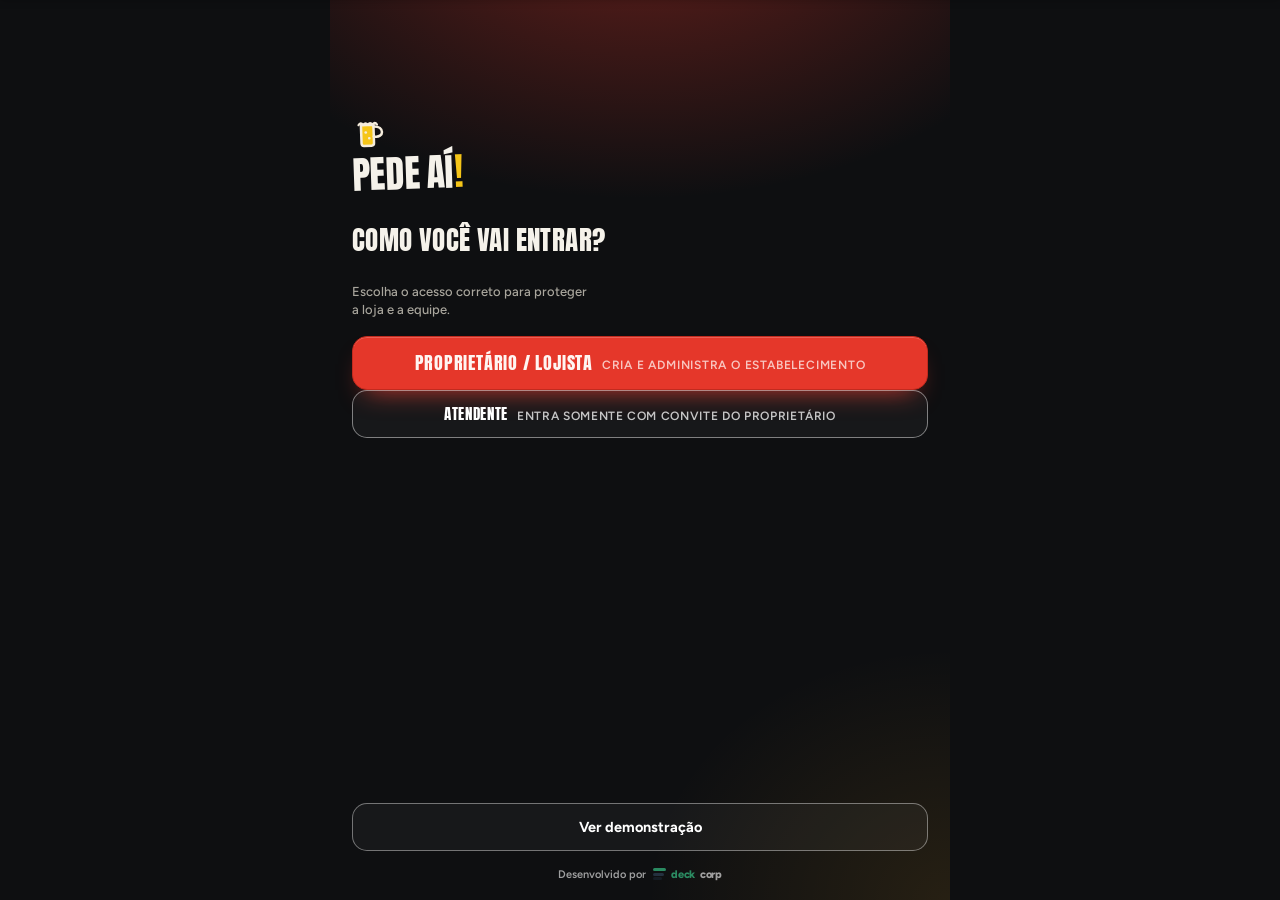
<file: app/index.html>
<!doctype html>
<html lang="pt-BR">
<head>
<meta charset="utf-8" />
<meta name="viewport" content="width=device-width, initial-scale=1, viewport-fit=cover" />
<title>PedeAí</title>
<meta name="description" content="PedeAí — comanda digital pra bar e restaurante: mesas, cozinha e caixa. Funciona sem internet, dados só no aparelho." />
<meta name="theme-color" content="#121010" />
<meta name="color-scheme" content="dark light" />
<meta name="mobile-web-app-capable" content="yes" />
<meta name="apple-mobile-web-app-capable" content="yes" />
<meta name="apple-mobile-web-app-status-bar-style" content="black-translucent" />
<meta name="apple-mobile-web-app-title" content="PedeAí" />
<link rel="manifest" href="manifest.webmanifest" />
<link rel="icon" href="icon.svg" type="image/svg+xml" />
<link rel="apple-touch-icon" href="icon-maskable.svg" />
<link rel="preconnect" href="https://fonts.googleapis.com" />
<link rel="preconnect" href="https://fonts.gstatic.com" crossorigin />
<link rel="stylesheet" href="https://fonts.googleapis.com/css2?family=Anton&family=Figtree:wght@400;500;600;700;800;900&family=Spline+Sans+Mono:wght@500;600;700&display=swap" />

<style>
  :root {
    --red: #e5372a;
    --red-deep: #c22a1e;
    --red-soft: #7a2019;
    --red-ink: #fff5f2;
    --ink: #121010;
    --ink-2: #1c1815;
    --ink-3: #29231e;
    --ink-4: #37302a;
    --line: #3c332c;
    --bone: #f3ede2;
    --bone-dim: #a89e8d;
    --bone-faint: #6d6355;
    --paper: #f5ecdc;
    --paper-2: #efe4cf;
    --paper-line: #d8c9ab;
    --paper-ink: #241c11;
    --paper-faint: #8a7a5c;
    --yellow: #f5c518;
    --yellow-ink: #2c1e00;
    --green: #43bd6b;
    --green-ink: #052312;
    --disc-bg: rgba(0,0,0,.55);
    --card-shadow: 0 1px 2px rgba(0,0,0,.3);
    --pop-shadow: 0 18px 44px rgba(0,0,0,.5);
    --tap: 50px;
    --safe-b: env(safe-area-inset-bottom, 0px);
    --safe-t: env(safe-area-inset-top, 0px);
    color-scheme: dark;
  }
  /* ---- light theme (forced) ---- */
  :root[data-theme="light"] {
    --ink: #f4efe6;
    --ink-2: #fffdf8;
    --ink-3: #efe7d8;
    --ink-4: #e5dac6;
    --line: #ddd0ba;
    --bone: #241c14;
    --bone-dim: #6f6455;
    --bone-faint: #9a8e7c;
    --disc-bg: rgba(30,22,14,.42);
    --card-shadow: 0 1px 2px rgba(120,100,70,.18);
    --pop-shadow: 0 18px 44px rgba(90,70,45,.28);
    color-scheme: light;
  }
  /* ---- light theme (auto / system) ---- */
  @media (prefers-color-scheme: light) {
    :root:not([data-theme]) {
      --ink: #f4efe6;
      --ink-2: #fffdf8;
      --ink-3: #efe7d8;
      --ink-4: #e5dac6;
      --line: #ddd0ba;
      --bone: #241c14;
      --bone-dim: #6f6455;
      --bone-faint: #9a8e7c;
      --disc-bg: rgba(30,22,14,.42);
      --card-shadow: 0 1px 2px rgba(120,100,70,.18);
      --pop-shadow: 0 18px 44px rgba(90,70,45,.28);
      color-scheme: light;
    }
  }

  * { box-sizing: border-box; -webkit-tap-highlight-color: transparent; }
  [hidden] { display: none !important; }
  html, body { height: 100%; }
  body {
    margin: 0; background: var(--ink); color: var(--bone);
    font-family: "Figtree", system-ui, -apple-system, "Segoe UI", Roboto, sans-serif;
    line-height: 1.4; -webkit-font-smoothing: antialiased; overscroll-behavior-y: none;
    transition: background .25s ease, color .25s ease;
  }
  button { font-family: inherit; color: inherit; cursor: pointer; border: none; background: none; }
  input, select, textarea { font-family: inherit; }
  h1, h2, h3, h4 { margin: 0; }
  .anton { font-family: "Anton", "Figtree", sans-serif; font-weight: 400; letter-spacing: .01em; text-transform: uppercase; }
  .mono { font-family: "Spline Sans Mono", ui-monospace, monospace; font-variant-numeric: tabular-nums; }

  .ic { width: 24px; height: 24px; display: inline-block; flex: none; vertical-align: middle; }
  .ic svg { width: 100%; height: 100%; display: block; }

  #app { max-width: 620px; margin: 0 auto; min-height: 100%; display: flex; flex-direction: column; position: relative; }

  .awning { height: 10px; flex: none; background: repeating-linear-gradient(90deg, var(--red) 0 22px, #f3ede2 22px 44px); }
  .awning.thin { height: 6px; opacity: .9; }
  .trialbar { background: var(--yellow); color: var(--yellow-ink); font-weight: 800; font-size: 10.5px; text-align: center; padding: 5px 8px; text-transform: uppercase; letter-spacing: .05em; }
  .updbar { background: var(--ink); color: var(--bone); font-weight: 700; font-size: 12px; display: flex; align-items: center; justify-content: center; gap: 10px; padding: 7px 12px; }
  .updbar button { background: var(--yellow); color: var(--yellow-ink); border: none; font-weight: 800; font-size: 11px; text-transform: uppercase; letter-spacing: .04em; padding: 5px 12px; border-radius: 8px; }
  .demobar { background: #2563EB; color: #fff; font-weight: 800; font-size: 10.5px; text-align: center; padding: 5px 8px; text-transform: uppercase; letter-spacing: .05em; }
  .demobar button { margin-left: 10px; border: 1px solid rgba(255,255,255,.75); border-radius: 999px; background: transparent; color: #fff; font: inherit; font-size: 10px; padding: 3px 9px; cursor: pointer; }
  .app-lock { min-height: 100vh; display: grid; place-items: center; padding: 32px; background: var(--red); color: #fff; text-align: center; }
  .app-lock .lock-card { width: min(420px, 100%); padding: 30px 24px; border-radius: 22px; background: rgba(23,18,11,.94); box-shadow: 0 20px 60px rgba(0,0,0,.25); }
  .notifhost { display: flex; flex-direction: column; gap: 6px; padding: 0 12px; }
  .notifhost:empty { display: none; }
  .notif { margin-top: 8px; background: var(--yellow); color: var(--yellow-ink); border: 2px solid var(--yellow-ink); border-radius: 12px; padding: 10px 12px; font-weight: 800; font-size: 13px; text-align: left; display: flex; align-items: center; gap: 8px; box-shadow: 0 6px 18px rgba(0,0,0,.28); animation: slideDown .28s cubic-bezier(.2,1.2,.3,1) both; }
  .notif .nx { margin-left: auto; opacity: .7; flex: none; }
  @keyframes slideDown { from { transform: translateY(-8px); opacity: 0 } to { transform: none; opacity: 1 } }
  .topbar .backchip.exit { border-color: var(--red); color: var(--red); width: auto; min-width: 36px; padding: 0 8px; gap: 4px; display: inline-flex; }
  .topbar .backchip .bl { font-size: 11px; font-weight: 800; text-transform: uppercase; letter-spacing: .04em; }
  #coach { position: fixed; inset: 0; z-index: 80; pointer-events: none; }
  .coach-spot { position: fixed; border-radius: 14px; box-shadow: 0 0 0 4px var(--yellow), 0 0 0 9999px rgba(0,0,0,.62); transition: all .2s ease; pointer-events: none; }
  .coach-bub { position: fixed; left: 50%; transform: translateX(-50%); width: min(88vw, 400px); background: var(--bone); color: var(--ink); border: 2px solid #000; border-radius: 16px; padding: 14px 16px; box-shadow: 0 16px 40px rgba(0,0,0,.45); pointer-events: auto; }
  .coach-bub.center { top: 50%; transform: translate(-50%, -50%); }
  .coach-bub p { margin: 6px 0 12px; font-size: 14px; line-height: 1.5; font-weight: 600; }
  .coach-bub .cg-step { font-size: 11px; font-weight: 800; text-transform: uppercase; letter-spacing: .06em; color: var(--red); }
  .coach-bub .cg-row { display: flex; align-items: center; gap: 10px; flex-wrap: wrap; }
  .coach-bub .cg-skip { background: none; border: none; color: var(--ink-soft, #6b6b6b); font-weight: 700; font-size: 13px; padding: 6px 4px; }
  .coach-bub .cg-next { background: var(--red); color: #fff; border: none; font-weight: 800; font-size: 14px; padding: 9px 18px; border-radius: 12px; margin-left: auto; }
  .coach-bub .cg-hint { margin-left: auto; font-size: 12px; font-weight: 700; color: var(--red); }
  .receipt-prev { background: #fff; color: #111; border: 1px solid var(--line); border-radius: 10px; padding: 14px; font-family: "Courier New", ui-monospace, monospace; font-size: 12px; line-height: 1.35; white-space: pre; overflow-x: auto; }
  @media print { body > *:not(iframe):not(.qr-print) { display: none !important; } }
  .syncdot { width: 9px; height: 9px; border-radius: 50%; flex: none; margin-left: 2px; background: var(--bone-faint); }
  .syncdot.s-online { background: var(--green); box-shadow: 0 0 0 3px rgba(67,189,107,.22); }
  .syncdot.s-offline { background: var(--yellow); }
  .syncdot.s-badpin, .syncdot.s-noroom { background: var(--red); }
  .network-status { display: inline-flex; align-items: center; gap: 5px; flex: none; min-height: 36px; padding: 4px 6px; border: 1px solid var(--line); border-radius: 8px; background: transparent; color: var(--bone); font: inherit; font-size: 10px; cursor: pointer; }
  .network-status:focus-visible { outline: 2px solid var(--yellow); outline-offset: 2px; }
  .paircode { display: flex; align-items: center; justify-content: space-between; border: 2px solid var(--line); border-radius: 12px; padding: 12px 16px; margin-bottom: 10px; background: var(--ink); }
  .paircode span { font-size: 12px; font-weight: 800; text-transform: uppercase; letter-spacing: .06em; color: var(--bone-dim); }
  .paircode b { font-size: 26px; letter-spacing: .18em; }
  .scanwrap { position: fixed; inset: 0; z-index: 90; background: #000; display: flex; align-items: center; justify-content: center; }
  .scanwrap video { width: 100%; height: 100%; object-fit: cover; }
  .scanwrap .scanbox { position: absolute; width: 62vw; max-width: 300px; aspect-ratio: 1; border: 3px solid var(--yellow); border-radius: 18px; box-shadow: 0 0 0 100vmax rgba(0,0,0,.5); }
  .scanwrap .scanx { position: absolute; top: calc(14px + var(--safe-t)); right: 16px; width: 44px; height: 44px; border-radius: 12px; background: rgba(0,0,0,.55); color: #fff; display: grid; place-items: center; }
  .scanwrap .scanhint { position: absolute; bottom: calc(40px + var(--safe-b)); left: 0; right: 0; text-align: center; color: #fff; font-weight: 700; font-size: 14px; text-shadow: 0 1px 4px #000; }
  body.kiosk .krail { gap: 16px; }
  body.kiosk .kt .kt-h .ttl { font-size: 21px; }
  body.kiosk .kt .ki { padding: 14px 0; }
  body.kiosk .kt .ki .kx { font-size: 17px; }
  body.kiosk .kt .ki .kbtn { padding: 12px 18px; font-size: 14px; }
  body.kiosk main { padding-bottom: 24px; }
  body.kiosk .screen-title { font-size: 30px; }

  /* ---------- buttons ---------- */
  .btn {
    display: inline-flex; align-items: center; justify-content: center; gap: 9px;
    min-height: var(--tap); padding: 0 20px; border-radius: 14px;
    background: var(--ink-3); color: var(--bone);
    font-size: 15px; font-weight: 700; border: 2px solid var(--line);
    transition: transform .12s cubic-bezier(.2,.9,.3,1.2), filter .12s;
  }
  .btn:active { transform: translateY(1px) scale(.985); filter: brightness(.95); }
  .btn.block { display: flex; width: 100%; }
  .btn.lg { min-height: 58px; font-size: 16px; border-radius: 16px; }
  .btn.red { background: var(--red); border-color: var(--red-deep); color: var(--red-ink); }
  .btn.bone { background: var(--bone); border-color: var(--bone); color: var(--ink); }
  .btn.ghost { background: transparent; border-color: var(--line); }
  .btn.ghost.plain { border-color: transparent; }
  .btn.danger { color: #f0897b; border-color: var(--red-soft); background: transparent; }
  .btn.xl { min-height: 62px; font-size: 17px; }
  .btn .ic { width: 21px; height: 21px; }
  .btn:disabled { opacity: .4; }
  .btn.is-loading { opacity: .55; cursor: progress; pointer-events: none; }
  #reconnbar { position: fixed; left: 0; right: 0; top: 0; z-index: 60; display: flex; align-items: center; justify-content: center; gap: 8px;
    font-size: 12.5px; font-weight: 800; letter-spacing: .02em; padding: 6px 12px calc(6px + env(safe-area-inset-top, 0px));
    background: #b26a00; color: #fff; box-shadow: 0 2px 10px rgba(0,0,0,.28); transform: translateY(-110%); transition: transform .22s ease; }
  #reconnbar.on { transform: translateY(0); }
  #reconnbar .spin { width: 12px; height: 12px; border-radius: 50%; border: 2px solid rgba(255,255,255,.4); border-top-color: #fff; animation: reconnspin .8s linear infinite; }
  @keyframes reconnspin { to { transform: rotate(360deg); } }
  @media (prefers-reduced-motion: reduce) { #reconnbar { transition: none; } #reconnbar .spin { animation: none; } }
  .btn.slab { font-family: "Anton", sans-serif; text-transform: uppercase; letter-spacing: .03em; font-weight: 400; font-size: 19px; }

  .muted { color: var(--bone-dim); }
  .empty { text-align: center; color: var(--bone-faint); padding: 40px 24px; }
  .empty .em-mark { width: 92px; height: 92px; margin: 0 auto 14px; display: grid; place-items: center; background: var(--ink-3); border-radius: 50%; }
  .empty .em-mark svg { width: 58px; height: 58px; }
  .empty p { font-size: 15px; }
  .empty .em-big { font-family: "Anton", sans-serif; text-transform: uppercase; font-size: 22px; color: var(--bone-dim); margin-bottom: 4px; }

  /* ---------- onboarding ---------- */
  .ob { flex: 1; min-height: calc(100dvh - var(--safe-t)); display: flex; flex-direction: column; overflow-y: auto; overscroll-behavior: none; touch-action: pan-y; }
  .ob-red { background: var(--red); color: var(--red-ink); }
  .ob-pad { min-height: calc(100dvh - var(--safe-t)); padding: calc(26px + var(--safe-t)) 24px calc(26px + var(--safe-b)); flex: 1; display: flex; flex-direction: column; }
  .ob-mid { flex: 1; display: flex; flex-direction: column; justify-content: center; }
  .ob-top { display: flex; justify-content: space-between; align-items: center; min-height: 40px; }
  .ob-actions { display: flex; flex-direction: column; gap: 11px; }

  .wordmark { font-family: "Anton", sans-serif; text-transform: uppercase; line-height: .96; letter-spacing: -.005em; white-space: nowrap; }
  .wordmark .l1 { font-size: clamp(46px, 15.5vw, 60px); }
  .wordmark .l2 { font-size: clamp(46px, 15.5vw, 60px); margin-left: .16em; }
  .wordmark .l2 .bang { color: #f5c518; margin-left: .02em; }
  .splash-mark { animation: stampIn .5s cubic-bezier(.2,1.4,.4,1) both; transform-origin: left center; }
  .ob-tag { font-size: 17px; font-weight: 600; margin-top: 18px; max-width: 24ch; opacity: .92; }
  .credit { display: flex; align-items: center; justify-content: center; gap: 7px; font-size: 11px; font-weight: 600; opacity: .8; }
  .splash-screen .ob-pad { width: 100%; }
  .splash-screen .ob-mid { padding-top: 4vh; padding-bottom: 3vh; }
  .splash-screen .wordmark .l1, .splash-screen .wordmark .l2 { font-size: clamp(52px, 16vw, 68px); }
  .splash-screen .ob-tag { font-size: 18px; }
  @media (max-height: 720px) { .splash-screen .ob-pad { padding-top: calc(14px + var(--safe-t)); padding-bottom: calc(14px + var(--safe-b)); } .splash-screen .ob-mid { padding-top: 0; padding-bottom: 0; } .splash-screen .ob-tag { font-size: 15px; margin-top: 10px; } .splash-screen .ob-actions { gap: 7px; } .splash-screen .btn { min-height: 46px; } }

  .slide-ic { width: 92px; height: 92px; margin-bottom: 20px; color: var(--red); }
  .slide h2 { font-family: "Anton", sans-serif; text-transform: uppercase; font-size: 34px; line-height: .95; }
  .slide p { color: var(--bone-dim); font-size: 15px; margin-top: 12px; max-width: 30ch; }

  .wz-step { font-family: "Anton", sans-serif; font-size: 30px; color: var(--red); text-transform: uppercase; }
  .wz h2 { font-family: "Anton", sans-serif; text-transform: uppercase; font-size: 27px; margin: 2px 0 20px; line-height: .95; }
  .field { display: block; margin-bottom: 15px; }
  .field span { display: block; font-size: 12px; font-weight: 700; color: var(--bone-dim); text-transform: uppercase; letter-spacing: .05em; margin-bottom: 7px; }
  .field input, .field select, .field textarea {
    width: 100%; min-height: var(--tap); padding: 13px 15px; font-size: 16px; font-weight: 600;
    background: var(--ink-2); border: 2px solid var(--line); border-radius: 12px; color: var(--bone);
  }
  .field textarea { resize: vertical; min-height: 84px; line-height: 1.45; }
  .field input:focus, .field select:focus, .field textarea:focus { outline: none; border-color: var(--red); }
  .choice { display: flex; flex-direction: column; gap: 11px; }
  .choice button {
    text-align: left; border: 2px solid var(--line); background: var(--ink-2);
    border-radius: 14px; padding: 15px 16px; font-size: 15px; font-weight: 700; color: var(--bone);
    transition: transform .1s;
  }
  .choice button:active { transform: scale(.99); }
  .choice button.on { border-color: var(--red); background: var(--ink-3); box-shadow: inset 4px 0 0 var(--red); }
  .choice button small { display: block; font-weight: 500; color: var(--bone-dim); font-size: 13px; margin-top: 4px; }
  .logo-drop { display: flex; align-items: center; gap: 13px; border: 2px dashed var(--line); border-radius: 14px; padding: 13px; margin-bottom: 15px; }
  .logo-drop img { width: 46px; height: 46px; border-radius: 10px; object-fit: cover; }
  .logo-drop .ph { width: 46px; height: 46px; border-radius: 10px; background: var(--ink-3); display: grid; place-items: center; color: var(--bone-faint); }
  .logo-drop .ph .ic { width: 24px; height: 24px; }

  /* ---------- app chrome ---------- */
  .topbar { position: sticky; top: 0; z-index: 20; padding-top: var(--safe-t); background: var(--ink); }
  @supports ((backdrop-filter: blur(1px)) or (-webkit-backdrop-filter: blur(1px))) {
    .topbar { background: color-mix(in srgb, var(--ink) 76%, transparent); backdrop-filter: blur(16px) saturate(1.4); -webkit-backdrop-filter: blur(16px) saturate(1.4); }
  }
  .topbar-in { display: flex; align-items: center; gap: 10px; padding: 11px 15px 10px; }
  .topbar .backchip { width: 36px; height: 36px; border: 2px solid var(--line); border-radius: 11px; display: grid; place-items: center; flex: none; background: var(--ink-2); transition: transform .12s; }
  .topbar .backchip:active { transform: scale(.9); }
  .topbar .backchip .ic { width: 20px; height: 20px; }
  .topbar .blogo { width: 32px; height: 32px; border-radius: 9px; object-fit: cover; flex: none; }
  .topbar .bmark { width: 32px; height: 32px; flex: none; }
  .topbar .bname { font-family: "Anton", sans-serif; text-transform: uppercase; font-size: 18px; letter-spacing: .02em; min-width: 0; overflow: hidden; text-overflow: ellipsis; white-space: nowrap; }
  .staffchip { margin-left: auto; flex: none; display: flex; align-items: center; gap: 8px; border: 2px solid var(--line); border-radius: 999px; padding: 4px 12px 4px 5px; background: var(--ink-2); transition: transform .12s; }
  .staffchip:active { transform: scale(.96); }
  .staffchip .av { width: 24px; height: 24px; border-radius: 50%; background: var(--red); color: var(--red-ink); display: grid; place-items: center; font-weight: 800; font-size: 11px; }
  .staffchip .nm { font-size: 12px; font-weight: 800; line-height: 1.05; }
  .staffchip .rl { font-size: 9px; font-weight: 700; color: var(--bone-faint); text-transform: uppercase; letter-spacing: .06em; }

  main { flex: 1; padding: 18px 16px 116px; }
  .view-in { animation: none; }
  .screen-title { font-family: "Anton", sans-serif; text-transform: uppercase; font-size: 26px; margin-bottom: 16px; }
  .screen-sub { color: var(--bone-dim); font-size: 13px; margin: -10px 0 14px; }

  /* tables */
  .grid { display: grid; grid-template-columns: 1fr 1fr; gap: 13px; }
  .tcard { text-align: left; border-radius: 18px; background: var(--ink-2); border: 2px solid var(--line); padding: 0; overflow: hidden; min-height: 132px; display: flex; flex-direction: column; box-shadow: var(--card-shadow); transition: transform .12s, border-color .12s, opacity .12s; touch-action: manipulation; cursor: grab; }
  .tcard:active { transform: scale(.97); cursor: grabbing; }
  .tcard.dragging { opacity: .45; }
  .tcard.drag-over { border-color: var(--yellow); transform: translateY(-3px); }
  .tcard .bar { height: 7px; background: var(--red); }
  .tcard.wait .bar { background: var(--yellow); }
  .tcard .body { padding: 13px 14px; display: flex; flex-direction: column; gap: 5px; flex: 1; }
  .tcard .tname { font-family: "Anton", sans-serif; text-transform: uppercase; font-size: 21px; line-height: .9; }
  .tcard .tmeta { font-size: 11px; color: var(--bone-faint); font-weight: 600; }
  .tcard .tflags { display: flex; gap: 5px; flex-wrap: wrap; }
  .tcard .fl { font-size: 9px; font-weight: 800; text-transform: uppercase; letter-spacing: .04em; padding: 3px 7px; border-radius: 6px; }
  .tcard .fl.wait { background: var(--yellow); color: var(--yellow-ink); }
  .tcard .fl.kit { background: var(--ink-4); color: var(--bone-dim); }
  .tcard .fl.note { background: var(--ink-4); color: var(--bone-dim); }
  .tcard .ttotal { margin-top: auto; font-family: "Spline Sans Mono", monospace; font-weight: 700; font-size: 21px; }

  .fab { position: fixed; left: 50%; transform: translateX(-50%); bottom: calc(90px + var(--safe-b)); z-index: 15; width: min(calc(100% - 32px), 588px); box-shadow: 0 10px 28px rgba(0,0,0,.45); }

  /* ---------- COMANDA (paper) ---------- */
  .comanda { background: var(--paper); color: var(--paper-ink); border-radius: 5px; position: relative; padding: 6px 16px 16px; box-shadow: 0 12px 34px rgba(0,0,0,.4); }
  .comanda::before, .comanda::after { content: ""; position: absolute; left: 0; right: 0; height: 9px; background-size: 16px 9px; }
  .comanda::before { top: -8px; background-image: linear-gradient(135deg, var(--paper) 50%, transparent 50%), linear-gradient(-135deg, var(--paper) 50%, transparent 50%); background-position: 0 0; }
  .comanda::after { bottom: -8px; background-image: linear-gradient(45deg, var(--paper) 50%, transparent 50%), linear-gradient(-45deg, var(--paper) 50%, transparent 50%); }
  .comanda-head { display: flex; align-items: baseline; justify-content: space-between; border-bottom: 2px dashed var(--paper-line); padding: 8px 0 10px; }
  .comanda-head .ttl { font-family: "Anton", sans-serif; text-transform: uppercase; font-size: 20px; }
  .comanda-head .no { font-family: "Spline Sans Mono", monospace; font-weight: 700; font-size: 15px; color: var(--paper-faint); }
  .cmd-note { display: flex; gap: 7px; align-items: flex-start; font-size: 12.5px; font-weight: 600; color: var(--paper-ink); background: rgba(245,197,24,.28); border-left: 3px solid var(--yellow); padding: 7px 9px; margin: 9px 0 2px; border-radius: 3px; }
  .cmd-note .ic { width: 15px; height: 15px; flex: none; margin-top: 1px; color: var(--paper-faint); }
  .cl { display: flex; align-items: flex-start; gap: 12px; padding: 11px 0; border-bottom: 1px dashed var(--paper-line); }
  .cl .cl-main { flex: 1; min-width: 0; text-align: left; color: var(--paper-ink); }
  .cl .cl-name { font-weight: 700; font-size: 14.5px; }
  .cl .cl-name .k { color: var(--red-deep); }
  .cl .cl-unit { font-size: 11.5px; color: var(--paper-faint); font-family: "Spline Sans Mono", monospace; }
  .cl .cl-obs { font-size: 11.5px; color: var(--red-deep); font-weight: 700; margin-top: 2px; }
  .cl .cl-tot { font-family: "Spline Sans Mono", monospace; font-weight: 700; white-space: nowrap; }
  .cl.cancelled { opacity: .58; }
  .cl.cancelled .cl-name { text-decoration: line-through; }
  .cl.dropIn { animation: dropIn .4s cubic-bezier(.2,1.5,.4,1) both; }
  .comanda-tot { display: flex; align-items: baseline; justify-content: space-between; padding: 13px 0 3px; }
  .comanda-tot .lbl { font-family: "Anton", sans-serif; text-transform: uppercase; font-size: 17px; }
  .comanda-tot .val { font-family: "Anton", sans-serif; font-size: 30px; }

  .stepper { display: flex; align-items: center; border: 2px solid var(--paper-line); border-radius: 10px; overflow: hidden; background: var(--paper-2); }
  .stepper button { width: 38px; height: 38px; display: grid; place-items: center; color: var(--paper-ink); }
  .stepper button:active { background: var(--paper-line); }
  .stepper .q { min-width: 30px; text-align: center; font-weight: 800; font-size: 15px; font-family: "Spline Sans Mono", monospace; }
  .stepper .ic { width: 18px; height: 18px; }
  .stepper.dark { border-color: var(--line); background: var(--ink); }
  .stepper.dark button { color: var(--bone); }
  .stepper.dark button:active { background: var(--ink-3); }

  .tbar { display: flex; align-items: center; gap: 10px; margin-bottom: 16px; }
  .tbar .back { width: 44px; height: 44px; border: 2px solid var(--line); border-radius: 12px; display: grid; place-items: center; flex: none; background: var(--ink-2); transition: transform .12s; }
  .tbar .back:active { transform: scale(.9); }

  /* ---------- cozinha ---------- */
  .krail { display: flex; flex-direction: column; gap: 13px; }
  .kt { background: var(--paper); color: var(--paper-ink); border-radius: 5px; padding: 4px 15px 12px; position: relative; box-shadow: 0 6px 20px rgba(0,0,0,.35); border-left: 5px solid transparent; }
  .kt::before { content: ""; position: absolute; top: -8px; left: 0; right: 0; height: 9px; background-size: 16px 9px; background-image: linear-gradient(135deg, var(--paper) 50%, transparent 50%), linear-gradient(-135deg, var(--paper) 50%, transparent 50%); }
  .kt.warn { border-left-color: var(--yellow); }
  .kt.late { border-left-color: var(--red); animation: ktPulse 1.8s ease-in-out infinite; }
  .kt .kt-h { display: flex; align-items: center; gap: 8px; border-bottom: 2px dashed var(--paper-line); padding: 9px 0 8px; }
  .kt .kt-h .ttl { font-family: "Anton", sans-serif; text-transform: uppercase; font-size: 17px; }
  .kt .kt-h .since { margin-left: auto; font-size: 11px; color: var(--paper-faint); font-weight: 700; font-family: "Spline Sans Mono", monospace; }
  .kt .kt-h .since.warn { color: var(--red-deep); }
  .kt .ki { display: flex; align-items: center; gap: 11px; padding: 10px 0; border-bottom: 1px dashed var(--paper-line); }
  .kt .ki:last-child { border-bottom: none; }
  .kt .ki .kq { font-family: "Spline Sans Mono", monospace; font-weight: 700; color: var(--red-deep); min-width: 28px; }
  .kt .ki .kx { flex: 1; font-weight: 700; font-size: 14px; }
  .kt .ki .kx .kobs { display: block; font-size: 11.5px; color: var(--red-deep); font-weight: 700; }
  .kt .ki .kx .knew { display: inline-block; background: var(--red); color: var(--red-ink); font-size: 8.5px; font-weight: 800; text-transform: uppercase; letter-spacing: .05em; padding: 2px 5px; border-radius: 4px; margin-left: 6px; vertical-align: middle; }
  .kt .ki.done .kx { text-decoration: line-through; color: var(--paper-faint); }
  .kt .ki .kbtn { display: flex; align-items: center; gap: 5px; border: 2px solid var(--paper-line); border-radius: 9px; padding: 8px 12px; font-size: 12px; font-weight: 800; color: var(--paper-ink); text-transform: uppercase; }
  .kt .ki .kbtn .ic { width: 15px; height: 15px; }
  .kt .ki.done .kbtn { background: var(--green); border-color: var(--green); color: var(--green-ink); }
  .kt .kt-all { width: 100%; margin-top: 10px; border: 2px solid var(--paper-line); border-radius: 10px; padding: 10px; font-weight: 800; font-size: 13px; text-transform: uppercase; color: var(--paper-ink); background: var(--paper-2); }

  /* ---------- caixa / dia ---------- */
  .reopen-row { width: 100%; display: flex; align-items: center; gap: 11px; border: 2px solid var(--yellow); background: rgba(245,197,24,.12); border-radius: 14px; padding: 13px 14px; margin-bottom: 16px; text-align: left; color: var(--bone); }
  .reopen-row .ic { width: 20px; height: 20px; color: var(--yellow); flex: none; }
  .reopen-row .r-main { flex: 1; min-width: 0; }
  .reopen-row .r-t { font-weight: 800; font-size: 13px; }
  .reopen-row .r-s { font-size: 11px; color: var(--bone-faint); font-weight: 600; }
  .reopen-row .r-go { font-family: "Anton", sans-serif; text-transform: uppercase; font-size: 13px; color: var(--yellow); }

  .stat-grid { display: grid; grid-template-columns: 1fr 1fr; gap: 12px; margin-bottom: 12px; }
  .stat { border: 2px solid var(--line); background: var(--ink-2); border-radius: 16px; padding: 13px 14px; box-shadow: var(--card-shadow); }
  .stat.hero { grid-column: 1 / -1; background: var(--red); border-color: var(--red-deep); color: var(--red-ink); }
  .stat small { display: block; font-size: 10.5px; font-weight: 800; text-transform: uppercase; letter-spacing: .07em; opacity: .8; margin-bottom: 3px; }
  .stat b { font-family: "Anton", sans-serif; font-size: 26px; letter-spacing: .01em; }
  .stat.hero b { font-size: 40px; }
  .miniline { font-size: 12.5px; color: var(--bone-dim); font-weight: 600; margin: 2px 0 14px; }
  .sec-h { font-family: "Anton", sans-serif; text-transform: uppercase; font-size: 15px; color: var(--red); margin: 22px 0 6px; letter-spacing: .03em; }
  .rank-row { display: flex; align-items: center; gap: 11px; padding: 9px 0; border-bottom: 1px solid var(--line); font-size: 14px; font-weight: 600; }
  .rank-row .q { font-family: "Spline Sans Mono", monospace; font-weight: 700; color: var(--red); min-width: 34px; }
  .rank-row .bar { flex: 1; height: 8px; background: var(--ink-3); border-radius: 4px; overflow: hidden; }
  .rank-row .bar i { display: block; height: 100%; background: var(--red); }
  .hist-row { display: flex; justify-content: space-between; padding: 10px 0; border-bottom: 1px solid var(--line); font-size: 14px; font-weight: 600; }
  .pay-row { display: flex; align-items: center; gap: 11px; padding: 9px 0; border-bottom: 1px solid var(--line); font-size: 14px; font-weight: 600; }
  .pay-row .pi { width: 30px; height: 30px; border-radius: 9px; background: var(--ink-3); display: grid; place-items: center; flex: none; color: var(--bone-dim); }
  .pay-row .pi .ic { width: 17px; height: 17px; }
  .pay-row .pn { flex: 1; }
  .pay-row .pv { font-family: "Spline Sans Mono", monospace; font-weight: 700; }
  .listrow { width: 100%; text-align: left; border-bottom: 1px solid var(--line); display: flex; align-items: center; gap: 11px; padding: 13px 2px; color: var(--bone); }
  .listrow .name { font-weight: 700; }
  .listrow .sub { font-size: 11.5px; color: var(--bone-faint); font-weight: 600; }
  .listrow .right { margin-left: auto; font-weight: 700; font-family: "Spline Sans Mono", monospace; }
  .listrow .chev { margin-left: auto; color: var(--bone-faint); }
  .listrow .chev .ic { width: 18px; height: 18px; }
  .listrow.tap:active { background: var(--ink-2); }

  /* config */
  .cfg-sec { border: 2px solid var(--line); background: var(--ink-2); border-radius: 16px; margin-bottom: 13px; overflow: hidden; box-shadow: var(--card-shadow); }
  .cfg-sec > h4 { padding: 12px 16px; font-family: "Anton", sans-serif; text-transform: uppercase; font-size: 13px; color: var(--bone-dim); border-bottom: 2px solid var(--line); letter-spacing: .04em; }
  .cfg-row { display: flex; align-items: center; gap: 11px; padding: 13px 16px; border-bottom: 1px solid var(--line); font-size: 14px; font-weight: 600; width: 100%; text-align: left; color: var(--bone); }
  .cfg-row:last-child { border-bottom: none; }
  .cfg-row .right { margin-left: auto; }
  .cfg-row.act { color: var(--red); font-weight: 800; }
  .cfg-row.collab-add { color: var(--red); background: color-mix(in srgb, var(--red) 14%, var(--ink-2)); border: 2px solid var(--red); border-radius: 12px; margin: 8px 0; justify-content: center; font-size: 15px; }
  .cfg-row .sub { font-size: 11px; color: var(--bone-faint); font-weight: 600; }
  .cfg-opt { display: flex; align-items: flex-start; gap: 10px; width: 100%; text-align: left; padding: 11px 12px; margin: 6px 0; border: 2px solid var(--line); border-radius: 12px; background: var(--ink); color: var(--bone); }
  .cfg-opt.on { border-color: var(--red); background: rgba(229,55,42,.1); }
  .cfg-opt-tick { width: 22px; height: 22px; border-radius: 50%; border: 2px solid var(--line); display: grid; place-items: center; flex: none; color: transparent; margin-top: 1px; }
  .cfg-opt.on .cfg-opt-tick { background: var(--red); border-color: var(--red); color: #fff; }
  .cfg-opt-txt { display: flex; flex-direction: column; gap: 2px; font-size: 13.5px; font-weight: 700; }
  .cfg-opt-txt .sub { font-size: 11.5px; color: var(--bone-faint); font-weight: 600; }
  .cfg-av { width: 28px; height: 28px; border-radius: 50%; background: var(--ink-4); display: grid; place-items: center; font-size: 11px; font-weight: 800; flex: none; }

  /* segmented control */
  .seg { display: flex; gap: 4px; background: var(--ink); border: 2px solid var(--line); border-radius: 13px; padding: 4px; }
  .seg button { flex: 1; min-height: 42px; border-radius: 9px; font-size: 13.5px; font-weight: 800; color: var(--bone-dim); transition: transform .1s; }
  .seg button:active { transform: scale(.97); }
  .seg button.on { background: var(--red); color: var(--red-ink); }
  .seg.paper { background: var(--paper-2); border-color: var(--paper-line); }
  .seg.paper button { color: var(--paper-faint); }
  .seg.paper button.on { background: var(--red-deep); color: var(--red-ink); }

  /* ---------- bottom nav ---------- */
  nav { position: fixed; bottom: 0; left: 0; right: 0; z-index: 20; max-width: 620px; margin: 0 auto; border-top: 2px solid var(--line); padding-bottom: var(--safe-b); display: flex; background: var(--ink-2); }
  @supports ((backdrop-filter: blur(1px)) or (-webkit-backdrop-filter: blur(1px))) {
    nav { background: color-mix(in srgb, var(--ink-2) 78%, transparent); backdrop-filter: blur(16px) saturate(1.4); -webkit-backdrop-filter: blur(16px) saturate(1.4); }
  }
  nav button { flex: 1; padding: 9px 2px 8px; display: flex; flex-direction: column; align-items: center; gap: 3px; color: var(--bone-faint); transition: color .15s; }
  nav button .navic { width: 42px; height: 34px; display: grid; place-items: center; border-radius: 12px; transition: background .18s, transform .15s; }
  nav button .navic .ic { width: 23px; height: 23px; }
  nav button span { font-size: 10px; font-weight: 800; text-transform: uppercase; letter-spacing: .03em; }
  nav button.on { color: var(--bone); }
  nav button.on .navic { background: var(--red); color: var(--red-ink); }
  nav button.on.hop .navic { animation: hop .4s ease; }

  /* ---------- sheet ---------- */
  .scrim { position: fixed; inset: 0; z-index: 40; background: var(--disc-bg); display: flex; align-items: flex-end; justify-content: center; animation: scrimIn .2s ease; }
  @supports ((backdrop-filter: blur(1px)) or (-webkit-backdrop-filter: blur(1px))) {
    .scrim { backdrop-filter: blur(4px); -webkit-backdrop-filter: blur(4px); }
  }
  .sheet { background: var(--ink-2); width: 100%; max-width: 620px; border-radius: 26px 26px 0 0; border: 2px solid var(--line); border-bottom: none; max-height: 92vh; display: flex; flex-direction: column; padding-bottom: var(--safe-b); box-shadow: var(--pop-shadow); animation: sheetUp .3s cubic-bezier(.16,1,.3,1); touch-action: pan-y; will-change: transform; }
  .sheet .grab { width: 40px; height: 5px; border-radius: 3px; background: var(--line); margin: 9px auto 2px; flex: none; }
  .sheet-head { display: flex; align-items: center; gap: 10px; padding: 8px 16px 13px; border-bottom: 2px solid var(--line); }
  .sheet-head h3 { font-family: "Anton", sans-serif; text-transform: uppercase; font-size: 20px; flex: 1; min-width: 0; }
  .sheet-head .hb { width: 40px; height: 40px; border: 2px solid var(--line); border-radius: 11px; display: grid; place-items: center; flex: none; }
  .sheet-head .hb .ic { width: 18px; height: 18px; }
  .sheet-body { padding: 15px 16px 18px; overflow-y: auto; -webkit-overflow-scrolling: touch; }
  .sheet-foot { padding: 13px 16px calc(13px + var(--safe-b)); border-top: 2px solid var(--line); }

  .search { width: 100%; min-height: 48px; padding: 13px 15px; font-size: 15px; font-weight: 600; background: var(--ink); border: 2px solid var(--line); border-radius: 12px; color: var(--bone); margin-bottom: 12px; }
  .search:focus { outline: none; border-color: var(--red); }
  .chips { display: flex; gap: 8px; overflow-x: auto; padding-bottom: 10px; scrollbar-width: none; }
  .chips::-webkit-scrollbar { display: none; }
  .chip { flex: none; padding: 9px 14px; border-radius: 999px; font-size: 13px; font-weight: 800; border: 2px solid var(--line); background: var(--ink); color: var(--bone-dim); text-transform: uppercase; letter-spacing: .02em; }
  .chip.on { background: var(--red); border-color: var(--red); color: var(--red-ink); }
  .pick-grid { display: grid; grid-template-columns: 1fr 1fr; gap: 10px; }
  .pick { position: relative; text-align: left; border: 2px solid var(--line); background: var(--ink); border-radius: 13px; padding: 13px; min-height: 70px; display: flex; flex-direction: column; justify-content: center; gap: 3px; transition: transform .1s; }
  .pick:active { transform: scale(.97); background: var(--ink-3); }
  .pick .pn { font-size: 14px; font-weight: 800; line-height: 1.15; }
  .pick .pp { font-size: 12px; color: var(--bone-faint); font-family: "Spline Sans Mono", monospace; font-weight: 600; }
  .pick .badge { position: absolute; top: -9px; right: -9px; min-width: 26px; height: 26px; padding: 0 6px; background: var(--yellow); color: var(--yellow-ink); border-radius: 999px; font-size: 13px; font-weight: 800; display: grid; place-items: center; font-family: "Spline Sans Mono", monospace; }

  .divide { display: flex; align-items: center; justify-content: space-between; gap: 12px; padding: 12px 0; font-weight: 700; }
  .switch { width: 52px; height: 30px; border-radius: 999px; border: 2px solid var(--line); background: var(--ink); position: relative; flex: none; transition: background .15s, border-color .15s; }
  .switch::after { content: ""; position: absolute; top: 2px; left: 2px; width: 22px; height: 22px; border-radius: 50%; background: var(--bone-faint); transition: .16s cubic-bezier(.3,1.3,.4,1); }
  .switch.on { background: var(--red); border-color: var(--red); }
  .switch.on::after { left: 24px; background: var(--red-ink); }
  .recap-row { display: flex; justify-content: space-between; padding: 8px 0; font-size: 14px; font-weight: 600; border-bottom: 1px dashed var(--line); }
  .recap-row.grand { border-bottom: none; border-top: 2px solid var(--line); margin-top: 5px; padding-top: 12px; }
  .recap-row.grand b { font-family: "Anton", sans-serif; font-size: 26px; }
  .recap-row.disc { color: var(--green); }
  .recap-row .mono { font-family: "Spline Sans Mono", monospace; font-weight: 700; }

  .fc-block { border: 2px solid var(--line); border-radius: 14px; padding: 2px 14px; margin: 12px 0; background: var(--ink); }
  .fc-block .divide { border-bottom: 1px dashed var(--line); }
  .fc-block .divide:last-child { border-bottom: none; }
  .fc-line { width: 100%; display: flex; align-items: center; justify-content: space-between; padding: 13px 0; font-weight: 700; color: var(--bone); }
  .disc-panel { border: 2px solid var(--line); border-radius: 12px; padding: 12px; margin: 4px 0 12px; background: var(--ink); }
  .disc-panel .drow { display: flex; gap: 8px; margin-top: 10px; }
  .disc-panel .drow input { flex: 1; min-height: 46px; padding: 0 14px; font-size: 15px; font-weight: 700; background: var(--ink-2); border: 2px solid var(--line); border-radius: 10px; color: var(--bone); }
  .troco { margin-top: 10px; background: var(--green); color: var(--green-ink); border-radius: 11px; padding: 11px 14px; font-weight: 800; display: flex; justify-content: space-between; align-items: baseline; }
  .troco b { font-family: "Anton", sans-serif; font-size: 24px; }
  .troco.neg { background: var(--yellow); color: var(--yellow-ink); }

  /* PIN pad */
  .keypad { display: grid; grid-template-columns: repeat(3, 1fr); gap: 10px; }
  .keypad button { min-height: 62px; border-radius: 15px; background: var(--ink-3); border: 2px solid var(--line); font-size: 24px; font-weight: 700; font-family: "Spline Sans Mono", monospace; color: var(--bone); transition: transform .08s, background .1s; }
  .keypad button:active { transform: scale(.94); background: var(--ink-4); }
  .keypad button.kp-empty { background: none; border: none; }
  .keypad button .ic { width: 24px; height: 24px; }

  /* ---------- toast (sticker) ---------- */
  .toast { position: fixed; left: 50%; bottom: calc(164px + var(--safe-b)); z-index: 60; background: var(--yellow); color: var(--yellow-ink); padding: 10px 18px; border-radius: 12px; font-size: 14px; font-weight: 900; pointer-events: none; border: 2px solid var(--yellow-ink); box-shadow: 3px 3px 0 rgba(0,0,0,.35); animation: slap 1.7s cubic-bezier(.2,1.6,.4,1) forwards; }

  /* ---------- pay FX ---------- */
  .payfx { position: fixed; inset: 0; z-index: 80; display: grid; place-items: center; background: rgba(0,0,0,.55); }
  .payfx .paper { position: absolute; width: min(78%, 340px); height: 210px; background: var(--paper); border-radius: 4px; animation: tear .55s ease-in forwards .1s; }
  .payfx .stamp { font-family: "Anton", sans-serif; text-transform: uppercase; font-size: 66px; color: var(--red); border: 6px solid var(--red); border-radius: 12px; padding: 6px 24px; letter-spacing: .06em; opacity: 0; animation: thunk .45s cubic-bezier(.2,1.5,.3,1) forwards .28s; box-shadow: 0 0 0 4px rgba(229,55,42,.15); }
  .payfx .amt { position: absolute; bottom: 32%; font-family: "Spline Sans Mono", monospace; font-weight: 700; font-size: 18px; color: #f3ede2; opacity: 0; animation: fadeUp .3s ease forwards .5s; }

  @keyframes stampIn { 0% { transform: scale(1.5) rotate(-8deg); opacity: 0; } 60% { transform: scale(.96) rotate(1deg); opacity: 1; } 100% { transform: scale(1) rotate(-2deg); } }
  @keyframes dropIn { 0% { transform: translateY(-22px) rotate(-2deg); opacity: 0; } 100% { transform: none; opacity: 1; } }
  @keyframes slap { 0% { transform: translateX(-50%) scale(1.7) rotate(9deg); opacity: 0; } 12% { transform: translateX(-50%) scale(.94) rotate(-3deg); opacity: 1; } 22% { transform: translateX(-50%) scale(1) rotate(-2deg); } 78% { opacity: 1; } 100% { opacity: 0; transform: translateX(-50%) scale(1) rotate(-2deg); } }
  @keyframes sheetUp { from { transform: translateY(60px); } }
  @keyframes scrimIn { from { opacity: 0; } }
  @keyframes viewIn { from { opacity: 0; transform: translateY(8px); } }
  @keyframes hop { 0%, 100% { transform: translateY(0); } 45% { transform: translateY(-6px); } }
  @keyframes tear { to { transform: translateY(70vh) rotate(9deg); opacity: 0; } }
  @keyframes thunk { 0% { transform: scale(2.6) rotate(-20deg); opacity: 0; } 55% { transform: scale(.88) rotate(-10deg); opacity: 1; } 100% { transform: scale(1) rotate(-12deg); opacity: 1; } }
  @keyframes fadeUp { from { opacity: 0; transform: translateY(6px); } to { opacity: 1; transform: none; } }
  @keyframes ktPulse { 0%, 100% { box-shadow: 0 6px 20px rgba(0,0,0,.35); } 50% { box-shadow: 0 6px 20px rgba(0,0,0,.35), 0 0 0 3px rgba(229,55,42,.4); } }

  /* guided tutorial */
  .tut-pad { animation: tutIn .22s ease both; }
  .tut-top { display: flex; justify-content: space-between; align-items: center; min-height: 36px; }
  .tut-eyebrow { font-family: "Anton", sans-serif; text-transform: uppercase; font-size: 14px; color: var(--red); letter-spacing: .06em; }
  .tut h2 { font-family: "Anton", sans-serif; text-transform: uppercase; font-size: 30px; line-height: .95; margin-top: 2px; }
  .guide { display: flex; gap: 10px; align-items: flex-start; margin: 15px 0 6px; }
  .guide .gmark { width: 38px; height: 38px; flex: none; }
  .guide .bubble { background: var(--ink-3); border: 2px solid var(--line); border-radius: 4px 14px 14px 14px; padding: 11px 13px; font-weight: 600; font-size: 14px; animation: popIn .22s ease both; }
  .guide .bubble b { color: var(--yellow); }
  .tut-stage { flex: 1; display: flex; flex-direction: column; justify-content: center; gap: 18px; }
  .tut-target { position: relative; align-self: center; }
  .pulse { animation: pulseRing 1.5s ease-out infinite; }
  .hand { position: absolute; font-size: 27px; animation: handBob 1s ease-in-out infinite; pointer-events: none; }
  .tut-dots { display: flex; gap: 7px; justify-content: center; margin-top: 12px; }
  .tut-dots i { width: 22px; height: 6px; border-radius: 3px; background: var(--ink-4); }
  .tut-dots i.on { background: var(--red); }
  .mini-menu { display: flex; gap: 8px; }
  .mini-menu button { flex: 1; border: 2px solid var(--line); background: var(--ink-2); border-radius: 12px; padding: 12px 6px; font-weight: 800; font-size: 14px; color: var(--bone); }
  .mini-menu button:disabled { opacity: .38; }
  .mini-menu button .mm-p { display: block; font-size: 11px; color: var(--bone-faint); font-family: "Spline Sans Mono", monospace; margin-top: 3px; }
  .cheer { position: fixed; left: 50%; top: 38%; z-index: 72; background: var(--green); color: var(--green-ink); font-family: "Anton", sans-serif; text-transform: uppercase; font-size: 34px; padding: 8px 24px; border-radius: 13px; border: 3px solid var(--green-ink); animation: cheerPop .5s cubic-bezier(.2,1.6,.3,1) both; }
  @keyframes tutIn { from { opacity: 0; transform: translateX(14px); } }
  @keyframes pulseRing { 0% { box-shadow: 0 0 0 0 rgba(229,55,42,.55); } 70% { box-shadow: 0 0 0 16px rgba(229,55,42,0); } 100% { box-shadow: 0 0 0 0 rgba(229,55,42,0); } }
  @keyframes handBob { 0%, 100% { transform: translateY(0); } 50% { transform: translateY(-9px); } }
  @keyframes cheerPop { 0% { transform: translateX(-50%) scale(2) rotate(-12deg); opacity: 0; } 55% { transform: translateX(-50%) scale(.92) rotate(4deg); opacity: 1; } 100% { transform: translateX(-50%) scale(1) rotate(-3deg); opacity: 1; } }
  @keyframes popIn { from { transform: scale(.7); opacity: 0; } to { transform: scale(1); opacity: 1; } }
  @keyframes fall { to { transform: translateY(80vh) rotate(560deg); opacity: 0; } }

  @media (prefers-reduced-motion: reduce) {
    *, *::before, *::after { animation-duration: .001ms !important; animation-iteration-count: 1 !important; transition-duration: .001ms !important; }
  }

  /* =====================================================================
     VISUAL 2026-10 — base única (grafite + vermelho funcional + âmbar de destaque).
     Só aparência: nenhuma regra aqui muda estrutura, fluxo ou dados.
     Para voltar ao visual anterior, basta apagar este bloco.
     ===================================================================== */
  :root {
    --ink:#0e0f11; --ink-2:#17191c; --ink-3:#1f2226; --ink-4:#2a2e33; --line:#2c3036;
    --bone:#f5f2ea; --bone-dim:#a9a69d; --bone-faint:#8a877f;
    --amber:#ffb224; --amber-ink:#1f1300; --yellow:#ffb224; --yellow-ink:#1f1300;
    --r-card:18px; --r-ctl:13px;
    --card-shadow:0 1px 0 rgba(255,255,255,.035) inset, 0 14px 28px -20px rgba(0,0,0,.9);
    --pop-shadow:0 24px 60px -18px rgba(0,0,0,.75);
    --focus:0 0 0 3px rgba(229,55,42,.28);
  }
  :root[data-theme="light"] {
    --ink:#f6f3ec; --ink-2:#ffffff; --ink-3:#f0ece3; --ink-4:#e7e1d5; --line:#e3ddd0;
    --bone:#17181a; --bone-dim:#5c5a54; --bone-faint:#77736b;
    --card-shadow:0 1px 2px rgba(60,50,30,.06), 0 14px 28px -22px rgba(60,50,30,.35);
    --pop-shadow:0 24px 60px -20px rgba(60,50,30,.35);
  }
  @media (prefers-color-scheme: light) {
    :root:not([data-theme]) {
      --ink:#f6f3ec; --ink-2:#ffffff; --ink-3:#f0ece3; --ink-4:#e7e1d5; --line:#e3ddd0;
      --bone:#17181a; --bone-dim:#5c5a54; --bone-faint:#77736b;
      --card-shadow:0 1px 2px rgba(60,50,30,.06), 0 14px 28px -22px rgba(60,50,30,.35);
      --pop-shadow:0 24px 60px -20px rgba(60,50,30,.35);
    }
  }
  body { -webkit-font-smoothing:antialiased; }

  /* contornos finos em tudo que é cartão, campo ou controle */
  .btn, .tcard, .sheet, .cfg-sec, .seg, .pick, .search, .fc-block, .staffchip, .network-status,
  .topbar .backchip, .sheet-head .hb, .stepper, .field input, .field select, .field textarea,
  .cfg-opt, .kt .ki .kbtn, .kt .kt-all, .notif, .tbar .back { border-width:1px; }
  .sheet-head, .sheet-foot, nav { border-width:1px; }

  /* cabeçalho e faixa */
  .awning { height:5px; } .awning.thin { height:4px; }
  .topbar { border-bottom:1px solid var(--line); }
  .topbar .backchip, .tbar .back { border-radius:12px; background:var(--ink-2); }
  .topbar .bname { letter-spacing:.03em; }
  .staffchip { background:var(--ink-2); }
  .demobar { background:var(--amber); color:var(--amber-ink); letter-spacing:.05em; }
  .demobar button { border-color:rgba(31,19,0,.55); color:var(--amber-ink); }
  .screen-title { font-size:27px; letter-spacing:.015em; }

  /* botões: primário (vermelho), secundário (contorno), claro, perigoso */
  .btn { border-radius:var(--r-ctl); font-weight:700; transition:transform .12s ease, filter .12s ease, box-shadow .2s ease, background-color .2s ease; }
  .btn.lg, .btn.xl { border-radius:16px; }
  .btn.red { box-shadow:inset 0 1px 0 rgba(255,255,255,.2), 0 12px 24px -14px rgba(229,55,42,.85); }
  .btn.ghost { background:color-mix(in srgb, var(--bone) 4%, transparent); }
  .btn.ghost.plain { background:transparent; }
  .btn.bone { box-shadow:inset 0 1px 0 rgba(255,255,255,.5), 0 10px 22px -16px rgba(0,0,0,.6); }
  .btn.slab { font-size:17.5px; letter-spacing:.045em; }
  .btn:focus-visible, .tcard:focus-visible, .pick:focus-visible, .seg button:focus-visible, nav button:focus-visible { outline:2px solid var(--amber); outline-offset:2px; }
  .fab { box-shadow:inset 0 1px 0 rgba(255,255,255,.2), 0 18px 34px -14px rgba(229,55,42,.8), 0 0 0 6px color-mix(in srgb, var(--ink) 70%, transparent); }

  /* campos */
  .field span { letter-spacing:.07em; font-size:11.5px; }
  .field input, .field select, .field textarea, .search { border-radius:var(--r-ctl); background:var(--ink); transition:border-color .15s ease, box-shadow .15s ease; }
  .field input:focus, .field select:focus, .field textarea:focus, .search:focus { border-color:var(--red); box-shadow:var(--focus); }
  .seg { border-radius:14px; padding:4px; background:var(--ink); }
  .seg button { border-radius:10px; min-height:44px; transition:background-color .18s ease, color .18s ease, transform .12s ease; }
  .seg button.on { box-shadow:inset 0 1px 0 rgba(255,255,255,.2), 0 8px 16px -10px rgba(229,55,42,.8); }
  .stepper { border-radius:11px; }
  .stepper button { width:40px; height:40px; }

  /* mesas */
  .grid { gap:12px; }
  .tcard { border-radius:var(--r-card); background:var(--ink-2); min-height:138px; box-shadow:var(--card-shadow); transition:transform .12s ease, border-color .2s ease; }
  .tcard .bar { height:4px; }
  .tcard .body { padding:14px 15px 15px; gap:6px; }
  .tcard .tname { font-size:23px; letter-spacing:.01em; }
  .tcard .tmeta { font-size:12px; color:var(--bone-dim); font-weight:500; }
  .tcard .fl { border-radius:999px; padding:3px 8px; }
  .tcard .fl.wait { background:var(--amber); color:var(--amber-ink); }
  .tcard.wait { border-color:color-mix(in srgb, var(--amber) 55%, var(--line)); }
  .tcard.wait .bar { background:var(--amber); }
  .tcard .ttotal { font-size:20px; letter-spacing:-.02em; }

  /* comanda */
  .comanda { border-radius:4px; padding:6px 17px 17px; box-shadow:0 18px 40px -22px rgba(0,0,0,.75); }
  .comanda-head .ttl { font-size:21px; }
  .cl { padding:13px 0; align-items:center; }
  .cl .cl-name { font-size:15.5px; line-height:1.25; }
  .cl .cl-unit { font-size:12px; margin-top:1px; }
  .cl .cl-obs { font-size:12.5px; }
  .cl .cl-tot { font-size:15px; }
  .comanda-tot { padding-top:15px; }
  .comanda-tot .val { font-size:33px; }

  /* cozinha: leitura rápida e botão grande */
  .krail { gap:16px; }
  .kt { border-radius:4px; padding:4px 16px 14px; border-left-width:5px; }
  .kt .kt-h { padding:11px 0 10px; }
  .kt .kt-h .ttl { font-size:20px; }
  .kt .kt-h .since { font-size:13px; }
  .kt .ki { padding:13px 0; gap:12px; }
  .kt .ki .kq { font-size:17px; min-width:32px; }
  .kt .ki .kx { font-size:16px; line-height:1.25; }
  .kt .ki .kx .kobs { font-size:13px; margin-top:2px; }
  .kt .ki .kx .knew { border-radius:5px; vertical-align:middle; }
  .kt .ki .kbtn { min-height:42px; padding:0 15px; border-radius:11px; font-size:12.5px; }
  .kt .kt-all { min-height:44px; border-radius:11px; }
  .kt.warn { border-left-color:var(--amber); }

  /* folhas (modais) */
  .scrim { backdrop-filter:blur(3px); -webkit-backdrop-filter:blur(3px); }
  .sheet { border-radius:24px 24px 0 0; background:var(--ink-2); box-shadow:var(--pop-shadow); }
  .sheet .grab { width:36px; height:4px; background:var(--ink-4); }
  .sheet-head { padding:8px 18px 14px; }
  .sheet-head h3 { font-size:21px; letter-spacing:.015em; }
  .sheet-head .hb { border-radius:12px; background:var(--ink-3); }
  .sheet-body { padding:16px 18px 20px; }
  .sheet-foot { padding:14px 18px calc(14px + var(--safe-b)); }

  /* escolher itens */
  .pick-grid { gap:10px; }
  .pick { border-radius:15px; background:var(--ink-3); padding:13px 14px; min-height:64px; transition:transform .12s ease, border-color .15s ease, background-color .15s ease; }
  .pick .pn { font-size:14.5px; font-weight:700; }
  .pick .pp { font-size:12.5px; color:var(--bone-dim); margin-top:3px; }
  .pick .badge { background:var(--amber); color:var(--amber-ink); }

  /* fechamento: quanto deu, quanto foi pago, quanto falta */
  .recap-row { padding:10px 0; font-size:15px; }
  .recap-row.grand { padding-top:14px; align-items:baseline; }
  .recap-row.grand b { font-size:34px; letter-spacing:.01em; }
  .fc-block { border-radius:16px; background:var(--ink); padding:4px 16px; }
  .fc-line, .divide { padding:14px 0; }
  .fc-block > div > b { display:block; margin:13px 0 9px; }
  .fc-block .seg { margin-bottom:14px; }

  /* ajustes */
  .cfg-sec { border-radius:var(--r-card); box-shadow:var(--card-shadow); }
  .cfg-sec > h4 { letter-spacing:.06em; }
  .cfg-row { padding:15px 16px; }

  /* navegação inferior */
  nav { background:color-mix(in srgb, var(--ink-2) 92%, transparent); backdrop-filter:blur(14px); -webkit-backdrop-filter:blur(14px); }

  /* avisos */
  .toast { background:var(--amber); color:var(--amber-ink); border-radius:999px; box-shadow:0 14px 30px -12px rgba(0,0,0,.6); }
  .notif { background:var(--amber); color:var(--amber-ink); border-color:rgba(31,19,0,.25); border-radius:14px; }
  .updbar button { background:var(--amber); color:var(--amber-ink); }

  /* entrada, login e telas cheias: grafite com luz vermelha, como na página inicial */
  .ob-red {
    --ink:#0e0f11; --ink-2:#17191c; --ink-3:#1f2226; --ink-4:#2a2e33; --line:#2c3036;
    --bone:#f5f2ea; --bone-dim:#a9a69d; --bone-faint:#8a877f;
    background:
      radial-gradient(120% 55% at 50% -12%, rgba(229,55,42,.42), transparent 62%),
      radial-gradient(70% 40% at 100% 100%, rgba(255,178,36,.10), transparent 70%),
      #0e0f11;
    color:#f5f2ea;
  }
  .ob-tag { opacity:.86; font-weight:500; line-height:1.4; }

  /* cabeçalho no celular: o nome do bar tem prioridade; o resto encolhe antes de cortar o nome */
  .topbar-in { gap:8px; }
  .topbar .bname { flex:1 1 auto; min-width:0; overflow:hidden; text-overflow:ellipsis; white-space:nowrap; }
  .topbar .backchip, .topbar .bmark, .topbar .blogo, .network-status, .staffchip { flex:none; }
  @media (max-width: 440px) {
    .topbar-in { padding-inline:12px; }
    .topbar .bname { font-size:16.5px; }
    .network-status { font-size:0; gap:0; min-width:30px; justify-content:center; padding:4px; }
    .staffchip { padding:4px 10px 4px 4px; gap:6px; }
    .staffchip .rl { display:none; }
  }
  @media (max-width: 380px) {
    .staffchip { padding:4px; }
    .staffchip .nm { display:none; }
  }

  /* entrar e criar conta */
  .ob-pad { padding-inline:22px; }
  .ob-red .field { margin-bottom:14px; }
  .ob-red .field span { color:rgba(245,242,234,.72); }
  .ob-red .field input { background:rgba(255,255,255,.06); border-color:rgba(255,255,255,.16); color:#f5f2ea; min-height:54px; }
  .ob-red .field input::placeholder { color:rgba(245,242,234,.38); }
  .ob-red .field input:focus { border-color:var(--red); box-shadow:var(--focus); background:rgba(255,255,255,.08); }
  .ob-red .ob-actions { gap:10px; }
  .ob-red .btn.ghost { border-color:rgba(255,255,255,.2); }
  .ob-red .credit { opacity:.6; }

  /* caixa */
  .stat-grid { gap:10px; }
  .stat { border-width:1px; border-radius:var(--r-card); padding:15px 16px; }
  .stat small { font-size:11px; opacity:.75; margin-bottom:5px; }
  .stat b { font-size:27px; }
  .stat.hero { background:linear-gradient(160deg, #ee4638, var(--red) 55%, var(--red-deep)); border-color:var(--red-deep); box-shadow:inset 0 1px 0 rgba(255,255,255,.2), 0 18px 34px -20px rgba(229,55,42,.9); padding:18px 18px 20px; }
  .stat.hero b { font-size:44px; line-height:1; }
  .reopen-row { border-width:1px; border-radius:var(--r-card); }
  .hist-row { padding:12px 0; font-size:14.5px; }


  /* =====================================================================
     ESTRUTURA 2026-10 — componentes da interface nova
     app-topbar · bottom-nav · metric-card · table-card · order-item ·
     kitchen-ticket · payment-method · bill-hero · status-chip · act-tile
     ===================================================================== */
  /* --- app-topbar --- */
  .app-topbar .topbar-in { padding:10px 14px; gap:10px; }
  .app-topbar .backchip { width:38px; height:38px; border-radius:12px; }
  .app-topbar .backchip.exit { border-color:var(--line); color:var(--bone-dim); min-width:38px; padding:0; }
  .app-topbar .bmark, .app-topbar .blogo { width:30px; height:30px; border-radius:9px; }
  .tb-id { flex:1 1 auto; min-width:0; display:flex; flex-direction:column; gap:1px; }
  .app-topbar .bname { font-family:"Figtree",system-ui,sans-serif; text-transform:none; font-weight:800; font-size:16px; letter-spacing:-.01em; line-height:1.15; }
  .tb-sub { display:flex; align-items:center; min-height:16px; }
  .tb-sub .network-status { border:0; background:none; padding:0; min-height:0; min-width:0; gap:6px; font-size:11.5px; font-weight:600; color:var(--bone-dim); justify-content:flex-start; }
  .app-topbar .staffchip { padding:3px; border-radius:999px; }
  .app-topbar .staffchip .av { width:32px; height:32px; font-size:12px; }
  .app-topbar .staffchip > span:last-child { display:none; }
  .app-topbar #kexit > span:last-child { display:inline; padding-right:10px; }

  /* --- bottom-nav flutuante --- */
  nav { left:12px; right:12px; bottom:calc(10px + var(--safe-b)); max-width:596px; padding:6px; gap:4px; border:1px solid var(--line); border-radius:24px;
    background:color-mix(in srgb, var(--ink-2) 90%, transparent); box-shadow:0 18px 40px -16px rgba(0,0,0,.75); }
  nav button { min-height:50px; padding:5px 2px 4px; border-radius:18px; gap:2px; font-size:10px; font-weight:700; letter-spacing:.02em; color:var(--bone-faint); transition:background-color .2s ease, color .2s ease, flex .25s ease; }
  nav button .navic { width:auto; height:24px; background:none; }
  nav button.on { flex:1.7; flex-direction:row; justify-content:center; gap:8px; font-size:13px; background:var(--red); color:#fff5f2; box-shadow:inset 0 1px 0 rgba(255,255,255,.2), 0 10px 20px -12px rgba(229,55,42,.9); }
  nav button.on .navic { background:none; color:inherit; transform:none; }
  main { padding:16px 14px calc(118px + var(--safe-b)); }

  /* --- cabeçalho de página e métricas --- */
  .pg-head { display:flex; align-items:flex-end; justify-content:space-between; gap:12px; margin-bottom:14px; }
  .pg-kicker { font-size:12.5px; font-weight:600; color:var(--bone-dim); margin-bottom:2px; }
  .screen-title.pg-title, .pg-title { margin:0; font-size:30px; line-height:1; }
  .metrics { display:grid; grid-template-columns:repeat(3,1fr); gap:8px; margin-bottom:14px; }
  .metric-card { background:var(--ink-2); border:1px solid var(--line); border-radius:16px; padding:11px 12px 12px; min-width:0; }
  .metric-card small { display:block; font-size:10.5px; font-weight:700; letter-spacing:.05em; text-transform:uppercase; color:var(--bone-faint); white-space:nowrap; overflow:hidden; text-overflow:ellipsis; }
  .metric-card b { display:block; margin-top:5px; font-family:"Spline Sans Mono",monospace; font-weight:700; font-size:17px; letter-spacing:-.03em; white-space:nowrap; }
  .metric-card span { display:block; margin-top:2px; font-size:11.5px; color:var(--bone-dim); font-family:"Spline Sans Mono",monospace; }
  .metric-card.hot { border-color:color-mix(in srgb, var(--amber) 60%, var(--line)); }
  .metric-card.hot b { color:var(--amber); }

  /* --- status-chip --- */
  .status-chip { display:inline-flex; align-items:center; gap:5px; flex:none; padding:3px 8px; border-radius:999px; font-family:"Figtree",system-ui,sans-serif; font-size:10.5px; font-weight:700; letter-spacing:.02em; text-transform:none;
    background:color-mix(in srgb, var(--green) 16%, transparent); color:var(--green); }
  .status-chip::before { content:""; width:6px; height:6px; border-radius:50%; background:currentColor; }
  .status-chip.wait, .status-chip.warn { background:color-mix(in srgb, var(--amber) 18%, transparent); color:var(--amber); }
  .status-chip.late { background:color-mix(in srgb, var(--red) 20%, transparent); color:#ff7a6c; }

  /* --- table-card --- */
  .table-card { min-height:0; padding:14px 14px 13px; display:flex; flex-direction:column; gap:0; }
  .table-card .tc-top { display:flex; align-items:center; justify-content:space-between; gap:8px; }
  .table-card .tname { font-family:"Figtree",system-ui,sans-serif; text-transform:none; font-weight:800; font-size:17px; letter-spacing:-.01em; line-height:1.15; min-width:0; overflow:hidden; text-overflow:ellipsis; white-space:nowrap; }
  .table-card .ttotal { margin-top:14px; font-size:23px; letter-spacing:-.04em; }
  .table-card .tmeta { margin-top:8px; display:flex; flex-wrap:wrap; align-items:center; gap:4px 10px; font-size:12px; font-weight:600; color:var(--bone-dim); }
  .table-card .tmeta span { display:inline-flex; align-items:center; gap:4px; }
  .table-card .tmeta .ic { width:13px; height:13px; }
  .table-card .tmeta .m-kit { color:var(--amber); }
  .table-card.wait { background:color-mix(in srgb, var(--amber) 7%, var(--ink-2)); }
  .fab { width:auto; left:50%; padding:0 26px; min-height:54px; border-radius:999px; bottom:calc(84px + var(--safe-b)); font-size:16px; }

  /* --- comanda: order-head, order-item, act-tile, paybar --- */
  .order-head { display:flex; align-items:center; gap:10px; margin-bottom:14px; }
  .order-head .back { width:40px; height:40px; border:1px solid var(--line); border-radius:12px; background:var(--ink-2); display:grid; place-items:center; flex:none; }
  .order-head .oh-main { flex:1; min-width:0; }
  .order-head .oh-title { margin:0; font-size:28px; line-height:1; overflow:hidden; text-overflow:ellipsis; white-space:nowrap; }
  .order-head .oh-meta { margin-top:4px; font-size:12.5px; font-weight:600; color:var(--bone-dim); }
  .order-list { background:var(--ink-2); border:1px solid var(--line); border-radius:18px; padding:2px 14px; box-shadow:var(--card-shadow); }
  .order-list .cmd-note { margin:12px 0 4px; border-radius:10px; border-left:0; background:color-mix(in srgb, var(--amber) 14%, transparent); color:var(--bone); }
  .order-item.cl { display:flex; align-items:center; gap:12px; padding:13px 0; border-bottom:1px solid var(--line); }
  .order-item.cl:last-child { border-bottom:0; }
  .order-item .oi-qty { width:38px; height:38px; flex:none; border-radius:11px; display:grid; place-items:center; background:var(--ink-3); font-family:"Spline Sans Mono",monospace; font-weight:700; font-size:14px; color:var(--bone); }
  .order-item .cl-main { color:var(--bone); }
  .order-item .cl-name { font-size:15.5px; font-weight:700; line-height:1.25; }
  .order-item .cl-name .k { display:inline-block; margin-left:4px; padding:1px 7px; border-radius:999px; font-size:10.5px; font-weight:700; background:color-mix(in srgb, var(--amber) 18%, transparent); color:var(--amber); vertical-align:middle; }
  .order-item .cl-unit { color:var(--bone-faint); font-size:12px; margin-top:2px; }
  .order-item .cl-obs { color:var(--amber); font-weight:600; font-size:12.5px; }
  .order-item .oi-right { display:flex; flex-direction:column; align-items:flex-end; gap:7px; flex:none; }
  .order-item .cl-tot { font-size:15px; color:var(--bone); }
  .order-item .stepper { border-color:var(--line); background:var(--ink); border-radius:10px; }
  .order-item .stepper button { width:34px; height:32px; color:var(--bone); }
  .order-item .stepper .q { min-width:24px; color:var(--bone); font-size:14px; }
  .order-empty { padding:30px 0; text-align:center; color:var(--bone-faint); font-weight:600; }
  .order-list .recap-row { border-bottom:0; border-top:1px solid var(--line); }
  #addslot .btn { margin-top:12px; border-style:dashed; background:transparent; font-family:"Figtree",system-ui,sans-serif; text-transform:none; letter-spacing:0; font-weight:700; font-size:16px; color:var(--bone); }
  .acts { display:grid; grid-template-columns:1fr 1fr; gap:8px; margin-top:12px; }
  .act-tile { display:flex; align-items:center; gap:9px; min-height:50px; padding:0 13px; border:1px solid var(--line); border-radius:14px; background:var(--ink-2); color:var(--bone); font-size:13.5px; font-weight:600; text-align:left; line-height:1.2; }
  .act-tile .ic { width:18px; height:18px; flex:none; color:var(--bone-dim); }
  .act-tile:disabled { opacity:.4; }
  .act-tile:active { transform:scale(.98); background:var(--ink-3); }
  #tail .btn.danger { margin-top:14px; border-color:transparent; font-size:14px; min-height:44px; }
  #tail .comanda { background:var(--ink-2); color:var(--bone); border:1px solid var(--line); border-radius:16px; box-shadow:none; }
  #tail .comanda::before, #tail .comanda::after { display:none; }
  .paybar { position:fixed; z-index:15; left:12px; right:12px; bottom:calc(84px + var(--safe-b)); max-width:596px; margin:0 auto; display:flex; align-items:center; gap:12px; padding:9px 9px 9px 16px;
    background:color-mix(in srgb, var(--ink-2) 94%, transparent); border:1px solid var(--line); border-radius:20px; box-shadow:0 18px 40px -16px rgba(0,0,0,.8); backdrop-filter:blur(14px); -webkit-backdrop-filter:blur(14px); }
  .paybar .pb-tot { flex:1; min-width:0; }
  .paybar .pb-tot small { display:block; font-size:10.5px; font-weight:700; letter-spacing:.06em; text-transform:uppercase; color:var(--bone-faint); }
  .paybar .pb-tot b { display:block; font-family:"Spline Sans Mono",monospace; font-weight:700; font-size:21px; letter-spacing:-.04em; white-space:nowrap; }
  .paybar .btn { min-height:48px; padding:0 20px; border-radius:14px; font-size:15.5px; flex:none; }
  .paybar .pb-note { color:var(--amber); font-weight:700; font-size:13.5px; padding-right:8px; }
  .pb-space { height:74px; }

  /* --- adicionar item: lista com botão de mais --- */
  .search { min-height:52px; font-size:16px; }
  .chips { padding-bottom:12px; margin-top:12px; }
  .chip { border-width:1px; border-radius:999px; min-height:38px; padding:0 15px; font-size:13px; font-weight:700; letter-spacing:0; text-transform:none; white-space:nowrap; }
  .pick-grid { grid-template-columns:1fr; gap:8px; }
  .pick { display:flex; flex-direction:row; align-items:center; justify-content:space-between; text-align:left; gap:12px; min-height:60px; padding:10px 10px 10px 14px; border-radius:15px; background:var(--ink); }
  .pick .pk-main { flex:1; min-width:0; }
  .pick .pn { font-size:15.5px; }
  .pick .pp { font-size:13px; margin-top:2px; }
  .pick .pk-add { position:relative; width:42px; height:42px; flex:none; border-radius:13px; display:grid; place-items:center; background:var(--red); color:#fff5f2; }
  .pick .pk-add .ic { width:20px; height:20px; }
  .pick .badge { position:absolute; top:-7px; right:-7px; min-width:22px; height:22px; padding:0 5px; border-radius:999px; display:grid; place-items:center; font-size:12px; font-weight:800; background:var(--amber); color:var(--amber-ink); border:2px solid var(--ink-2); }

  /* --- kitchen-ticket: cartão escuro, leitura a um metro --- */
  .krail { gap:12px; }
  .kt { background:var(--ink-2); color:var(--bone); border:1px solid var(--line); border-left:1px solid var(--line); border-radius:18px; padding:0; overflow:hidden; box-shadow:var(--card-shadow); filter:none; animation:none; }
  .kt::before { display:none; }
  .kt.warn { border-color:color-mix(in srgb, var(--amber) 55%, var(--line)); }
  .kt.late { border-color:color-mix(in srgb, var(--red) 70%, var(--line)); animation:none; }
  .kt .kt-h { padding:13px 14px; border-bottom:1px solid var(--line); background:color-mix(in srgb, var(--bone) 3%, transparent); }
  .kt .kt-h .ttl { font-family:"Figtree",system-ui,sans-serif; text-transform:none; font-weight:800; font-size:19px; letter-spacing:-.01em; }
  .kt .kt-h .since { margin-left:auto; font-family:"Figtree",system-ui,sans-serif; font-size:12px; color:var(--green); }
  .kt .kt-h .since.warn { color:var(--amber); }
  .kt.late .kt-h .since { background:color-mix(in srgb, var(--red) 20%, transparent); color:#ff7a6c; }
  .kt .ki { padding:13px 14px; gap:12px; border-bottom:1px solid var(--line); }
  .kt .ki .kq { min-width:40px; height:40px; border-radius:12px; display:grid; place-items:center; background:var(--ink-3); color:var(--bone); font-size:16px; }
  .kt .ki .kx { font-size:16.5px; }
  .kt .ki .kx .kobs { color:var(--amber); font-weight:600; }
  .kt .ki .kx .knew { background:var(--red); border-radius:999px; padding:2px 7px; margin-left:6px; }
  .kt .ki.done { opacity:.55; }
  .kt .ki.done .kx { color:var(--bone-dim); }
  .kt .ki .kbtn { min-height:44px; padding:0 16px; border-radius:12px; border:1px solid var(--line); background:var(--ink-3); color:var(--bone); font-size:13px; font-weight:700; text-transform:none; letter-spacing:0; }
  .kt .ki.done .kbtn { background:color-mix(in srgb, var(--green) 18%, transparent); border-color:transparent; color:var(--green); }
  .kt .kt-all { width:auto; margin:12px 14px 14px; display:block; width:calc(100% - 28px); min-height:48px; border:0; border-radius:13px; background:var(--red); color:#fff5f2; font-weight:800; font-size:14.5px; }

  /* --- caixa: painel --- */
  .cash-hero { position:relative; overflow:hidden; border:1px solid var(--line); border-radius:22px; padding:18px 18px 16px; margin-bottom:8px;
    background:radial-gradient(120% 140% at 100% 0%, rgba(229,55,42,.30), transparent 58%), radial-gradient(90% 120% at 0% 100%, rgba(255,178,36,.10), transparent 60%), var(--ink-2); box-shadow:var(--card-shadow); }
  .cash-hero small { display:block; font-size:11.5px; font-weight:700; letter-spacing:.07em; text-transform:uppercase; color:var(--bone-dim); }
  .cash-hero b { display:block; margin-top:6px; font-family:"Spline Sans Mono",monospace; font-weight:700; font-size:clamp(34px,10.5vw,44px); letter-spacing:-.05em; line-height:1; }
  .cash-hero span { display:block; margin-top:9px; font-size:13px; font-weight:600; color:var(--bone-dim); }
  .sec-h { font-family:"Figtree",system-ui,sans-serif; text-transform:uppercase; font-size:11.5px; font-weight:700; letter-spacing:.08em; color:var(--bone-faint); margin:22px 0 4px; }
  .listrow { padding:14px 2px; }
  .listrow .right { font-family:"Spline Sans Mono",monospace; font-weight:700; }
  .reopen-row { margin:10px 0 0; border-color:color-mix(in srgb, var(--amber) 55%, var(--line)); background:color-mix(in srgb, var(--amber) 9%, var(--ink-2)); }

  /* --- fechamento: total, forma de pagamento, ajustes --- */
  .bill-hero { text-align:center; padding:6px 0 16px; }
  .bill-hero small { display:block; font-size:11.5px; font-weight:700; letter-spacing:.09em; text-transform:uppercase; color:var(--bone-faint); }
  .bill-hero b { display:block; margin-top:6px; font-family:"Spline Sans Mono",monospace; font-weight:700; font-size:clamp(38px,12vw,48px); letter-spacing:-.05em; line-height:1; }
  .bill-hero span { display:block; margin-top:8px; font-size:13.5px; font-weight:600; color:var(--bone-dim); }
  .bill-rows { border:1px solid var(--line); border-radius:16px; padding:2px 14px; background:var(--ink); margin-bottom:6px; }
  .bill-rows .recap-row { font-size:14px; padding:10px 0; }
  .bill-rows .recap-row:last-child { border-bottom:0; }
  .bill-label { font-size:11.5px; font-weight:700; letter-spacing:.08em; text-transform:uppercase; color:var(--bone-faint); margin:18px 0 9px; }
  .paygrid { display:grid; grid-template-columns:repeat(3,1fr); gap:8px; }
  .payment-method { display:flex; flex-direction:column; align-items:center; justify-content:center; gap:7px; min-height:76px; border:1px solid var(--line); border-radius:16px; background:var(--ink); color:var(--bone-dim); font-size:14px; font-weight:700; transition:border-color .15s ease, background-color .15s ease, color .15s ease, transform .12s ease; }
  .payment-method .ic { width:22px; height:22px; }
  .payment-method:active { transform:scale(.97); }
  .payment-method.on { border-color:var(--red); background:color-mix(in srgb, var(--red) 16%, var(--ink)); color:var(--bone); box-shadow:0 0 0 1px var(--red) inset; }
  .troco { border-radius:14px; padding:13px 15px; }
  .svc-block { margin:12px 0 0; padding:2px 14px 14px; }
  .svc-block .seg { margin-bottom:0; }

  /* --- entrar e criar conta: mesma geração do app --- */
  .ob-red > .awning { display:none; }
  .splash-screen .ob-pad { padding:calc(28px + var(--safe-t)) 22px calc(18px + var(--safe-b)); }
  .splash-screen .ob-mid { justify-content:flex-start; padding-top:5vh; }
  .splash-screen .splash-mark svg { width:40px; height:40px; }
  .splash-screen .wordmark .l1, .splash-screen .wordmark .l2 { font-size:38px; }
  .splash-screen .wordmark { margin-bottom:18px; }
  .ob-red h1.anton, .ob-red h2.anton { letter-spacing:.015em; }
  .splash-screen .ob-tag { font-size:15px; max-width:30ch; color:var(--bone-dim); opacity:1; }
  .ob-red .btn { min-height:54px; border-radius:15px; }
  .ob-red .btn.bone { background:var(--red); border-color:var(--red-deep); color:#fff5f2; box-shadow:inset 0 1px 0 rgba(255,255,255,.2), 0 14px 26px -14px rgba(229,55,42,.9); }
  .ob-red .btn.ghost { min-height:48px; background:rgba(255,255,255,.04); font-size:14.5px; }
  .ob-red .field input { border-radius:14px; }

  /* --- ajustes: rótulo fora, cartão por seção --- */
  .cfg-sec { background:none; border:0; box-shadow:none; overflow:visible; margin-bottom:20px; border-radius:0; }
  .cfg-sec > h4 { padding:0 4px 8px; border:0; background:none; font-family:"Figtree",system-ui,sans-serif; font-size:11.5px; font-weight:700; letter-spacing:.08em; color:var(--bone-faint); }
  .cfg-sec > :not(h4) { background:var(--ink-2); border-left:1px solid var(--line); border-right:1px solid var(--line); }
  .cfg-sec > h4 + *, .cfg-sec > :first-child:not(h4) { border-top:1px solid var(--line); border-top-left-radius:18px; border-top-right-radius:18px; }
  .cfg-sec > :last-child { border-bottom:1px solid var(--line); border-bottom-left-radius:18px; border-bottom-right-radius:18px; }
  .cfg-row { min-height:54px; font-size:15px; }
  .cfg-row.act { color:var(--bone); font-weight:700; }
  .cfg-row.act .ic { color:var(--red); }
  .switch { border-width:1px; }

  /* --- tema claro: ajustes próprios, não só inversão --- */
  :root[data-theme="light"] { --lt:1; }
  :root[data-theme="light"] .status-chip { background:#e3f4e9; color:#1f7a45; }
  :root[data-theme="light"] .status-chip.wait, :root[data-theme="light"] .status-chip.warn { background:#fdeecb; color:#8a5a00; }
  :root[data-theme="light"] .status-chip.late { background:#fbdcd8; color:#b3261c; }
  :root[data-theme="light"] .metric-card.hot b, :root[data-theme="light"] .table-card .tmeta .m-kit, :root[data-theme="light"] .order-item .cl-obs, :root[data-theme="light"] .kt .ki .kx .kobs, :root[data-theme="light"] .paybar .pb-note { color:#8a5a00; }
  :root[data-theme="light"] .order-item .cl-name .k { background:#fdeecb; color:#8a5a00; }
  :root[data-theme="light"] .kt .kt-h .since { color:#1f7a45; }
  :root[data-theme="light"] .kt .kt-h .since.warn { color:#8a5a00; }
  :root[data-theme="light"] .kt.late .kt-h .since { color:#b3261c; }
  :root[data-theme="light"] nav, :root[data-theme="light"] .paybar { background:rgba(255,255,255,.94); box-shadow:0 14px 34px -16px rgba(60,50,30,.45); }
  :root[data-theme="light"] .cash-hero { background:radial-gradient(120% 140% at 100% 0%, rgba(229,55,42,.14), transparent 58%), radial-gradient(90% 120% at 0% 100%, rgba(255,178,36,.16), transparent 60%), #fff; }
  :root[data-theme="light"] .order-item .oi-qty, :root[data-theme="light"] .kt .ki .kq, :root[data-theme="light"] .pay-row .pi { background:var(--ink-3); }
  :root[data-theme="light"] .pick, :root[data-theme="light"] .payment-method, :root[data-theme="light"] .bill-rows, :root[data-theme="light"] .fc-block, :root[data-theme="light"] .search, :root[data-theme="light"] .field input, :root[data-theme="light"] .seg { background:var(--ink); }
  :root[data-theme="light"] .payment-method.on { background:#fdeceb; color:#17181a; }
  :root[data-theme="light"] .reopen-row { background:#fff7e3; border-color:#e8c36a; color:#17181a; }
  :root[data-theme="light"] .act-tile .ic { color:var(--bone-faint); }
  :root[data-theme="light"] .scrim { background:rgba(30,26,20,.38); }

  @media (max-width: 370px) {
    .metric-card { padding:10px 9px 11px; } .metric-card b { font-size:15px; }
    .table-card { padding:12px 11px; } .table-card .ttotal { font-size:20px; }
    .paybar .btn { padding:0 15px; }
  }

  @media (prefers-reduced-motion: reduce) { .btn, .tcard, .pick, .seg button { transition:none; } }
</style>
</head>
<body>
<div id="app"></div>

<script src="vendor/qrcode.min.js"></script>
<script>
</script>

<script>
(function () {
  "use strict";
  var KEY = "pedeai.v2", VERSION = "4.17.6";
  var VERSION_CODE = 86;   // espelha android/app/build.gradle — decide se o forced-update precisa de APK novo
  var RM = window.matchMedia && matchMedia("(prefers-reduced-motion: reduce)").matches;

  // Vitrine DEMO e QR de produção são fluxos diferentes.
  var PEDEAI_CLIENT_DEMO = {
    clientBase: "https://pedeai.deckcorp.com.br/cliente/",
    apiBase: "",
    qr: ""
  };
  var PEDEAI_CLIENT_PRODUCTION = {
    clientBase: "https://pedeai.deckcorp.com.br/cliente/",
    apiBase: "https://deckk.duckdns.org/pedeai-api"
  };

  // ---------- logger de erros (silencioso -> backend -> erros_pedeai.log) ----------
  // Captura window.onerror, promessas rejeitadas, falhas de sync e de armazenamento.
  // Envia por sendBeacon (não bloqueia, sobrevive ao fechamento da aba). Deduplica
  // por assinatura (60s) e limita o volume por sessão. Nunca lança.
  var LOG_FALLBACK_HOST = "https://deckk.duckdns.org";
  var _logSeen = {}, _logCount = 0, _LOG_MAX = 50;
  function _logHost() {
    try { if (typeof syncBase === "function") { var b = syncBase(); if (/^https?:\/\//.test(b)) return b; } } catch (e) {}
    return LOG_FALLBACK_HOST;
  }
  function _logRole() {
    try {
      if (window.state && state.store && state.store.id) return state.store.role || "full";
      if (typeof activeRole === "function") return activeRole() || "solo";
    } catch (e) {}
    return "solo";
  }
  function reportError(kind, info) {
    try {
      if (_logCount >= _LOG_MAX) return;
      info = info || {};
      var msg = String(info.message != null ? info.message : (info.reason != null ? info.reason : info)).slice(0, 700);
      var stack = String(info.stack || (info.reason && info.reason.stack) || "").slice(0, 2400);
      var sig = kind + "|" + msg + "|" + (stack.split("\n")[1] || "").trim();
      var now = Date.now();
      if (_logSeen[sig] && now - _logSeen[sig] < 60000) return;
      _logSeen[sig] = now; _logCount++;
      var payload = {
        kind: String(kind || "erro").slice(0, 40), msg: msg, stack: stack,
        v: VERSION, role: _logRole(),
        store: (window.state && state.store && state.store.id) ? String(state.store.id) : "",
        url: (location && location.pathname) || "",
        ua: (navigator.userAgent || "").slice(0, 300),
        online: navigator.onLine !== false, at: now
      };
      var raw = JSON.stringify(payload), url = _logHost() + "/log", done = false;
      // text/plain evita preflight CORS (sendBeacon não faz preflight); o backend
      // faz o parse do corpo como JSON de qualquer forma.
      try {
        if (navigator.sendBeacon) done = navigator.sendBeacon(url, new Blob([raw], { type: "text/plain" }));
      } catch (e) {}
      if (!done) {
        try { fetch(url, { method: "POST", headers: { "Content-Type": "text/plain" }, body: raw, keepalive: true, cache: "no-store", mode: "cors" }).catch(function () {}); } catch (e) {}
      }
    } catch (e) { /* logger nunca derruba o app */ }
  }
  window.addEventListener("error", function (e) {
    var m = (e && e.message) || "";
    if (/^Script error\.?$/.test(m) || /ResizeObserver loop/.test(m)) return; // ruído do browser
    reportError("window.onerror", {
      message: m || "erro sem mensagem",
      stack: (e && e.error && e.error.stack) || ((e && e.filename || "?") + ":" + (e && e.lineno) + ":" + (e && e.colno))
    });
  }, true);
  window.addEventListener("unhandledrejection", function (e) {
    var r = e && e.reason;
    reportError("unhandledrejection", { message: (r && (r.message || r)) || "promessa rejeitada sem motivo", stack: r && r.stack });
  });

  // ---------- licença / período de teste (15 dias) ----------
  // Cada aparelho ganha 15 dias. Depois disso, uma licença assinada libera. "MAC do aparelho" no Android não é acessível a apps
  // (sempre 02:00:00:00:00:00 desde o Android 6), então o vínculo é feito pelo
  // ID do aparelho (Settings.Secure.ANDROID_ID via @capacitor/device) — único por
  // aparelho, sobrevive à reinstalação do app, zera só em restauração de fábrica.
  var LKEY = "pedeai.lic";
  var TRIAL_DAYS = 15;
  // Somente a chave pública é distribuída. A chave privada fica com o dono.
  var LICENSE_PUBLIC_KEY = {"kty":"EC","x":"oUBTsQTGlLB1gqol7jlizvPuTw_sBb3_vUT7TE9Jq9g","y":"3BQTFO-ZXiLP9r8JPIfNWfWvOE9HljP8Z3iZmhgup-4","crv":"P-256"};
  var licenseVerified = false;
  function licenseBytes(value) {
    var raw = atob(value.replace(/-/g, "+").replace(/_/g, "/"));
    return Uint8Array.from(raw, function (c) { return c.charCodeAt(0); });
  }
  async function verifyLicense(token) {
    try {
      var parts = String(token || "").trim().split(".");
      if (parts.length !== 2) return false;
      var payload = JSON.parse(new TextDecoder().decode(licenseBytes(parts[0])));
      if (payload.v !== 1 || payload.deviceId !== licDeviceId) return false;
      var key = await crypto.subtle.importKey("jwk", LICENSE_PUBLIC_KEY, { name: "ECDSA", namedCurve: "P-256" }, false, ["verify"]);
      return await crypto.subtle.verify({ name: "ECDSA", hash: "SHA-256" }, key, licenseBytes(parts[1]), new TextEncoder().encode(parts[0]));
    } catch (e) { return false; }
  }
  var DAY_MS = 86400000;
  var lic = null, licDeviceId = "web";

  function licLoad() { try { return JSON.parse(localStorage.getItem(LKEY) || "null"); } catch (e) { return null; } }
  function licSave() {
    try { localStorage.setItem(LKEY, JSON.stringify(lic)); } catch (e) {}
    try {
      if (window.Capacitor && Capacitor.Plugins && Capacitor.Plugins.Preferences)
        Capacitor.Plugins.Preferences.set({ key: LKEY, value: JSON.stringify(lic) });
    } catch (e) {}
  }
  function licInit() {
    return new Promise(function (resolve) {
      function afterId() {
        lic = licLoad();
        var done = function () {
          if (!lic || !lic.trialStart) { lic = { deviceId: licDeviceId, trialStart: Date.now(), unlocked: false, unlockedAt: 0 }; licSave(); }
          if (!lic.deviceId) { lic.deviceId = licDeviceId; licSave(); }
          if (licDeviceId === "web") { licDeviceId = updInstallId(); lic.deviceId = licDeviceId; }
          verifyLicense(lic.token).then(function (ok) { licenseVerified = ok; resolve(); });
        };
        if (!lic && window.Capacitor && Capacitor.Plugins && Capacitor.Plugins.Preferences) {
          Capacitor.Plugins.Preferences.get({ key: LKEY }).then(function (p) {
            if (p && p.value) { try { lic = JSON.parse(p.value); } catch (e) {} }
            done();
          }).catch(done);
        } else done();
      }
      try {
        if (window.Capacitor && Capacitor.Plugins && Capacitor.Plugins.Device) {
          Capacitor.Plugins.Device.getId().then(function (r) {
            licDeviceId = (r && (r.identifier || r.uuid || r.androidId)) || "web";
            afterId();
          }).catch(afterId);
        } else afterId();
      } catch (e) { afterId(); }
    });
  }
  function licDaysLeft() {
    if (authUser && authUser.access && authUser.access.expiresAt) {
      var left = Math.ceil((new Date(authUser.access.expiresAt).getTime() - Date.now()) / DAY_MS);
      return Math.max(0, left);
    }
    if (!lic || !lic.trialStart) return TRIAL_DAYS;
    return Math.max(0, Math.ceil(TRIAL_DAYS - (Date.now() - lic.trialStart) / DAY_MS));
  }
  function licState() {
    // A licença da conta acompanha o e-mail e vale em qualquer aparelho.
    // Colaboradores usam a licença do responsável pelo estabelecimento.
    if (typeof storeLinked === "function" && storeLinked() && state.store && state.store.role && state.store.role !== "full") return "unlocked";
    if (authUser && authUser.access) {
      if (authUser.access.active) return authUser.access.status === "trial" ? "trial" : "unlocked";
      if (authUser.access.status === "pending") return "pending";
      if (authUser.access.status === "suspended") return "blocked";
      return "expired";
    }
    // Conta temporariamente inacessível (offline / servidor fora) mas o app já
    // está configurado: cai na licença LOCAL (relógio do teste continua valendo)
    // em vez de jogar o usuário num bloqueio no meio do expediente.
    var offlineGrace = !!(state && state.setup) && !!authToken && (authSessionUnavailable || navigator.onLine === false);
    // Fora da demonstração, uma conta sem sessão/autorização nunca recebe
    // teste automático nem licença local. A liberação precisa vir do backend.
    if ((!authUser || !authUser.access) && !offlineGrace) return "pending";
    if (!lic) return offlineGrace ? "trial" : "pending";
    if (licenseVerified) return "unlocked";
    if (licDeviceId !== "web" && lic.deviceId && lic.deviceId !== licDeviceId) return "tamper";
    return licDaysLeft() > 0 ? "trial" : "expired";
  }
  function licTry(token) {
    return verifyLicense(token).then(function (ok) {
      if (ok) { licenseVerified = true; lic.token = String(token).trim(); lic.unlockedAt = Date.now(); lic.deviceId = licDeviceId; licSave(); }
      return ok;
    });
  }
  function licResetTrial() { licenseVerified = false; delete lic.token; lic.trialStart = Date.now(); lic.unlocked = false; lic.unlockedAt = 0; lic.deviceId = licDeviceId; licSave(); }
  function licShortId() { return licDeviceId; }

  // ---------- conta PedeAí (autenticação + restauração) ----------
  var AUTH_API = "https://painel.deckcorp.com.br/api/pedeai";
  var authToken = "", authUser = null, authReady = false, authBackupTimer = null, appAdminToken = "";
  var authSessionUnavailable = false, authSessionBusy = false, authSessionTimer = null, authSessionAttempt = 0;
  var appLocked = false, appLockBusy = false, appWasBackgrounded = false;
  function authPlugin(name) { try { return window.Capacitor && Capacitor.Plugins && Capacitor.Plugins[name]; } catch (e) { return null; } }
  async function authStoreToken(token) { var s = authPlugin("SecureStorage"); try { if (s && s.set) return await s.set("pedeai.auth.token", token); } catch (e) { reportError("storage", { message: "SecureStorage.set falhou: " + (e && e.message || e), stack: e && e.stack }); } try { localStorage.setItem("pedeai.auth.token", token); } catch (e) { reportError("storage", { message: "localStorage token falhou: " + (e && e.message || e), stack: e && e.stack }); } }
  async function authLoadToken() { var s = authPlugin("SecureStorage"); try { if (s && s.get) { var v = await s.get("pedeai.auth.token"); if (v) return String(v); } } catch (e) {} try { return localStorage.getItem("pedeai.auth.token") || ""; } catch (e) { return ""; } }
  // Apaga só a credencial DESTE aparelho do armazenamento local (não mexe no servidor).
  async function authForgetLocalToken() {
    var s = authPlugin("SecureStorage");
    try { if (s && s.remove) await s.remove({ key: "pedeai.auth.token" }); } catch (e) {}
    try { localStorage.removeItem("pedeai.auth.token"); } catch (e) {}
  }
  function authApplyServerReset(user) {
    var mark = String((user && user.dataResetAt) || "").trim();
    if (!mark || !user || !user.id) return false;
    var markerKey = "pedeai.data-reset." + String(user.id), seen = "";
    try { seen = localStorage.getItem(markerKey) || ""; } catch (e) {}
    if (seen === mark) return false;
    try { localStorage.removeItem(KEY); } catch (e) {}
    try { localStorage.setItem(markerKey, mark); } catch (e) {}
    state = blankState(); migrate(); flow = "welcome"; current = "mesas"; openTableId = null;
    try { syncResetRuntime(); } catch (e) {}
    return true;
  }
  // "Apagar e recomeçar": por segurança revoga TODAS as sessões da conta (todos os
  // aparelhos) antes de zerar o app. Sem token não faz nada.
  async function authRevokeAllSessions() {
    try { if (authToken) await authApi("/auth/logout-all", "POST", {}); } catch (e) {}
    await authForgetLocalToken();
    authSessionUnavailable = false; try { clearTimeout(authSessionTimer); } catch (e) {}
    authToken = ""; authUser = null; authReady = false; appLocked = false;
  }
  function authHeaders() { return authToken ? { "Content-Type": "application/json", "Authorization": "Bearer " + authToken } : { "Content-Type": "application/json" }; }
  async function authApi(path, method, body) {
    return networkRequest(AUTH_API + path, { method: method || "GET", headers: authHeaders(), body: body === undefined ? undefined : JSON.stringify(body) }, 10000).promise;
  }
  async function authInit() {
    if (authSessionBusy) return authReady;
    authSessionBusy = true;
    var token;
    try {
      if (!authToken) authToken = await authLoadToken();
      token = authToken; if (!token) return false;
      if (navigator.onLine === false) throw Error("Sem rede");
      var j = await authApi("/auth/me");
      if (authToken !== token) return false;
      if (!j || !j.user) throw Error("Resposta inválida da conta");
      authUser = j.user; authApplyServerReset(authUser); authReady = true; authSessionUnavailable = false; authSessionAttempt = 0;
      clearTimeout(authSessionTimer); return true;
    } catch (e) {
      if (authToken !== token) return false;
      var transient = !e.status || e.status >= 500 || e.status === 408 || e.status === 429;
      if (transient) {
        // Rede/servidor: reconecta em silêncio pra sempre — nunca tira o bar da
        // comanda por um soluço de conexão.
        authHardFails = 0;
        authSessionUnavailable = true;
        clearTimeout(authSessionTimer);
        authSessionTimer = setTimeout(authResumeSession, Math.max(networkBackoff(++authSessionAttempt), e.retryAfter || 0));
        return authReady;
      }
      // 401/403 definitivo = o token morreu. Insistir não resolve. Depois de 1
      // repetição (fluke), encerra a sessão e volta suavemente pro login.
      authHardFails = (authHardFails || 0) + 1;
      if (authHardFails >= 2) { authSessionLost(); return false; }
      authSessionUnavailable = true;
      clearTimeout(authSessionTimer);
      authSessionTimer = setTimeout(authResumeSession, 1500);
      return authReady;
    } finally { authSessionBusy = false; }
  }
  var authHardFails = 0;
  // Sessão da CONTA perdida (token revogado/expirado): limpa a sessão e a loja
  // ativa e leva pro login. Os dados locais da comanda NÃO são tocados.
  function authSessionLost() {
    authHardFails = 0; authSessionUnavailable = false; authReady = false;
    clearTimeout(authSessionTimer);
    var s = authPlugin("SecureStorage"); try { if (s && s.remove) s.remove({ key: "pedeai.auth.token" }); } catch (e) {}
    try { localStorage.removeItem("pedeai.auth.token"); } catch (e) {}
    authToken = ""; authUser = null;
    try { syncResetRuntime(); } catch (e) {}
    if (state && state.store && state.store.id) {
      var ev = (state.store.events || []).concat([{ at: Date.now(), status: "auth-lost", detail: "Conta desconectada — entre de novo" }]).slice(-100);
      state.store = { id: null, name: "", role: "full", enabled: true, jwt: "", jwtExp: 0,
        cfgAt: state.store.cfgAt || 0, tomb: state.store.tomb || {}, _tombPending: {}, status: "off", authFails: 0, stuckSince: 0, events: ev };
      try { persist(); } catch (e) {}
    }
    authFlowId = (authUser && authUser.email) || authFlowId || "";
    toast("Sua conta foi desconectada — entre de novo");
    flow = "welcome";
    renderWelcome("Sessão expirada. Entre de novo para continuar.");
  }
  function authResumeSession() {
    if (!authSessionUnavailable || authSessionBusy || !authToken) return;
    authInit().then(function (ok) {
      if (authSessionUnavailable) return;
      if (!ok) { renderAll(); return; }
      authAfterLogin();
    }).catch(function () {});
  }
  function renderSessionWaiting() {
    appEl.innerHTML = '<div class="ob"><div class="awning"></div><div class="ob-pad"><div class="ob-mid">' + mark(56) +
      '<h1 class="anton">Aguardando conexão</h1><p class="ob-tag">Sua sessão está salva. Vamos confirmá-la automaticamente quando o servidor responder. Seus dados neste aparelho continuam preservados.</p>' +
      '<button class="btn bone block" id="sessionretry">Tentar conexão agora</button></div></div></div>';
    document.getElementById("sessionretry").onclick = authResumeSession;
  }
  // A demonstração é um estado local descartável. Depois que a conta autentica,
  // ela nunca deve continuar como se fosse o estabelecimento do usuário nem
  // bloquear a restauração do backup da conta.
  function discardDemoAfterAuth() {
    if (!isDemo()) return false;
    demoGuide = null; try { coachRemove(); } catch (e) {}
    state = blankState(); migrate(); flow = "tutorial"; current = "mesas"; openTableId = null;
    tut = { step: 1, choppQty: 0 }; persist(false);
    return true;
  }
  function promoteRestoredAccountState(saved) {
    if (!saved || !saved.ui || !saved.ui.demo) return false;
    // Backups antigos podem ter sido salvos enquanto o aparelho ainda estava
    // na demonstração. Após autenticar, preservamos os dados e removemos
    // exclusivamente as marcas que ativam a interface de demonstração.
    saved.ui = Object.assign({}, saved.ui);
    delete saved.ui.demo; delete saved.ui.demoStart; delete saved.ui.demoActs;
    saved.setupOwn = !!saved.setup;
    return true;
  }
  async function authRestore() {
    var discardedDemo = discardDemoAfterAuth();
    if (state.setup && !discardedDemo) return;
    try {
      var j = await authApi("/restore");
      if (!j.blob) return;
      var saved = JSON.parse(j.blob);
      if (saved && saved.setup !== undefined && (discardedDemo || !state.cloudAuthAt || !j.updatedAt || j.updatedAt > state.cloudAuthAt)) {
        promoteRestoredAccountState(saved);
        state = saved; state.cloudAuthAt = j.updatedAt || new Date().toISOString(); migrate(); persist(false); toast("Dados restaurados da sua conta");
        if (discardedDemo) {
          if (state.setup) flow = "app";
          else { flow = "tutorial"; tut = { step: 1, choppQty: 0 }; }
        }
      }
    } catch (e) {}
  }
  function authBackupSoon() { if (!authReady || !authToken) return; clearTimeout(authBackupTimer); authBackupTimer = setTimeout(function () { authApi("/backup", "POST", { blob: JSON.stringify(state) }).then(function (j) { if (j && j.updatedAt) { state.cloudAuthAt = j.updatedAt; try { localStorage.setItem(KEY, JSON.stringify(state)); } catch (e) {} } }).catch(function () {}); }, 250); }
  async function authAfterLogin() {
    try {
      var account = await authApi("/auth/me");
      authUser = account.user; authApplyServerReset(authUser); authReady = true;
      await authRestore(); await licInit();
      if (authUser.accountType === "staff" && !_pendingInvite) {
        var membership = await storeList();
        var joined = (membership.stores || []).filter(function (s) { return s.role !== "full"; });
        var selected = joined.find(function (s) { return state.store && s.id === state.store.id; });
        if (!selected && joined.length === 1) selected = joined[0];
        if (selected) { storeAdopt(selected); state.setup = true; persist(false); }
        else {
          if (state.store) { state.store.enabled = false; state.store.id = null; state.store.jwt = ""; }
          syncResetRuntime(); flow = "welcome"; renderAccessPending();
          if (joined.length > 1) storeLinkSheet();
          return;
        }
      }
      if (_pendingInvite) {
        flow = state.setup ? "app" : "welcome"; renderAll(); handlePendingInvite();
      } else if (authUser && authUser.accountType === "unassigned") {
        flow = "welcome"; renderAccessPending();
      } else if (state.setup) { flow = "app"; renderAll(); ensureOwnerStore(); }
      else { startTutorial(); }   // conta nova sem bar configurado -> onboarding
      syncStart(); wakeLockMaybe(); updBeat();
      if (authUser.access && authUser.access.status === "trial" && authUser.access.active) {
        toast("Teste grátis de 15 dias · válido até " + new Date(authUser.access.expiresAt).toLocaleString("pt-BR"));
      }
    } catch (e) {
      var transient = !e.status || e.status >= 500 || e.status === 408 || e.status === 429;
      authSessionUnavailable = transient || !!(state && state.setup);
      authReady = false;
      if (authSessionUnavailable && authToken) {
        clearTimeout(authSessionTimer);
        authSessionTimer = setTimeout(authResumeSession, Math.max(networkBackoff(++authSessionAttempt), e.retryAfter || 0));
        // App já configurado: fica na comanda com "Reconectando…"; só a tela de
        // espera quando ainda não há nada configurado pra mostrar.
        if (state && state.setup) { flow = "app"; renderAll(); } else renderSessionWaiting();
      } else renderAuthGate("loginEmail", e.message || "Não foi possível confirmar a sessão. Entre novamente.");
    }
  }
  // Trava por biometria/PIN REMOVIDA: nunca mais bloquear ao voltar de 2º plano
  // ou trocar de aba. O fluxo é imediato. (funções mantidas como no-op só pra não
  // quebrar chamadas legadas.)
  function biometricPlugin() { return null; }
  function appUnlock() { appLocked = false; }
  function appLockCheck() { appLocked = false; }
  function renderAppLock() { }
  async function authForgotFlow() { var identifier = prompt("Digite seu e-mail ou telefone:") || authFlowId; if (!identifier) return; try { await authApi("/auth/forgot", "POST", { identifier: identifier }); var code = prompt("Digite o código de 6 dígitos enviado por e-mail:"); var password = prompt("Digite a nova senha (mínimo 8 caracteres):"); if (!code || !password) return; await authApi("/auth/reset-password", "POST", { identifier: identifier, code: code, password: password }); authFlowId = String(identifier).trim().toLowerCase(); renderAuthStep2(true, "", "Senha redefinida. Entre com a nova senha."); } catch (e) { renderAuthStep2(true, "", (e && e.message) || "não foi possível recuperar a senha"); } }
  // Compat: chamadas antigas de renderAuthGate agora caem no fluxo unificado.
  function renderAuthGate(mode, error) { if (mode === "code") return renderAuthCode(error); return renderWelcome(error); }
  async function authSendCode() { try { await authApi("/auth/send-code", "POST", {}); renderAuthCode(); } catch (e) { renderAuthCode((e && e.message) || "não foi possível enviar o código"); } }
  async function authVerifyCode() { var v = (document.getElementById("authcode") || {}).value || ""; try { await authApi("/auth/verify-code", "POST", { code: v }); authAfterLogin(); } catch (e) { renderAuthCode((e && e.message) || "código inválido"); } }
  async function authRedeemAccess() {
    var el = document.getElementById("accesscode"), code = el ? el.value : "";
    try { var j = await authApi("/auth/redeem-access", "POST", { code: code }); authUser = j.user; await authAfterLogin(); toast("Acesso de proprietário liberado"); }
    catch (e) { var msg = document.getElementById("accesserr"); if (msg) msg.textContent = e.message || "código inválido"; }
  }
  async function authLogout() {
    if (storeLinked() && state.store.role !== "full") { toast("Para sair, use Sair da equipe"); return; }
    if (storeLinked()) storeUnlink();
    try { await authApi("/auth/logout", "POST", {}); } catch (e) {}
    await authForgetLocalToken();
    authSessionUnavailable = false; clearTimeout(authSessionTimer);
    authToken = ""; authUser = null; authReady = false; appLocked = false; syncResetRuntime();
    flow = "welcome"; renderAll(); toast("Conta desconectada; seus dados continuam salvos");
  }

  async function appAdminApi(path, method, body) {
    var h = appAdminToken ? { "Content-Type": "application/json", "Authorization": "Bearer " + appAdminToken } : { "Content-Type": "application/json" };
    var r = await fetch(AUTH_API + path, { method: method || "GET", headers: h, body: body === undefined ? undefined : JSON.stringify(body) });
    var j = await r.json().catch(function () { return {}; }); if (!r.ok) throw Error(j.error || "falha administrativa"); return j;
  }
  function renderAdminLogin(error) {
    appEl.innerHTML = '<div class="ob ob-red"><div class="awning"></div><div class="ob-pad"><div class="ob-top"></div><div class="ob-mid">' + mark(50) + '<h2 class="anton" style="font-size:32px;margin-top:16px">Acesso administrativo</h2><p class="ob-tag">Consulte contas, vencimentos e sincronização.</p><label class="field"><span>E-mail administrativo</span><input id="appadminuser" type="email" autocomplete="username" value="adm@deckcorp.com.br"></label><label class="field"><span>Senha</span><input id="appadminpass" type="password" autocomplete="current-password"></label>' + (error ? '<p class="ob-tag" style="color:#ffb3c1">' + esc(error) + '</p>' : '') + '</div><div class="ob-actions"><button class="btn bone block xl slab" id="appadmingo">Entrar</button><button class="btn ghost block" id="appadminback">Voltar</button></div></div></div>';
    document.getElementById("appadmingo").onclick = async function () { var b = document.getElementById("appadmingo"); b.disabled = true; try { var j = await appAdminApi("/app-admin/login", "POST", { username: document.getElementById("appadminuser").value, password: document.getElementById("appadminpass").value }); appAdminToken = j.token; renderAdminPanel(); } catch (e) { renderAdminLogin(e.message); } };
    document.getElementById("appadminback").onclick = function () { renderWelcome(); };
  }
  async function renderAdminPanel() {
    var users = []; appEl.innerHTML = '<div class="ob ob-red"><div class="awning"></div><div class="ob-pad"><div class="ob-top"></div><div class="ob-mid">' + mark(42) + '<h2 class="anton" style="font-size:30px">Administração</h2><input id="appadminsearch" class="field" placeholder="Pesquisar e-mail, nome ou telefone"><div id="appadminmsg" class="ob-tag">Carregando contas…</div><div id="appadminrows" style="text-align:left;max-height:1100px;overflow:auto"></div></div><div class="ob-actions"><button class="btn ghost block" id="appadminrefresh">Atualizar</button><button class="btn ghost block" id="appadminlogout">Sair do administrador</button></div></div></div>';
    function fmt(x) { return x ? new Date(x).toLocaleString("pt-BR", { dateStyle: "short", timeStyle: "short" }) : "sem vencimento"; }
    function renderRows() { var term = (document.getElementById("appadminsearch").value || "").toLowerCase().trim(); var out = users.filter(function (u) { return !term || [u.email, u.name, u.phone].some(function (v) { return String(v || "").toLowerCase().indexOf(term) >= 0; }); }).map(function (u) { return '<div style="padding:12px 0;border-bottom:1px solid rgba(255,255,255,.2)"><b>' + esc(u.email) + '</b><br><span class="credit">' + esc(u.name || "") + ' · ' + esc(u.phone || "sem telefone") + '<br>Acesso: ' + esc(u.access_status || "pending") + ' · vence: ' + fmt(u.access_expires_at) + '</span><br><button class="btn ghost" data-aa="renew" data-id="' + u.id + '">Renovar 15 dias</button> <button class="btn ghost" data-aa="block" data-id="' + u.id + '">Bloquear</button> <button class="btn ghost" data-aa="pending" data-id="' + u.id + '">Pendente</button></div>'; }).join("") || '<span class="credit">Nenhuma conta encontrada.</span>'; document.getElementById("appadminrows").innerHTML = out; document.querySelectorAll("[data-aa]").forEach(function (b) { b.onclick = adminAction; }); document.getElementById("appadminmsg").textContent = users.length + " conta(s) cadastrada(s)"; }
    async function load() { try { users = (await appAdminApi("/app-admin/users")).users || []; renderRows(); } catch (e) { appAdminToken = ""; renderAdminLogin(e.message); } }
    async function adminAction(e) { var b = e.currentTarget, u = users.find(function (x) { return String(x.id) === b.dataset.id; }); if (!u) return; var a = b.dataset.aa, expires = a === "renew" ? new Date(Date.now() + 15 * DAY_MS).toISOString() : "", status = a === "block" ? "suspended" : a === "pending" ? "pending" : "active"; b.disabled = true; try { await appAdminApi("/app-admin/user/" + u.id + "/access", "POST", { plan: u.plan || "trial", accessStatus: status, expiresAt: expires }); await load(); } catch (e2) { document.getElementById("appadminmsg").textContent = e2.message; b.disabled = false; } }
    document.getElementById("appadminsearch").oninput = renderRows; document.getElementById("appadminrefresh").onclick = load; document.getElementById("appadminlogout").onclick = async function () { try { await appAdminApi("/app-admin/logout", "POST", {}); } catch (e) {} appAdminToken = ""; renderWelcome(); }; load();
  }

  function renderLock(mode) {
    appEl.innerHTML =
      '<div class="ob ob-red"><div class="awning"></div><div class="ob-pad">' +
        '<div class="ob-top"></div>' +
        '<div class="ob-mid">' + mark(50) +
          '<h2 class="anton" style="font-size:32px;margin-top:16px;line-height:1">' +
          (mode === "tamper" ? "Licença de outro aparelho" : mode === "pending" ? "Acesso pendente" : mode === "blocked" ? "Acesso bloqueado" : "Acesso expirado") + '</h2>' +
          '<p class="ob-tag">' + (mode === "tamper"
            ? "Esta liberação é de outro aparelho. Fale com quem te passou o app."
            : mode === "pending" ? "Sua conta está cadastrada, mas ainda precisa de um código de acesso de 8 dígitos enviado pelo administrador."
            : mode === "blocked" ? "O administrador bloqueou o acesso desta conta. Entre em contato para solicitar a liberação."
            : (authUser && authUser.access && authUser.access.status === "trial" ? "Seu período gratuito de 15 dias terminou. Solicite um código de acesso ao administrador." : "O acesso desta conta expirou. Solicite uma nova liberação ao administrador.")) + '</p>' +
          (mode === "pending" ? '<label class="field" style="margin-top:22px"><span style="color:#fff">Código de acesso</span><input id="accesscode" inputmode="numeric" maxlength="8" autocomplete="one-time-code" placeholder="00000000" style="background:rgba(0,0,0,.22);border-color:rgba(255,255,255,.45);color:#fff"></label><div id="accesserr" style="color:#ffe4de;font-weight:700;font-size:13px;min-height:18px"></div>' : '') +
          (mode !== "pending" && !(authUser && authUser.access) ? '<label class="field" style="margin-top:22px"><span style="color:#fff">Código de licença</span>' +
          '<input id="lkp" type="password" autocomplete="off" placeholder="••••••••" ' +
          'style="background:rgba(0,0,0,.22);border-color:rgba(255,255,255,.45);color:#fff"></label>' +
          '<div id="lkerr" style="color:#ffe4de;font-weight:700;font-size:13px;min-height:18px"></div>' : '') +
        '</div>' +
        '<div class="ob-actions">' +
          (mode === "pending" ? '<button class="btn bone block xl slab" id="accessgo">Liberar acesso</button>' : (authUser && authUser.access ? '<div class="credit" style="margin-top:12px;color:#fff">Aguarde uma nova liberação do administrador.</div>' : '<button class="btn bone block xl slab" id="lkgo">Liberar</button>')) +
          '<div class="credit" style="margin-top:12px;color:#fff">ID do aparelho: ' + licShortId() + '</div>' +
          '<div class="credit" style="color:#fff">Desenvolvido por ' + deckMark + '</div>' +
        '</div>' +
      '</div></div>';
    if (mode === "pending") {
      document.getElementById("accessgo").onclick = authRedeemAccess;
      document.getElementById("accesscode").addEventListener("keydown", function (e) { if (e.key === "Enter") authRedeemAccess(); });
      return;
    }
    var go = document.getElementById("lkgo");
    go.onclick = function () {
      licTry(document.getElementById("lkp").value).then(function (ok) {
        if (ok) { haptic(12); toast("Liberado!"); renderAll(); }
        else { haptic([15, 50, 15]); document.getElementById("lkerr").textContent = "Código inválido para este aparelho."; }
      });
    };
    document.getElementById("lkp").addEventListener("keydown", function (e) { if (e.key === "Enter") go.click(); });
  }

  var money = function (n) { return "R$ " + (Math.round(n * 100) / 100).toLocaleString("pt-BR", { minimumFractionDigits: 2, maximumFractionDigits: 2 }); };
  var todayStr = function () { var d = new Date(); return d.getFullYear() + "-" + ("0" + (d.getMonth() + 1)).slice(-2) + "-" + ("0" + d.getDate()).slice(-2); };
  var brDate = function (iso) { var p = iso.split("-"); return p[2] + "/" + p[1]; };
  var hhmm = function (ts) { var d = new Date(ts); return ("0" + d.getHours()).slice(-2) + ":" + ("0" + d.getMinutes()).slice(-2); };
  var uid = function () {
    try {
      if (crypto.randomUUID) return Date.now().toString(36) + "-" + crypto.randomUUID();
      var bytes = crypto.getRandomValues(new Uint8Array(16));
      return Date.now().toString(36) + "-" + Array.from(bytes).map(function (n) { return n.toString(16).padStart(2, "0"); }).join("");
    } catch (e) { return Date.now().toString(36) + "-" + Math.random().toString(36).slice(2) + Math.random().toString(36).slice(2); }
  };
  var esc = function (s) { return String(s == null ? "" : s).replace(/[&<>"]/g, function (c) { return { "&": "&amp;", "<": "&lt;", ">": "&gt;", '"': "&quot;" }[c]; }); };
  var initials = function (n) { return (n || "?").trim().split(/\s+/).slice(0, 2).map(function (w) { return w[0]; }).join("").toUpperCase(); };
  // F1 (auditoria): a logo pode chegar de outro aparelho pela sincronização; só aceita data:/blob: como src.
  var safeLogo = function (u) { return (typeof u === "string" && /^(data:image\/|blob:)/i.test(u)) ? u : ""; };
  var parseBR = function (s) { s = String(s || "").trim().replace(/[^0-9.,]/g, ""); if (s.indexOf(",") > -1) s = s.replace(/\./g, "").replace(",", "."); return parseFloat(s) || 0; };
  function minsSince(ts) { return Math.floor((Date.now() - ts) / 6e4); }
  function sinceLabel(ts) { var m = minsSince(ts); return m < 1 ? "agora" : m + " min"; }

  function haptic(p) {
    try { if (!(state && state.settings && state.settings.haptics === false) && navigator.vibrate) navigator.vibrate(p || 8); } catch (e) {}
    beep("tap");
  }

  // ---------- som (sintetizado, sem arquivos) ----------
  // "tap"/"add"/"ready"/"kitchen": seguem o interruptor Som (Ajustes).
  // "paid"/"cashier"/"alert": tocam sempre — são os avisos que "não podem passar batido".
  var _ac = null, _beepLast = 0, _audioArmed = false;
  function armAudio() {
    try {
      var AC = window.AudioContext || window.webkitAudioContext;
      if (!AC) return;
      if (!_ac) _ac = new AC();
      _audioArmed = true;
      if (_ac.state === "suspended") _ac.resume().catch(function () {});
    } catch (e) {}
  }
  document.addEventListener("pointerdown", armAudio, { capture: true, passive: true });
  document.addEventListener("touchstart", armAudio, { capture: true, passive: true });
  document.addEventListener("keydown", armAudio, true);
  function audioCtx() {
    try {
      if (!_audioArmed || !_ac) return null;
      if (_ac.state === "suspended") _ac.resume().catch(function () {});
    } catch (e) { return null; }
    return _ac;
  }
  function _tones(seq, vol) {
    var c = audioCtx(); if (!c) return;
    var t = c.currentTime;
    seq.forEach(function (s) {
      var o = c.createOscillator(), g = c.createGain();
      o.type = s[3] || "sine";
      o.frequency.setValueAtTime(s[0], t + s[1]);
      g.gain.setValueAtTime(0.0001, t + s[1]);
      g.gain.exponentialRampToValueAtTime((s[4] || 0.12) * (vol || 1), t + s[1] + 0.012);
      g.gain.exponentialRampToValueAtTime(0.0001, t + s[1] + s[2]);
      o.connect(g); g.connect(c.destination);
      o.start(t + s[1]); o.stop(t + s[1] + s[2] + 0.03);
    });
  }
  function beep(kind) {
    var always = kind === "paid" || kind === "cashier" || kind === "alert";
    if (!always && !(state && state.settings && state.settings.sound !== false)) return;
    if (kind === "tap") {
      if (Date.now() - _beepLast < 45) return;
      _beepLast = Date.now();
      return _tones([[900, 0, 0.045, "sine", 0.035]]);
    }
    if (kind === "add") return _tones([[620, 0, 0.05, "triangle", 0.07], [930, 0.05, 0.07, "triangle", 0.06]]);
    if (kind === "kitchen") return _tones([[523, 0, 0.09, "square", 0.06], [784, 0.09, 0.13, "square", 0.06]]);
    if (kind === "ready") return _tones([[784, 0, 0.1, "sine", 0.09], [1046, 0.1, 0.18, "sine", 0.09]]);
    if (kind === "cashier") return _tones([[587, 0, 0.11, "triangle", 0.08], [880, 0.12, 0.14, "triangle", 0.08]]);
    if (kind === "paid") return _tones([[659, 0, 0.11, "sine", 0.1], [831, 0.12, 0.11, "sine", 0.1], [988, 0.24, 0.22, "sine", 0.11]]);
    if (kind === "alert") return _tones([[1046, 0, 0.09, "square", 0.1], [1046, 0.15, 0.09, "square", 0.1], [1318, 0.3, 0.14, "square", 0.1]]);
  }

  // ---------- custom icon set ----------
  var P = {
    logout: '<path d="M9 21H5a2 2 0 0 1-2-2V5a2 2 0 0 1 2-2h4"/><path d="M16 17l5-5-5-5"/><path d="M21 12H9"/>',
    comanda: '<path d="M6 3h12v16l-3-2-3 2-3-2-3 2Z"/><path d="M9 8h6M9 12h6"/>',
    pan: '<circle cx="10" cy="13" r="6"/><path d="M16 10.5 21.5 8"/>',
    bill: '<rect x="2.5" y="7" width="19" height="10" rx="2"/><circle cx="12" cy="12" r="2.6"/><path d="M6 9.7v.01M18 14.3v.01"/>',
    wrench: '<path d="M15.6 5.5a4 4 0 0 0-5.4 5.2l-6.1 6.1 2.9 2.9 6.1-6.1a4 4 0 0 0 5.2-5.4l-2.6 2.6-2-2Z"/>',
    plus: '<path d="M12 5v14M5 12h14"/>',
    minus: '<path d="M5 12h14"/>',
    check: '<path d="M4 12.5 9 17.5 20 6.5"/>',
    x: '<path d="M6 6 18 18M18 6 6 18"/>',
    back: '<path d="M14 5 7 12l7 7"/>',
    trash: '<path d="M4 7h16M9 7V4h6v3M6 7l1 13h10l1-13M10 11v6M14 11v6"/>',
    edit: '<path d="M4 20l1-4L16 5l3 3L8 19l-4 1Z"/>',
    eye: '<path d="M2 12s3.8-6.5 10-6.5S22 12 22 12s-3.8 6.5-10 6.5S2 12 2 12Z"/><circle cx="12" cy="12" r="2.6"/>',
    note: '<path d="M5 3h10l4 4v14H5Z"/><path d="M14 3v5h5M8 13h8M8 17h5"/>',
    share: '<path d="M4 12v7a1 1 0 0 0 1 1h14a1 1 0 0 0 1-1v-7"/><path d="M12 15V3M8 7l4-4 4 4"/>',
    undo: '<path d="M9 14 4 9l5-5"/><path d="M4 9h11a5 5 0 0 1 0 10H8"/>',
    cash: '<rect x="2.5" y="6" width="19" height="12" rx="2"/><circle cx="12" cy="12" r="2.6"/>',
    card: '<rect x="2.5" y="5" width="19" height="14" rx="2.5"/><path d="M2.5 9.5h19"/>',
    pix: '<path d="M12 3.5 20.5 12 12 20.5 3.5 12Z"/><path d="M8 8h1.5L12 10.5 14.5 8H16M8 16h1.5L12 13.5 14.5 16H16"/>',
    repeat: '<path d="M4 9V7a2 2 0 0 1 2-2h11"/><path d="m14 2 3 3-3 3"/><path d="M20 15v2a2 2 0 0 1-2 2H7"/><path d="m10 22-3-3 3-3"/>',
    box: '<path d="M3 8 12 3l9 5v8l-9 5-9-5Z"/><path d="M3 8l9 5 9-5M12 13v10"/>',
    sun: '<circle cx="12" cy="12" r="4.2"/><path d="M12 2v2M12 20v2M4 12H2M22 12h-2M5 5 3.6 3.6M20.4 20.4 19 19M19 5l1.4-1.4M3.6 20.4 5 19"/>',
    moon: '<path d="M20 14A8 8 0 0 1 10 4a8 8 0 1 0 10 10Z"/>',
    auto: '<circle cx="12" cy="12" r="8.5"/><path d="M12 3.5v17" /><path d="M12 8a4 4 0 0 1 0 8Z" fill="currentColor"/>',
    people: '<circle cx="9" cy="8" r="3"/><path d="M3.5 19c0-3 2.4-5 5.5-5s5.5 2 5.5 5"/><path d="M16 6.4a2.7 2.7 0 0 1 0 5.3M16 14.1c2.6.4 4.5 2.3 4.5 4.9"/>',
    user: '<circle cx="12" cy="8" r="3.4"/><path d="M5 20c0-3.6 3-6.2 7-6.2s7 2.6 7 6.2"/>',
    clock: '<circle cx="12" cy="12" r="8"/><path d="M12 7v5l3.4 2"/>',
    store: '<path d="M4 9 5.5 4h13L20 9M4 9v11h16V9M4 9h16M10 20v-6h4v6"/>',
    flame: '<path d="M12 3s5 4 5 9a5 5 0 0 1-10 0c0-2 1-3 1-3s-1 3 1 4c0-3 3-4 3-7 0-1 0-3 0-3Z"/>'
  };
  function ic(name, w) {
    return '<span class="ic"' + (w ? ' style="width:' + w + 'px;height:' + w + 'px"' : '') + '><svg viewBox="0 0 24 24" fill="none" stroke="currentColor" stroke-width="2.2" stroke-linecap="round" stroke-linejoin="round">' + (P[name] || "") + '</svg></span>';
  }
  // brand mark: chopp glass forming a "P"
  function mark(size, tile) {
    return '<svg viewBox="0 0 48 48" width="' + size + '" height="' + size + '">' +
      (tile ? '<rect width="48" height="48" rx="12" fill="#e5372a"/>' : '') +
      '<g stroke="#f5ecdc" stroke-width="3" stroke-linejoin="round" stroke-linecap="round" fill="none">' +
        '<path d="M11 15h15v22a3 3 0 0 1-3 3h-9a3 3 0 0 1-3-3z" fill="#f5c518"/>' +
        '<path d="M26 17c7 0 10 3.5 10 7s-3.5 6.5-10 5" fill="none"/>' +
        '<path d="M8 15c1.6-3 4-3 5.6 0 1.6-3 4-3 5.6 0 1.6-3 4-3 5.6 0 1.6-3 4-3 5.6 0" fill="#f5ecdc" stroke-width="2.4"/>' +
        '<circle cx="16.5" cy="24" r="1.6" fill="#f5ecdc" stroke="none"/>' +
        '<circle cx="20.5" cy="31" r="1.6" fill="#f5ecdc" stroke="none"/>' +
      '</g></svg>';
  }
  var deckMark = '<span style="display:inline-flex;align-items:center;gap:5px;font-weight:800;letter-spacing:-.3px">' +
    '<span style="display:flex;flex-direction:column;gap:1.5px">' +
    '<i style="display:block;width:13px;height:3px;border-radius:2px;background:#3ddc97"></i>' +
    '<i style="display:block;width:11px;height:3px;border-radius:2px;background:#33475e"></i>' +
    '<i style="display:block;width:9px;height:3px;border-radius:2px;background:#1c2733"></i></span>' +
    '<span style="color:#3ddc97">deck</span><span>corp</span></span>';

  // ---------- templates ----------
  var TYPES = [
    { id: "bar", label: "Bar" }, { id: "lanchonete", label: "Lanchonete" }, { id: "hamburgueria", label: "Hamburgueria" },
    { id: "pizzaria", label: "Pizzaria" }, { id: "restaurante", label: "Restaurante" }, { id: "petiscaria", label: "Petiscaria / Espetinho" },
    { id: "cafeteria", label: "Cafeteria" }, { id: "acai", label: "Açaí & Sorvetes" }, { id: "pastelaria", label: "Pastelaria" }, { id: "outro", label: "Outro" }
  ];
  var TEMPLATES = {
    bar: [["Cervejas","Heineken 600ml",15,0],["Cervejas","Original 600ml",14,0],["Cervejas","Skol lata",6,0],["Cervejas","Long neck",9,0],["Cervejas","Budweiser long neck",8,0],["Drinks","Caipirinha",15,0],["Drinks","Caipiroska",16,0],["Drinks","Gin tônica",22,0],["Sem álcool","Refrigerante lata",6,0],["Sem álcool","Água",4,0],["Sem álcool","Suco",10,0],["Porções","Batata frita",25,1],["Porções","Calabresa acebolada",30,1],["Porções","Frango a passarinho",35,1],["Porções","Isca de peixe",40,1],["Porções","Torresmo",28,1]],
    lanchonete: [["Lanches","X-Burguer",16,1],["Lanches","X-Salada",18,1],["Lanches","X-Egg",20,1],["Lanches","X-Tudo",28,1],["Lanches","Misto quente",10,1],["Lanches","Cachorro-quente",14,1],["Salgados","Coxinha",7,0],["Salgados","Pastel",8,1],["Bebidas","Refrigerante lata",6,0],["Bebidas","Suco natural",10,0],["Bebidas","Água",4,0],["Bebidas","Vitamina",12,1]],
    hamburgueria: [["Burgers","Smash simples",22,1],["Burgers","Smash duplo",30,1],["Burgers","Cheddar bacon",34,1],["Burgers","Frango crocante",28,1],["Burgers","Veggie",26,1],["Acompanha","Batata frita",16,1],["Acompanha","Batata cheddar bacon",24,1],["Acompanha","Onion rings",20,1],["Bebidas","Refrigerante lata",7,0],["Bebidas","Suco",10,0],["Bebidas","Milk-shake",18,1],["Bebidas","Água",4,0]],
    pizzaria: [["Pizzas salgadas","Mussarela",45,1],["Pizzas salgadas","Calabresa",48,1],["Pizzas salgadas","Portuguesa",52,1],["Pizzas salgadas","Frango c/ catupiry",54,1],["Pizzas salgadas","Quatro queijos",56,1],["Pizzas doces","Chocolate",46,1],["Pizzas doces","Romeu e Julieta",46,1],["Bordas","Catupiry",8,1],["Bordas","Cheddar",8,1],["Bebidas","Refrigerante 2L",15,0],["Bebidas","Refrigerante lata",6,0],["Bebidas","Suco",10,0]],
    restaurante: [["Entradas","Sopa do dia",18,1],["Entradas","Salada Caesar",24,1],["Pratos","Filé à parmegiana",55,1],["Pratos","Frango grelhado",42,1],["Pratos","Peixe ao molho",58,1],["Pratos","Executivo do dia",32,1],["Pratos","Macarronada",38,1],["Sobremesas","Pudim",12,0],["Sobremesas","Petit gâteau",18,1],["Bebidas","Refrigerante",6,0],["Bebidas","Suco",10,0],["Bebidas","Água",4,0],["Bebidas","Taça de vinho",22,0]],
    petiscaria: [["Espetos","Espeto de carne",10,1],["Espetos","Espeto de frango",9,1],["Espetos","Espeto de linguiça",9,1],["Espetos","Queijo coalho",10,1],["Espetos","Medalhão c/ bacon",12,1],["Petiscos","Batata frita",22,1],["Petiscos","Mandioca frita",20,1],["Petiscos","Torresmo",26,1],["Petiscos","Frango a passarinho",32,1],["Bebidas","Cerveja long neck",9,0],["Bebidas","Refrigerante lata",6,0],["Bebidas","Água",4,0]],
    cafeteria: [["Cafés","Café expresso",6,0],["Cafés","Café com leite",8,0],["Cafés","Cappuccino",12,1],["Cafés","Mocha",14,1],["Cafés","Chá",7,0],["Padaria","Pão na chapa",8,1],["Padaria","Croissant",12,1],["Padaria","Bolo (fatia)",10,0],["Padaria","Sanduíche natural",16,0],["Gelados","Frappe",16,1],["Gelados","Suco",10,0]],
    acai: [["Açaí","Açaí 300ml",14,1],["Açaí","Açaí 500ml",20,1],["Açaí","Açaí 700ml",26,1],["Açaí","Barca de açaí",45,1],["Adicionais","Granola",2,0],["Adicionais","Leite condensado",3,0],["Adicionais","Morango",4,0],["Adicionais","Nutella",5,0],["Sorvetes","Casquinha",6,0],["Sorvetes","Sundae",12,1],["Sorvetes","Milk-shake",16,1]],
    pastelaria: [["Pastéis salgados","Pastel de carne",9,1],["Pastéis salgados","Pastel de queijo",9,1],["Pastéis salgados","Frango c/ catupiry",11,1],["Pastéis salgados","Pastel de pizza",11,1],["Pastéis salgados","Pastel especial",15,1],["Pastéis doces","Chocolate",10,1],["Pastéis doces","Banana c/ canela",10,1],["Caldo de cana","Copo 300ml",7,0],["Caldo de cana","Copo 500ml",10,0],["Bebidas","Refrigerante lata",6,0],["Bebidas","Água",4,0]],
    outro: []
  };
  function buildMenu(t) {
    var rows = TEMPLATES[t] || [], cats = [];
    var menu = rows.map(function (r) { if (cats.indexOf(r[0]) < 0) cats.push(r[0]); return { id: uid(), cat: r[0], name: r[1], price: r[2], kitchen: !!r[3], hidden: false }; });
    if (!cats.length) cats = ["Geral"];
    return { cats: cats, menu: menu };
  }

  var PAY_METHODS = [["Dinheiro", "cash"], ["Cartão", "card"], ["Pix", "pix"]];
  function payIcon(m) { var f = { "Dinheiro": "cash", "Cartão": "card", "Pix": "pix" }[m]; return ic(f || "bill", 17); }

  // ---------- state ----------
  function blankState() {
    return { setup: false, setupOwn: false, version: VERSION, biz: { name: "", type: "bar", logo: null }, linkedCashier: true,
      settings: { theme: "dark", haptics: true, sound: true, servicePct: 10, otherService: { name: "", value: 0, on: false }, printer: { mode: "off", width: 58, showOnClose: false, autoBill: false, header: "" } },
      ui: { kitchenSeenAt: 0 },
      sync: { room: null, pin: null, role: "full", enabled: false, server: "", cfgAt: 0, tomb: {}, status: "off" },
      staff: [], activeStaffId: null, cats: ["Geral"], menu: [], tables: [], day: { date: todayStr(), sales: [] }, history: [] };
  }
  var state;
  try { state = JSON.parse(localStorage.getItem(KEY) || "null"); } catch (e) { state = null; }
  if (!state || typeof state.setup === "undefined") state = blankState();
  migrate();
  if (state.setup && state.day.date !== todayStr()) archiveDay();
  function persist(sendBackup) {
    try { localStorage.setItem(KEY, JSON.stringify(state)); }
    catch (e) { reportError("storage", { message: "falha ao salvar estado local: " + (e && e.message || e), stack: e && e.stack }); }
    if (sendBackup !== false) authBackupSoon();
    try { if (sendBackup !== false && typeof syncActive === "function" && syncActive() && !syncBusy) syncKick(false, true); } catch (e) {}
  }

  function migrate() {
    if (!state.settings) state.settings = {};
    if (typeof state.settings.servicePct !== "number") state.settings.servicePct = 10;
    if (!state.settings.otherService || typeof state.settings.otherService !== "object") state.settings.otherService = { name: "", value: 0, on: false };
    if (typeof state.settings.otherService.value !== "number") state.settings.otherService.value = +state.settings.otherService.value || 0;
    if (typeof state.settings.haptics !== "boolean") state.settings.haptics = true;
    if (typeof state.settings.sound !== "boolean") state.settings.sound = true;
    // Colaboradores agora são contas vinculadas à loja, nunca atendentes locais.
    // Mantém somente o responsável local para atribuição histórica das comandas.
    state.staff = (Array.isArray(state.staff) ? state.staff : []).filter(function (s) { return s && s.role === "admin"; }).map(function (s) { var o = {}; for (var k in s) if (k !== "pin") o[k] = s[k]; return o; });
    if (!state.staff.length && state.setup) state.staff = [{ id: uid(), name: (state.biz && state.biz.name) ? "Responsável" : "Você", role: "admin" }];
    if (state.store && state.store.id && state.store.role && state.store.role !== "full") { state.staff = []; state.activeStaffId = null; }
    if (!state.activeStaffId || !state.staff.some(function (s) { return s.id === state.activeStaffId; })) state.activeStaffId = state.staff[0] ? state.staff[0].id : null;
    if (!state.settings.printer) state.settings.printer = { mode: "off", width: 58, showOnClose: false, autoBill: false, header: "" };
    if (!state.settings.theme || state.settings.theme === "auto") state.settings.theme = "dark";
    if (!state.ui) state.ui = { kitchenSeenAt: 0 };
    (state.tables || []).forEach(function (t, index) {
      if (t.position == null || !Number.isFinite(Number(t.position))) t.position = index;
      t.position = Number(t.position);
      if (t.note == null) t.note = "";
      if (t.people == null) t.people = 1;
      (t.items || []).forEach(function (it) { if (it.note == null) it.note = ""; if (!it.addedAt) it.addedAt = t.openedAt || Date.now(); });
    });
    if (state.day && state.day.sales) state.day.sales.forEach(function (s) { if (s.discount == null) s.discount = 0; if (s.pay === undefined) s.pay = null; });
    // Migração da fase SaaS: o pareamento por código/PIN/QR foi removido. Qualquer
    // vínculo antigo (state.sync ou state.store com room/pin) é descartado — os
    // DADOS locais (mesas/vendas/cardápio) NUNCA são tocados. A pessoa reconecta
    // pela conta em Ajustes › Estabelecimento.
    if (state.sync) { try { delete state.sync; } catch (e) { state.sync = undefined; } }
    if (!state.store || state.store.room !== undefined || state.store.pin !== undefined || state.store.id === undefined) {
      var keepTomb = (state.store && state.store.tomb) || {};
      var keepEvents = (state.store && state.store.events) || [];
      state.store = { id: null, name: "", role: "full", enabled: true, jwt: "", jwtExp: 0,
        cfgAt: 0, tomb: keepTomb, _tombPending: {}, status: "off", events: keepEvents };
    }
    if (state.store.tomb == null) state.store.tomb = {};
    // aparelho "dono" = fez o assistente; quem só entrou por convite não tem setup próprio
    if (typeof state.setupOwn !== "boolean") state.setupOwn = !!(state.setup && !(state.store && state.store.id) && !(state.ui && state.ui.demo));
    (state.tables || []).forEach(function (t) {
      if (!t.updatedAt) t.updatedAt = t.openedAt || Date.now();
      (t.items || []).forEach(function (it) { if (!it.updatedAt) it.updatedAt = it.addedAt || Date.now(); });
    });
    state.version = VERSION;
  }

  function archiveDay() {
    var s = state.day.sales;
    if (s.length) {
      var total = s.reduce(function (a, x) { return a + x.total; }, 0), items = {}, methods = {}, disc = 0;
      s.forEach(function (sl) {
        sl.items.forEach(function (it) { items[it.name] = (items[it.name] || 0) + it.qty; });
        var k = (sl.pay && sl.pay.method) || "Não informado"; methods[k] = (methods[k] || 0) + sl.total;
        disc += sl.discount || 0;
      });
      var top = Object.keys(items).map(function (k) { return { name: k, qty: items[k] }; }).sort(function (a, b) { return b.qty - a.qty; }).slice(0, 5);
      state.history.unshift({ date: state.day.date, total: total, count: s.length, avg: total / s.length, top: top, methods: methods, discount: disc });
      state.history = state.history.slice(0, 60);
    }
    state.day = { date: todayStr(), sales: [] };
    try { authBackupSoon(); } catch (e) {}   // fecha o dia -> backup na conta (automático)
  }

  // ---------- sincronização do estabelecimento (multi-tenant) ----------
  // Cada estabelecimento (Store) tem um id no servidor. O app funciona 100%
  // offline sozinho; quando tem rede E uma conta logada, troca a sessão de conta
  // por um JWT curto ({uid, store, role}) e sincroniza mesas/itens/vendas a cada
  // ~3s (last-write-wins por updatedAt). Sem código, sem PIN, sem QR — o vínculo é pela conta.
  var SYNC_URL = "https://deckk.duckdns.org/sync";
  var SYNC_POLL_MS = 1200, SYNC_TIMEOUT_MS = 8000, SYNC_RETRY_MAX_MS = 15000;
  var SYNC_PHANTOM_MS = 20000;   // "online" sem nenhum pong há mais que isto = conexão fantasma
  var syncManualLockUntil = 0;   // trava anti-repique do botão "Sincronizar agora"
  var syncTimer = null, syncBusy = false, syncPushedAt = 0, syncEpoch = 0, syncManualPromise = null;
  var syncRequest = null, syncFailures = 0, syncRetryAt = 0, syncRetryStatus = 0;
  var syncBackgrounded = false, syncLastKick = 0, syncClockOffset = 0;
  var syncLastToast = "";
  var syncPeers = [];
  var storeJwtInFlight = null;
  function storeLinked() { return !!(state.store && state.store.id); }
  function storeRole() { return (state.store && state.store.role) || "full"; }
  // Nunca sincroniza em demonstração: ambiente 100% local/mock, sem conta, sem
  // JWT, sem tocar no servidor nem no banco oficial.
  function syncActive() { return !isDemo() && !(authUser && authUser.accountType === "unassigned") && storeLinked() && state.store.enabled !== false && !!authToken; }
  function syncNow() { return Date.now() + syncClockOffset; }
  function touchTable(t) { if (t) t.updatedAt = syncNow(); }
  function touchItem(t, it) { var n = syncNow(); if (it) it.updatedAt = n; if (t) t.updatedAt = n; }
  function removeItem(t, it) {
    t.deletedItems = t.deletedItems || {}; t.deletedItems[it.id] = Date.now();
    t.items = t.items.filter(function (x) { return x.id !== it.id; }); touchTable(t);
  }
  function touchCfg() { if (state.store) state.store.cfgAt = syncNow(); }
  function tombTable(id) {
    if (!state.store) return;
    var now = Date.now();
    state.store.tomb = state.store.tomb || {}; state.store.tomb[id] = now;
    // Marca como pendente até o servidor confirmar o recebimento — enquanto isso,
    // o merge não deixa o servidor "ressuscitar" esta mesa.
    state.store._tombPending = state.store._tombPending || {}; state.store._tombPending[id] = now;
  }
  // ---- vínculo do aparelho com um estabelecimento (via conta) ----
  // Um erro do SERVIDOR (400/403/409…) tem mensagem própria e precisa aparecer
  // pro usuário: dizer "sem conexão" nesses casos esconde o motivo real e deixa
  // a pessoa tentando de novo pra sempre. Só falha de rede/timeout (sem .status)
  // é problema de conexão.
  function apiMsg(e, fallback) {
    if (e && e.status) {
      if (e.status === 401) return "Sua sessão expirou; entre na conta de novo";
      if (e.status === 429) return "Muitas tentativas; espere um instante";
      if (e.status >= 500) return "O servidor falhou agora; tente de novo em instantes";
      return (e.message && !/^Falha na conex/.test(e.message)) ? e.message : (fallback || "Não foi possível concluir");
    }
    if (e && /interrompida/i.test(e.message || "")) return "Demorou demais para responder; tente de novo";
    return "Sem conexão; tente de novo";
  }
  function storeApi(path, method, body) {
    return networkRequest(AUTH_API + path, {
      method: method || "GET", headers: authHeaders(),
      body: body === undefined ? undefined : JSON.stringify(body)
    }, 10000).promise;
  }
  function storeList() { return storeApi("/stores"); }
  function storeCreate(name) {
    return storeApi("/stores", "POST", { name: name }).then(function (j) {
      if (j && j.store) storeAdopt(j.store);
      return j;
    });
  }
  function inviteAccept(token) {
    return storeApi("/invites/accept", "POST", { token: token }).then(function (j) {
      if (j && j.user) authUser = j.user;
      if (j && j.store) storeAdopt(j.store);
      return j;
    });
  }
  function storeAdopt(store) {
    var oldId = state.store && state.store.id;
    var switching = oldId && oldId !== store.id;
    var firstStaff = !oldId && store.role !== "full";
    if (switching || firstStaff) {
      // Persist before replacing anything. Quota failure aborts adoption.
      var prefix = KEY + ".store." + String(authUser && authUser.id || "local") + ".";
      var savedKey = prefix + String(oldId || "unlinked");
      localStorage.setItem(savedKey, JSON.stringify(state));
      var saved = localStorage.getItem(prefix + String(store.id));
      var next = saved ? JSON.parse(saved) : blankState();
      if (!next || typeof next !== "object") throw Error("Cópia local da loja inválida");
      syncResetRuntime();
      state = next; migrate();
      state.setup = true; state.setupOwn = store.role === "full";
      state.biz.name = store.name || "";
    }
    var prev = (state.store && state.store.id === store.id) ? state.store : null;
    state.store = {
      id: store.id, name: store.name || "", role: store.role || "full",
      enabled: true, jwt: "", jwtExp: 0,
      cfgAt: prev ? (prev.cfgAt || 0) : 0,
      tomb: prev ? (prev.tomb || {}) : {}, _tombPending: prev ? (prev._tombPending || {}) : {},
      _pendingSessionClose: prev ? (prev._pendingSessionClose || {}) : {},
      status: "off", devicesOnline: 0, events: prev ? (prev.events || []) : []
    };
    persist();
    syncResetRuntime();
    if (syncActive()) syncStart();
  }
  // Garante um JWT de sync válido (renova ~1min antes de expirar).
  function storeEnsureJwt() {
    if (!storeLinked() || !authToken) return Promise.resolve(null);
    if (state.store.jwt && Date.now() < (state.store.jwtExp || 0) - 60000) return Promise.resolve(state.store.jwt);
    if (storeJwtInFlight) return storeJwtInFlight;
    storeJwtInFlight = storeApi("/stores/" + state.store.id + "/session", "POST", {}).then(function (j) {
      if (!j || !j.token) throw Error("sessão do estabelecimento indisponível");
      state.store.jwt = j.token;
      state.store.jwtExp = Date.now() + (Math.max(60, (j.expiresIn || 900)) * 1000);
      if (j.role && j.role !== state.store.role) { state.store.role = j.role; }
      state.store.authFails = 0; authHardFails = 0;
      persist(false);
      return state.store.jwt;
    }).catch(function (e) {
      // 401 do painel = a CONTA caiu -> volta pro login. 403 = não é (mais) membro
      // desta loja -> só desvincula a loja e vai pra seleção. Rede -> deixa o
      // syncTick tratar (retry).
      if (e && e.status === 401) authSessionLost();
      else if (e && e.status === 403) storeConnectionLost("nao e membro");
      throw e;
    }).finally(function () { storeJwtInFlight = null; });
    return storeJwtInFlight;
  }
  // Circuit-breaker: falha de AUTENTICAÇÃO persistente NÃO deve virar loop infinito
  // de "Reconectando…". Depois de SYNC_AUTHFAIL_MAX negativas seguidas do /sync ou
  // do /session, desvincula o estabelecimento (mantendo TODOS os dados locais da
  // comanda — nunca limpamos localStorage/IndexedDB) e leva o usuário para a tela
  // de seleção de estabelecimento / login.
  var SYNC_AUTHFAIL_MAX = 4;
  function syncNoteAuthFail(why) {
    if (!state.store) return;
    state.store.authFails = (state.store.authFails || 0) + 1;
    state.store.jwt = ""; state.store.jwtExp = 0;
    if (state.store.authFails >= SYNC_AUTHFAIL_MAX) storeConnectionLost(why || "auth");
  }
  function storeConnectionLost(reason) {
    if (!state.store || !state.store.id) return;
    var prev = Object.assign({}, state.store);
    syncResetRuntime();
    try { reportError("sync-auth-lost", { message: "estabelecimento desvinculado apos falha de auth (" + reason + "), store=" + prev.id }); } catch (e) {}
    state.store = {
      id: null, name: "", role: "full", enabled: true, jwt: "", jwtExp: 0,
      cfgAt: prev.cfgAt || 0, tomb: prev.tomb || {}, _tombPending: {},
      status: "off", authFails: 0, stuckSince: 0,
      events: (prev.events || []).concat([{ at: Date.now(), status: "auth-lost",
        detail: "Sessão do estabelecimento \"" + (prev.name || prev.id) + "\" expirou (" + reason + ")" }]).slice(-100)
    };
    persist();                    // dados da comanda (state.tables/day/menu) intactos
    paintReconnBar();
    toast("Sua sessão do estabelecimento expirou — entre de novo");
    if (flow === "app" && !scrim) { renderApp(); storeLinkSheet(); }
    else renderAll();
  }

  function syncCfgBlob() {
    // F4 (auditoria): o PIN de cada funcionário nunca sai deste aparelho.
    var staff = (state.staff || []).map(function (s) {
      var o = {}; for (var k in s) if (s.hasOwnProperty(k) && k !== "pin") o[k] = s[k]; return o;
    });
    return { biz: state.biz, staff: staff, cats: state.cats, menu: state.menu,
      linkedCashier: state.linkedCashier,
      servicePct: state.settings.servicePct, serviceDefault: !!state.settings.serviceDefault,
      otherService: state.settings.otherService || { name: "", value: 0, on: false } };
  }
  var publicMenuLastSignature = "", publicMenuInFlight = null;
  // Fila do cliente: é uma projeção remota, deliberadamente fora de state.
  // Não entra na comanda local, no backup nem no localStorage.
  var operatorQueue = { orders: [], calls: [], loading: false, error: "", lastUpdatedAt: 0, unauthorized: false }, operatorPollInFlight = null, operatorPollTimer = null, operatorQueueRenderKey = "";
  var operatorPollFailures = 0, operatorPollRetryAt = 0;
  function operatorRole(role) {
    return ({ admin: "admin", full: "full", cashier: "cashier", caixa: "cashier", kitchen: "kitchen", cozinha: "kitchen", waiter: "waiter", "garçom": "waiter", garcom: "waiter" })[String(role || "").toLowerCase()] || "";
  }
  function operatorCanRead(role) { return ["full", "admin", "cashier", "kitchen", "waiter"].indexOf(operatorRole(role)) >= 0; }
  function operatorCanApprove(role) { return ["full", "admin", "cashier"].indexOf(operatorRole(role)) >= 0; }
  function operatorCanStatus(role, status) {
    role = operatorRole(role);
    if (["full", "admin"].indexOf(role) >= 0) return ["preparing", "ready", "completed"].indexOf(status) >= 0;
    if (role === "kitchen") return status === "preparing" || status === "ready";
    return role === "cashier" && status === "completed";
  }
  function operatorCanResolveCall(role) { return operatorCanRead(role); }
  function operatorOrders(res) { return Array.isArray(res && res.orders) ? res.orders : []; }
  function operatorCalls(res) { return Array.isArray(res && res.calls) ? res.calls : []; }
  function normalizeOperatorTableId(value) { var text = String(value == null ? "" : value).trim().toLowerCase().replace(/\s+/g, " ").replace(/-/g, " "); var number = text.match(/^mesa\s*0*(\d+)$/) || text.match(/^0*(\d+)$/); return number ? String(Number(number[1])) : text; }
  function operatorLocalTableForOrder(tables, order) { var target = normalizeOperatorTableId(order && order.table_id), matches = (tables || []).filter(function (table) { return [table && table.table_id, table && table.tableId, table && table.id, table && table.name].some(function (value) { return normalizeOperatorTableId(value) === target; }); }); return target && matches.length >= 1 ? matches[0] : null; }
  function operatorOrderProjectionKey(order) { return [order && order.id, order && order.service_session_id, normalizeOperatorTableId(order && order.table_id)].join(":"); }
  function projectOperatorOrders(tables, orders, storeId, menu) { var projected = 0, unlinked = []; (orders || []).forEach(function (order) { if (!order || !order.id || String(order.store_id || "") !== String(storeId || "")) return; var key = operatorOrderProjectionKey(order), table = operatorLocalTableForOrder(tables, order); if (!table) { unlinked.push(order); return; } if (order.service_session_id && !table.serviceSessionId) { table.serviceSessionId = order.service_session_id; } table.items = Array.isArray(table.items) ? table.items : []; (order.items || []).forEach(function (item) { var menuItem = (menu || []).find(function (m) { return String(m && m.id) === String(item && item.menu_item_id); }); var isKitchen = !!(menuItem && menuItem.kitchen) && ["confirmed", "preparing", "ready"].indexOf(String(order.status || "").toLowerCase()) >= 0; var remote = table.items.find(function (existing) { return existing && existing.remoteOrderKey === key && String(existing.remoteOrderId) === String(order.id) && String(existing.remoteMenuItemId || "") === String(item.menu_item_id || ""); }); if (!remote) { remote = { id: "remote:" + key + ":" + String(item.menu_item_id || item.name || table.items.length), name: String(item.name || "Item"), qty: Number(item.quantity || item.qty || 1), price: Number(item.unit_price || item.price || 0), addedAt: Date.now(), remoteOrderKey: key, remoteOrderId: order.id, remoteMenuItemId: item.menu_item_id || "" }; table.items.push(remote); projected++; } remote.name = String(item.name || remote.name || "Item"); remote.qty = Number(item.quantity || item.qty || 1); remote.price = Number(item.unit_price || item.price || 0); remote.kitchen = isKitchen; remote.done = ["ready", "completed"].indexOf(String(order.status || "").toLowerCase()) >= 0; remote.remoteStatus = String(order.status || "").toLowerCase(); }); }); return { projected: projected, unlinked: unlinked }; }
  function operatorOrderTableLabel(order, tables) { var t = order && operatorLocalTableForOrder(tables || [], order); if (t) return t.name || "Mesa não informada"; var v = order && (order.table || order.table_name || order.tableName || order.table_number); if (v) return String(v); return "Mesa não informada"; }
  function operatorCallTableLabel(call, tables) { var t = operatorLocalTableForOrder(tables || [], { table_id: call && (call.table_id || call.table || call.table_name || call.table_number) }); if (t) return t.name || "Mesa não informada"; var v = String(call && (call.table || call.table_name || call.table_number) || "").trim(); var number = v.match(/^mesa[-\s]*0*(\d+)$/i) || v.match(/^0*(\d+)$/); return number ? "Mesa " + Number(number[1]) : "Mesa não informada"; }
  function operatorCallTypeLabel(type) { return ({ waiter: "Garçom chamado", bill: "Fechamento solicitado", help: "Ajuda solicitada" })[String(type || "").toLowerCase()] || "Chamada de atendimento"; }
  // ---- closeRemoteSession: fecha sessão remota ao pagar integral (fire-and-forget) ----
  var SESSION_CLOSE_PENDING_MAX = 50, SESSION_CLOSE_TTL_MS = 72 * 60 * 60 * 1000;
  function closeRemoteSession(t) {
    if (!t || !t.serviceSessionId || !syncActive()) return;
    var id = t.serviceSessionId, now = Date.now();
    if (!state.store._pendingSessionClose) state.store._pendingSessionClose = {};
    state.store._pendingSessionClose[id] = { id: id, at: now };
    var keys = Object.keys(state.store._pendingSessionClose);
    if (keys.length > SESSION_CLOSE_PENDING_MAX) {
      keys.sort(function (a, b) { return (state.store._pendingSessionClose[a].at || 0) - (state.store._pendingSessionClose[b].at || 0); });
      delete state.store._pendingSessionClose[keys[0]];
    }
    drainPendingSessionClose();
  }
  function drainPendingSessionClose() {
    if (!syncActive() || navigator.onLine === false) return;
    var pending = state.store._pendingSessionClose;
    if (!pending || !Object.keys(pending).length) return;
    var now = Date.now();
    storeEnsureJwt().then(function (jwt) {
      if (!jwt) return;
      var ids = Object.keys(pending).filter(function (id) { return pending[id] && (now - (pending[id].at || 0)) < SESSION_CLOSE_TTL_MS; });
      ids.forEach(function (id) {
        operatorRequest("/v1/operator/service-sessions/" + encodeURIComponent(id) + "/close", "POST", jwt, {})
          .then(function () {
            if (state.store._pendingSessionClose) delete state.store._pendingSessionClose[id];
            persist(false);
          })
          .catch(function () {});
      });
      // Limpar entradas expiradas (TTL)
      Object.keys(pending).forEach(function (id) {
        if (!pending[id] || (now - (pending[id].at || 0)) >= SESSION_CLOSE_TTL_MS) delete pending[id];
      });
    }).catch(function () {});
  }
  function operatorRequest(path, method, jwt, body) {
    var headers = { "Authorization": "Bearer " + jwt };
    if (body !== undefined) headers["Content-Type"] = "application/json";
    return networkRequest(PEDEAI_CLIENT_PRODUCTION.apiBase + path, {
      method: method || "GET", headers: headers,
      body: body === undefined ? undefined : JSON.stringify(body)
    }, 10000).promise;
  }
  function operatorPollStart() {
    if (!syncActive() || operatorPollTimer) return;
    operatorPoll();
    operatorPollTimer = setInterval(operatorPoll, 5000);
  }
  function operatorPollStop() {
    if (operatorPollTimer) clearInterval(operatorPollTimer);
    operatorPollTimer = null;
  }
  function operatorPoll() {
    var role = operatorRole(storeRole());
    if (!syncActive() || !operatorCanRead(role) || navigator.onLine === false || Date.now() < operatorPollRetryAt) return Promise.resolve(false);
    if (operatorPollInFlight) return operatorPollInFlight;
    operatorQueue.loading = !operatorQueue.lastUpdatedAt;
    operatorPollInFlight = storeEnsureJwt().then(function (jwt) {
      if (!jwt) return false;
      return Promise.all([
        operatorRequest("/v1/operator/orders/active", "GET", jwt),
        operatorRequest("/v1/operator/service-calls", "GET", jwt)
      ]).then(function (res) {
        var orders = operatorOrders(res[0]), calls = operatorCalls(res[1]), nextRenderKey = orders.concat(calls).map(function (entry) { return [entry && entry.id, entry && entry.status, entry && entry.updated_at, entry && entry.created_at].join(":"); }).join("|");
        var queueChanged = nextRenderKey !== operatorQueueRenderKey;
        operatorQueueRenderKey = nextRenderKey;
        var projection = projectOperatorOrders(state.tables, orders, state.store && state.store.id, state.menu);
        operatorQueue = { orders: orders, calls: calls, loading: false, error: projection.unlinked.length ? "Mesa não vinculada: confira o QR e a mesa local." : "", lastUpdatedAt: Date.now(), unauthorized: false };
        if (projection.projected) persist(false);
        operatorPollFailures = 0; operatorPollRetryAt = 0;
        if (flow === "app" && !scrim && (queueChanged || projection.projected)) renderView(false);
        return true;
      });
    }).catch(function (error) {
      // A fila é complementar: offline e instabilidade nunca interrompem a comanda.
      if (error && error.status === 401) { operatorQueue.loading = false; operatorQueue.unauthorized = true; operatorQueue.error = "Acesso à fila expirou. Entre novamente."; operatorPollStop(); return false; }
      operatorQueue.loading = false; operatorQueue.error = "Fila indisponível. Última atualização preservada.";
      operatorPollFailures++;
      operatorPollRetryAt = Date.now() + networkBackoff(operatorPollFailures);
      return false;
    }).finally(function () { operatorPollInFlight = null; });
    return operatorPollInFlight;
  }
  function operatorAction(kind, id, body) {
    var role = operatorRole(storeRole()), path = "", allowed = false;
    if (kind === "approve") { path = "/v1/operator/orders/" + encodeURIComponent(id) + "/approve"; allowed = operatorCanApprove(role); }
    if (kind === "reject") { path = "/v1/operator/orders/" + encodeURIComponent(id) + "/reject"; allowed = operatorCanApprove(role) && !!(body && String(body.reason || "").trim()); }
    if (kind === "status") { path = "/v1/operator/orders/" + encodeURIComponent(id) + "/status"; allowed = operatorCanStatus(role, body && body.status); }
    if (kind === "resolve") { path = "/v1/operator/service-calls/" + encodeURIComponent(id) + "/resolve"; allowed = operatorCanResolveCall(role); }
    if (!allowed) { toast(kind === "reject" ? "Informe o motivo e confira sua permissão" : "Você não tem permissão para esta ação"); return Promise.resolve(false); }
    return storeEnsureJwt().then(function (jwt) {
      if (!jwt) throw Error("Sessão da loja indisponível");
      return operatorRequest(path, "POST", jwt, body);
    }).then(function () { return operatorPoll(); }).catch(function (e) {
      if (navigator.onLine !== false) toast(apiMsg(e, "Não foi possível atualizar a fila"));
      return false;
    });
  }
  function publicMenuPayload() {
    return { items: (state.menu || []).map(function (item) {
      var out = {
        id: String(item && item.id || ""), name: String(item && item.name || ""),
        category: String(item && item.cat || ""), price: isFinite(Number(item && item.price)) ? Number(item.price) : 0,
        kitchen: !!(item && item.kitchen), options: Array.isArray(item && item.options) ? item.options.map(function (option) {
          return { id: String(option && option.id || ""), name: String(option && option.name || ""),
            price: isFinite(Number(option && option.price)) ? Number(option.price) : 0 };
        }) : []
      };
      if (item && item.hidden !== undefined) out.hidden = !!item.hidden;
      if (item && typeof item.description === "string") out.description = item.description;
      return out;
    }) };
  }
  function publicMenuSignature() { return String(state.store && state.store.id || "") + ":" + JSON.stringify(publicMenuPayload()); }
  function publishPublicMenu() {
    var role = storeRole();
    if (!storeLinked() || (role !== "full" && role !== "admin")) return Promise.resolve(false);
    var signature = publicMenuSignature();
    if (publicMenuLastSignature === signature) return Promise.resolve(false);
    if (publicMenuInFlight) return publicMenuInFlight;
    publicMenuInFlight = storeEnsureJwt().then(function (jwt) {
      if (!jwt) return false;
      return networkRequest(PEDEAI_CLIENT_PRODUCTION.apiBase + "/v1/operator/menu", {
        method: "PUT", headers: { "Content-Type": "application/json", "Authorization": "Bearer " + jwt },
        body: JSON.stringify(publicMenuPayload())
      }, 10000).promise.then(function () { publicMenuLastSignature = signature; return true; });
    }).catch(function (err) {
      if (err && (err.status === 401 || err.status === 403) && state.store) {
        state.store.jwt = ""; state.store.jwtExp = 0;
      }
      return false;
    }).finally(function () { publicMenuInFlight = null; });
    return publicMenuInFlight;
  }
  function syncApplyCfg(c) {
    if (!c) return;
    if (c.biz) state.biz = c.biz;
    if (c.staff && c.staff.length) state.staff = c.staff.filter(function (s) { return s && s.role === "admin"; }).map(function (s) { var clean = {}; for (var k in s) if (k !== "pin") clean[k] = s[k]; return clean; });
    if (c.cats && c.cats.length) state.cats = c.cats;
    if (c.menu) state.menu = c.menu;
    if (typeof c.linkedCashier === "boolean") state.linkedCashier = c.linkedCashier;
    if (typeof c.servicePct === "number") state.settings.servicePct = c.servicePct;
    if (typeof c.serviceDefault === "boolean") state.settings.serviceDefault = c.serviceDefault;
    if (c.otherService && typeof c.otherService === "object") state.settings.otherService = { name: String(c.otherService.name || ""), value: +c.otherService.value || 0, on: !!c.otherService.on };
    // aparelho de garçom/caixa/cozinha começa sem "quem sou" — mostra o papel; a pessoa pode escolher um nome pra atribuição
    if (!state.activeStaffId && state.staff[0] && (!storeLinked() || state.store.role === "full")) state.activeStaffId = state.staff[0].id;
  }
  function syncSig() { return JSON.stringify([state.tables, state.day.sales.length, state.menu.length, state.biz.name, state.staff.length]); }
  function overwrite(dst, src) { var k; for (k in dst) if (dst.hasOwnProperty(k)) delete dst[k]; for (k in src) if (src.hasOwnProperty(k)) dst[k] = src[k]; }
  // Mescla o resultado do servidor MUTANDO os objetos locais no lugar (não troca as
  // referências — senão a tela de comanda/cozinha aberta ficaria apontando pro nada).
  var TFIELDS = ["name", "status", "note", "people", "byId", "openedAt", "updatedAt", "billing"];
  function syncMergePayments(local, incoming) {
    var seen = Object.create(null), out = [];
    (local || []).concat(incoming || []).forEach(function (p) {
      if (!p) return;
      var key = p.id ? "id:" + p.id : "legacy:" + JSON.stringify(p);
      if (!seen[key]) { seen[key] = true; out.push(p); }
    });
    return out;
  }
  function syncMergeCancelLog(local, incoming) {
    var seen = Object.create(null), out = [];
    (local || []).concat(incoming || []).forEach(function (entry) {
      if (!entry) return;
      var key = entry.id || (entry.itemId + ":" + entry.at + ":" + entry.reason);
      if (!seen[key]) { seen[key] = true; out.push(entry); }
    });
    return out.sort(function (a, b) { return (+a.at || 0) - (+b.at || 0); });
  }
  function syncMergeTables(incoming, tomb) {
    var localById = {};
    state.tables.forEach(function (t) { if (t && t.id) localById[t.id] = t; });
    var seen = {};
    (incoming || []).forEach(function (srv) {
      if (!srv || !srv.id) return;
      seen[srv.id] = 1;
      var tombAt = (tomb && tomb[srv.id]) || 0;
      var loc = localById[srv.id];
      if (!loc) {
        if (!(tombAt && tombAt >= (srv.updatedAt || 0))) { srv.items = srv.items || []; state.tables.push(srv); localById[srv.id] = srv; }
        return;
      }
      var localNewer = (loc.updatedAt || 0) > (srv.updatedAt || 0);
      if (!localNewer) TFIELDS.forEach(function (k) { if (srv[k] !== undefined) loc[k] = srv[k]; });
      if (loc.payments || srv.payments) loc.payments = syncMergePayments(loc.payments, srv.payments);
      if (loc.cancelLog || srv.cancelLog) loc.cancelLog = syncMergeCancelLog(loc.cancelLog, srv.cancelLog);
      var byItem = {};
      (loc.items || []).forEach(function (it) { if (it && it.id) byItem[it.id] = it; });
      var srvIds = {};
      (srv.items || []).forEach(function (sit) {
        if (!sit || !sit.id) return;
        srvIds[sit.id] = 1;
        var lit = byItem[sit.id];
        if (!lit) byItem[sit.id] = sit;
        else if ((sit.updatedAt || 0) > (lit.updatedAt || 0)) overwrite(lit, sit);
      });
      // Itens ausentes permanecem; deletedItems é a fonte de exclusões.
      loc.deletedItems = Object.assign({}, loc.deletedItems || {}, srv.deletedItems || {});
      loc.items = Object.keys(byItem).filter(function (x) { return !Object.prototype.hasOwnProperty.call(loc.deletedItems, x); }).map(function (x) { return byItem[x]; });
    });
    var out = [];
    state.tables.forEach(function (t) {
      if (!t || !t.id) return;
      var tombAt = (tomb && tomb[t.id]) || 0;
      if (tombAt && tombAt >= (t.updatedAt || 0)) return;
      // Só uma exclusão explícita remove a mesa; uma resposta atrasada pode omiti-la.
      out.push(t);
    });
    return out;
  }
  function syncMergeSales(incoming) {
    var byId = {};
    (incoming || []).forEach(function (s) { if (s && s.id) byId[s.id] = s; });
    state.day.sales.forEach(function (s) { if (s && s.id && !byId[s.id]) byId[s.id] = s; });
    return Object.keys(byId).map(function (x) { return byId[x]; });
  }
  function syncMerge(res) {
    var before = syncSig();
    var tomb = Object.assign({}, state.store.tomb || {});
    Object.keys(res.tomb || {}).forEach(function (id) { tomb[id] = Math.max(tomb[id] || 0, res.tomb[id]); });
    // O servidor é a autoridade sobre quais mesas estão vivas: ele já aplicou os
    // tombstones no merge dele. Se uma mesa voltou na resposta, um tombstone local
    // obsoleto (relógio adiantado, sobra de sessão antiga) NÃO pode escondê-la.
    // Exceção: tombstone feito aqui e ainda não confirmado pelo servidor (_tombPending).
    var pending = state.store._tombPending || {};
    (res.tables || []).forEach(function (srv) {
      if (srv && srv.id && tomb[srv.id] && !pending[srv.id]) {
        delete tomb[srv.id];
      }
    });
    state.tables = syncMergeTables(res.tables || [], tomb);
    state.store.tomb = tomb;
    if (res.day && res.day.date) {
      if (res.day.date > state.day.date) state.day = res.day;
      else if (res.day.date === state.day.date) state.day.sales = syncMergeSales(res.day.sales || []);
    }
    if (res.cfg && (res.cfgAt || 0) > (state.store.cfgAt || 0)) { syncApplyCfg(res.cfg); state.store.cfgAt = res.cfgAt; }
    return before !== syncSig();
  }
  // Prazo inclui o corpo da resposta. O cancelamento libera a fila mesmo quando
  // o navegador não implementa AbortController ou deixa o fetch pendurado.
  function networkRequest(url, options, timeout) {
    var ctrl = typeof AbortController === "function" ? new AbortController() : null;
    var rejectRequest, timer, settled = false;
    var request = {};
    request.cancel = function () {
      if (settled) return;
      settled = true; clearTimeout(timer);
      if (ctrl) ctrl.abort();
      rejectRequest(new Error("Requisição interrompida; dados locais preservados"));
    };
    request.promise = new Promise(function (resolve, reject) {
      rejectRequest = reject;
      timer = setTimeout(request.cancel, timeout || SYNC_TIMEOUT_MS);
      Promise.resolve().then(function () {
        if (settled) throw Error("Requisição cancelada");
        return fetch(url, Object.assign({}, options, { cache: "no-store", signal: ctrl ? ctrl.signal : undefined }));
      }).then(function (r) {
        if (!r.ok) {
          var error = new Error("Falha na conexão (" + r.status + ")"); error.status = r.status;
          var retry = r.headers && r.headers.get("Retry-After");
          error.retryAfter = retry ? Math.max(0, /^\d+(\.\d+)?$/.test(retry) ? Number(retry) * 1000 : Date.parse(retry) - Date.now()) : 0;
          return r.json().catch(function () { return {}; }).then(function (body) { error.data = body; error.code = body.code || ""; if (body.error) error.message = body.error; throw error; });
        }
        return r.status === 204 ? {} : r.json();
      }).then(function (body) {
        if (!settled) { settled = true; clearTimeout(timer); resolve(body); }
      }, function (error) {
        if (!settled) { settled = true; clearTimeout(timer); reject(error); }
      });
    });
    return request;
  }
  function networkBackoff(attempt) {
    return Math.min(SYNC_RETRY_MAX_MS, 500 * Math.pow(2, Math.min(Math.max(0, attempt - 1), 6))) * (0.8 + Math.random() * 0.2);
  }
  function syncSchedule(delay) {
    clearTimeout(syncTimer); syncTimer = null;
    if (syncActive()) syncTimer = setTimeout(syncTick, Math.max(0, delay));
  }
  function syncCancelRequest() {
    syncEpoch++;
    var request = syncRequest; syncRequest = null; syncBusy = false;
    clearTimeout(syncTimer); syncTimer = null;
    if (request) request.cancel();
  }
  function syncTick() {
    if (!syncActive()) return Promise.resolve(false);
    if (syncRequest) return syncRequest.promise;
    if (Date.now() < syncRetryAt) { syncSchedule(syncRetryAt - Date.now()); return Promise.resolve(false); }
    if (navigator.onLine === false) {
      networkOffline("offline", "Sem internet: pedidos preservados neste aparelho");
      syncSchedule(SYNC_RETRY_MAX_MS); return Promise.resolve(false);
    }
    clearTimeout(syncTimer); syncTimer = null;
    syncBusy = true; syncPushedAt = Date.now();
    var epoch = syncEpoch, requestedStore = state.store.id, requestedRole = state.store.role;
    var ping = syncPushedAt.toString(36) + ":" + epoch + ":" + Math.random().toString(36).slice(2);
    var delay = SYNC_POLL_MS;
    function currentRequest() {
      return syncRequest === request && epoch === syncEpoch && syncActive() &&
        requestedStore === state.store.id && requestedRole === state.store.role;
    }
    // Antes do push: garante um JWT de sessão válido (renova sozinho).
    var request = { promise: null, startedAt: syncPushedAt, cancel: function () {} };
    syncRequest = request;
    request.promise = storeEnsureJwt().then(function (jwt) {
      if (!jwt || !currentRequest()) { var e = new Error("sem sessão do estabelecimento"); e.status = 401; throw e; }
      var payload = { deviceId: updInstallId(), ping: ping, tables: state.tables,
        tomb: state.store.tomb || {}, day: state.day, cfg: syncCfgBlob(), cfgAt: state.store.cfgAt || 0 };
      var net = networkRequest(SYNC_URL, {
        method: "POST",
        headers: { "Content-Type": "application/json", "Authorization": "Bearer " + jwt },
        body: JSON.stringify(payload)
      });
      request.cancel = net.cancel;
      return net.promise;
    }).then(function (res) {
      if (!currentRequest()) return false;
      if (!res || !res.ok || !Array.isArray(res.tables) || (res.pong !== undefined && res.pong !== ping)) throw Error("Resposta inválida da sincronização");
      // Servidores anteriores não devolvem pong; a resposta válida do /sync
      // continua sendo a confirmação, sem exigir novo pareamento.
      // Os tombstones que foram no corpo desta requisição já chegaram ao servidor —
      // saem da fila "pendente" e deixam de mascarar mesas que o servidor mantém vivas.
      if (state.store._tombPending) {
        Object.keys(state.store._tombPending).forEach(function (id) {
          if (state.store._tombPending[id] <= request.startedAt) delete state.store._tombPending[id];
        });
      }
      if (res.serverTime) {
        var measuredOffset = Number(res.serverTime) - Date.now();
        if (isFinite(measuredOffset)) syncClockOffset = Math.max(-86400000, Math.min(86400000, measuredOffset));
      }
      var beforeSnap = notifSnapshot(), changed = syncMerge(res), previousPeers = syncPeers.slice();
      syncFailures = 0; syncRetryAt = 0; syncRetryStatus = 0;
      state.store.authFails = 0; state.store.stuckSince = 0;
      syncPeers = Array.isArray(res.peers) ? res.peers.slice() : [];
      state.store.peers = syncPeers;
      state.store.devicesOnline = isFinite(Number(res.devicesOnline)) ? Math.max(0, Number(res.devicesOnline)) : 0;
      state.store.lastRoundTripMs = Math.max(0, Date.now() - request.startedAt);
      state.store.heartbeat = res.pong === ping ? "pong" : "http";
      if (res.pong === ping) state.store.lastPongAt = Date.now();
      var recovered = networkOnline();
      persist(changed || recovered);
      publishPublicMenu(); // melhor esforço: nunca altera o resultado da sincronização
      operatorPoll(); // melhor esforço: a fila remota não interfere no sync local
      drainPendingSessionClose(); // melhor esforço: redrena fila de sessões a fechar
      if (!recovered) {
        var joined = syncPeers.filter(function (p) { return previousPeers.indexOf(p) < 0 && p !== state.store.role; });
        if (joined.length) toast("Aparelho conectado: " + joined.map(syncRoleLabel).join(", "));
      }
      if (_notifReady) notifCheck(beforeSnap, notifSnapshot()); else _notifReady = true;
      // Reconectou: re-renderiza a comanda mesmo que o sig não tenha mudado, pra
      // limpar a faixa "Reconectando…" e refletir o estado baixado do servidor.
      if ((changed || recovered) && flow === "app" && !scrim) renderApp(); else notifPaint();
      paintReconnBar();
      return true;
    }).catch(function (err) {
      if (!currentRequest()) return false;
      syncFailures++;
      delay = networkBackoff(syncFailures);
      var status = err.status || 0;
      // Reconexão silenciosa e infinita: nada estaciona o aparelho. 429 respeita o
      // Retry-After (teto 60s); os outros seguem no backoff exponencial (teto ~15s).
      if (status === 429) delay = Math.min(60000, Math.max(delay, err.retryAfter || 15000));
      else delay = Math.max(delay, err.retryAfter || 0);
      syncRetryAt = Date.now() + delay; syncRetryStatus = status;
      if (status === 401 || status === 403) {
        // Falha de AUTENTICAÇÃO: 1ª/2ª/3ª -> só re-minta o JWT no próximo tick;
        // persistir -> desvincula e manda pra seleção de loja (sem loop infinito).
        syncNoteAuthFail("sync " + status);
      } else if (status === 404) {
        // O estabelecimento não existe mais no servidor -> não adianta insistir.
        syncNoteAuthFail("sync 404");
      } else {
        // Erro de rede/servidor (inclui "Failed to fetch" de CORS): retry infinito,
        // MAS se ficar preso online por muito tempo, quebra o loop e avisa.
        if (navigator.onLine !== false) {
          state.store.stuckSince = state.store.stuckSince || Date.now();
          if (Date.now() - state.store.stuckSince > 180000 && syncFailures >= 10) {
            storeConnectionLost("sem resposta do servidor");
          }
        }
      }
      var next = status === 401 || status === 403 ? "badpin" : status === 404 ? "noroom" : "offline";
      networkOffline(next, "Reconectando ao estabelecimento…");
      if (!(status >= 400 && status < 500)) {
        reportError("sync", { message: "sync falhou (" + (status || "sem status") + "): " + (err && err.message || err), stack: err && err.stack });
      }
      return false;
    }).finally(function () {
      if (syncRequest !== request) return;
      syncRequest = null; syncBusy = false;
      syncPaintDot(); syncSchedule(delay);
    });
    syncPaintDot();
    return request.promise;
  }
  function syncStart() {
    if (!syncActive()) return;
    syncCancelRequest(); syncFailures = 0; syncRetryAt = 0; syncRetryStatus = 0;
    _notifReady = false;
    state.store.status = "connecting"; syncLastToast = "connecting";
    notifReqPerm(); operatorPollStart(); return syncTick();
  }
  function syncStop() {
    operatorPollStop();
    syncCancelRequest(); _notifReady = false;
    if (state.store) state.store.status = "off";
    syncPaintDot();
  }
  function syncResetRuntime() {
    syncStop(); syncFailures = 0; syncRetryAt = 0; syncRetryStatus = 0;
    syncLastKick = 0; syncBackgrounded = false; syncPeers = []; syncLastToast = "";
    syncManualPromise = null; syncManualLockUntil = 0; syncClockOffset = 0;
    operatorQueue = { orders: [], calls: [], loading: false, error: "", lastUpdatedAt: 0, unauthorized: false }; operatorPollFailures = 0; operatorPollRetryAt = 0;
  }
  function syncLeavePresence(snapshot) {
    // Beacon "sai da presença" — só faz sentido com um JWT válido em mãos.
    var jwt = snapshot && snapshot.jwt;
    if (!jwt || Date.now() >= (snapshot.jwtExp || 0)) return Promise.resolve(false);
    return fetch(SYNC_URL, { method: "POST", cache: "no-store", keepalive: true,
      headers: { "Content-Type": "application/json", "Authorization": "Bearer " + jwt },
      body: JSON.stringify({ action: "leave", deviceId: updInstallId() }) })
      .then(function (r) { return r.ok; }).catch(function () { return false; });
  }
  function storeUnlink() {
    var snapshot = Object.assign({}, state.store || {});
    syncResetRuntime();
    state.store = { id: null, name: "", role: "full", enabled: true, jwt: "", jwtExp: 0,
      cfgAt: 0, tomb: {}, _tombPending: {}, _pendingSessionClose: {}, status: "off", events: snapshot.events || [] };
    persist();
    syncLeavePresence(snapshot);
    return snapshot;
  }
  function syncKick(manual, force) {
    if (!syncActive()) return Promise.resolve(false);
    // force = retomada iniciada pelo usuário (voltou pro app, rede voltou): fura
    // qualquer trava de retry e reconecta na hora.
    if (!force && syncRetryStatus >= 400 && Date.now() < syncRetryAt) {
      if (manual) toast("Nova tentativa em " + networkDuration(syncRetryAt - Date.now()));
      syncSchedule(syncRetryAt - Date.now()); return Promise.resolve(false);
    }
    if (syncRequest && !syncBackgrounded && Date.now() - syncRequest.startedAt < SYNC_TIMEOUT_MS) return syncRequest.promise;
    if (!manual && !force && Date.now() - syncLastKick < 750) return Promise.resolve(false);
    syncLastKick = Date.now(); syncBackgrounded = false;
    syncCancelRequest(); syncFailures = 0; syncRetryAt = 0; syncRetryStatus = 0;
    if (navigator.onLine !== false) state.store.status = "connecting";
    return syncTick();
  }
  function syncManualSetBusy(on) {
    ["syncmanual", "syncmanualcfg"].forEach(function (id) {
      var b = document.getElementById(id);
      if (!b) return;
      b.disabled = !!on || !!syncManualPromise || !storeLinked();
      b.classList.toggle("is-loading", !!on);
      b.textContent = on ? "Sincronizando…" : "Sincronizar Manualmente";
    });
  }
  function syncManual() {
    if (!storeLinked()) { toast("Conecte este aparelho a um estabelecimento"); return; }
    var now = Date.now();
    // Debounce: toques repetidos dentro da janela são ignorados em silêncio
    // (sem toast, sem re-kick) — fim do pisca-pisca no botão.
    if (now < syncManualLockUntil) return syncManualPromise || Promise.resolve(false);
    syncManualLockUntil = now + Math.max(4000, SYNC_TIMEOUT_MS + 500);
    syncManualSetBusy(true);
    var pending = syncManualPromise || (syncBusy && !syncBackgrounded && now - syncPushedAt < SYNC_TIMEOUT_MS
      ? (syncRequest && syncRequest.promise) : null);
    if (pending) {
      toast("Sincronização em andamento");
      return Promise.resolve(pending).catch(function () {}).finally(function () { syncManualSetBusy(false); });
    }
    state.store.enabled = true; persist(false);
    if (navigator.onLine !== false && now >= syncRetryAt) toast("Sincronizando com o estabelecimento…");
    syncManualPromise = Promise.resolve(syncKick(true)).catch(function () { return false; }).finally(function () {
      syncManualPromise = null; syncManualSetBusy(false); syncPaintDot();
    });
    syncPaintDot(); return syncManualPromise;
  }
  function networkDuration(ms) {
    var seconds = Math.max(0, Math.round(ms / 1000));
    if (seconds < 60) return seconds + "s";
    var minutes = Math.floor(seconds / 60);
    return minutes < 60 ? minutes + "min " + seconds % 60 + "s" : Math.floor(minutes / 60) + "h " + minutes % 60 + "min";
  }
  // Histórico de conexão removido da UI — a tag Online/Offline no header basta.
  // Mantém um registro enxuto em memória só pro reportError()/diagnóstico.
  function networkEvent(status, detail, extra) {
    state.store.events = (state.store.events || []).concat([{ at: Date.now(), status: status, detail: detail }]).slice(-20);
  }
  function networkOffline(status, detail) {
    var first = !state.store.offlineSince, changed = state.store.status !== status;
    if (first) state.store.offlineSince = Date.now();
    state.store.status = status; state.store.lastError = detail;
    if (first || changed) networkEvent(status, detail, { startedAt: state.store.offlineSince });
    if (syncLastToast !== status) { syncLastToast = status; toast(detail); }
    syncPaintDot();
  }
  function networkOnline() {
    var since = state.store.offlineSince, wasOnline = state.store.status === "online", now = Date.now();
    state.store.status = "online"; state.store.lastSuccessAt = now;
    state.store.connectedAt = state.store.connectedAt || now; state.store.lastError = "";
    state.store.offlineSince = null; syncLastToast = "online";
    if (since) {
      var duration = Math.max(0, now - since);
      networkEvent("online", "Conexão restabelecida após " + networkDuration(duration), { startedAt: since, endedAt: now, durationMs: duration });
      toast("Conexão restabelecida · " + networkDuration(duration) + " offline · dados sincronizados");
    } else if (!wasOnline) {
      networkEvent("online", "Sincronização confirmada pelo servidor");
      toast("Conectado a " + (state.store.name || "estabelecimento") + " · " + syncRoleLabel(state.store.role));
    }
    return !!since || !wasOnline;
  }
  function networkLabel() {
    if (!storeLinked()) return navigator.onLine === false ? "Offline" : "Online";
    return { online: "Online", connecting: "Conectando…", off: "Pausado" }[state.store.status] || "Offline";
  }
  function syncBackground() {
    syncBackgrounded = true;
    if (authReady && !isDemo()) appWasBackgrounded = true;
  }
  function syncResume(nativeActive) {
    if (document.hidden && nativeActive !== true) return;
    syncKick(false, true); syncPaintDot(); paintReconnBar(); wakeLockMaybe();
    authResumeSession(); updBeat(false);
    if (appWasBackgrounded) { appWasBackgrounded = false; appLockCheck(); }
  }
  window.addEventListener("online", function () { syncKick(false, true); authResumeSession(); syncPaintDot(); paintReconnBar(); });
  window.addEventListener("offline", function () {
    if (syncActive()) { syncCancelRequest(); networkOffline("offline", "Reconectando ao estabelecimento…"); syncSchedule(SYNC_RETRY_MAX_MS); }
    else syncPaintDot();
    paintReconnBar();
  });
  document.addEventListener("visibilitychange", function () { if (document.hidden) syncBackground(); else syncResume(); });
  window.addEventListener("pageshow", syncResume);
  // pagehide NÃO manda "leave": em iOS/PWA ele dispara ao bloquear a tela / trocar
  // de app, e um "leave" aí faz o aparelho piscar como desconectado à toa. A
  // presença fantasma é resolvida pelo TTL de 45s do servidor; "leave" só sai em
  // ação explícita (desconectar / trocar papel / sair da conta).
  window.addEventListener("pagehide", syncBackground);
  document.addEventListener("freeze", syncBackground);
  document.addEventListener("resume", syncResume);
  // Cão de guarda de conexão fantasma: o status ficou "online" mas o poll parou de
  // trazer pong (timer perdido, engine congelada e retomada torta, socket zumbi).
  // Sem request em voo e sem pong há SYNC_PHANTOM_MS -> reconecta em silêncio.
  // NUNCA mexe em `flow`/tela — só reagenda o sync.
  setInterval(function () {
    try {
      if (!syncActive() || document.hidden || syncRequest || navigator.onLine === false) return;
      if ((state.store.status || "") !== "online") return;
      var ref = state.store.lastPongAt || state.store.lastSuccessAt || 0;
      if (!ref || Date.now() - ref <= SYNC_PHANTOM_MS) return;
      networkEvent("phantom", "Sem resposta há " + networkDuration(Date.now() - ref) + " · reconectando");
      syncCancelRequest();
      networkOffline("offline", "Reconectando ao estabelecimento…");
      syncKick(false, true);
      paintReconnBar();
    } catch (err) {}
  }, 7000);
  // mantém a tela acesa quando o aparelho é o painel da cozinha (pra não pausar o sync)
  var _wake = null;
  function wakeLockMaybe() {
    try {
      if (!navigator.wakeLock) return;
      if (storeLinked() && state.store.role === "kitchen" && !document.hidden) {
        if (_wake) return;
        navigator.wakeLock.request("screen").then(function (w) { _wake = w; w.addEventListener("release", function () { _wake = null; }); }).catch(function () {});
      } else if (_wake) { _wake.release().catch(function () {}); _wake = null; }
    } catch (e) {}
  }
  // Faixa "Reconectando…" — não bloqueante, nunca tira o usuário da comanda.
  function paintReconnBar() {
    try {
      var bar = document.getElementById("reconnbar");
      if (!bar) {
        bar = document.createElement("div"); bar.id = "reconnbar";
        bar.innerHTML = '<span class="spin"></span><span id="reconnbartxt">Reconectando…</span>';
        (document.body || document.documentElement).appendChild(bar);
      }
      var syncBad = storeLinked() && ["offline", "connecting", "badpin", "noroom"].indexOf(state.store.status || "") >= 0;
      var sessionBad = !!authToken && !authReady && !!state.setup && typeof isDemo === "function" && !isDemo();
      var show = (flow === "app") && (syncBad || sessionBad) && navigator.onLine !== false || (flow === "app" && navigator.onLine === false && (storeLinked() || state.setup));
      var txt = document.getElementById("reconnbartxt");
      if (txt) txt.textContent = navigator.onLine === false ? "Sem internet · seus dados estão salvos aqui" : "Reconectando…";
      bar.classList.toggle("on", !!show);
    } catch (e) {}
  }
  function syncPaintDot() {
    var d = document.getElementById("syncdot");
    var s = storeLinked() ? state.store.status || "off" : navigator.onLine === false ? "offline" : "online";
    if (d) d.className = "syncdot s-" + s;
    var label = document.getElementById("networklabel"), button = document.getElementById("networkstatus");
    if (label) label.textContent = networkLabel();
    if (button) {
      button.title = storeLinked() ? (state.store.lastError || "Conexão com o estabelecimento · toque para sincronizar ou ver o histórico") : "Estado da rede do aparelho · conecte um estabelecimento para sincronizar";
      button.setAttribute("aria-label", "Conexão: " + networkLabel() + ". Abrir sincronização e histórico");
    }
    ["syncmanual", "syncmanualcfg"].forEach(function (id) {
      var b = document.getElementById(id); if (b) b.disabled = !!syncManualPromise || !storeLinked();
    });
    var status = document.getElementById("networkcfgstatus"); if (status) status.textContent = networkLabel();
    paintReconnBar();
  }

  // ---------- avisos de integração (garçom ⇄ cozinha ⇄ caixa) ----------
  // Quando o sync traz mudança de OUTRO aparelho, quem precisa saber recebe:
  //   faixa no topo + som ("alert") + vibração + (se o app estiver em 2º plano) notificação do sistema.
  var notifItems = [];               // fila de faixas visíveis {id,txt,tab,at}
  var _notifReady = false;           // pula o 1º merge (payload inicial não é "novidade")
  var _notifPermAsked = false;
  function notifRoles() {            // o que ESTE aparelho quer ser avisado, por papel
    var r = storeLinked() ? state.store.role : "full";
    if (r === "kitchen") return { kitchen: 1 };
    if (r === "waiter") return { ready: 1 };
    if (r === "cashier") return { cashier: 1, paid: 1 };
    return { kitchen: 1, ready: 1, cashier: 1, paid: 1 };   // full / dono
  }
  function notifSnapshot() {
    var kp = {}, done = {}, wait = {}, sales = {};
    (state.tables || []).forEach(function (t) {
      (t.items || []).forEach(function (it) {
        if (!it || !it.id || !it.kitchen || it.cancelledAt) return;
        if (it.done) done[it.id] = { table: t.name, byId: t.byId || "" }; else kp[it.id] = t.name;
      });
      if (t.status === "aguardando_pgto") wait[t.id] = t.name;
    });
    ((state.day && state.day.sales) || []).forEach(function (s) { if (s && s.id) sales[s.id] = s; });
    return { kp: kp, done: done, wait: wait, sales: sales };
  }
  function notifReqPerm() {
    if (_notifPermAsked) return;
    _notifPermAsked = true;
    try {
      if (window.Capacitor && Capacitor.Plugins && Capacitor.Plugins.LocalNotifications) {
        Capacitor.Plugins.LocalNotifications.createChannel({ id: "pedeai-sync", name: "PedeAí", description: "Pedidos e atualizações do bar", importance: 5, visibility: 1 }).catch(function () {});
        Capacitor.Plugins.LocalNotifications.requestPermissions().then(function (p) {
          if (p && p.display === "denied") toast("Ative as notificações nas configurações do aparelho");
        }).catch(function () {});
      }
      else if (window.Notification && Notification.requestPermission && Notification.permission === "default")
        Notification.requestPermission().catch(function () {});
    } catch (e) {}
  }
  function notifSystem(txt) {
    try {
      if (!document.hidden) return;   // app à vista já mostra a faixa
      if (window.Capacitor && Capacitor.Plugins && Capacitor.Plugins.LocalNotifications) {
        Capacitor.Plugins.LocalNotifications.schedule({ notifications: [{ id: Math.floor(Date.now() % 2147483647), title: "PedeAí", body: txt, channelId: "pedeai-sync", schedule: { at: new Date(Date.now() + 250) } }] }).catch(function () {});
      } else if (window.Notification && Notification.permission === "granted") {
        new Notification("PedeAí", { body: txt, tag: "pedeai-sync" });
      }
    } catch (e) {}
  }
  function notifPush(txt, tab, kind) {
    notifItems.push({ id: uid(), txt: txt, tab: tab, at: Date.now() });
    notifItems = notifItems.slice(-3);
    if (kind === "ready") {
      beep("ready");
      try { if (navigator.vibrate) navigator.vibrate([300, 150, 300, 150, 500]); } catch (e) {}
    } else { beep("alert"); haptic([16, 60, 16]); }
    notifSystem(txt);
    if (flow === "app" && !scrim) { notifPaint(); }
    setTimeout(function () {
      notifItems = notifItems.filter(function (n) { return Date.now() - n.at < 9000; });
      notifPaint();
    }, 9200);
  }
  function notifCheck(before, after) {
    if (!before) return;
    var want = notifRoles();
    var newKit = {}, becameReady = 0, readyTables = {}, newWait = [], newPaid = 0, paidInfo = null;
    Object.keys(after.kp).forEach(function (id) {
      if (!before.kp[id] && !before.done[id]) { newKit[after.kp[id]] = (newKit[after.kp[id]] || 0) + 1; }
    });
    Object.keys(after.done).forEach(function (id) {
      var info = after.done[id] || {}, role = storeLinked() ? state.store.role : "full";
      var responsible = role !== "waiter" || !info.byId || info.byId === state.activeStaffId;
      if (before.kp[id] && responsible) { becameReady++; readyTables[info.table || before.kp[id]] = 1; }
    });
    Object.keys(after.wait).forEach(function (id) { if (!before.wait[id]) newWait.push(after.wait[id]); });
    Object.keys(after.sales).forEach(function (id) {
      if (!before.sales[id]) {
        var s = after.sales[id];
        if (s && s.closedById !== state.activeStaffId) { newPaid++; paidInfo = s; }
      }
    });
    if (want.kitchen) {
      var kts = Object.keys(newKit);
      if (kts.length) notifPush("Cozinha: " + kts.map(function (n) { return n + " (" + newKit[n] + ")"; }).join(", "), "cozinha");
    }
    if (want.ready && becameReady) {
      var rts = Object.keys(readyTables);
      notifPush("Pronto na cozinha: " + rts.join(", "), rts.length === 1 ? "mesas" : "cozinha", "ready");
    }
    if (want.cashier && newWait.length) notifPush("Foi pro caixa: " + newWait.join(", "), "dia");
    if (want.paid && newPaid && paidInfo) notifPush("Conta fechada: " + paidInfo.table + " · " + money(paidInfo.total), "dia");
  }
  function notifPaint() {
    var host = document.getElementById("notifhost");
    if (!host) return;
    host.innerHTML = notifItems.map(function (n) {
      return '<button class="notif" data-tab="' + esc(n.tab || "") + '" data-id="' + n.id + '">' + esc(n.txt) +
        '<span class="nx">' + ic("x", 14) + '</span></button>';
    }).join("");
    host.querySelectorAll(".notif").forEach(function (el) {
      el.onclick = function (e) {
        var id = el.dataset.id, tab = el.dataset.tab;
        notifItems = notifItems.filter(function (n) { return n.id !== id; });
        if (e.target.closest(".nx") || !tab) { notifPaint(); return; }
        current = tab; openTableId = null; haptic(5); renderApp();
      };
    });
  }

  // papéis de sincronização por aparelho
  var SYNC_ROLES = [["cashier", "Caixa"], ["waiter", "Garçom"], ["kitchen", "Cozinha"], ["full", "Tudo"]];
  function syncRoleLabel(r) { var m = { full: "Proprietário", cashier: "Caixa", waiter: "Garçom", kitchen: "Cozinha" }; return m[r] || "Acesso"; }
  function syncRoleTabs(r) {
    if (r === "cashier") return [["mesas", "Mesas", "comanda"], ["dia", "Caixa", "bill"]];
    if (r === "waiter") return [["mesas", "Mesas", "comanda"], ["cozinha", "Cozinha", "pan"]];
    if (r === "kitchen") return [["cozinha", "Cozinha", "pan"]];
    return null; // full -> usa as abas da função da equipe
  }
  // ================= estabelecimento e equipe =================
  // Sem QR, sem código, sem PIN: o vínculo é pela conta. O dono cria o
  // estabelecimento; a equipe entra por convite (link/e-mail) com a própria conta.
  function storeLinkSheet() {
    if (!authReady || !authToken) { toast("Entre na sua conta para usar vários aparelhos"); renderAuthGate("choose"); return; }
    openSheet("Estabelecimento", function (b) {
      b.innerHTML = '<p class="muted" style="font-size:13px;margin-bottom:12px">Carregando seus estabelecimentos…</p>';
      storeList().then(function (j) {
        var stores = (j && j.stores) || [];
        var rows = stores.map(function (st) {
          var mine = state.store && state.store.id === st.id;
          return '<button class="cfg-row act" data-sid="' + st.id + '">' + esc(st.name) +
            '<span class="right muted">' + syncRoleLabel(st.role) + (mine ? " · atual" : "") + '</span></button>';
        }).join("");
        b.innerHTML = (rows ? '<div style="font-size:12px;font-weight:800;color:var(--bone-dim);text-transform:uppercase;letter-spacing:.05em;margin-bottom:6px">Seus estabelecimentos</div>' + rows
          : '<p class="muted" style="font-size:13px;margin-bottom:12px">A loja é criada automaticamente no cadastro. Para entrar em outra loja, use um convite.</p>') +
          '<button class="cfg-row" id="stinvite">' + ic("people", 17) + ' Entrar com um convite</button>';
        b.querySelectorAll("[data-sid]").forEach(function (el) {
          el.onclick = function () {
            var st = stores.filter(function (x) { return String(x.id) === el.dataset.sid; })[0];
            if (st) { storeAdopt(st); state.setup = true; persist(false); closeSheet(); haptic(8); flow = "app"; renderAll(); toast("Conectado a " + st.name); }
          };
        });
        b.querySelector("#stinvite").onclick = function () { closeSheet(); inviteSheet(); };
      }).catch(function (e) {
        b.innerHTML = '<p class="muted" style="font-size:13px">' + esc(apiMsg(e, "Não foi possível carregar seus estabelecimentos")) +
          '. Seus dados locais continuam salvos.</p>';
      });
    });
  }
  function storeCreateSheet() {
    openSheet("Criar estabelecimento", function (b) {
      b.innerHTML = '<label class="field"><span>Nome do estabelecimento</span><input id="stname" maxlength="60" placeholder="Ex.: Bar do Cacau" autocapitalize="words"></label>' +
        '<p class="muted" style="font-size:12px;margin-top:8px">Você fica como responsável. Depois convide a equipe (caixa, garçom, cozinha) por e-mail.</p>';
      setTimeout(function () { var i = b.querySelector("#stname"); if (i) i.focus(); }, 60);
    }, function (f) {
      var ok = document.createElement("button"); ok.className = "btn red block lg slab"; ok.textContent = "Criar";
      ok.onclick = function () {
        var name = (scrim.querySelector("#stname").value || "").trim();
        if (name.length < 2) { toast("Dê um nome ao estabelecimento"); return; }
        ok.disabled = true;
        storeCreate(name).then(function (j) {
          if (j && j.store) { state.setup = true; persist(); closeSheet(); haptic(10); flow = "app"; renderAll(); toast("Estabelecimento criado"); }
          else { ok.disabled = false; toast((j && j.error) || "Não foi possível criar agora"); }
        }).catch(function (e) { ok.disabled = false; toast(apiMsg(e, "Não foi possível criar agora")); });
      };
      f.appendChild(ok);
    });
  }
  var storeProvisionBusy = false;
  function ensureOwnerStore() {
    if (!authReady || !authToken || !authUser || authUser.accountType !== "owner" || isDemo() || storeLinked() || !state.setupOwn || storeProvisionBusy) return;
    var name = (state.biz && state.biz.name || "").trim();
    if (name.length < 2) return;
    storeProvisionBusy = true;
    state.store.provisioning = true;
    storeList().then(function (j) {
      var available = (j && j.stores) || [];
      // Conta com mais de uma loja: nunca escolher silenciosamente a loja
      // própria, pois isso pode esconder o vínculo de atendente em outra loja.
      if (!state.store.id && available.length > 1) {
        storeProvisionBusy = false;
        storeLinkSheet();
        return null;
      }
      var owned = available.filter(function (s) { return s && s.role === "full"; })[0];
      return owned ? Promise.resolve({ store: owned }) : storeCreate(name);
    }).then(function (j) {
      if (j && j.store) {
        storeAdopt(j.store); state.setup = true; persist(false);
        toast("Sua loja está pronta. Agora você pode adicionar atendentes por e-mail.");
      }
    }).catch(function () {
      if (state.store) { state.store.provisioning = false; state.store.provisionError = true; }
    }).finally(function () {
      storeProvisionBusy = false;
      if (flow === "app" && current === "config") renderView();
    });
  }
  function inviteSheet(prefill) {
    openSheet("Entrar com um convite", function (b) {
      b.innerHTML = '<p class="muted" style="font-size:13px;margin-bottom:10px">Cole o link ou o código do convite que o dono te enviou. Você precisa estar logado com a sua conta.</p>' +
        '<label class="field"><span>Link ou código</span><input id="invtok" placeholder="pedeai.deckcorp.com.br/app/?invite=…" value="' + esc(prefill || "") + '"></label>';
      setTimeout(function () { var i = b.querySelector("#invtok"); if (i && !prefill) i.focus(); }, 60);
    }, function (f) {
      var ok = document.createElement("button"); ok.className = "btn red block lg slab"; ok.textContent = "Entrar";
      ok.onclick = function () {
        var raw = (scrim.querySelector("#invtok").value || "").trim();
        var m = raw.match(/invite=([A-Za-z0-9_\-]+)/);
        var token = m ? m[1] : raw;
        if (!token) { toast("Cole o convite"); return; }
        ok.disabled = true;
        inviteAccept(token).then(function (j) {
          if (j && j.store) { state.setup = true; persist(); closeSheet(); haptic(10); flow = "app"; renderAll(); toast("Você entrou em " + j.store.name); }
          else { ok.disabled = false; toast((j && j.error) || "Convite inválido ou já usado"); }
        }).catch(function (e) {
          ok.disabled = false;
          toast(apiMsg(e, "Não foi possível aceitar agora"));
          if (e && e.status === 409 && storeLinked() && storeRole() === "full") {
            var host = scrim.querySelector("#invtok");
            if (host && host.parentNode && host.parentNode.parentNode && !scrim.querySelector("#invclose")) {
              var hint = document.createElement("div");
              hint.className = "muted"; hint.style.cssText = "font-size:12px;margin-top:10px";
              hint.innerHTML = 'Sua conta é dona de <b>' + esc(state.store.name || "um estabelecimento") + '</b>. ' +
                'Para entrar como atendente, encerre a sua loja primeiro.';
              var bt = document.createElement("button");
              bt.id = "invclose"; bt.className = "btn ghost block"; bt.style.marginTop = "8px";
              bt.textContent = "Encerrar minha loja";
              bt.onclick = function () { closeSheet(); storeCloseSheet(); };
              hint.appendChild(bt);
              host.parentNode.parentNode.appendChild(hint);
            }
          }
        });
      };
      f.appendChild(ok);
    });
  }
  function storeInviteSheet() {
    if (storeRole() !== "full") { toast("Só o responsável convida a equipe"); return; }
    var role = "waiter";
    openSheet("Convidar pessoa", function (b) {
      b.innerHTML = '<label class="field"><span>E-mail da pessoa</span><input id="invemail" type="email" autocapitalize="none" placeholder="pessoa@exemplo.com"></label>' +
        '<div style="font-size:12px;font-weight:800;color:var(--bone-dim);text-transform:uppercase;letter-spacing:.05em;margin:6px 0 8px">Função</div>' +
        '<div class="seg" id="invrole" style="flex-wrap:wrap">' + SYNC_ROLES.filter(function (o) { return o[0] !== "full"; }).map(function (o) { return '<button data-r="' + o[0] + '" class="' + (o[0] === role ? "on" : "") + '" style="flex:1 0 40%">' + o[1] + '</button>'; }).join("") + '</div>' +
        '<div id="invout" class="muted" style="font-size:12px;margin-top:10px"></div>';
      b.querySelectorAll("#invrole button").forEach(function (bt) {
        bt.onclick = function () { role = bt.dataset.r; b.querySelectorAll("#invrole button").forEach(function (x) { x.classList.toggle("on", x === bt); }); };
      });
    }, function (f) {
      var ok = document.createElement("button"); ok.className = "btn red block lg slab"; ok.textContent = "Enviar convite";
      function inviteFail(msg) {
        ok.disabled = false;
        var out = scrim.querySelector("#invout");
        if (out) out.innerHTML = '<b style="color:#f0897b">Não deu para convidar.</b><br>' + esc(msg);
        toast(msg);
      }
      ok.onclick = function () {
        var email = (scrim.querySelector("#invemail").value || "").trim().toLowerCase();
        if (!/^[^@\s]+@[^@\s]+\.[^@\s]+$/.test(email)) { inviteFail("Informe um e-mail válido (ex.: pessoa@exemplo.com)"); return; }
        if (!storeLinked()) { inviteFail("Conecte-se a um estabelecimento antes de convidar"); return; }
        ok.disabled = true;
        var out0 = scrim.querySelector("#invout"); if (out0) out0.textContent = "Enviando convite…";
        storeApi("/stores/" + state.store.id + "/invites", "POST", { email: email, role: role }).then(function (j) {
          ok.disabled = false;
          if (j && j.link) {
            var out = scrim.querySelector("#invout");
            var code = j.accessCode || "";
            out.innerHTML = '<b>Convite enviado por e-mail.</b><br>O colaborador pode tocar no link ou informar este código no app:<br><b class="mono" style="font-size:20px;letter-spacing:.16em">' + esc(code) + '</b><br><span class="muted">Link de acesso: </span><b class="mono" style="word-break:break-all">' + esc(j.link) + '</b>';
            if (state.store) { state.store.events = (state.store.events || []).concat([{ at: Date.now(), status: "invite-sent", detail: "Convite enviado para " + email }]).slice(-20); persist(false); }
            toast("Convite enviado · código " + code);
            try { navigator.clipboard.writeText(j.link); toast("Link copiado"); } catch (e) {}
          } else { inviteFail((j && j.error) || "Não foi possível convidar"); }
        }).catch(function (e) {
          var msg = apiMsg(e, "Não foi possível convidar");
          inviteFail(msg);
          // Beco sem saída conhecido: o e-mail convidado já é dono de outra loja.
          // Em vez de só reclamar, explica o caminho de saída.
          if (e && e.status === 409) {
            var out = scrim.querySelector("#invout");
            if (out) out.insertAdjacentHTML("beforeend",
              '<br><br><span class="muted">Como resolver: peça para essa pessoa abrir o PedeAí dela em ' +
              '<b>Ajustes › Minha loja › Encerrar meu estabelecimento</b> (os dados dela continuam salvos no aparelho) ' +
              'e depois envie o convite de novo. Ou convide um e-mail que ainda não tenha loja própria.</span>');
          }
        });
      };
      f.appendChild(ok);
    });
  }
  function storeTeamSheet() {
    if (storeRole() !== "full") return;
    openSheet("Atendentes da minha loja", function (b) {
      b.innerHTML = '<p class="muted" style="font-size:13px">Carregando…</p>';
      storeApi("/stores/" + state.store.id + "/collaborators").then(function (j) {
        var cs = (j && j.collaborators) || [], inv = (j && j.invites) || [];
        b.innerHTML = (cs.length ? cs.map(function (c) {
          return '<div class="cfg-row"><span>' + esc(c.name || c.email) + '<br><span class="muted" style="font-size:11px">' + esc(c.email) + '</span></span>' +
            '<span class="right"><select data-uid="' + c.user_id + '" class="tmr">' +
            [["cashier", "Caixa"], ["waiter", "Garçom"], ["kitchen", "Cozinha"]].map(function (r) { return '<option value="' + r[0] + '"' + (r[0] === c.role ? ' selected' : '') + '>' + r[1] + '</option>'; }).join("") +
            '</select> <button class="btn ghost" data-rm="' + c.user_id + '">Remover</button></span></div>';
        }).join("") : '<p class="muted" style="font-size:13px">Ninguém na equipe ainda.</p>') +
          (inv.length ? '<div style="font-size:12px;font-weight:800;color:var(--bone-dim);text-transform:uppercase;margin:10px 0 4px">Convites pendentes</div>' +
            inv.map(function (i) { return '<div class="cfg-row"><span>' + esc(i.email) + '</span><span class="right muted">' + syncRoleLabel(i.role) + '</span></div>'; }).join("") : "") +
          '<button class="cfg-row act" id="tminvite" style="margin-top:10px">' + ic("plus", 17) + ' Adicionar atendente por e-mail</button>';
        b.querySelectorAll("select.tmr").forEach(function (sel) {
          var prev = sel.value;
          sel.onchange = function () { storeApi("/stores/" + state.store.id + "/collaborators/" + sel.dataset.uid + "/role", "POST", { role: sel.value }).then(function () { prev = sel.value; toast("Papel atualizado"); }).catch(function (e) { sel.value = prev; toast(apiMsg(e, "Não foi possível trocar o papel")); }); };
        });
        b.querySelectorAll("[data-rm]").forEach(function (bt) {
          bt.onclick = function () { bt.disabled = true; storeApi("/stores/" + state.store.id + "/collaborators/" + bt.dataset.rm + "/remove", "POST", {}).then(function () { closeSheet(); storeTeamSheet(); }).catch(function (e) { bt.disabled = false; toast(apiMsg(e, "Não foi possível remover")); }); };
        });
        b.querySelector("#tminvite").onclick = function () { closeSheet(); storeInviteSheet(); };
      }).catch(function (e) { b.innerHTML = '<p class="muted" style="font-size:13px">' + esc(apiMsg(e, "Não foi possível carregar a equipe")) + '</p>'; });
    });
  }
  // ---- encerrar o próprio estabelecimento ----
  // Saída legítima pra quem criou uma loja de teste: sem isso a conta fica
  // marcada como proprietária pra sempre e NUNCA pode receber um convite.
  function storeCloseSheet() {
    if (storeRole() !== "full") { toast("Só o responsável encerra o estabelecimento"); return; }
    var name = (state.store && state.store.name) || "este estabelecimento";
    confirmDialog('Encerrar "' + name + '"? A loja sai do ar para a equipe e este aparelho para de sincronizar. ' +
      'As vendas, o cardápio e o histórico já salvos NESTE celular continuam aqui. ' +
      'Faça isso se a loja foi um teste ou se você vai entrar na equipe de outra pessoa.', "Encerrar", function () {
      var id = state.store.id;
      function go(confirm) {
        toast("Encerrando…");
        return storeApi("/stores/" + id + "/close", "POST", confirm ? { confirm: true } : {}).then(function (j) {
          if (j && j.user) authUser = j.user;
          storeUnlink();
          state.setupOwn = false;
          persist();
          toast("Estabelecimento encerrado. Agora você pode aceitar um convite.");
          // A conta deixou de ser proprietária: leva direto pra tela onde dá
          // pra colar o convite, em vez de deixar a pessoa num app sem loja.
          if (authUser && authUser.accountType !== "owner") { flow = "welcome"; renderAccessPending(); }
          else renderAll();
        });
      }
      go(false).catch(function (e) {
        if (e && e.status === 409) {
          confirmDialog(apiMsg(e, "Ainda há gente na equipe") + " Encerrar assim mesmo?", "Encerrar", function () {
            go(true).catch(function (e2) { toast(apiMsg(e2, "Não foi possível encerrar")); });
          });
          return;
        }
        toast(apiMsg(e, "Não foi possível encerrar"));
      });
    });
  }
  function syncDisconnect() {
    confirmDialog("Desconectar este aparelho? A sessão DESTE dispositivo é revogada agora — os outros aparelhos da conta continuam ativos e sincronizando. Os dados já salvos aqui permanecem.", "Desconectar", function () {
      // Cirúrgico: derruba SÓ o token deste aparelho. storeUnlink() tira o vínculo
      // local; /auth/logout apaga só esta sessão no servidor (não as dos outros).
      if (storeLinked()) storeUnlink();
      authApi("/auth/logout", "POST", {}).catch(function () {});
      authForgetLocalToken();
      authSessionUnavailable = false; clearTimeout(authSessionTimer);
      authToken = ""; authUser = null; authReady = false; appLocked = false;
      syncResetRuntime();
      flow = "welcome"; renderAll();
      toast("Aparelho desconectado; os outros seguem ativos");
    }, true);
  }
  function loadDemo() {
    var m = buildMenu("bar");
    var a = { id: uid(), name: "Você (dono)", role: "admin" };
    var now = Date.now();
    state = { setup: true, version: VERSION, biz: { name: "Bar do Cacau", type: "bar", logo: null }, linkedCashier: true,
      settings: { theme: "dark", haptics: true, sound: true, servicePct: 10 }, ui: { kitchenSeenAt: 0, demo: true, demoStart: now, demoActs: 0 },
      // Demo = ambiente local/mock: estabelecimento NÃO vinculado, sync desligado.
      store: { id: null, name: "", role: "full", enabled: false, jwt: "", jwtExp: 0, cfgAt: 0, tomb: {}, _tombPending: {}, status: "off", events: [] },
      staff: [a], activeStaffId: a.id, cats: m.cats, menu: m.menu,
      tables: [
        { id: uid(), name: "Mesa 3", openedAt: now - 21 * 6e4, byId: a.id, status: "aberta", note: "Aniversário — levar vela", people: 4, items: [
          { id: uid(), menuId: m.menu[2].id, name: "Skol lata", price: 6, qty: 4, kitchen: false, done: false, note: "", addedAt: now - 20 * 6e4 },
          { id: uid(), menuId: m.menu[11].id, name: "Batata frita", price: 25, qty: 1, kitchen: true, done: false, note: "sem sal", addedAt: now - 18 * 6e4 } ] },
        { id: uid(), name: "Mesa 7", openedAt: now - 6 * 6e4, byId: a.id, status: "aberta", note: "", people: 2, items: [
          { id: uid(), menuId: m.menu[12].id, name: "Calabresa acebolada", price: 30, qty: 1, kitchen: true, done: false, note: "", addedAt: now - 5 * 6e4 },
          { id: uid(), menuId: m.menu[0].id, name: "Heineken 600ml", price: 15, qty: 2, kitchen: false, done: false, note: "", addedAt: now - 5 * 6e4 } ] } ],
      day: { date: todayStr(), sales: [
        { id: uid(), table: "Mesa 1", items: [{ name: "Skol lata", price: 6, qty: 6 }, { name: "Torresmo", price: 28, qty: 1 }], subtotal: 64, discount: 0, discountLabel: "", service: 0, total: 64, people: 2, pay: { method: "Pix", received: 0, change: 0 }, byId: a.id, closedById: a.id, closedAt: now - 42 * 6e4 } ] },
      history: [] };
    migrate();
    persist(); flow = "app"; current = "mesas"; openTableId = null;
    demoGuide = { step: 0, done: false };
    renderAll();
  }

  // ---------- guia passo a passo do modo demonstração ----------
  var demoGuide = null;
  // Modo demonstração = amostra pra conhecer antes de assinar, NÃO um plano grátis.
  // Limite duplo: tempo de sessão OU volume de ações. Ao estourar, tela-cheia
  // comercial (renderDemoEnd) sem como voltar a mexer.
  var DEMO_MAX_MS = 20 * 60 * 1000;   // 20 min de teste por sessão
  var DEMO_MAX_ACTS = 80;             // ~80 ações (lançar item, abrir mesa, fechar conta…)
  function demoMinsLeft() {
    if (!isDemo() || !state.ui || !state.ui.demoStart) return Math.round(DEMO_MAX_MS / 60000);
    return Math.max(0, Math.ceil((DEMO_MAX_MS - (Date.now() - state.ui.demoStart)) / 60000));
  }
  function demoLimitHit() {
    if (!isDemo() || !state.ui) return false;
    var started = state.ui.demoStart || 0;
    if (started && Date.now() - started > DEMO_MAX_MS) return true;
    if ((state.ui.demoActs || 0) >= DEMO_MAX_ACTS) return true;
    return false;
  }
  function demoTick(n) {
    if (!isDemo() || !state.ui) return;
    state.ui.demoActs = (state.ui.demoActs || 0) + (n || 1);
    if (demoLimitHit()) renderAll();
  }
  function demoBarText() {
    if (demoGuide && !demoGuide.done) return "Modo demonstração · guia passo a passo";
    var left = demoMinsLeft();
    return "Demonstração · " + (left > 0 ? left + " min pra testar" : "tempo esgotado") + " · assine pra usar de verdade";
  }
  function renderDemoEnd() {
    coachRemove(); closeSheet(true);
    var byTime = !!(state.ui && state.ui.demoStart && (Date.now() - state.ui.demoStart > DEMO_MAX_MS));
    appEl.innerHTML = '<div class="ob ob-red"><div class="awning"></div><div class="ob-pad"><div class="ob-top"></div><div class="ob-mid">' + mark(50) +
      '<h2 class="anton" style="font-size:32px;margin-top:16px">Fim da demonstração</h2>' +
      '<p class="ob-tag">' + (byTime ? "Você testou o PedeAí por 20 minutos. " : "Você já explorou bastante o PedeAí. ") +
      'O modo demonstração serve só pra conhecer o app antes de assinar — ele não funciona como plano gratuito.</p>' +
      '<p class="ob-tag">Crie sua conta pra usar de verdade: dados na nuvem, vários aparelhos e sincronização entre garçom, cozinha e caixa.</p>' +
      '</div><div class="ob-actions">' +
      '<button class="btn bone block xl slab" id="deCreate">Criar minha conta grátis</button>' +
      '<button class="btn ghost block" id="deRestart">Recomeçar a demonstração</button>' +
      '</div></div></div>';
    document.getElementById("deCreate").onclick = function () { exitDemo(); };
    document.getElementById("deRestart").onclick = function () { loadDemo(); };
  }
  var COACH_STEPS = [
    { place: "center", text: "Bem-vindo à <b>demonstração</b>. Os dados aqui são de mentira — mexa à vontade. Vou te mostrar o passo a passo de como usar.", cta: "Começar" },
    { sel: ".grid .tcard", place: "bottom", text: "Cada mesa tem a sua comanda. <b>Toque na Mesa 3</b> pra abrir.", adv: function () { return !!openTableId; } },
    { sel: "#addItemBtn", place: "top", text: "Agora <b>toque em “Adicionar item”</b> e escolha qualquer coisa pra lançar no pedido.", adv: function () { var t = tableById(openTableId); return t && demoGuide._n0 != null && t.items.length > demoGuide._n0; }, enter: function () { var t = tableById(openTableId); demoGuide._n0 = t ? t.items.length : 0; } },
    { sel: "#ctot", place: "top", text: "Viu? Ele <b>soma tudo sozinho</b> — nada de papel e calculadora. Cada item marcado “• cozinha” também já vai pra tela da Cozinha.", cta: "Entendi" },
    { sel: '#nav [data-tab="cozinha"]', place: "top", text: "<b>Toque em “Cozinha”</b> pra ver os pedidos que chegam pra preparo.", adv: function () { return current === "cozinha"; } },
    { sel: ".krail .kbtn", place: "bottom", text: "Quando fica pronto, a cozinha toca em <b>“marcar”</b>. Quem é garçom recebe um aviso na hora — com som e vibração — pra não passar batido.", cta: "Entendi" },
    { sel: '#nav [data-tab="dia"]', place: "top", text: "<b>Toque em “Caixa”</b> — é onde as contas são fechadas.", adv: function () { return current === "dia"; } },
    { place: "center", text: "No <b>Caixa</b> você fecha a conta com desconto, troco, taxa de serviço e divisão por pessoa. O garçom pode “Enviar pro caixa” e o caixa recebe um aviso.", cta: "Entendi" },
    { place: "center", text: "Pronto! Você já sabe o essencial: <b>abrir mesa → lançar pedido → cozinha → fechar no caixa</b>. Explore à vontade. Pra sair da demonstração é só tocar em <b>Sair</b>, no canto de cima.", cta: "Configurar meu bar", cta2: "Fechar o guia" }
  ];
  function coachEl() { return document.getElementById("coach"); }
  function coachRemove() { var c = coachEl(); if (c) c.remove(); }
  function coachSkip() { if (demoGuide) demoGuide.done = true; coachRemove(); toast("Guia encerrado"); }
  function renderCoach() {
    if (!demoGuide || demoGuide.done || flow !== "app") { coachRemove(); return; }
    if (scrim) { coachRemove(); return; }              // some enquanto uma folha está aberta
    var guard = 0;
    while (demoGuide.step < COACH_STEPS.length && COACH_STEPS[demoGuide.step].adv && COACH_STEPS[demoGuide.step].adv() && guard++ < 12) {
      demoGuide.step++;
    }
    if (demoGuide.step >= COACH_STEPS.length) { demoGuide.done = true; coachRemove(); return; }
    var s = COACH_STEPS[demoGuide.step];
    if (demoGuide._at !== demoGuide.step) { demoGuide._at = demoGuide.step; if (s.enter) s.enter(); }
    var tgt = s.sel ? document.querySelector(s.sel) : null;
    var r = tgt ? tgt.getBoundingClientRect() : null;
    var c = coachEl();
    if (!c) { c = document.createElement("div"); c.id = "coach"; document.body.appendChild(c); }
    var spot = "", place = s.place || "center";
    if (r && r.width) {
      var pad = 8;
      spot = '<div class="coach-spot" style="left:' + (r.left - pad) + 'px;top:' + (r.top - pad) +
        'px;width:' + (r.width + pad * 2) + 'px;height:' + (r.height + pad * 2) + 'px"></div>';
    } else { place = "center"; }
    var total = COACH_STEPS.length;
    var manual = !s.adv;
    var bub = '<div class="coach-bub ' + place + '">' +
      '<div class="cg-step">Passo ' + (demoGuide.step + 1) + ' de ' + total + '</div>' +
      '<p>' + s.text + '</p>' +
      '<div class="cg-row">' +
        '<button class="cg-skip" id="cgskip">' + (demoGuide.step === 0 ? "Pular demonstração" : "Pular guia") + '</button>' +
        (manual ? '<button class="cg-next" id="cgnext">' + (s.cta || "Próximo") + '</button>' : '<span class="cg-hint">faça a ação acima ↑</span>') +
        (s.cta2 ? '<button class="cg-skip" id="cgnext2">' + s.cta2 + '</button>' : '') +
      '</div></div>';
    c.innerHTML = spot + bub;
    if (r && r.width) {
      var b = c.querySelector(".coach-bub");
      var top = place === "bottom" ? (r.bottom + 14) : (r.top - b.offsetHeight - 14);
      top = Math.max(70, Math.min(top, window.innerHeight - b.offsetHeight - 20));
      b.style.top = top + "px";
    }
    var sk = c.querySelector("#cgskip"); if (sk) sk.onclick = demoGuide.step === 0 ? exitDemo : coachSkip;
    var nx = c.querySelector("#cgnext");
    if (nx) nx.onclick = function () {
      haptic(6);
      if (demoGuide.step === COACH_STEPS.length - 1) { coachSkip(); startWizard(); return; }
      demoGuide.step++; renderCoach();
    };
    var nx2 = c.querySelector("#cgnext2"); if (nx2) nx2.onclick = coachSkip;
  }
  window.addEventListener("resize", function () { if (demoGuide && !demoGuide.done) renderCoach(); });

  function staffById(id) { return state.staff.find(function (s) { return s.id === id; }); }
  function activeStaff() { return staffById(state.activeStaffId) || state.staff[0]; }
  function activeRole() { var s = activeStaff(); return s ? s.role : "admin"; }
  function tableQrAllowed(t) {
    var role = activeRole();
    if (role === "admin") return true;
    // A única atribuição disponível neste aparelho é quem abriu a mesa (byId).
    return role === "waiter" && !!t && !!t.byId && t.byId === state.activeStaffId;
  }
  function pedeaiClientDemoUrl() {
    if (!PEDEAI_CLIENT_DEMO.apiBase) return PEDEAI_CLIENT_DEMO.clientBase;
    return PEDEAI_CLIENT_DEMO.clientBase + "?api=" + encodeURIComponent(PEDEAI_CLIENT_DEMO.apiBase) +
      "&qr=" + encodeURIComponent(PEDEAI_CLIENT_DEMO.qr);
  }
  function openPedeaiClientDemo() {
    var url = pedeaiClientDemoUrl();
    try {
      if (window.Capacitor && Capacitor.Plugins && Capacitor.Plugins.Browser) {
        Capacitor.Plugins.Browser.open({ url: url });
        return;
      }
    } catch (e) {}
    try {
      var popup = window.open(url, "_blank", "noopener,noreferrer");
      if (popup) { popup.opener = null; return; }
    } catch (e2) {}
    try { window.location.assign(url); } catch (e3) { toast("Não foi possível abrir a vitrine de demonstração"); }
  }
  function normalizeTableQrId(id) {
    var value = String(id === undefined || id === null ? "" : id).trim();
    var numeric = value.match(/(?:mesa\s*)?(\d+)$/i);
    return numeric ? String(Number(numeric[1])) : value.toLowerCase();
  }
  function tableQrIds(t) {
    var ids = [t && t.table_id, t && t.id, t && t.name].filter(function (id, index, all) {
      return id !== undefined && id !== null && String(id).trim() && all.indexOf(id) === index;
    });
    return ids.map(function (id) { return String(id); });
  }
  function tableQrTokenId(token) { return token && (token.id || token.token_id || token.qr_token_id); }
  function tableQrTokenFor(tokens, t) {
    var ids = tableQrIds(t).map(normalizeTableQrId);
    return (tokens || []).find(function (token) {
      return [token && token.table_id, token && token.tableId, token && token.table_name, token && token.tableName, token && token.name]
        .some(function (id) { return ids.indexOf(normalizeTableQrId(id)) >= 0; });
    }) || null;
  }
  function tableQrTokens(res) {
    if (Array.isArray(res)) return res;
    return (res && (res.qr_tokens || res.tokens || res.items || res.data)) || [];
  }
  function tableQrUrl(token) {
    var tokenId = tableQrTokenId(token);
    if (!tokenId) return null;
    return PEDEAI_CLIENT_PRODUCTION.clientBase + "?api=" + encodeURIComponent(PEDEAI_CLIENT_PRODUCTION.apiBase) +
      "&qr=" + encodeURIComponent(tokenId);
  }
  function tableQrCanCreate() { return activeRole() === "admin" || storeRole() === "full"; }
  function tableQrMessage(e) {
    if (e && e.status === 401) return "Sua sessão da loja expirou; entre na conta novamente";
    if (e && e.status === 403) return "Você não tem permissão para usar o QR desta mesa";
    return apiMsg(e, "Não foi possível carregar o QR da mesa");
  }
  function tableQrRequest(path, method, jwt, body) {
    return networkRequest(PEDEAI_CLIENT_PRODUCTION.apiBase + path, {
      method: method || "GET",
      headers: { "Content-Type": "application/json", "Authorization": "Bearer " + jwt },
      body: body === undefined ? undefined : JSON.stringify(body)
    }, 10000).promise;
  }
  function tableQrSheet(t) {
    if (isDemo()) { toast("QR de mesa não está disponível na demonstração"); return; }
    if (!storeLinked()) { toast("Conecte este aparelho a uma loja para usar QR de mesa"); return; }
    var tableIds = tableQrIds(t);
    if (!tableIds.length) { toast("Esta mesa não possui uma identificação para o QR"); return; }
    var waiter = activeRole() === "waiter";
    openSheet("QR · " + t.name, function (b) {
      b.innerHTML = '<p class="muted" style="margin-top:0">Carregando o QR desta mesa…</p>';
    });
    var qrScrim = scrim;
    storeEnsureJwt().then(function (jwt) {
      if (!jwt) { var authError = Error("Sessão da loja indisponível"); authError.status = 401; throw authError; }
      return tableQrRequest("/v1/operator/qr-tokens", "GET", jwt).then(function (res) {
        var token = tableQrTokenFor(tableQrTokens(res), t);
        if (token || !tableQrCanCreate()) return token;
        return tableQrRequest("/v1/operator/qr-tokens", "POST", jwt, { table_id: tableIds[0] }).then(function (created) {
          return (created && (created.qr || created.qr_token || created.token || created.item || created.data)) || created;
        });
      });
    }).then(function (token) {
      if (!token) {
        if (scrim === qrScrim) closeSheet(true);
        toast("O QR desta mesa ainda não foi criado. Peça ao administrador da loja para gerar.");
        return;
      }
      var url = tableQrUrl(token);
      if (!url) throw Error("Resposta de QR inválida");
      if (scrim !== qrScrim) return;
      var b = qrScrim.querySelector(".sheet-body");
      if (!b) return;
      b.innerHTML = '<p class="muted" style="margin-top:0">QR fixo da mesa. Cada leitura abre uma sessão da loja e mantém o token até você revogá-lo.</p>' +
        '<div id="tableqr" style="display:grid;place-items:center;padding:16px;background:#fff;border-radius:12px"></div>' +
        '<p class="muted" style="word-break:break-all;font-size:11px">' + esc(url) + '</p>';
      var qr = qrcode(0, "M");
      qr.addData(url);
      qr.make();
      document.getElementById("tableqr").innerHTML = qr.createImgTag(5, 8);
      var share = document.createElement("button"); share.className = "btn ghost block"; share.style.marginTop = "10px";
      share.innerHTML = ic("share", 18) + " Compartilhar QR";
      share.onclick = function () {
        if (navigator.share) { navigator.share({ title: "QR da " + t.name, text: url, url: url }).catch(function () {}); }
        else shareText(url);
      };
      b.appendChild(share);
      var print = document.createElement("button"); print.className = "btn block"; print.style.marginTop = "10px";
      print.innerHTML = ic("bill", 18) + " Imprimir QR";
      print.onclick = function () { if (scrim) scrim.classList.add("qr-print"); window.print(); };
      b.appendChild(print);
      if (waiter) b.insertAdjacentHTML("beforeend", '<p class="muted" style="font-size:11px;margin-bottom:0">Você pode ver e compartilhar apenas o QR da mesa atribuída a você.</p>');
    }).catch(function (e) {
      if (scrim === qrScrim) closeSheet(true);
      toast(tableQrMessage(e));
    });
  }
  function tableById(id) { return state.tables.find(function (t) { return t.id === id; }); }
  function tableTotal(t) { return t.items.reduce(function (a, it) { return a + (it.cancelledAt ? 0 : it.price * it.qty); }, 0); }
  function tablePaid(t) { return (t.payments || []).reduce(function (a, p) { return a + (+p.amount || 0); }, 0); }
  function tableKitchenPending(t) { return t.items.reduce(function (a, it) { return a + (it.kitchen && !it.done && !it.cancelledAt ? it.qty : 0); }, 0); }
  function canCancelItem(t, it, role) {
    if (!it || it.cancelledAt || role === "kitchen") return false;
    if (role === "waiter") {
      if ((t.payments || []).length || t.status === "aguardando_pgto") return false;
      return !!(it.kitchen && !it.done);
    }
    return role === "full" || role === "cashier" || role === "admin" || role === "caixa";
  }
  function cancelItem(t, it, reason, note, by, notConsumed) {
    reason = String(reason || "").trim(); note = String(note || "").trim();
    if (!it || it.cancelledAt) return { ok: false, error: "Item já foi cancelado" };
    if (!reason) return { ok: false, error: "Informe o motivo do cancelamento" };
    if (it.done && !notConsumed) return { ok: false, error: "Confirme que o item pronto não foi consumido" };
    var at = Date.now();
    it.cancelledAt = at; it.cancelReason = reason; it.cancelNote = note; it.cancelledBy = by || "";
    t.cancelLog = (t.cancelLog || []).concat([{ id: "cancel-" + it.id + "-" + at, itemId: it.id, at: at, reason: reason, note: note, by: by || "" }]);
    touchItem(t, it);
    return { ok: true };
  }
  function cancelRole() {
    if (storeLinked()) return storeRole();
    return { admin: "admin", caixa: "caixa", garcom: "waiter", cozinha: "kitchen" }[activeRole()] || "admin";
  }
  function cancelAuditRole() { return storeLinked() ? storeRole() === "full" : activeRole() === "admin"; }
  function dayTotal() { return state.day.sales.reduce(function (a, x) { return a + x.total; }, 0); }
  function canClose() {
    if (storeLinked()) {
      var sr = state.store.role;
      if (sr === "kitchen") return false;
      if (sr === "cashier" || sr === "full") return true;
      if (sr === "waiter") return !!state.linkedCashier;
    }
    var r = activeRole(); return r === "admin" || r === "caixa" || (r === "garcom" && state.linkedCashier);
  }
  function canDiscount() {
    if (storeLinked()) { var sr = state.store.role; return sr === "cashier" || sr === "full"; }
    var r = activeRole(); return r === "admin" || r === "caixa";
  }
  var ROLE_LABEL = { admin: "Admin", garcom: "Garçom", cozinha: "Cozinha", caixa: "Caixa" };
  var ROLE_TABS = {
    admin: [["mesas", "Mesas", "comanda"], ["cozinha", "Cozinha", "pan"], ["dia", "Caixa", "bill"], ["config", "Ajustes", "wrench"]],
    garcom: [["mesas", "Mesas", "comanda"], ["cozinha", "Cozinha", "pan"]],
    cozinha: [["cozinha", "Cozinha", "pan"]],
    caixa: [["mesas", "Mesas", "comanda"], ["dia", "Caixa", "bill"]]
  };
  function firstTab() {
    if (storeLinked() && state.store.role && state.store.role !== "full") {
      var st = syncRoleTabs(state.store.role);
      if (st && st.length) return st[0][0];
    }
    var tabs = ROLE_TABS[activeRole()] || ROLE_TABS.admin; return tabs[0][0];
  }

  function applyTheme() {
    var t = (state.settings && state.settings.theme) || "auto";
    if (t === "auto") document.documentElement.removeAttribute("data-theme");
    else document.documentElement.setAttribute("data-theme", t);
    var mc = document.querySelector('meta[name="theme-color"]');
    if (mc) mc.setAttribute("content", t === "light" ? "#f4efe6" : "#121010");
  }

  // ---------- root ----------
  var appEl = document.getElementById("app");
  var flow = state.setup ? "app" : "welcome";
  var wiz = null, current = "mesas", openTableId = null;
  var dropIds = [], lastTotals = {};

  applyTheme();

  function renderAll() {
    closeSheet(true);
    applyTheme();
    if (forceUpdateGate) return renderForcedUpdate();   // bloqueio absoluto de versão obsoleta
    if (isDemo() && demoLimitHit()) return renderDemoEnd();
    if (authReady && authUser && !isDemo() && (authUser.accountType === "unassigned" || (authUser.accountType === "staff" && !storeLinked()))) return renderAccessPending();
    if (!authReady && flow !== "welcome" && !isDemo()) {
      // Dispositivo já configurado com sessão salva: NUNCA sai da comanda por falha
      // de rede/sessão. Opera com os dados locais; a conta revalida em 2º plano
      // (backoff infinito) e a faixa "Reconectando…" avisa. Só authLogout() volta ao login.
      if (authToken && state.setup) { paintReconnBar(); }
      else return authToken && authSessionUnavailable ? renderSessionWaiting() : renderAuthGate("choose");
    }
    if (flow === "welcome") return renderWelcome();
    if (isDemo() && flow === "tutorial") return renderTutorial();
    if (isDemo() && flow === "app") return renderApp();
    var ls = licState();
    if (ls === "pending") return renderLock("pending");
    if (ls === "blocked") return renderLock("blocked");
    if (ls === "expired") return renderLock("expired");
    if (ls === "tamper") return renderLock("tamper");
    if (updGateActive()) return renderUpdateGate();
    if (flow === "tutorial") return renderTutorial();
    if (flow === "wizard") return renderWizard();
    return renderApp();
  }

  // ---------- Android / hardware back ----------
  var exitArmed = 0;
  function armBack() { try { history.pushState({ pa: 1 }, ""); } catch (e) {} }
  function goBack() {
    if (forceUpdateGate) { armBack(); return; }   // não dá pra escapar do bloqueio de atualização
    if (scrim) { closeSheet(); return; }
    if (flow === "app" && storeLinked() && state.store.role === "kitchen") { tryExit(); return; }
    if (flow === "app" && openTableId) { openTableId = null; renderApp(); return; }
    if (flow === "app") {
      if (current !== firstTab()) { current = firstTab(); renderApp(); return; }
      tryExit(); return;
    }
    if (flow === "wizard") { if (wiz && wiz.step > 1) { saveWizardStep(); wiz.step--; renderAll(); } else { flow = state.setup ? "app" : "welcome"; renderAll(); } return; }
    if (flow === "tutorial") { confirmDialog("Sair do tutorial e configurar o bar?", "Sair", startWizard); return; }
  }
  function isDemo() { return !!(state && state.ui && state.ui.demo); }
  function capApp() { try { return (window.Capacitor && Capacitor.Plugins && Capacitor.Plugins.App) || null; } catch (e) { return null; } }
  function doExit() {
    var A = capApp();
    if (A) { try { (A.exitApp || A.minimizeApp).call(A); return; } catch (e) {} }
    // PWA/navegador: não dá pra fechar a aba; leva pra tela inicial do app
    try { flow = state.setup ? "app" : "welcome"; renderAll(); } catch (e) {}
    toast("Feche pelo botão do aparelho");
  }
  // Quem entrou por convite como colaborador (garçom/caixa/cozinha) precisa de uma
  // saída clara: sair da equipe OU fechar o app. Sem isso o aparelho ficava preso.
  function leaveSheet() {
    var paired = storeLinked(), collab = paired && state.store.role !== "full";
    openSheet("Sair", function (b) {
      b.innerHTML = '<p style="font-size:14.5px;font-weight:600;line-height:1.5">' +
        (collab
          ? 'Este aparelho está conectado a <b>. + esc(state.store.name || "um estabelecimento") + .</b> como <b>. + esc(syncRoleLabel(state.store.role)) + .</b>.'
          : 'O que você quer fazer?') + '</p>';
    }, function (f) {
      if (paired) {
        var d = document.createElement("button"); d.className = "btn block lg slab"; d.textContent = "Sair da equipe (desconectar)";
        d.onclick = function () { closeSheet(true); syncLeaveRoom(); };
        f.appendChild(d);
      }
      var x = document.createElement("button"); x.className = "btn ghost block"; x.style.marginTop = "8px"; x.textContent = "Fechar o PedeAí";
      x.onclick = function () { closeSheet(true); doExit(); };
      f.appendChild(x);
      var c = document.createElement("button"); c.className = "btn ghost block"; c.style.marginTop = "8px"; c.textContent = "Continuar aqui";
      c.onclick = function () { closeSheet(); };
      f.appendChild(c);
    });
  }
  function syncLeaveRoom() {
    var ownSetup = !!state.setupOwn && !state.ui.demo;
    storeUnlink(); current = "mesas"; openTableId = null;
    if (!ownSetup) flow = "welcome";
    renderAll(); toast(ownSetup ? "Desconectado do estabelecimento" : "Você saiu da equipe; dados locais preservados");
  }
  function tryExit() {
    if (scrim) { closeSheet(); return; }
    if (isDemo()) {
      confirmDialog("Sair da demonstração? Os dados de teste deste modo serão apagados deste aparelho.", "Sair da demonstração", exitDemo, true);
      return;
    }
    if (storeLinked()) { leaveSheet(); return; }
    confirmDialog("Sair do PedeAí? Tudo já fica salvo neste aparelho.", "Sair", doExit);
  }
  function exitDemo() {
    demoGuide = null;
    coachRemove();
    try { localStorage.removeItem(KEY); } catch (e) {}
    state = blankState(); migrate(); flow = "welcome"; current = "mesas"; openTableId = null; renderAll();
    toast("Demonstração encerrada");
  }
  window.addEventListener("popstate", function () { armBack(); goBack(); });
  armBack();
  (function () {
    var A = capApp();
    if (A && A.addListener) {
      try { A.addListener("backButton", function (ev) {
        goBack();
      }); } catch (e) {}
      try { A.addListener("appStateChange", function (ev) { if (!ev || ev.isActive === false) syncBackground(); else syncResume(true); }); } catch (e) {}
    }
  })();

  // ---------- live timers ----------
  setInterval(function () {
    if (isDemo() && demoLimitHit()) { renderAll(); return; }
    if (scrim || flow !== "app") return;
    if (current === "cozinha" || (current === "mesas" && !openTableId)) renderView();
  }, 30000);

  // ---------- onboarding ----------
  // ---------- fluxo de entrada unificado (e-mail primeiro, estilo Google) ----------
  var authFrame = function (bodyHtml, footHtml) {
    return '<div class="ob ob-red splash-screen"><div class="awning"></div><div class="ob-pad">' +
      '<div class="ob-top"></div><div class="ob-mid">' +
      '<div id="adminsecret" class="splash-mark" style="display:flex;align-items:center;gap:14px;margin-bottom:4px">' + mark(50) + '</div>' +
      '<div id="adminsecretword" class="wordmark splash-mark"><span class="l1">Pede</span><span class="l2">A&Iacute;<span class="bang">!</span></span></div>' +
      bodyHtml + '</div><div class="ob-actions">' + (footHtml || "") +
      '<div class="credit" style="margin-top:6px;color:#fff">Desenvolvido por ' + deckMark + '</div>' +
      '</div></div></div>';
  };
  function authWireSecret() {
    var secretTaps = 0, secretTimer = null, longTimer = null, adminOpened = false;
    function open() { if (adminOpened) return; adminOpened = true; renderAdminLogin(); }
    function wire(el) {
      if (!el) return;
      el.onclick = function () { secretTaps++; clearTimeout(secretTimer); secretTimer = setTimeout(function () { secretTaps = 0; }, 1800); if (secretTaps >= 3) open(); };
      el.addEventListener("pointerdown", function () { clearTimeout(longTimer); longTimer = setTimeout(open, 1200); });
      ["pointerup", "pointercancel", "pointerleave"].forEach(function (ev) { el.addEventListener(ev, function () { clearTimeout(longTimer); }); });
    }
    wire(document.getElementById("adminsecret")); wire(document.getElementById("adminsecretword"));
  }
  var authFlowId = "";   // e-mail/telefone digitado no passo 1
  var authMode = "";     // entrada escolhida: owner ou staff
  function renderAccessChoice() {
    // Quem chegou por link de convite não precisa responder "quem é você":
    // o convite já diz. Vai direto para a tela de entrada da equipe.
    if (_pendingInvite) { authMode = "staff"; return renderInviteJoin(_pendingInvite); }
    appEl.innerHTML = authFrame(
      '<h1 class="anton" style="font-size:27px;margin:10px 0 6px">Como você vai entrar?</h1>' +
      '<p class="ob-tag" style="font-size:13px;margin-bottom:16px">Escolha o acesso correto para proteger a loja e a equipe.</p>' +
      '<button class="btn bone block xl slab" id="authowner" style="text-align:left">Proprietário / lojista<div style="font:600 12px Figtree;margin-top:4px;opacity:.75">Cria e administra o estabelecimento</div></button>' +
      '<button class="btn ghost block xl slab" id="authstaff" style="text-align:left;color:#fff;border-color:rgba(255,255,255,.45)">Atendente<div style="font:600 12px Figtree;margin-top:4px;opacity:.75">Entra somente com convite do proprietário</div></button>',
      '<button class="btn ghost block" id="demo" style="border-color:rgba(255,255,255,.4);color:#fff">Ver demonstração</button>'
    );
    authWireSecret();
    document.getElementById("authowner").onclick = function () { authMode = "owner"; renderWelcome(); };
    document.getElementById("authstaff").onclick = function () { authMode = "staff"; renderWelcome(); };
    document.getElementById("demo").onclick = loadDemo;
  }
  function nomeDoEmail(email) {
    var local = String(email || "").split("@")[0].split("+")[0];
    return local.replace(/[._\-]+/g, " ").trim().replace(/\b\w/g, function (c) { return c.toUpperCase(); });
  }
  // Entrada do atendente: um campo. O convite carrega o e-mail, a loja e o
  // papel — pedir tudo isso de novo era digitação à toa.
  function renderStaffEntry(error) {
    appEl.innerHTML = authFrame(
      '<h1 class="anton" style="font-size:24px;margin:10px 0 4px">Entrada do atendente</h1>' +
      '<p class="ob-tag">Cole o link ou o código que o responsável te mandou por e-mail.</p>' +
      '<label class="field" style="margin-top:16px"><span>Convite</span>' +
      '<input id="authinvite" inputmode="text" autocomplete="off" autocapitalize="characters" placeholder="Link ou código de 8 letras" value="' + esc(_pendingInvite || "") + '"></label>' +
      (error ? '<div class="ob-tag" style="color:#ffb3c1;margin-top:10px">' + esc(error) + '</div>' : '') +
      '<p class="ob-tag" style="font-size:12px;margin-top:8px;opacity:.85">Não recebeu? Peça ao responsável para reenviar em Ajustes › Minha loja.</p>',
      '<button class="btn bone block xl slab" id="authnext">Continuar</button>' +
      '<button class="btn ghost block plain" id="authswitch" style="color:#fff;font-size:12px;min-height:36px">‹ Trocar tipo de acesso</button>' +
      '<button class="btn ghost block" id="demo" style="border-color:rgba(255,255,255,.4);color:#fff">Ver demonstração</button>'
    );
    authWireSecret();
    var inp = document.getElementById("authinvite");
    setTimeout(function () { try { inp.focus(); } catch (e) {} }, 60);
    inp.addEventListener("keydown", function (e) { if (e.key === "Enter") document.getElementById("authnext").click(); });
    document.getElementById("authnext").onclick = function () {
      var raw = (inp.value || "").trim();
      if (!raw) return renderStaffEntry("Cole o convite que você recebeu.");
      renderInviteJoin(raw);
    };
    document.getElementById("authswitch").onclick = function () { authMode = ""; _pendingInvite = ""; renderAccessChoice(); };
    document.getElementById("demo").onclick = loadDemo;
  }
  // Tela única: mostra de qual loja é o convite e qual será o papel, e pede só
  // o que falta (senha; nome, se a conta ainda não existe). Sem telefone e sem
  // código de 6 dígitos — o convite chegou no e-mail da pessoa e já é a prova.
  function renderInviteJoin(rawToken, error, preview) {
    authMode = "staff";
    _pendingInvite = rawToken;
    if (!preview) {
      appEl.innerHTML = authFrame('<h1 class="anton" style="font-size:24px;margin:10px 0 4px">Lendo o convite…</h1>' +
        '<p class="ob-tag">Só um instante.</p>', '');
      authApi("/invites/" + encodeURIComponent(rawToken)).then(function (j) {
        renderInviteJoin(rawToken, "", j);
      }).catch(function (e) {
        renderStaffEntry(apiMsg(e, "Convite inválido ou já usado"));
      });
      return;
    }
    var novo = !preview.hasAccount;
    var sugestao = preview.name || nomeDoEmail(preview.email);
    var papel = (preview.roleLabel || preview.role || "").replace(/^./, function (c) { return c.toUpperCase(); });
    appEl.innerHTML = authFrame(
      '<h1 class="anton" style="font-size:26px;margin:10px 0 2px">' + esc(preview.store.name) + '</h1>' +
      '<p class="ob-tag" style="font-size:13px">Você entra como <b>' + esc(papel) + '</b>' +
      (preview.invitedBy ? ' · convite de ' + esc(preview.invitedBy) : '') + '</p>' +
      '<p class="ob-tag" style="font-size:12px;opacity:.85">' + esc(preview.email) + '</p>' +
      (novo ? '<label class="field" style="margin-top:16px"><span>Seu nome</span><input id="joinname" autocomplete="name" placeholder="Como te chamam?" value="' + esc(sugestao) + '"></label>' +
              '<label class="field"><span>Crie uma senha (mín. 8)</span><input id="joinpw" type="password" autocomplete="new-password" placeholder="••••••••"></label>'
            : '<label class="field" style="margin-top:16px"><span>Sua senha</span><input id="joinpw" type="password" autocomplete="current-password" placeholder="••••••••"></label>') +
      (error ? '<div class="ob-tag" style="color:#ffb3c1;margin-top:10px">' + esc(error) + '</div>' : '') +
      (novo ? '<p class="ob-tag" style="font-size:12px;margin-top:8px;opacity:.85">A senha é só para você voltar a entrar em outro aparelho.</p>' : ''),
      '<button class="btn bone block xl slab" id="joingo">Entrar na equipe</button>' +
      (novo ? '' : '<button class="btn ghost block plain" id="joinforgot" style="color:#fff;font-size:12px;min-height:34px">Esqueci minha senha</button>') +
      '<button class="btn ghost block plain" id="joinother" style="color:#fff;font-size:12px;min-height:36px">‹ usar outro convite</button>'
    );
    authWireSecret();
    var pw = document.getElementById("joinpw");
    setTimeout(function () { try { (novo ? document.getElementById("joinname") : pw).focus(); } catch (e) {} }, 60);
    pw.addEventListener("keydown", function (e) { if (e.key === "Enter") document.getElementById("joingo").click(); });
    var forgot = document.getElementById("joinforgot");
    if (forgot) forgot.onclick = function () { authFlowId = preview.email; authForgotFlow(); };
    document.getElementById("joinother").onclick = function () { _pendingInvite = ""; renderStaffEntry(); };
    document.getElementById("joingo").onclick = function () {
      var go = document.getElementById("joingo");
      var senha = pw.value || "";
      var nome = novo ? ((document.getElementById("joinname") || {}).value || "").trim() : "";
      if (novo && senha.length < 8) return renderInviteJoin(rawToken, "A senha precisa ter 8 caracteres ou mais.", preview);
      if (!novo && !senha) return renderInviteJoin(rawToken, "Digite a senha da sua conta.", preview);
      go.disabled = true; go.textContent = "Entrando…";
      authApi("/invites/claim", "POST", { token: rawToken, name: nome, password: senha }).then(function (j) {
        _pendingInvite = "";
        authToken = j.token; authUser = j.user;
        return authStoreToken(authToken).then(function () { return j; });
      }).then(function (j) {
        authReady = true;
        if (j && j.store) { storeAdopt(j.store); state.setup = true; state.setupOwn = false; persist(false); }
        flow = "app"; renderAll();
        try { licInit(); } catch (e) {}
        syncStart(); wakeLockMaybe(); updBeat();
        haptic(10);
        toast("Você entrou em " + ((j.store && j.store.name) || "sua loja"));
      }).catch(function (e) {
        // conta que já existia: a prévia dizia "nova", o servidor corrige
        if (e && e.status === 401 && e.data && e.data.hasAccount && novo) {
          preview.hasAccount = true;
          return renderInviteJoin(rawToken, "Este e-mail já tem conta — entre com a senha dela.", preview);
        }
        renderInviteJoin(rawToken, apiMsg(e, "Não foi possível entrar agora"), preview);
      });
    };
  }
  function renderWelcome(error) {
    if (!authMode) return renderAccessChoice();
    if (authMode === "staff") return renderStaffEntry(error);
    appEl.innerHTML = authFrame(
      '<h1 class="anton" style="font-size:24px;margin:10px 0 4px">Entrada do proprietário</h1>' +
      '<p class="ob-tag">A comanda do bar no celular. Anota, soma e fecha a conta.</p>' +
      '<label class="field" style="margin-top:16px"><span>Seu e-mail</span>' +
      '<input id="authid" type="email" inputmode="email" autocomplete="username" autocapitalize="none" placeholder="voce@exemplo.com" value="' + esc(authFlowId) + '"></label>' +
      (error ? '<div class="ob-tag" style="color:#ffb3c1;margin-top:10px">' + esc(error) + '</div>' : '') +
      '<p class="ob-tag" style="font-size:12px;margin-top:8px;opacity:.85">Uma conta guarda seus dados e conecta a equipe. O app também funciona sem conta e offline.</p>',
      '<button class="btn bone block xl slab" id="authnext">Avançar</button>' +
      '<button class="btn ghost block plain" id="authswitch" style="color:#fff;font-size:12px;min-height:36px">‹ Trocar tipo de acesso</button>' +
      '<button class="btn ghost block" id="demo" style="border-color:rgba(255,255,255,.4);color:#fff">Ver demonstração</button>'
    );
    authWireSecret();
    var inp = document.getElementById("authid");
    setTimeout(function () { try { inp.focus(); } catch (e) {} }, 60);
    inp.addEventListener("keydown", function (e) { if (e.key === "Enter") document.getElementById("authnext").click(); });
    document.getElementById("authnext").onclick = authStep1;
    document.getElementById("authswitch").onclick = function () { authMode = ""; renderAccessChoice(); };
    document.getElementById("demo").onclick = loadDemo;
  }
  function renderAccessPending() {
    appEl.innerHTML = authFrame(
      '<h1 class="anton" style="font-size:25px;margin:10px 0 5px">Acesso ainda não liberado</h1>' +
      '<p class="ob-tag" style="font-size:13px">Use um convite para entrar como atendente ou um código simples para ativar o proprietário.</p>' +
      (authUser && authUser.accountType === "staff" ? '' : '<label class="field" style="margin-top:16px"><span>Código enviado pelo administrador</span><input id="accesscode" inputmode="numeric" maxlength="8" autocomplete="one-time-code" placeholder="00000000"></label>') +
      '<div id="accesserr" class="ob-tag" style="color:#ffb3c1;min-height:18px"></div>',
      (authUser && authUser.accountType === "staff" ? '' : '<button class="btn bone block xl slab" id="accessgo">Ativar como proprietário</button>') +
      '<button class="btn ghost block" id="pendingteam" style="color:#fff">Acessar equipe ou aceitar convite</button>' +
      '<button class="btn ghost block" id="pendinglogout" style="color:#fff;border-color:rgba(255,255,255,.4)">Sair da conta</button>'
    );
    authWireSecret();
    var activate = document.getElementById("accessgo"); if (activate) activate.onclick = authRedeemAccess;
    document.getElementById("pendingteam").onclick = function () {
      if (authUser && authUser.accountType === "staff" && !storeLinked()) { authMode = "staff"; return renderStaffEntry(); }
      storeLinkSheet();
    };
    document.getElementById("pendinglogout").onclick = authLogout;
  }
  function authStep1() {
    var id = (document.getElementById("authid") || {}).value || "";
    id = id.trim().toLowerCase();
    var isEmail = /^[^@\s]+@[^@\s]+\.[^@\s]+$/.test(id);
    var digits = id.replace(/\D/g, "");
    if (!isEmail && digits.length < 10) { renderWelcome("Informe um e-mail válido."); return; }
    authFlowId = id;
    var btn = document.getElementById("authnext"); if (btn) { btn.disabled = true; btn.textContent = "Verificando…"; }
    authApi("/auth/check", "POST", { identifier: id }).then(function (j) {
      renderAuthStep2(!!(j && j.exists), (j && j.name) || "");
    }).catch(function (e) {
      // Sem rede: deixa criar/entrar mesmo assim (o próximo passo confirma).
      renderAuthStep2(true, "", e && e.status === 400 ? "Informe um e-mail válido." : "");
    });
  }
  function renderAuthStep2(exists, name, warn) {
    var back = '<button class="btn ghost block plain" id="authother" style="color:#fff;font-size:13px;min-height:40px">‹ usar outro e-mail</button>';
    if (exists) {
      appEl.innerHTML = authFrame(
        '<h1 class="anton" style="font-size:26px;margin:10px 0 2px">' + (name ? "Olá, " + esc(name.split(" ")[0]) : "Bem-vindo de volta") + '</h1>' +
        '<p class="ob-tag" style="font-size:13px">' + esc(authFlowId) + '</p>' +
        '<label class="field" style="margin-top:14px"><span>Sua senha</span><input id="authpw" type="password" autocomplete="current-password" placeholder="••••••••"></label>' +
        (warn ? '<div class="ob-tag" style="color:#ffb3c1;margin-top:10px">' + esc(warn) + '</div>' : '') +
        '<button class="btn ghost block plain" id="authforgot" style="color:#fff;opacity:.9;font-size:12px;min-height:34px">Esqueci minha senha</button>',
        '<button class="btn bone block xl slab" id="authgo">Entrar</button>' + back);
      authWireSecret();
      var pw = document.getElementById("authpw");
      setTimeout(function () { try { pw.focus(); } catch (e) {} }, 60);
      pw.addEventListener("keydown", function (e) { if (e.key === "Enter") document.getElementById("authgo").click(); });
      document.getElementById("authgo").onclick = function () { authSubmit2(false); };
      document.getElementById("authforgot").onclick = authForgotFlow;
    } else {
      appEl.innerHTML = authFrame(
        '<h1 class="anton" style="font-size:24px;margin:10px 0 2px">Vamos criar sua conta</h1>' +
        '<p class="ob-tag" style="font-size:13px">' + esc(authFlowId) + ' — conta nova</p>' +
        '<label class="field" style="margin-top:12px"><span>Seu nome</span><input id="authname" autocomplete="name" placeholder="Como te chamam?"></label>' +
        '<label class="field"><span>Crie uma senha (mín. 8)</span><input id="authpw" type="password" autocomplete="new-password" placeholder="••••••••"></label>' +
        (warn ? '<div class="ob-tag" style="color:#ffb3c1;margin-top:10px">' + esc(warn) + '</div>' : '') +
        '<div id="authpwhint" style="font-size:12px;margin-top:6px;color:#f7d4cc">Use pelo menos 8 caracteres.</div>',
        '<button class="btn bone block xl slab" id="authgo">Criar conta</button>' + back);
      authWireSecret();
      var pw2 = document.getElementById("authpw"), hint = document.getElementById("authpwhint");
      pw2.addEventListener("input", function () { var n = pw2.value.length; hint.textContent = n < 8 ? "Faltam " + (8 - n) + " caracteres." : "Senha ok."; hint.style.color = n < 8 ? "#f7d4cc" : "#b9f5c8"; });
      setTimeout(function () { try { document.getElementById("authname").focus(); } catch (e) {} }, 60);
      document.getElementById("authgo").onclick = function () { authSubmit2(true); };
    }
    document.getElementById("authother").onclick = function () { renderWelcome(); };
  }
  function authSubmit2(isNew) {
    var pw = (document.getElementById("authpw") || {}).value || "";
    var go = document.getElementById("authgo");
    if (isNew) {
      var nm = (document.getElementById("authname") || {}).value.trim();
      if (!nm) return renderAuthStep2(false, "", "Informe seu nome.");
      if (pw.length < 8) return renderAuthStep2(false, "", "A senha precisa ter 8+ caracteres.");
      if (go) { go.disabled = true; go.textContent = "Criando…"; }
      authApi("/auth/register", "POST", { name: nm, email: authFlowId, password: pw }).then(function (j) {
        authToken = j.token; authUser = j.user; return authStoreToken(authToken).then(function () { return j; });
      }).then(function (j) { if (j && j.needsVerification === false) return authAfterLogin(); renderAuthCode(); }).catch(function (e) {
        var m = (e && e.message) || "não foi possível criar a conta";
        if (e && e.status === 409) { renderAuthStep2(true, "", "Este e-mail já tem conta — entre com a senha."); }
        else renderAuthStep2(false, "", m);
      });
    } else {
      if (!pw) return renderAuthStep2(true, "", "Digite sua senha.");
      if (go) { go.disabled = true; go.textContent = "Entrando…"; }
      authApi("/auth/login", "POST", { identifier: authFlowId, password: pw }).then(function (j) {
        authToken = j.token; authUser = j.user; return authStoreToken(authToken).then(function () { return j; });
      }).then(function (j) { if (j && j.needsVerification === false) return authAfterLogin(); renderAuthCode(); }).catch(function (e) {
        renderAuthStep2(true, "", (e && e.message) || "e-mail ou senha incorretos");
      });
    }
  }
  function renderAuthCode(error) {
    appEl.innerHTML = authFrame(
      '<h1 class="anton" style="font-size:24px;margin:10px 0 2px">Confirme que é você</h1>' +
      '<p class="ob-tag" style="font-size:13px">Enviamos um código para ' + esc((authUser && authUser.email) || authFlowId) + '</p>' +
      '<label class="field" style="margin-top:14px"><span>Código de 6 dígitos</span><input id="authcode" inputmode="numeric" maxlength="6" placeholder="000000"></label>' +
      (error ? '<div class="ob-tag" style="color:#ffb3c1;margin-top:10px">' + esc(error) + '</div>' : ''),
      '<button class="btn bone block xl slab" id="authverify">Verificar e continuar</button>' +
      '<button class="btn ghost block" id="authresend" style="border-color:rgba(255,255,255,.4);color:#fff">Reenviar código</button>' +
      '<button class="btn ghost block plain" id="authother" style="color:#fff;font-size:13px;min-height:40px">‹ usar outro e-mail</button>');
    authWireSecret();
    var c = document.getElementById("authcode");
    setTimeout(function () { try { c.focus(); } catch (e) {} }, 60);
    c.addEventListener("keydown", function (e) { if (e.key === "Enter") document.getElementById("authverify").click(); });
    document.getElementById("authverify").onclick = authVerifyCode;
    document.getElementById("authresend").onclick = authSendCode;
    document.getElementById("authother").onclick = function () { authToken = ""; authUser = null; renderWelcome(); };
  }

  // ---------- guided hands-on tutorial ----------
  var tut = null;
  function startTutorial() { tut = { step: 1, choppQty: 0 }; flow = "tutorial"; renderAll(); }

  function tutFrame(inner, showSkip) {
    return '<div class="ob tut"><div class="awning thin"></div><div class="ob-pad tut-pad">' +
      '<div class="tut-top"><span class="tut-eyebrow">Passo ' + tut.step + ' de 4</span>' +
      (showSkip ? '<button class="btn ghost plain" id="tskip" style="min-height:34px;padding:0 8px">Pular</button>' : '<span></span>') + '</div>' +
      inner +
      '<div class="tut-dots">' + [1, 2, 3, 4].map(function (n) { return '<i class="' + (n <= tut.step ? "on" : "") + '"></i>'; }).join("") + '</div>' +
      '</div></div>';
  }
  function guideHTML(txt) {
    return '<div class="guide"><span class="gmark">' + mark(38) + '</span><div class="bubble" id="gbub">' + txt + '</div></div>';
  }
  function wireSkip() { var s = document.getElementById("tskip"); if (s) s.onclick = startWizard; }

  function renderTutorial() {
    if (tut.step === 1) {
      appEl.innerHTML = tutFrame(
        '<h2>Abra uma mesa</h2>' + guideHTML('Cada mesa tem a sua comanda. Toque aqui pra abrir a <b>Mesa 1</b>.') +
        '<div class="tut-stage"><div class="tut-target">' +
          '<button class="btn red xl slab pulse" id="t1" style="min-width:220px">' + ic("plus", 22) + ' Abrir Mesa 1</button>' +
          '<span class="hand" style="right:0;bottom:-34px">&#128070;</span>' +
        '</div></div>', true);
      wireSkip();
      document.getElementById("t1").onclick = function () {
        haptic(8);
        document.querySelector(".tut-stage").innerHTML =
          '<div class="tcard" style="max-width:180px;align-self:center;animation:popIn .32s cubic-bezier(.2,1.6,.3,1) both">' +
          '<div class="bar"></div><div class="body"><div class="tname">Mesa 1</div><div class="tmeta">agora</div><div class="ttotal">R$ 0,00</div></div></div>';
        cheer("Isso!", function () { tut.step = 2; renderAll(); });
      };
    } else if (tut.step === 2) {
      appEl.innerHTML = tutFrame(
        '<h2>Lance o pedido</h2>' + guideHTML('Toque no <b>Chopp</b> pra jogar na comanda.') +
        '<div class="tut-stage">' +
          '<div class="comanda"><div class="comanda-head"><span class="ttl">Comanda</span><span class="no">Mesa 1</span></div>' +
            '<div id="tclines"><div style="padding:18px 0;text-align:center;color:var(--paper-faint);font-weight:600">Comanda vazia</div></div>' +
            '<div class="comanda-tot"><span class="lbl">Total</span><span class="val" id="ttot">R$ 0,00</span></div></div>' +
          '<div class="tut-target" style="width:100%">' +
            '<div class="mini-menu">' +
              '<button id="tchopp" class="pulse">Chopp<span class="mm-p">R$ 8,00</span></button>' +
              '<button disabled>Porção<span class="mm-p">R$ 25,00</span></button>' +
              '<button disabled>Refri<span class="mm-p">R$ 6,00</span></button>' +
            '</div><span class="hand" style="left:12%;top:-32px">&#128070;</span>' +
          '</div>' +
          '<button class="btn red block lg slab" id="t2next" hidden>Continuar</button>' +
        '</div>', true);
      wireSkip();
      document.getElementById("t2next").onclick = function () { tut.step = 3; renderAll(); };
      document.getElementById("tchopp").onclick = function () {
        tut.choppQty++; haptic(6);
        var q = tut.choppQty, tot = q * 8;
        document.getElementById("tclines").innerHTML =
          '<div class="cl dropIn"><div class="cl-main"><div class="cl-name">Chopp</div><div class="cl-unit">R$ 8,00 un.</div></div>' +
          '<div class="cl-tot">' + money(tot) + '</div></div>';
        var te = document.getElementById("ttot");
        if (!RM) countUp(te, (q - 1) * 8, tot); else te.textContent = money(tot);
        var bub = document.getElementById("gbub");
        if (q === 1) bub.innerHTML = 'Boa! Toque <b>de novo</b> pra somar mais um.';
        else {
          bub.innerHTML = 'Viu? Ele soma sozinho. Nada de calculadora.';
          document.getElementById("tchopp").classList.remove("pulse");
          var h = appEl.querySelector(".hand"); if (h) h.remove();
          document.getElementById("t2next").hidden = false;
        }
      };
    } else if (tut.step === 3) {
      var qn = Math.max(2, tut.choppQty), tot = qn * 8;
      appEl.innerHTML = tutFrame(
        '<h2>Feche a conta</h2>' + guideHTML('Ele já somou tudo. É só <b>fechar</b> &mdash; e ver a mágica.') +
        '<div class="tut-stage">' +
          '<div class="comanda"><div class="comanda-head"><span class="ttl">Comanda</span><span class="no">Mesa 1</span></div>' +
            '<div class="cl"><div class="cl-main"><div class="cl-name">' + qn + '&times; Chopp</div></div><div class="cl-tot">' + money(tot) + '</div></div>' +
            '<div class="comanda-tot"><span class="lbl">Total</span><span class="val">' + money(tot) + '</span></div></div>' +
          '<div class="tut-target">' +
            '<button class="btn red xl slab pulse" id="t3" style="min-width:220px">Fechar conta</button>' +
            '<span class="hand" style="right:0;bottom:-34px">&#128070;</span>' +
          '</div>' +
        '</div>', true);
      wireSkip();
      document.getElementById("t3").onclick = function () {
        document.getElementById("t3").disabled = true; haptic([10, 40, 20]);
        payFx(tot, function () { tut.step = 4; renderAll(); });
      };
    } else {
      appEl.innerHTML = tutFrame(
        '<div class="tut-stage" style="text-align:center;align-items:center">' +
          '<div style="animation:popIn .42s cubic-bezier(.2,1.6,.3,1) both">' + mark(76) + '</div>' +
          '<h2 style="margin-top:14px">Pronto!<br>Você já manja</h2>' +
          '<p class="muted" style="max-width:30ch;font-size:14px">Abrir mesa, lançar pedido, fechar conta. O resto do app é isso com mais detalhe &mdash; cardápio, cozinha, caixa.</p>' +
          '<button class="btn red block xl slab" id="tgo" style="margin-top:22px">Configurar meu bar</button>' +
        '</div>', false);
      confetti();
      document.getElementById("tgo").onclick = startWizard;
    }
  }
  function cheer(text, cb) {
    if (RM) { cb && cb(); return; }
    var c = document.createElement("div"); c.className = "cheer"; c.textContent = text;
    document.body.appendChild(c);
    setTimeout(function () { c.remove(); cb && cb(); }, 850);
  }
  function confetti() {
    if (RM) return;
      var cols = ["#e5372a", "#f5c518", "#43bd6b", "#f3ede2"];
    for (var i = 0; i < 16; i++) {
      var p = document.createElement("i");
      p.style.cssText = "position:fixed;z-index:70;left:" + (8 + Math.random() * 84) + "%;top:-12px;width:9px;height:9px;background:" +
        cols[i % 4] + ";border-radius:2px;transform:rotate(" + (Math.random() * 360) + "deg);animation:fall " +
        (1 + Math.random() * 0.8) + "s ease-in " + (Math.random() * 0.35) + "s forwards";
      document.body.appendChild(p);
      (function (el) { setTimeout(function () { el.remove(); }, 2600); })(p);
    }
  }

  function startWizard() { wiz = { step: 1, name: "", type: "bar", logo: null, adminName: "", useTemplate: true, linked: true, service: false }; flow = "wizard"; renderAll(); }

  function renderWizard() {
    var body = "";
    if (wiz.step === 1) {
      body = '<div class="wz-step">1/4</div><h2>Seu estabelecimento</h2>' +
        '<div class="logo-drop">' + (safeLogo(wiz.logo) ? '<img src="' + safeLogo(wiz.logo) + '">' : '<div class="ph">' + ic("store") + '</div>') +
        '<div style="flex:1"><div style="font-size:12px;font-weight:700" class="muted">LOGO (OPCIONAL)</div>' +
        '<label class="btn ghost" style="min-height:36px;margin-top:6px;font-size:13px">Escolher<input id="logoInp" type="file" accept="image/*" hidden></label></div></div>' +
        '<label class="field"><span>Nome do estabelecimento</span><input id="bname" value="' + esc(wiz.name) + '" placeholder="Ex: Bar do Cacau"></label>' +
        '<label class="field"><span>Tipo</span><select id="btype">' + TYPES.map(function (t) { return '<option value="' + t.id + '"' + (t.id === wiz.type ? " selected" : "") + '>' + t.label + '</option>'; }).join("") + '</select></label>';
    } else if (wiz.step === 2) {
      body = '<div class="wz-step">2/4</div><h2>Você é o dono</h2>' +
        '<p class="muted" style="font-size:14px;margin-bottom:16px">Seu nome vai nas contas que você fechar.</p>' +
        '<label class="field"><span>Seu nome</span><input id="aname" value="' + esc(wiz.adminName) + '" placeholder="Seu nome"></label>';
    } else if (wiz.step === 3) {
      var tl = TYPES.find(function (t) { return t.id === wiz.type; }), count = (TEMPLATES[wiz.type] || []).length;
      body = '<div class="wz-step">3/4</div><h2>Cardápio</h2><div class="choice">' +
        '<button class="' + (wiz.useTemplate ? "on" : "") + '" data-v="1">Usar modelo de "' + esc(tl.label) + '"<small>' + count + ' itens prontos pra editar</small></button>' +
        '<button class="' + (!wiz.useTemplate ? "on" : "") + '" data-v="0">Começar vazio<small>Você cadastra do seu jeito</small></button></div>';
    } else {
      body = '<div class="wz-step">4/4</div><h2>Caixa e serviço</h2>' +
        '<p class="muted" style="font-size:14px;margin-bottom:14px">Quem anota o pedido também fecha a conta?</p><div class="choice">' +
        '<button class="' + (wiz.linked ? "on" : "") + '" data-v="1">Sim, é a mesma pessoa<small>O garçom anota e fecha. Bar pequeno.</small></button>' +
        '<button class="' + (!wiz.linked ? "on" : "") + '" data-v="0">Não, o caixa é separado<small>O garçom manda a conta pro caixa.</small></button></div>' +
        '<div class="divide" style="margin-top:16px;border-top:2px solid var(--line);padding-top:16px"><span>Cobrar 10% de serviço por padrão<br><small class="muted" style="font-weight:500">dá pra tirar em cada conta</small></span><button class="switch' + (wiz.service ? " on" : "") + '" id="wsvc"></button></div>';
    }
    appEl.innerHTML =
      '<div class="ob"><div class="awning thin"></div><div class="ob-pad wz">' +
        '<div class="ob-top"><button class="btn ghost plain" id="wzback" style="min-height:38px">' + (wiz.step > 1 ? "‹ Voltar" : "") + '</button></div>' +
        '<div style="flex:1">' + body + '</div>' +
        '<div class="ob-actions"><button class="btn red block xl slab" id="wznext">' + (wiz.step === 4 ? "Concluir" : "Continuar") + '</button></div>' +
      '</div></div>';
    var back = document.getElementById("wzback");
    if (wiz.step > 1) back.onclick = function () { saveWizardStep(); wiz.step--; renderAll(); };
    if (wiz.step === 1) document.getElementById("logoInp").onchange = function (e) {
      var f = e.target.files[0]; if (!f) return;
      var rd = new FileReader(); rd.onload = function () { wiz.logo = rd.result; saveWizardStep(); renderAll(); }; rd.readAsDataURL(f);
    };
    if (wiz.step === 3 || wiz.step === 4) [].forEach.call(appEl.querySelectorAll(".choice button"), function (b) {
      b.onclick = function () { if (wiz.step === 3) wiz.useTemplate = b.dataset.v === "1"; else wiz.linked = b.dataset.v === "1"; renderAll(); };
    });
    var ws = document.getElementById("wsvc");
    if (ws) ws.onclick = function () { wiz.service = !wiz.service; ws.classList.toggle("on", wiz.service); };
    document.getElementById("wznext").onclick = function () {
      if (!saveWizardStep(true)) return;
      if (wiz.step < 4) { wiz.step++; renderAll(); } else finishWizard();
    };
  }
  function saveWizardStep(v) {
    if (!wiz) return true;
    if (wiz.step === 1) {
      var b = document.getElementById("bname"); if (b) wiz.name = b.value.trim();
      var t = document.getElementById("btype"); if (t) wiz.type = t.value;
      if (v && !wiz.name) { toast("Digite o nome do bar"); return false; }
    } else if (wiz.step === 2) {
      var a = document.getElementById("aname"); if (a) wiz.adminName = a.value.trim();
      if (v && !wiz.adminName) { toast("Digite seu nome"); return false; }
    }
    return true;
  }
  function finishWizard() {
    var m = wiz.useTemplate ? buildMenu(wiz.type) : { cats: ["Geral"], menu: [] };
    var admin = { id: uid(), name: wiz.adminName, role: "admin" };
    state = { setup: true, setupOwn: true, version: VERSION, biz: { name: wiz.name, type: wiz.type, logo: wiz.logo }, linkedCashier: wiz.linked,
      settings: { theme: "dark", haptics: !(state.settings && state.settings.haptics === false), sound: !(state.settings && state.settings.sound === false), servicePct: wiz.service ? 10 : 10, serviceDefault: !!wiz.service, printer: (state.settings && state.settings.printer) || { mode: "off", width: 58, showOnClose: false, autoBill: false, header: "" } },
      ui: { kitchenSeenAt: 0 },
      sync: (state && state.store) || { room: null, pin: null, role: "full", enabled: false, server: "", cfgAt: 0, tomb: {}, status: "off" },
      staff: [admin], activeStaffId: admin.id, cats: m.cats, menu: m.menu, tables: [], day: { date: todayStr(), sales: [] }, history: [] };
    persist(); flow = "app"; current = "mesas"; renderAll();
    ensureOwnerStore();
    toast("Tudo pronto! Bora vender");
  }

  // ---------- app ----------
  function renderApp() {
    var sr = storeLinked() ? state.store.role : null;
    var kitchen = sr === "kitchen";
    document.body.classList.toggle("kiosk", kitchen);
    var role = activeRole();
    var srTabs = (sr && sr !== "full") ? syncRoleTabs(sr) : null;
    var tabs = srTabs || ROLE_TABS[role] || ROLE_TABS.admin;
    if (kitchen) { current = "cozinha"; openTableId = null; }
    if (!tabs.some(function (t) { return t[0] === current; })) current = tabs[0][0];
    var st = activeStaff(), b = state.biz;
    var titularName = (authUser && authUser.name) ? String(authUser.name).trim() : "";
    var headerStaffName = (role === "admin" && titularName) ? titularName : (st ? st.name : "");
    var onHome = current === tabs[0][0] && !openTableId;
    var showBack = !kitchen;
    var dot = '<button type="button" class="network-status" id="networkstatus"><span class="syncdot" id="syncdot" aria-hidden="true"></span><span id="networklabel" role="status" aria-live="polite">' + networkLabel() + '</span></button>';
    appEl.innerHTML =
      '<div class="topbar app-topbar"><div class="topbar-in">' +
        (showBack ? '<button class="backchip' + (onHome ? ' exit' : '') + '" id="topback" title="' + (onHome ? "Sair" : "Voltar") + '" aria-label="' + (onHome ? "Sair" : "Voltar") + '">' + ic(onHome ? "logout" : "back", 20) + '</button>' : '') +
        (safeLogo(b.logo) ? '<img class="blogo" src="' + safeLogo(b.logo) + '">' : '<span class="bmark">' + mark(32, true) + '</span>') +
        '<div class="tb-id"><div class="bname">' + esc(kitchen ? "Cozinha" : (b.name || "PedeAí")) + '</div><div class="tb-sub">' + dot + '</div></div>' +
        (kitchen
          ? '<button class="staffchip" id="kexit"><span class="av">' + ic("pan", 14) + '</span><span><span class="nm">Preparo</span><br><span class="rl">. + esc((state.store.name || "Preparo")) + . · sair</span></span></button>'
          : '<button class="staffchip" id="staffchip"><span class="av">' + esc(initials(headerStaffName)) + '</span>' +
            '<span><span class="nm">' + esc(headerStaffName.split(" ")[0] || (sr && sr !== "full" ? syncRoleLabel(sr) : "—")) + '</span><br><span class="rl">' + (sr && sr !== "full" ? esc(state.store.name || "") : (ROLE_LABEL[role] || "")) + '</span></span></button>') +
      '</div>' +
      /* O status do acesso fica em Minha conta; não polui a comanda com uma
         faixa de demonstração depois que o usuário já autenticou. */
      '' +
      (isDemo() ? '<div class="demobar">' + demoBarText() + '<button id="demoexit" type="button">Criar conta</button></div>' : '') +
      updBanner() +
      '<div id="notifhost" class="notifhost"></div>' +
      '</div>' +
      '<main id="view"></main>' +
      (kitchen ? '' :
      '<nav id="nav">' + tabs.map(function (t) {
        return '<button data-tab="' + t[0] + '" class="' + (t[0] === current ? "on" : "") + '"><span class="navic">' + ic(t[2], 23) + '</span><span>' + t[1] + '</span></button>';
      }).join("") + '</nav>');
    var tb = document.getElementById("topback"); if (tb) tb.onclick = goBack;
    // A tag "Online/Offline" no header é só visual — nada de folha de histórico.
    var sc = document.getElementById("staffchip"); if (sc && !kitchen) sc.onclick = switchUserSheet;
    var kx = document.getElementById("kexit"); if (kx) kx.onclick = leaveSheet;
    var nv = document.getElementById("nav");
    if (nv) nv.addEventListener("click", function (e) {
      var btn = e.target.closest("button"); if (!btn || btn.classList.contains("on")) return;
      current = btn.dataset.tab; openTableId = null; haptic(4); renderApp();
      var nb = document.querySelector('#nav button[data-tab="' + current + '"]');
      if (nb && !RM) { nb.classList.add("hop"); setTimeout(function () { nb.classList.remove("hop"); }, 420); }
    });
    renderView();
    if (storeLinked()) operatorPoll();
    syncPaintDot();
    updWire();
    notifPaint();
    renderCoach();
    var de = document.getElementById("demoexit"); if (de) de.onclick = exitDemo;
  }
  function renderView(animate) {
    var v = document.getElementById("view"); if (!v) return;
    if (animate !== false) { v.classList.remove("view-in"); void v.offsetWidth; v.classList.add("view-in"); }
    if (current === "mesas") { openTableId ? renderTable(v) : renderMesas(v); }
    else if (current === "cozinha") renderCozinha(v);
    else if (current === "dia") renderDia(v);
    else if (current === "config") renderConfig(v);
    renderCoach();
  }

  // ---- mesas ----
  function operatorItemText(order) {
    var items = order && (order.items || order.lines || order.order_items) || [];
    return Array.isArray(items) ? items.map(function (it) { return String((it.qty || it.quantity || 1)) + "× " + String(it.name || it.title || it.product_name || "Item"); }).join(" · ") : "";
  }
  function operatorStatusLabel(status) {
    return ({ received: "Aguardando aprovação", pending: "Aguardando aprovação", new: "Aguardando aprovação", confirmed: "Aprovado", preparing: "Na cozinha", ready: "Pronto", completed: "Entregue", rejected: "Recusado" })[status] || "Em atendimento";
  }
  function operatorOrderElapsed(order) { var at = Date.parse(order && (order.created_at || order.createdAt)); if (!isFinite(at)) return "agora"; var minutes = Math.max(0, Math.floor((Date.now() - at) / 60000)); return minutes < 1 ? "agora" : minutes + " min"; }
  function renderOperatorQueue(v) {
    var role = operatorRole(storeRole());
    if (!storeLinked() || !operatorCanRead(role)) return;
    var orders = operatorQueue.orders || [], calls = operatorQueue.calls || [];
    if (!orders.length && !calls.length && !operatorQueue.loading && !operatorQueue.error) { var empty = document.createElement("div"); empty.className = "comanda"; empty.style.marginTop = "16px"; empty.innerHTML = '<div class="comanda-head"><span class="ttl">Fila online</span></div><div class="muted" style="padding:12px">Fila vazia</div>'; v.appendChild(empty); return; }
    var box = document.createElement("div"); box.className = "comanda"; box.style.marginTop = "16px";
    var queueMeta = operatorQueue.lastUpdatedAt ? 'Última atualização ' + new Date(operatorQueue.lastUpdatedAt).toLocaleTimeString("pt-BR", { hour: "2-digit", minute: "2-digit" }) : "";
    box.innerHTML = '<div class="comanda-head"><span class="ttl">Fila online</span><span class="no">' + (orders.length + calls.length) + ' aberto(s)</span></div>' + (operatorQueue.loading ? '<div class="muted" style="padding:12px">Carregando fila online…</div>' : '') + (operatorQueue.error ? '<div class="muted" style="padding:12px">' + esc(operatorQueue.error) + (queueMeta ? ' · ' + esc(queueMeta) : '') + '</div>' : '');
    orders.forEach(function (order) {
      var id = order && order.id, status = String(order && order.status || "pending").toLowerCase();
      var mesa = operatorOrderTableLabel(order, state.tables, order.table_id);
      var cliente = order && (order.customer || order.customer_name || order.customerName || order.guest_name || order.name) || "Cliente não informado";
      var row = document.createElement("div"); row.className = "recap-row"; row.style.display = "block";
      var total = isFinite(Number(order && order.total)) ? money(Number(order.total)) : "Total não informado";
      row.innerHTML = '<b>' + esc(String(mesa)) + '</b> · ' + esc(String(cliente)) + '<br><span class="muted">' + esc(operatorItemText(order) || "Sem itens") + ' · ' + esc(total) + ' · ' + esc(operatorOrderElapsed(order)) + ' · ' + esc(operatorStatusLabel(status)) + '</span>';
      function action(label, kind, body) { var b = document.createElement("button"); b.className = "btn ghost"; b.style.cssText = "margin:7px 6px 0 0;min-height:32px;font-size:11px;color:var(--paper-ink);border-color:var(--paper-line);background:var(--paper-2);font-weight:800"; b.textContent = label; b.onclick = function () { if (kind === "reject") { var reason = prompt("Motivo da rejeição:"); if (!reason || !reason.trim()) { toast("A rejeição exige um motivo"); return; } body = { reason: reason.trim() }; } b.disabled = true; operatorAction(kind, id, body).finally(function () { b.disabled = false; }); }; row.appendChild(b); }
      if (status === "received" || status === "pending" || status === "new") { if (operatorCanApprove(role)) { action("Aprovar", "approve"); action("Rejeitar", "reject"); } }
      else if ((status === "confirmed" || status === "confirmada") && operatorCanStatus(role, "preparing")) action("Iniciar preparo", "status", { status: "preparing" });
      else if (status === "preparing" && operatorCanStatus(role, "ready")) action("Marcar pronto", "status", { status: "ready" });
      else if (status === "ready" && operatorCanStatus(role, "completed")) action("Concluir", "status", { status: "completed" });
      box.appendChild(row);
    });
    calls.forEach(function (call) {
      var id = call && call.id, mesa = operatorCallTableLabel(call, state.tables);
      var txt = call && (call.message || call.reason) || operatorCallTypeLabel(call && call.type);
      var row = document.createElement("div"); row.className = "recap-row";
      row.innerHTML = '<span><b>Chamada · ' + esc(String(mesa)) + '</b><br><span class="muted">' + esc(String(txt)) + '</span></span>';
      if (operatorCanResolveCall(role)) { var done = document.createElement("button"); done.className = "btn ghost right"; done.textContent = "Resolver"; done.onclick = function () { done.disabled = true; operatorAction("resolve", id).finally(function () { done.disabled = false; }); }; row.appendChild(done); }
      box.appendChild(row);
    });
    v.appendChild(box);
  }
  function orderedTables() {
    return state.tables.slice().sort(function (a, b) {
      var ap = Number.isFinite(Number(a.position)) ? Number(a.position) : a.openedAt || 0;
      var bp = Number.isFinite(Number(b.position)) ? Number(b.position) : b.openedAt || 0;
      return ap - bp || (a.openedAt || 0) - (b.openedAt || 0);
    });
  }
  function reorderTables(fromId, toId) {
    if (!fromId || !toId || fromId === toId) return false;
    var list = orderedTables(), from = list.findIndex(function (t) { return t.id === fromId; }), to = list.findIndex(function (t) { return t.id === toId; });
    if (from < 0 || to < 0) return false;
    var moved = list.splice(from, 1)[0]; list.splice(to, 0, moved);
    list.forEach(function (t, index) { t.position = index; touchTable(t); });
    state.tables = list; persist(); haptic(5); renderApp(); toast("Ordem das mesas salva");
    return true;
  }
  function wireTableDrag(card, table) {
    card.draggable = true; card.dataset.tableId = table.id; card.title = "Arraste para reorganizar";
    card.addEventListener("dragstart", function (event) { event.dataTransfer.effectAllowed = "move"; event.dataTransfer.setData("text/plain", table.id); card.classList.add("dragging"); });
    card.addEventListener("dragend", function () { card.classList.remove("dragging"); });
    card.addEventListener("dragover", function (event) { event.preventDefault(); event.dataTransfer.dropEffect = "move"; card.classList.add("drag-over"); });
    card.addEventListener("dragleave", function () { card.classList.remove("drag-over"); });
    card.addEventListener("drop", function (event) { event.preventDefault(); card.classList.remove("drag-over"); reorderTables(event.dataTransfer.getData("text/plain"), table.id); });
    var pointerId = null, moved = false;
    card.addEventListener("pointerdown", function (event) { pointerId = event.pointerId; moved = false; card.setPointerCapture(pointerId); });
    card.addEventListener("pointermove", function (event) {
      if (pointerId !== event.pointerId) return;
      if (Math.abs(event.movementX) + Math.abs(event.movementY) < 4) return;
      moved = true;
      var target = document.elementFromPoint(event.clientX, event.clientY);
      var targetCard = target && target.closest ? target.closest(".tcard") : null;
      if (targetCard && targetCard.dataset.tableId !== table.id) { reorderTables(table.id, targetCard.dataset.tableId); pointerId = null; }
    });
    card.addEventListener("pointerup", function () { pointerId = null; });
    card.addEventListener("click", function (event) { if (moved) { event.preventDefault(); event.stopPropagation(); } });
  }
  function renderMesas(v) {
    var open = orderedTables();
    var openTotal = open.reduce(function (a, t) { return a + tableTotal(t); }, 0);
    var kitchenPending = open.reduce(function (a, t) { return a + tableKitchenPending(t); }, 0);
    var waitingCount = open.filter(function (t) { return t.status === "aguardando_pgto"; }).length;
    v.innerHTML = '<div class="pg-head"><div><div class="pg-kicker">' + (open.length ? open.length + (open.length > 1 ? " mesas abertas" : " mesa aberta") : "Nenhuma mesa aberta") + '</div><h2 class="screen-title pg-title">Mesas</h2></div></div>' +
      (open.length ? '<div class="metrics">' +
        '<div class="metric-card"><small>Em aberto</small><b>' + money(openTotal) + '</b></div>' +
        '<div class="metric-card"><small>Na cozinha</small><b>' + kitchenPending + '</b></div>' +
        '<div class="metric-card' + (waitingCount ? ' hot' : '') + '"><small>No caixa</small><b>' + waitingCount + '</b></div>' +
      '</div>' : '');
    if (!open.length) {
      v.insertAdjacentHTML("beforeend", '<div class="empty"><div class="em-mark">' + mark(96) + '</div><div class="em-big">Sem mesa aberta</div><p>Bora abrir a primeira?</p></div>');
    } else {
      var grid = document.createElement("div"); grid.className = "grid";
      open.forEach(function (t) {
        var wait = t.status === "aguardando_pgto", kp = tableKitchenPending(t);
        var c = document.createElement("button"); c.className = "tcard table-card" + (wait ? " wait" : "");
        c.innerHTML = '<div class="tc-top"><span class="tname">' + esc(t.name) + '</span><span class="status-chip' + (wait ? ' wait' : '') + '">' + (wait ? "no caixa" : "aberta") + '</span></div>' +
          '<div class="ttotal">' + money(tableTotal(t)) + '</div>' +
          '<div class="tmeta"><span>' + sinceLabel(t.openedAt) + '</span><span>' + ic("people", 13) + ' ' + (t.people || 1) + '</span>' +
          (kp ? '<span class="m-kit">' + ic("pan", 13) + ' ' + kp + '</span>' : '') +
          (t.note ? '<span>' + ic("note", 13) + '</span>' : '') + '</div>';
        c.onclick = function () { openTableId = t.id; haptic(5); renderApp(); demoTick(); };
        wireTableDrag(c, t);
        grid.appendChild(c);
      });
      v.appendChild(grid);
    }
    if (activeRole() !== "caixa") {
      var fab = document.createElement("button"); fab.className = "btn red slab fab"; fab.innerHTML = ic("plus", 22) + " Abrir mesa";
      fab.onclick = newTable; v.appendChild(fab);
    }
    renderOperatorQueue(v);
  }

  // Sugere o menor número de mesa que ainda não está aberto ("Mesa 1", "Mesa 2"…).
  // Nomes personalizados não entram na conta, e a pessoa continua livre pra digitar o que quiser.
  function nextTableName() {
    var used = {};
    state.tables.forEach(function (t) {
      var m = /^mesa\s+0*(\d+)$/i.exec(String((t && t.name) || "").trim());
      if (m) used[parseInt(m[1], 10)] = 1;
    });
    var n = 1; while (used[n]) n++;
    return "Mesa " + n;
  }
  function newTable() {
    var sug = nextTableName(), ppl = 1;
    openSheet("Abrir mesa", function (b) {
      b.innerHTML = '<label class="field"><span>Nome ou número da mesa</span><input id="tn" value="' + sug + '"></label>' +
        '<div class="divide"><span>Pessoas na mesa</span><div class="stepper dark"><button id="pm">' + ic("minus", 18) + '</button><span class="q" id="pq">1</span><button id="pp">' + ic("plus", 18) + '</button></div></div>';
      setTimeout(function () { var i = b.querySelector("#tn"); i.focus(); i.select(); }, 60);
      b.querySelector("#pm").onclick = function () { ppl = Math.max(1, ppl - 1); b.querySelector("#pq").textContent = ppl; };
      b.querySelector("#pp").onclick = function () { ppl = Math.min(40, ppl + 1); b.querySelector("#pq").textContent = ppl; };
    }, function (f) {
      var ok = document.createElement("button"); ok.className = "btn red block lg slab"; ok.textContent = "Abrir";
      ok.onclick = function () {
        var nm = (scrim.querySelector("#tn").value || sug).trim() || sug;
        var t = { id: uid(), name: nm, position: state.tables.length, openedAt: Date.now(), updatedAt: Date.now(), byId: state.activeStaffId, status: "aberta", note: "", people: ppl, items: [] };
        state.tables.push(t); persist(); haptic(8); closeSheet(); openTableId = t.id; renderApp(); demoTick();
      };
      f.appendChild(ok);
    });
  }

  function renderTable(v) {
    var t = tableById(openTableId);
    if (!t) { openTableId = null; return renderMesas(v); }
    var noMatch = t.name.match(/(\d+)/), num = noMatch ? noMatch[1] : "";
    var liveItems = t.items.filter(function (it) { return !it.cancelledAt; });
    var itemCount = liveItems.reduce(function (a, it) { return a + it.qty; }, 0);
    var opener = staffById(t.byId);
    v.innerHTML = '<div class="order-head"><button class="back" id="bk" aria-label="Voltar">' + ic("back", 22) + '</button>' +
      '<div class="oh-main"><h2 class="screen-title oh-title" id="tt">' + esc(t.name) + '</h2>' +
      '<div class="oh-meta">' + sinceLabel(t.openedAt) + ' · ' + (t.people || 1) + (t.people > 1 ? " pessoas" : " pessoa") + ' · ' + itemCount + (itemCount === 1 ? " item" : " itens") + (opener ? ' · ' + esc(opener.name.split(" ")[0]) : '') + '</div></div>' +
      '<button class="back" id="tnote" aria-label="Observação da mesa" style="' + (t.note ? "border-color:var(--yellow);color:var(--yellow)" : "") + '">' + ic("note", 20) + '</button></div>' +
      '<div id="cmd"></div><div id="addslot"></div><div class="acts" id="acts"></div><div id="tail"></div>' +
      '<div class="paybar"><div class="pb-tot"><small>' + (tablePaid(t) ? "Total (já pago " + money(tablePaid(t)) + ")" : "Total") + '</small><b id="ctot">' + money(tableTotal(t)) + '</b></div><div id="payslot"></div></div><div class="pb-space"></div>';
    var addslot = document.getElementById("addslot"), acts = document.getElementById("acts"), tail = document.getElementById("tail"), payslot = document.getElementById("payslot");
    document.getElementById("bk").onclick = function () { openTableId = null; haptic(4); renderApp(); };
    document.getElementById("tt").onclick = function () { renameTable(t); };
    document.getElementById("tnote").onclick = function () { tableNote(t); };

    var cmd = document.getElementById("cmd");
    var rows = t.items.map(function (it) {
      return '<div class="cl order-item' + (dropIds.indexOf(it.id) > -1 ? " dropIn" : "") + (it.cancelledAt ? ' cancelled' : '') + '" data-id="' + it.id + '">' +
        '<div class="oi-qty">' + (it.cancelledAt ? "—" : it.qty + "×") + '</div>' +
        '<button class="cl-main" data-line="' + it.id + '"><div class="cl-name">' + esc(it.name) + (it.kitchen ? ' <span class="k">cozinha</span>' : '') + '</div>' +
        '<div class="cl-unit">' + money(it.price) + ' un.</div>' +
        (it.note ? '<div class="cl-obs">✎ ' + esc(it.note) + '</div>' : '') + (it.cancelledAt ? '<div class="cl-obs">Cancelado: ' + esc(it.cancelReason || '') + '</div>' : '') + '</button>' +
        '<div class="oi-right"><div class="cl-tot">' + (it.cancelledAt ? '—' : money(it.price * it.qty)) + '</div>' +
        (it.cancelledAt ? '' : '<div class="stepper" data-id="' + it.id + '"><button data-d="-1" aria-label="Diminuir">' + ic("minus", 16) + '</button><span class="q">' + it.qty + '</span><button data-d="1" aria-label="Aumentar">' + ic("plus", 16) + '</button></div>') +
        '</div></div>';
    }).join("");
    cmd.innerHTML = '<div class="order-list">' +
      (t.note ? '<div class="cmd-note">' + ic("note") + '<span>' + esc(t.note) + '</span></div>' : '') +
      (t.items.length ? rows : '<div class="order-empty">Nenhum item ainda</div>') +
      (tablePaid(t) ? '<div class="recap-row"><span>Pagamentos parciais</span><b>- ' + money(tablePaid(t)) + '</b></div>' : '') +
      '</div>';
    cmd.querySelectorAll(".stepper").forEach(function (st) {
      var it = t.items.find(function (x) { return x.id === st.dataset.id; });
      st.querySelectorAll("button").forEach(function (b) { b.onclick = function () { chgQty(t, it, +b.dataset.d); }; });
    });
    cmd.querySelectorAll(".cl-main").forEach(function (bt) {
      bt.onclick = function () { var it = t.items.find(function (x) { return x.id === bt.dataset.line; }); if (it && !it.cancelledAt) lineOptions(t, it); };
    });
    var cur = tableTotal(t), prev = lastTotals[t.id];
    if (!RM && prev != null && prev !== cur) countUp(document.getElementById("ctot"), prev, cur);
    lastTotals[t.id] = cur;
    dropIds = [];

    var add = document.createElement("button"); add.className = "btn block lg"; add.id = "addItemBtn";
    add.innerHTML = ic("plus", 20) + " Adicionar item"; add.onclick = function () { pickItems(t); };
    addslot.appendChild(add);

    if (t.items.some(function (it) { return !it.kitchen; })) {
      var rr = document.createElement("button"); rr.className = "act-tile";
      rr.innerHTML = ic("repeat", 18) + "<span>Repetir rodada</span>";
      rr.onclick = function () { repeatRound(t); }; acts.appendChild(rr);
    }
    if (cancelAuditRole() && (t.cancelLog || []).length) {
      tail.insertAdjacentHTML("beforeend", '<div class="comanda" style="margin-top:12px"><div class="comanda-head"><span class="ttl">Cancelamentos</span></div>' + t.cancelLog.map(function (e) { return '<div class="recap-row"><span>' + esc((t.items.find(function (it) { return it.id === e.itemId; }) || {}).name || "Item") + ' · ' + esc(e.reason || "") + (e.note ? ' — ' + esc(e.note) : '') + '</span><span class="muted">' + sinceLabel(e.at) + '</span></div>'; }).join("") + '</div>');
    }

    if (t.status === "aguardando_pgto" && !canClose()) {
      payslot.innerHTML = '<span class="pb-note">Já foi pro caixa</span>';
    } else if (canClose()) {
      var pay = document.createElement("button"); pay.className = "btn red slab";
      pay.textContent = "Fechar conta"; pay.disabled = !t.items.length;
      pay.onclick = function () { closeBill(t); }; payslot.appendChild(pay);
    } else {
      var snd = document.createElement("button"); snd.className = "btn red slab";
      snd.textContent = "Enviar pro caixa"; snd.disabled = !t.items.length;
      snd.onclick = function () { t.status = "aguardando_pgto"; touchTable(t); persist(); haptic(8); beep("cashier"); toast("Foi pro caixa"); openTableId = null; renderApp(); };
      payslot.appendChild(snd);
    }

    var pc = document.createElement("button"); pc.className = "act-tile";
    pc.innerHTML = ic("bill", 18) + "<span>Imprimir comanda</span>"; pc.disabled = !t.items.length;
    pc.onclick = function () { receiptSheet(tableAsOrder(t), "comanda", prn().mode !== "off"); }; acts.appendChild(pc);

    var sh = document.createElement("button"); sh.className = "act-tile";
    sh.innerHTML = ic("share", 18) + "<span>Enviar comanda</span>"; sh.disabled = !t.items.length;
    sh.onclick = function () { shareText(receiptText(tableAsOrder(t))); }; acts.appendChild(sh);

    if (tableQrAllowed(t)) {
      var qr = document.createElement("button"); qr.className = "act-tile";
      qr.innerHTML = ic("share", 18) + "<span>" + (activeRole() === "admin" ? "Gerar QR da mesa" : "QR da mesa") + "</span>";
      qr.onclick = function () { tableQrSheet(t); }; acts.appendChild(qr);
    }

    if (activeRole() === "admin") {
      var demo = document.createElement("button"); demo.className = "act-tile";
      demo.innerHTML = ic("share", 18) + "<span>Vitrine do cliente (demonstração)</span>";
      demo.onclick = openPedeaiClientDemo; acts.appendChild(demo);
    }

    var del = document.createElement("button"); del.className = "btn danger block";
    del.innerHTML = ic("trash", 18) + " Cancelar mesa";
    del.onclick = function () {
      confirmDialog("Cancelar a " + t.name + " sem registrar venda?", "Cancelar mesa", function () {
        tombTable(t.id);
        state.tables = state.tables.filter(function (x) { return x.id !== t.id; });
        delete lastTotals[t.id]; persist(); openTableId = null; renderApp();
      }, true);
    };
    tail.appendChild(del);
  }
  function renameTable(t) {
    openSheet("Renomear mesa", function (b) {
      b.innerHTML = '<label class="field"><span>Nome da mesa</span><input id="rn" value="' + esc(t.name) + '"></label>';
      setTimeout(function () { var i = b.querySelector("#rn"); i.focus(); i.select(); }, 60);
    }, function (f) {
      var ok = document.createElement("button"); ok.className = "btn red block lg slab"; ok.textContent = "Salvar";
      ok.onclick = function () { var val = (scrim.querySelector("#rn").value || "").trim(); if (val) { t.name = val; touchTable(t); persist(); } closeSheet(); renderApp(); };
      f.appendChild(ok);
    });
  }
  function tableNote(t) {
    openSheet("Observação da " + t.name, function (b) {
      b.innerHTML = '<label class="field"><span>Recado da mesa (aparece na comanda)</span><textarea id="tnx" placeholder="ex: alergia a camarão, aniversário, mesa do fundo">' + esc(t.note || "") + '</textarea></label>';
      setTimeout(function () { b.querySelector("#tnx").focus(); }, 60);
    }, function (f) {
      var ok = document.createElement("button"); ok.className = "btn red block lg slab"; ok.textContent = "Salvar";
      ok.onclick = function () { t.note = (scrim.querySelector("#tnx").value || "").trim(); touchTable(t); persist(); closeSheet(); renderView(); };
      f.appendChild(ok);
      if (t.note) {
        var rm = document.createElement("button"); rm.className = "btn ghost block"; rm.style.marginTop = "8px"; rm.textContent = "Tirar recado";
        rm.onclick = function () { t.note = ""; touchTable(t); persist(); closeSheet(); renderView(); }; f.appendChild(rm);
      }
    });
  }
  function lineOptions(t, it) {
    var q = it.qty;
    openSheet(it.name, function (b) {
      b.innerHTML = '<label class="field"><span>Observação' + (it.kitchen ? " (vai pra cozinha)" : "") + '</span><input id="lob" value="' + esc(it.note || "") + '" placeholder="ex: sem cebola, bem passado, sem gelo"></label>' +
        '<div class="divide"><span>Quantidade</span><div class="stepper dark"><button id="lm">' + ic("minus", 18) + '</button><span class="q" id="lq">' + q + '</span><button id="lp">' + ic("plus", 18) + '</button></div></div>';
      setTimeout(function () { b.querySelector("#lob").focus(); }, 60);
      b.querySelector("#lm").onclick = function () { q = Math.max(1, q - 1); b.querySelector("#lq").textContent = q; };
      b.querySelector("#lp").onclick = function () { q = Math.min(99, q + 1); b.querySelector("#lq").textContent = q; };
    }, function (f) {
      var ok = document.createElement("button"); ok.className = "btn red block lg slab"; ok.textContent = "Salvar";
      ok.onclick = function () {
        it.note = (scrim.querySelector("#lob").value || "").trim();
        var delta = q - it.qty;
        if (delta > 0 && it.kitchen && it.done) { bumpItemQty(t, it, delta); }   // unidades novas -> linha pendente
        else { it.qty = q; }
        touchItem(t, it); persist(); closeSheet(); renderView();
      };
      f.appendChild(ok);
      if (canCancelItem(t, it, cancelRole())) {
        var rm = document.createElement("button"); rm.className = "btn danger block"; rm.style.marginTop = "8px"; rm.innerHTML = ic("trash", 18) + " Cancelar item";
        rm.onclick = function () { closeSheet(); cancelItemSheet(t, it); };
        f.appendChild(rm);
      }
    });
  }
  function cancelItemSheet(t, it) {
    openSheet("Cancelar " + it.name, function (b) {
      b.innerHTML = '<label class="field"><span>Motivo obrigatório</span><select id="cr"><option value="">Selecione</option><option>Pedido errado</option><option>Cliente desistiu</option><option>Indisponível</option><option>Outro</option></select></label><label class="field"><span>Observação</span><input id="cn" maxlength="160" placeholder="Detalhe, se necessário"></label>' + (it.done ? '<label class="divide"><input id="cnot" type="checkbox"> <span>Confirmo que este item pronto não foi consumido.</span></label>' : '');
    }, function (f) {
      var ok = document.createElement("button"); ok.className = "btn danger block lg slab"; ok.textContent = "Confirmar cancelamento";
      ok.onclick = function () {
        var r = cancelItem(t, it, scrim.querySelector("#cr").value, scrim.querySelector("#cn").value, state.activeStaffId || cancelRole(), !it.done || !!scrim.querySelector("#cnot").checked);
        if (!r.ok) { toast(r.error); return; }
        persist(); closeSheet(); renderView(); toast("Item cancelado e registrado");
      }; f.appendChild(ok);
    });
  }
  // Aumentar a quantidade de um item de COZINHA JÁ MARCADO COMO PRONTO não pode
  // só somar no total e manter o "pronto" — a cozinha nunca veria o pedido novo.
  // As unidades novas entram como uma LINHA SEPARADA e PENDENTE (o que já foi
  // feito não volta pra fila). Decremento e itens não-cozinha seguem normais.
  function bumpItemQty(t, it, delta) {
    delta = delta || 0;
    if (delta > 0 && it.kitchen && it.done) {
      var extra = t.items.find(function (x) { return x.menuId === it.menuId && (x.note || "") === (it.note || "") && x.kitchen && !x.done; });
      if (extra) { extra.qty += delta; touchItem(t, extra); }
      else {
        var ni = { id: uid(), menuId: it.menuId, name: it.name, price: it.price, qty: delta,
          kitchen: true, done: false, note: it.note || "", addedAt: Date.now(), updatedAt: Date.now() };
        t.items.push(ni);
        try { dropIds.push(ni.id); } catch (e) {}
        touchTable(t);
      }
      return;
    }
    it.qty += delta;
    if (it.qty <= 0) { removeItem(t, it); return; }
    touchItem(t, it);
  }
  function chgQty(t, it, d) {
    haptic(5); bumpItemQty(t, it, d);
    persist(); renderView();
  }
  function repeatRound(t) {
    var drinks = t.items.filter(function (it) { return !it.kitchen; });
    if (!drinks.length) { toast("Sem bebidas pra repetir"); return; }
    drinks.forEach(function (it) { it.qty += 1; touchItem(t, it); });
    persist(); haptic([8, 30, 8]); toast("Mais uma rodada!"); renderView();
  }
  function pickItems(t) {
    var cat = state.cats[0], q = "";
    openSheet("Adicionar à " + t.name, function (body) {
      body.innerHTML = '<input class="search" id="pkq" placeholder="Buscar item…"><div class="chips" id="pkc"></div><div class="pick-grid" id="pkg"></div>';
      var search = body.querySelector("#pkq"), chips = body.querySelector("#pkc"), pg = body.querySelector("#pkg");
      search.addEventListener("input", function () { q = search.value.toLowerCase(); paint(); });
      function paint() {
        chips.style.display = q ? "none" : "flex"; chips.innerHTML = "";
        state.cats.forEach(function (c) {
          var ch = document.createElement("button"); ch.className = "chip" + (c === cat && !q ? " on" : ""); ch.textContent = c;
          ch.onclick = function () { cat = c; q = ""; search.value = ""; paint(); }; chips.appendChild(ch);
        });
        pg.innerHTML = "";
        var items = state.menu.filter(function (m) { if (m.hidden) return false; return q ? m.name.toLowerCase().indexOf(q) > -1 : m.cat === cat; });
        if (!items.length) { pg.innerHTML = '<div class="muted" style="grid-column:1/-1;padding:18px 0">Nada aqui.</div>'; return; }
        items.forEach(function (m) {
          var ex = t.items.find(function (x) { return x.menuId === m.id; });
          var btn = document.createElement("button"); btn.className = "pick";
          btn.innerHTML = '<div class="pk-main"><div class="pn">' + esc(m.name) + '</div><div class="pp">' + money(m.price) + (m.kitchen ? " · cozinha" : "") + '</div></div><span class="pk-add">' + ic("plus", 20) + (ex ? '<b class="badge">' + ex.qty + '</b>' : '') + '</span>';
          btn.onclick = function () {
            // Só agrupa numa linha que NÃO seja de cozinha já pronta.
            var e2 = t.items.find(function (x) { return x.menuId === m.id && !(x.kitchen && x.done); });
            if (e2) { bumpItemQty(t, e2, 1); }
            else { var ni = { id: uid(), menuId: m.id, name: m.name, price: m.price, qty: 1, kitchen: !!m.kitchen, done: false, note: "", addedAt: Date.now(), updatedAt: Date.now() }; t.items.push(ni); dropIds.push(ni.id); touchTable(t); }
            persist(); haptic(6); beep(m.kitchen ? "kitchen" : "add"); toast(m.name + " +1"); paint(); demoTick();
          };
          pg.appendChild(btn);
        });
      }
      paint();
    }, function (f) {
      var d = document.createElement("button"); d.className = "btn red block lg slab"; d.textContent = "Concluir";
      d.onclick = function () { closeSheet(); renderView(); }; f.appendChild(d);
    });
  }

  function closeBill(t) {
    var people = t.people || 1, service = null, method = null, received = "", partial = false, partialAmount = 0;
    var cfgOther = state.settings.otherService || {};
    var savedBilling = t.billing || {};
    var otherName = savedBilling.otherName || cfgOther.name || "Couvert";
    var otherValue = t.billing ? (+savedBilling.otherValue || 0) : (cfgOther.on ? (+cfgOther.value || 0) : 0);
    var paidBefore = tablePaid(t);
    if (paidBefore) service = !!savedBilling.service;
    else if (state.settings.serviceDefault) service = true;
    var disc = { on: +savedBilling.discount > 0, type: "rs", val: +savedBilling.discount || 0 };
    var pct = paidBefore && typeof savedBilling.servicePct === "number" ? savedBilling.servicePct : (typeof state.settings.servicePct === "number" ? state.settings.servicePct : 10);
    openSheet("Fechar conta · " + t.name, function (body) {
      var kpend = tableKitchenPending(t);
      body.innerHTML = '<div id="rc"></div>' +
        (kpend ? '<div class="miniline">' + ic("pan", 13) + ' ' + kpend + ' item(ns) ainda no preparo</div>' : '') +
        '<div class="fc-block svc-block">' + '<div><b>Confirmar taxa de serviço (' + pct + '%)</b><div class="seg" id="serviceConfirm"><button data-v="yes" class="' + (service === true ? "on" : "") + '"' + (paidBefore ? " disabled" : "") + '>Adicionar</button><button data-v="no" class="' + (service === false ? "on" : "") + '"' + (paidBefore ? " disabled" : "") + '>Não adicionar</button></div></div>' + '</div>' +
        '<div class="bill-label">Como vai pagar</div>' +
        '<div class="paygrid" id="payseg">' + PAY_METHODS.map(function (m) { return '<button class="payment-method" data-m="' + m[0] + '">' + payIcon(m[0]) + '<span>' + m[0] + '</span></button>'; }).join("") + '</div>' +
        '<div id="cashwrap" hidden style="margin-top:10px"><label class="field" style="margin:0"><span>Valor recebido</span><input id="rcv" inputmode="decimal" placeholder="R$"></label><div class="troco" id="troco" hidden></div></div>' +
        '<div class="divide"><span>Pagamento parcial<br><small class="muted">mantém a comanda aberta</small></span><button class="switch" id="partialSw"></button></div>' +
        '<label class="field" id="partialWrap" hidden><span>Valor pago agora</span><input id="partialValue" inputmode="decimal" placeholder="R$ 0,00"></label>' +
        '<div class="bill-label">Ajustes da conta</div>' +
        '<div class="fc-block">' +
          '<label class="field"><span>Outro serviço</span><input id="otherName" maxlength="40" value="' + esc(otherName) + '" placeholder="Ex.: Couvert"' + (paidBefore ? " disabled" : "") + '></label>' +
          '<label class="field"><span>Valor do outro serviço</span><input id="otherValue" inputmode="decimal" value="' + (otherValue ? String(otherValue).replace(".", ",") : "") + '" placeholder="R$ 0,00"' + (paidBefore ? " disabled" : "") + '></label>' +
          '<div class="divide"><span>Dividir por</span><div class="stepper dark"><button id="pm">' + ic("minus", 18) + '</button><span class="q" id="pq">' + people + '</span><button id="pp">' + ic("plus", 18) + '</button></div></div>' +
          (canDiscount() && !paidBefore ? '<button class="fc-line" id="discBtn"><span>Desconto</span><span class="right muted" id="discLbl">nenhum</span></button>' : '') +
        '</div>' +
        (canDiscount() && !paidBefore ? '<div class="disc-panel" id="discPanel" hidden><div class="seg" id="dtype"><button data-t="pct" class="on">%</button><button data-t="rs">R$</button></div>' +
          '<div class="drow"><input id="dval" inputmode="decimal" placeholder="0"><button class="btn red slab" id="dapply" style="min-height:46px;padding:0 18px">OK</button></div></div>' : '');
      var rc = body.querySelector("#rc");
      function subtotal() { return tableTotal(t); }
      function discVal(sub) { if (!disc.on || !disc.val) return 0; return disc.type === "pct" ? sub * Math.min(100, disc.val) / 100 : Math.min(disc.val, sub); }
      function calc() {
        var sub = subtotal(), d = discVal(sub), base = sub - d, svc = service === true ? base * pct / 100 : 0;
        var extra = otherName.trim() && otherValue > 0 ? otherValue : 0, total = base + svc + extra, balance = Math.max(0, total - paidBefore);
        return { sub: sub, d: d, base: base, svc: svc, extra: extra, total: total, balance: balance };
      }
      function paint() {
        var c = calc(), h = "";
        t.items.filter(function (it) { return !it.cancelledAt; }).forEach(function (it) { h += '<div class="recap-row"><span>' + it.qty + '× ' + esc(it.name) + '</span><span class="mono">' + money(it.price * it.qty) + '</span></div>'; });
        if (cancelAuditRole() && (t.cancelLog || []).length) h += '<div class="miniline">' + t.cancelLog.length + ' cancelamento(s) registrado(s), fora do total</div>';
        h += '<div class="recap-row"><span>Subtotal</span><span class="mono">' + money(c.sub) + '</span></div>';
        if (c.d) h += '<div class="recap-row disc"><span>Desconto ' + (disc.type === "pct" ? disc.val + "%" : "") + '</span><span class="mono">- ' + money(c.d) + '</span></div>';
        if (c.svc) h += '<div class="recap-row"><span>Taxa de serviço ' + pct + '%</span><span class="mono">' + money(c.svc) + '</span></div>';
        if (c.extra) h += '<div class="recap-row"><span>' + esc(otherName) + '</span><span class="mono">' + money(c.extra) + '</span></div>';
        if (paidBefore) h += '<div class="recap-row disc"><span>Já pago</span><span class="mono">- ' + money(paidBefore) + '</span></div>';
        var hero = '<div class="bill-hero"><small>' + (paidBefore ? "Falta pagar" : "Total") + '</small><b>' + money(paidBefore ? c.balance : c.total) + '</b>' +
          (paidBefore ? '<span>Total ' + money(c.total) + ' · já pago ' + money(paidBefore) + '</span>' : '') +
          (people > 1 ? '<span>' + money(c.total / people) + ' por pessoa (' + people + ')</span>' : '') + '</div>';
        rc.innerHTML = hero + '<div class="bill-rows">' + h + '</div>';
        var dl = body.querySelector("#discLbl");
        if (dl) dl.textContent = disc.on && disc.val ? (disc.type === "pct" ? disc.val + "%" : money(disc.val)) : "nenhum";
        var troco = body.querySelector("#troco");
        if (method === "Dinheiro") {
          var due = partial ? partialAmount : c.balance, r = parseBR(received), diff = r - due;
          if (r > 0) { troco.hidden = false; troco.className = "troco" + (diff < 0 ? " neg" : ""); troco.innerHTML = '<span>' + (diff < 0 ? "Falta" : "Troco") + '</span><b>' + money(Math.abs(diff)) + '</b>'; }
          else troco.hidden = true;
        } else if (troco) troco.hidden = true;
      }
      body.querySelectorAll("#serviceConfirm button").forEach(function (bt) { bt.onclick = function () { service = bt.dataset.v === "yes"; body.querySelectorAll("#serviceConfirm button").forEach(function (x) { x.classList.toggle("on", x === bt); }); haptic(5); paint(); }; });
      body.querySelector("#otherName").addEventListener("input", function () { otherName = this.value.slice(0, 40); paint(); });
      body.querySelector("#otherValue").addEventListener("input", function () { otherValue = parseBR(this.value); paint(); });
      body.querySelector("#partialSw").onclick = function () { partial = !partial; this.classList.toggle("on", partial); body.querySelector("#partialWrap").hidden = !partial; paint(); };
      body.querySelector("#partialValue").addEventListener("input", function () { partialAmount = parseBR(this.value); paint(); });
      body.querySelector("#pm").onclick = function () { people = Math.max(1, people - 1); body.querySelector("#pq").textContent = people; paint(); };
      body.querySelector("#pp").onclick = function () { people = Math.min(40, people + 1); body.querySelector("#pq").textContent = people; paint(); };
      var db = body.querySelector("#discBtn");
      if (db) {
        var panel = body.querySelector("#discPanel");
        db.onclick = function () { panel.hidden = !panel.hidden; if (!panel.hidden) body.querySelector("#dval").focus(); };
        body.querySelectorAll("#dtype button").forEach(function (bt) {
          bt.onclick = function () { disc.type = bt.dataset.t; body.querySelectorAll("#dtype button").forEach(function (x) { x.classList.toggle("on", x === bt); }); };
        });
        body.querySelector("#dapply").onclick = function () {
          var val = parseBR(body.querySelector("#dval").value);
          disc.val = val; disc.on = val > 0; panel.hidden = true; haptic(5); paint();
        };
      }
      body.querySelectorAll("#payseg button").forEach(function (bt) {
        bt.onclick = function () {
          method = method === bt.dataset.m ? null : bt.dataset.m;
          body.querySelectorAll("#payseg button").forEach(function (x) { x.classList.toggle("on", method && x.dataset.m === method); });
          body.querySelector("#cashwrap").hidden = method !== "Dinheiro";
          haptic(5); paint();
        };
      });
      body.querySelector("#rcv").addEventListener("input", function () { received = this.value; paint(); });
      paint();
    }, function (f) {
      var ok = document.createElement("button"); ok.className = "btn red block lg slab"; ok.textContent = "Finalizar conta";
      ok.onclick = function () {
        if (service === null) { toast("Confirme se deseja adicionar a taxa de serviço"); return; }
        if (!method) { toast("Selecione a forma de pagamento"); return; }
        var sub = tableTotal(t);
        var d = disc.on && disc.val ? (disc.type === "pct" ? sub * Math.min(100, disc.val) / 100 : Math.min(disc.val, sub)) : 0;
        var base = sub - d, svc = service ? base * pct / 100 : 0, extra = otherName.trim() && otherValue > 0 ? otherValue : 0;
        var total = base + svc + extra, balance = Math.max(0, total - paidBefore), amount = partial ? partialAmount : balance;
        if (partial && (!(amount > 0) || amount >= balance)) { toast("O valor parcial deve ser maior que zero e menor que o saldo"); return; }
        var pay = null;
        if (method) {
          var r = method === "Dinheiro" ? parseBR(received) : amount;
          if (method === "Dinheiro" && r < amount) { toast("Valor recebido insuficiente"); return; }
          pay = { method: method, received: r, change: r > 0 ? Math.max(0, r - amount) : 0 };
        }
        var payment = { id: uid(), amount: amount, method: method, at: Date.now(), byId: state.activeStaffId };
        if (partial) {
          t.payments = (t.payments || []).concat([payment]);
          t.billing = { service: service, servicePct: pct, otherName: otherName.trim(), otherValue: extra, discount: d, discountLabel: d ? (disc.type === "pct" ? disc.val + "%" : money(disc.val)) : "" };
          touchTable(t); persist(); closeSheet(); haptic([10, 40, 20]);
          openTableId = t.id; renderApp(); toast("Pagamento parcial registrado · saldo " + money(balance - amount));
          return;
        }
        var sale = { id: uid(), table: t.name, items: t.items.filter(function (it) { return !it.cancelledAt; }).map(function (it) { return { name: it.name, price: it.price, qty: it.qty, note: it.note || "" }; }), cancelLog: (t.cancelLog || []).slice(),
          subtotal: sub, discount: d, discountLabel: d ? (disc.type === "pct" ? disc.val + "%" : money(disc.val)) : "", service: svc, otherService: extra ? { name: otherName.trim(), value: extra } : null, previousPaid: paidBefore, paidNow: amount, payments: (t.payments || []).concat([payment]), total: total, people: people, pay: pay,
          byId: t.byId, closedById: state.activeStaffId, closedAt: Date.now() };
        state.day.sales.push(sale);
        closeRemoteSession(t);
        tombTable(t.id);
        state.tables = state.tables.filter(function (x) { return x.id !== t.id; });
        delete lastTotals[t.id]; persist(); closeSheet(); haptic([10, 40, 20]); beep("paid");
        payFx(total, function () {
          openTableId = null; current = "mesas"; renderApp(); toast("Conta paga · " + money(total)); demoTick(3);
          receiptAfterClose(sale);
        });
      };
      f.appendChild(ok);
    });
  }
  function payFx(amount, cb) {
    if (RM) { cb(); return; }
    var ov = document.createElement("div"); ov.className = "payfx";
    ov.innerHTML = '<div class="paper"></div><div class="stamp">Pago</div><div class="amt">' + money(amount) + '</div>';
    document.body.appendChild(ov);
    setTimeout(function () { ov.remove(); cb(); }, 1050);
  }

  // ---- cozinha ----
  function renderCozinha(v) {
    v.innerHTML = '<div class="pg-head"><div><div class="pg-kicker">Pedidos em preparo</div><h2 class="screen-title pg-title">Cozinha</h2></div></div>';
    var finishedCount = state.tables.reduce(function (total, t) { return total + t.items.filter(function (it) { return it.done && (!it.remoteOrderId || it.remoteStatus === "completed"); }).length; }, 0);
    if (finishedCount) {
      var clearFinished = document.createElement("button"); clearFinished.className = "btn ghost block"; clearFinished.style.cssText = "margin:8px 0 14px;color:var(--bone);border-color:var(--line)"; clearFinished.textContent = "Limpar finalizados (" + finishedCount + ")";
      clearFinished.onclick = function () {
        state.tables.forEach(function (t) { t.items = t.items.filter(function (it) { return !(it.done && (!it.remoteOrderId || it.remoteStatus === "completed")); }); touchTable(t); });
        persist(); renderView(false); toast("Pedidos finalizados removidos da cozinha");
      };
      v.appendChild(clearFinished);
    }
    var list = state.tables.filter(function (t) { return t.items.some(function (it) { return it.kitchen && !it.cancelledAt; }); }).sort(function (a, c) { return a.openedAt - c.openedAt; });
    var pend = 0, seenAt = state.ui.kitchenSeenAt || 0, freshCount = 0;
    list.forEach(function (t) { t.items.forEach(function (it) { if (it.kitchen && !it.done && !it.cancelledAt) { pend += it.qty; if (it.addedAt > seenAt) freshCount++; } }); });
    if (!list.length) { v.insertAdjacentHTML("beforeend", '<div class="empty"><div class="em-mark">' + ic("pan", 92) + '</div><div class="em-big">Cozinha vazia</div><p>Nenhum pedido agora.</p></div>'); renderOperatorQueue(v); state.ui.kitchenSeenAt = Date.now(); persist(); return; }
    v.insertAdjacentHTML("beforeend", '<div class="metrics">' +
      '<div class="metric-card"><small>A preparar</small><b>' + pend + '</b></div>' +
      '<div class="metric-card' + (freshCount ? ' hot' : '') + '"><small>Novos</small><b>' + freshCount + '</b></div>' +
      '<div class="metric-card"><small>Mesas</small><b>' + list.length + '</b></div></div>');
    if (freshCount) haptic(12);
    var rail = document.createElement("div"); rail.className = "krail";
    list.forEach(function (t) {
      var pendItems = t.items.filter(function (it) { return it.kitchen && !it.done && !it.cancelledAt; });
      var oldest = pendItems.length ? Math.min.apply(null, pendItems.map(function (it) { return it.addedAt; })) : Date.now();
      var mins = minsSince(oldest);
      var card = document.createElement("div"); card.className = "kt" + (pendItems.length ? (mins >= 20 ? " late" : mins >= 10 ? " warn" : "") : "");
      card.innerHTML = '<div class="kt-h"><span class="ttl">' + esc(t.name) + '</span><span class="since status-chip' + (pendItems.length ? (mins >= 20 ? " late" : mins >= 10 ? " warn" : "") : "") + '">' + (pendItems.length ? sinceLabel(oldest) : "ok") + '</span></div>';
      t.items.filter(function (it) { return it.kitchen && !it.cancelledAt; }).forEach(function (it) {
        var row = document.createElement("div"); row.className = "ki" + (it.done ? " done" : "");
        row.innerHTML = '<span class="kq">' + it.qty + '×</span><span class="kx">' + esc(it.name) +
          (!it.done && it.addedAt > seenAt ? '<span class="knew">novo</span>' : '') +
          (it.note ? '<span class="kobs">✎ ' + esc(it.note) + '</span>' : '') + '</span>' +
          '<button class="kbtn">' + (it.remoteOrderId ? ({ confirmed: "enviar", preparing: "marcar pronto", ready: "concluído" })[it.remoteStatus] || "abrir" : (it.done ? ic("check", 15) + " Pronto" : "Marcar pronto")) + '</button>';
        row.querySelector(".kbtn").onclick = function () {
          if (it.remoteOrderId) {
            var nextRemote = ({ confirmed: "preparing", preparing: "ready", ready: "completed" })[it.remoteStatus];
            if (!nextRemote) return;
            row.querySelector(".kbtn").disabled = true;
            operatorAction("status", it.remoteOrderId, { status: nextRemote }).finally(function () { row.querySelector(".kbtn").disabled = false; });
            return;
          }
          it.done = !it.done; touchItem(t, it); persist(); haptic(10); if (it.done) beep("ready"); renderView();
        };
        card.appendChild(row);
      });
      if (pendItems.length > 1) {
        var all = document.createElement("button"); all.className = "kt-all"; all.textContent = "Marcar tudo pronto";
        all.onclick = function () { pendItems.forEach(function (it) { it.done = true; touchItem(t, it); }); persist(); haptic([10, 30, 10]); beep("ready"); renderView(); };
        card.appendChild(all);
      }
      rail.appendChild(card);
    });
    v.appendChild(rail);
    renderOperatorQueue(v);
    state.ui.kitchenSeenAt = Date.now(); persist();
  }

  // ---- caixa / dia ----
  function renderDia(v) {
    v.innerHTML = '<div class="pg-head"><div><div class="pg-kicker">Resultado de hoje</div><h2 class="screen-title pg-title">Caixa</h2></div></div>';
    var sales = state.day.sales, total = dayTotal(), count = sales.length, avg = count ? total / count : 0;
    var moved = sales.reduce(function (a, s) { return a + s.items.reduce(function (b, it) { return b + it.qty; }, 0); }, 0);
    var discTotal = sales.reduce(function (a, s) { return a + (s.discount || 0); }, 0);
    var openTabs = state.tables.length, openSum = state.tables.reduce(function (a, t) { return a + tableTotal(t); }, 0);
    v.insertAdjacentHTML("beforeend",
      '<div class="cash-hero"><small>Vendido hoje</small><b>' + money(total) + '</b><span>' + count + (count === 1 ? " conta fechada" : " contas fechadas") + (discTotal ? ' · ' + money(discTotal) + ' em descontos' : '') + '</span></div>' +
      '<div class="metrics">' +
        '<div class="metric-card"><small>Abertas</small><b>' + openTabs + '</b><span>' + money(openSum) + '</span></div>' +
        '<div class="metric-card"><small>Ticket médio</small><b>' + money(avg) + '</b></div>' +
        '<div class="metric-card"><small>Itens</small><b>' + moved + '</b></div>' +
      '</div>');

    var last = sales.slice().sort(function (a, b) { return b.closedAt - a.closedAt; })[0];
    if (last && Date.now() - last.closedAt < 8 * 6e4 && canClose()) {
      var rr = document.createElement("button"); rr.className = "reopen-row";
      rr.innerHTML = ic("undo", 20) + '<div class="r-main"><div class="r-t">Reabrir última conta</div><div class="r-s">' + esc(last.table) + ' · ' + money(last.total) + ' · fechada ' + sinceLabel(last.closedAt) + '</div></div><span class="r-go">reabrir</span>';
      rr.onclick = function () { confirmDialog("Reabrir a conta de " + last.table + " (" + money(last.total) + ")? Ela sai do caixa e volta como mesa aberta.", "Reabrir", function () { reopenSale(last); }); };
      v.appendChild(rr);
    }

    var waiting = state.tables.filter(function (t) { return t.status === "aguardando_pgto"; });
    if (waiting.length && canClose()) {
      v.insertAdjacentHTML("beforeend", '<div class="sec-h">Aguardando pagamento</div>');
      waiting.forEach(function (t) {
        var r = document.createElement("button"); r.className = "listrow tap";
        r.innerHTML = '<div><div class="name">' + esc(t.name) + '</div><div class="sub">' + t.items.reduce(function (a, it) { return a + it.qty; }, 0) + ' itens</div></div><div class="right">' + money(tableTotal(t)) + '</div>';
        r.onclick = function () { closeBill(t); }; v.appendChild(r);
      });
    }

    if (count) {
      var pm = {}; sales.forEach(function (s) { var k = (s.pay && s.pay.method) || "Não informado"; pm[k] = (pm[k] || 0) + s.total; });
      var pmk = Object.keys(pm).sort(function (a, b) { return pm[b] - pm[a]; });
      v.insertAdjacentHTML("beforeend", '<div class="sec-h">Formas de pagamento</div>' + pmk.map(function (k) {
        return '<div class="pay-row"><span class="pi">' + payIcon(k) + '</span><span class="pn">' + esc(k) + '</span><span class="pv">' + money(pm[k]) + '</span></div>';
      }).join(""));

      var rk = {}; sales.forEach(function (s) { s.items.forEach(function (it) { rk[it.name] = (rk[it.name] || 0) + it.qty; }); });
      var ranked = Object.keys(rk).map(function (k) { return [k, rk[k]]; }).sort(function (a, b) { return b[1] - a[1]; }).slice(0, 8);
      var max = ranked[0][1];
      v.insertAdjacentHTML("beforeend", '<div class="sec-h">O que mais saiu</div>' + ranked.map(function (r) {
        return '<div class="rank-row"><span class="q">' + r[1] + '×</span><span style="flex:1">' + esc(r[0]) + '</span><span class="bar"><i style="width:' + Math.round(r[1] / max * 100) + '%"></i></span></div>';
      }).join(""));

      var bw = {}; sales.forEach(function (s) { var n = (staffById(s.byId) || {}).name || "—"; bw[n] = (bw[n] || 0) + s.total; });
      var wk = Object.keys(bw);
      if (wk.length > 1 || (wk.length === 1 && wk[0] !== "—"))
        v.insertAdjacentHTML("beforeend", '<div class="sec-h">Por atendente</div>' + wk.sort(function (a, b) { return bw[b] - bw[a]; }).map(function (n) {
          return '<div class="hist-row"><span>' + esc(n) + '</span><b class="mono">' + money(bw[n]) + '</b></div>';
        }).join(""));

      v.insertAdjacentHTML("beforeend", '<div class="sec-h">Contas de hoje</div>');
      sales.slice().sort(function (a, b) { return b.closedAt - a.closedAt; }).forEach(function (s) {
        var r = document.createElement("button"); r.className = "listrow tap";
        r.innerHTML = '<div><div class="name">' + esc(s.table) + '</div><div class="sub">' + hhmm(s.closedAt) + (s.pay && s.pay.method ? ' · ' + esc(s.pay.method) : '') + '</div></div><span class="right">' + money(s.total) + '</span><span class="chev">' + ic("back", 18).replace('viewBox="0 0 24 24"', 'viewBox="0 0 24 24" style="transform:scaleX(-1)"') + '</span>';
        r.onclick = function () { saleDetail(s); }; v.appendChild(r);
      });
    } else v.insertAdjacentHTML("beforeend", '<div class="empty"><p>Nenhuma conta fechada hoje.</p></div>');

    var close = document.createElement("button"); close.className = "btn block lg slab"; close.style.marginTop = "18px"; close.textContent = "Fechar o dia";
    close.onclick = function () {
      confirmDialog("Guardar o resultado de hoje (" + money(total) + ") no histórico e começar um novo dia?" + (state.tables.length ? " As mesas abertas continuam." : ""), "Fechar o dia", function () { archiveDay(); persist(); renderView(); });
    };
    v.appendChild(close);
    if (state.history.length) v.insertAdjacentHTML("beforeend", '<div class="sec-h">Dias anteriores</div>' + state.history.map(function (d) {
      return '<div class="hist-row"><span>' + brDate(d.date) + ' · ' + d.count + ' contas</span><b class="mono">' + money(d.total) + '</b></div>';
    }).join(""));
  }

  function saleDetail(s) {
    openSheet(s.table, function (b) {
      var h = "";
      s.items.forEach(function (it) { h += '<div class="recap-row"><span>' + it.qty + '× ' + esc(it.name) + (it.note ? ' <span class="muted">(' + esc(it.note) + ')</span>' : '') + '</span><span class="mono">' + money(it.price * it.qty) + '</span></div>'; });
      if (s.discount) h += '<div class="recap-row disc"><span>Desconto' + (s.discountLabel ? ' (' + esc(s.discountLabel) + ')' : '') + '</span><span class="mono">- ' + money(s.discount) + '</span></div>';
      if (s.service) h += '<div class="recap-row"><span>Serviço</span><span class="mono">' + money(s.service) + '</span></div>';
      h += '<div class="recap-row grand"><span>Total</span><b>' + money(s.total) + '</b></div>';
      if (s.people > 1) h += '<div class="recap-row"><span>Por pessoa (' + s.people + ')</span><b class="mono">' + money(s.total / s.people) + '</b></div>';
      var meta = [];
      if (s.pay && s.pay.method) meta.push("Pago em " + s.pay.method);
      if (s.pay && s.pay.received) meta.push("Recebido " + money(s.pay.received) + " · troco " + money(s.pay.change || 0));
      var by = staffById(s.byId);
      meta.push("Atendeu: " + ((by && by.name) || "—"));
      meta.push("Fechada às " + hhmm(s.closedAt));
      b.innerHTML = h + '<div class="muted" style="font-size:12px;margin-top:14px;line-height:1.8">' + meta.map(esc).join("<br>") + '</div>';
    }, function (f) {
      var pb = document.createElement("button"); pb.className = "btn block lg slab"; pb.innerHTML = ic("bill", 18) + " Imprimir comprovante";
      pb.onclick = function () { receiptSheet(orderFromSale(s), "conta", false); }; f.appendChild(pb);
      var sh = document.createElement("button"); sh.className = "btn ghost block"; sh.style.marginTop = "8px"; sh.innerHTML = ic("share", 18) + " Compartilhar";
      sh.onclick = function () { shareText(receiptText(s)); }; f.appendChild(sh);
      if (Date.now() - s.closedAt < 8 * 6e4 && canClose()) {
        var ro = document.createElement("button"); ro.className = "btn ghost block"; ro.style.marginTop = "8px"; ro.innerHTML = ic("undo", 18) + " Reabrir conta";
        ro.onclick = function () { closeSheet(); reopenSale(s); }; f.appendChild(ro);
      }
    });
  }
  function reopenSale(s) {
    var t = { id: uid(), name: s.table, openedAt: Date.now(), updatedAt: Date.now(), byId: s.byId || state.activeStaffId, status: "aberta", note: "", people: s.people || 1,
      items: s.items.map(function (it) {
        var mm = state.menu.find(function (m) { return m.name === it.name; });
        return { id: uid(), menuId: mm ? mm.id : null, name: it.name, price: it.price, qty: it.qty, kitchen: mm ? !!mm.kitchen : false, done: true, note: it.note || "", addedAt: Date.now(), updatedAt: Date.now() };
      }) };
    if (state.store && state.store.tomb) delete state.store.tomb[s.id];
    state.tables.push(t);
    state.day.sales = state.day.sales.filter(function (x) { return x.id !== s.id; });
    persist(); haptic(10); toast("Conta reaberta em " + t.name);
    current = "mesas"; openTableId = t.id; renderApp();
  }

  function tableAsOrder(t) {
    var sub = tableTotal(t);
    var pct = typeof state.settings.servicePct === "number" ? state.settings.servicePct : 10;
    var svc = state.settings.serviceDefault ? sub * pct / 100 : 0;
    var co = state.settings.otherService || {};
    var extra = (co.on && +co.value > 0) ? +co.value : 0;
    return { table: t.name, items: t.items.map(function (it) { return { name: it.name, price: it.price, qty: it.qty, note: it.note }; }),
      subtotal: sub, discount: 0, service: svc, servicePct: pct, serviceDefault: !!state.settings.serviceDefault,
      otherService: extra ? { name: co.name || "Outro serviço", value: extra } : null,
      total: sub + svc + extra, people: t.people || 1, pay: null };
  }
  function receiptText(o) {
    var L = [];
    L.push((state.biz.name || "PedeAí").toUpperCase());
    L.push(o.table || "");
    L.push("------------------------------");
    o.items.forEach(function (it) {
      L.push(it.qty + "x " + it.name + "   " + money(it.price * it.qty));
      if (it.note) L.push("   (" + it.note + ")");
    });
    L.push("------------------------------");
    if (o.discount) L.push("Desconto   - " + money(o.discount));
    if (o.service) L.push("Taxa de serviço   " + money(o.service));
    if (o.otherService && o.otherService.value) L.push((o.otherService.name || "Outros serviços") + "   " + money(o.otherService.value));
    L.push("TOTAL   " + money(o.total));
    if (o.people > 1) L.push("Por pessoa (" + o.people + ")   " + money(o.total / o.people));
    if (o.pay && o.pay.method) L.push("Pago em " + o.pay.method);
    if (o.pay && o.pay.change) L.push("Troco   " + money(o.pay.change));
    L.push("");
    L.push("— comanda via PedeAí —");
    return L.join("\n");
  }
  function shareText(txt) {
    haptic(6);
    if (navigator.share) { navigator.share({ text: txt }).catch(function () {}); }
    else if (navigator.clipboard) { navigator.clipboard.writeText(txt).then(function () { toast("Conta copiada"); }, function () { showTextSheet("Conta", txt); }); }
    else showTextSheet("Conta", txt);
  }
  function showTextSheet(title, txt) {
    openSheet(title, function (b) {
      b.innerHTML = '<textarea class="search" style="height:200px;font-family:monospace;font-size:12px" readonly>' + esc(txt) + '</textarea>';
      setTimeout(function () { var ta = b.querySelector("textarea"); ta.focus(); ta.select(); }, 60);
    }, function (f) {
      var c = document.createElement("button"); c.className = "btn red block lg slab"; c.textContent = "Copiar";
      c.onclick = function () { var ta = scrim.querySelector("textarea"); ta.select(); try { document.execCommand("copy"); } catch (e) {} toast("Copiado"); };
      f.appendChild(c);
    });
  }

  // ---------- impressão / comprovante ----------
  // Sem plugin nativo: 3 caminhos que funcionam de verdade —
  //   "navegador"  -> window.print() (ótimo na versão site/PWA; no APK abre o
  //                   diálogo de impressão do Android quando a WebView suporta).
  //   "rawbt"      -> texto ESC/POS pro app RawBT (impressora térmica Bluetooth/USB).
  //   "compartilhar"-> manda o comprovante pro share do Android (qualquer app de impressão).
  // O comprovante também aparece na tela sempre que quiser (sheet com pré-visualização).
  function prn() {
    var p = (state.settings && state.settings.printer) || {};
    return { mode: p.mode || "off", width: p.width || 58, showOnClose: !!p.showOnClose,
      autoBill: !!p.autoBill, header: p.header || "" };
  }
  function receiptLines(o, kind) {
    var w = prn().width === 80 ? 42 : 32;
    var rule = new Array(w + 1).join("-");
    function row(l, r) {
      l = String(l); r = String(r == null ? "" : r);
      if (l.length + r.length + 1 > w) l = l.slice(0, w - r.length - 2) + "…";
      var gap = Math.max(1, w - l.length - r.length);
      return l + new Array(gap + 1).join(" ") + r;
    }
    var L = [];
    L.push(center((state.biz.name || "PedeAí").toUpperCase(), w));
    (prn().header || "").split("\n").forEach(function (h) { if (h.trim()) L.push(center(h.trim(), w)); });
    L.push("");
    L.push(row((kind === "comanda" ? "COMANDA" : "CONTA") + " · " + (o.table || ""), dmy(o.closedAt || Date.now())));
    if (o.byId) { var by = staffById(o.byId); if (by) L.push("Atendente: " + by.name); }
    L.push(rule);
    o.items.forEach(function (it) {
      L.push(row(it.qty + "x " + it.name, kind === "comanda" ? "" : money(it.price * it.qty)));
      if (it.note) L.push("   * " + it.note);
    });
    L.push(rule);
    if (kind === "comanda") {
      // Comanda não é a conta final: imprime uma PRÉVIA de valores pra conferência.
      var hasTax = o.service || o.couvert || (o.otherService && o.otherService.value);
      if (o.subtotal != null) L.push(row("Subtotal", money(o.subtotal)));
      if (o.service) L.push(row("Taxa de servico" + (o.servicePct ? " " + o.servicePct + "%" : ""), money(o.service)));
      if (o.couvert) L.push(row("Couvert", money(o.couvert)));
      if (o.otherService && o.otherService.value) L.push(row(o.otherService.name || "Outros servicos", money(o.otherService.value)));
      if (hasTax) {
        L.push(row("Total estimado", money(o.total)));
        L.push(center("* valores conferidos no fechamento", w));
      }
    } else {
      if (o.subtotal != null && (o.discount || o.service)) L.push(row("Subtotal", money(o.subtotal)));
      if (o.discount) L.push(row("Desconto" + (o.discountLabel ? " (" + o.discountLabel + ")" : ""), "-" + money(o.discount)));
      if (o.service) L.push(row("Taxa de servico", money(o.service)));
      if (o.otherService && o.otherService.value) L.push(row(o.otherService.name || "Outros servicos", money(o.otherService.value)));
      if (o.previousPaid) L.push(row("Pagamentos anteriores", "-" + money(o.previousPaid)));
      L.push(row("TOTAL", money(o.total)));
      if (o.people > 1) L.push(row("Por pessoa (" + o.people + ")", money(o.total / o.people)));
      if (o.pay && o.pay.method) L.push(row("Pago em", o.pay.method));
      if (o.pay && o.pay.received) { L.push(row("Recebido", money(o.pay.received))); L.push(row("Troco", money(o.pay.change || 0))); }
    }
    if (o.message || o.note) { L.push(""); L.push("RECADO"); L.push(String(o.message || o.note).slice(0, 300)); }
    L.push("");
    L.push(center("PedeAí · comanda digital", w));
    L.push(center(dmy(Date.now()), w));
    return L.join("\n");
  }
  function center(s, w) { s = String(s); if (s.length >= w) return s.slice(0, w); var p = Math.floor((w - s.length) / 2); return new Array(p + 1).join(" ") + s; }
  function dmy(ts) { var d = new Date(ts); function z(n) { return ("0" + n).slice(-2); } return z(d.getDate()) + "/" + z(d.getMonth() + 1) + "/" + d.getFullYear() + " " + z(d.getHours()) + ":" + z(d.getMinutes()); }
  function receiptDocHTML(txt) {
    var mm = prn().width === 80 ? 80 : 58;
    return '<!doctype html><html><head><meta charset="utf-8"><title>Comprovante</title><style>' +
      '@page{size:' + mm + 'mm auto;margin:3mm}' +
      'body{margin:0;font-family:"Courier New",ui-monospace,monospace;font-size:12px;line-height:1.35;color:#000;white-space:pre;width:' + mm + 'mm}' +
      '</style></head><body>' + esc(txt) + '</body></html>';
  }
  function printBrowser(txt) {
    var doc = receiptDocHTML(txt);
    var ifr = document.createElement("iframe");
    ifr.setAttribute("aria-hidden", "true");
    ifr.style.cssText = "position:fixed;right:0;bottom:0;width:0;height:0;border:0;visibility:hidden";
    document.body.appendChild(ifr);
    try {
      var d = ifr.contentWindow.document; d.open(); d.write(doc); d.close();
      setTimeout(function () {
        try { ifr.contentWindow.focus(); ifr.contentWindow.print(); } catch (e) { win(); }
        setTimeout(function () { ifr.remove(); }, 1500);
      }, 250);
    } catch (e) { ifr.remove(); win(); }
    function win() {
      try { var w = window.open("", "_blank"); if (w) { w.document.write(doc); w.document.close(); w.focus(); w.print(); } else toast("Libere pop-ups pra imprimir"); }
      catch (e2) { showTextSheet("Comprovante", txt); }
    }
  }
  function printRawBT(txt) {
    var payload = txt + "\n\n\n";
    try { window.location.href = "rawbt:" + encodeURIComponent(payload); return; } catch (e) {}
    try { window.location.href = "intent:" + encodeURIComponent(payload) + "#Intent;scheme=rawbt;package=ru.a402d.rawbtprinter;end"; }
    catch (e2) { showTextSheet("Comprovante (copie pro RawBT)", txt); }
  }
  function doPrint(o, kind) {
    var txt = receiptLines(o, kind), m = prn().mode;
    haptic(8);
    if (m === "rawbt") return printRawBT(txt);
    if (m === "compartilhar") return shareText(txt);
    printBrowser(txt); // "navegador" e fallback
  }
  function orderFromSale(s) { return { table: s.table, items: s.items, subtotal: s.subtotal, discount: s.discount, discountLabel: s.discountLabel, service: s.service, otherService: s.otherService, previousPaid: s.previousPaid, total: s.total, people: s.people, pay: s.pay, byId: s.byId, closedAt: s.closedAt, message: s.message }; }
  function receiptSheet(o, kind, auto) {
    var txt = receiptLines(o, kind);
    openSheet("Comprovante · " + (o.table || ""), function (b) {
      var fields = kind === "comanda" ? '<div class="cfg-row" style="display:block"><b>Valores opcionais para esta comanda</b><div class="tools" style="margin-top:8px;display:grid;grid-template-columns:1fr 1fr;gap:8px">' +
        '<label class="field"><span>Taxa de serviço (%)</span><input id="receiptServicePct" inputmode="decimal" value="' + (o.servicePct || 0) + '"></label>' +
        '<label class="field"><span>Couvert (R$)</span><input id="receiptCouvert" inputmode="decimal" value="' + ((o.couvert || 0) ? String(o.couvert).replace(".", ",") : "") + '" placeholder="0,00"></label>' +
        '<label class="field" style="grid-column:1/-1"><span>Outros serviços (nome e valor)</span><input id="receiptOtherName" maxlength="40" value="' + esc((o.otherService && o.otherService.name) || "") + '" placeholder="Ex.: taxa de rolha"></label>' +
        '<label class="field" style="grid-column:1/-1"><span>Valor de outros serviços (R$)</span><input id="receiptOtherValue" inputmode="decimal" value="' + ((o.otherService && o.otherService.value) ? String(o.otherService.value).replace(".", ",") : "") + '" placeholder="0,00"></label></div></div>' : "";
      b.innerHTML = fields + '<label class="field"><span>Recado no comprovante</span><textarea id="receiptMessage" maxlength="300" placeholder="Ex.: Obrigado! Volte sempre.">' + esc(o.message || o.note || "") + '</textarea></label><div class="receipt-prev" id="receiptPreview">' + esc(txt) + '</div>';
      function dec(v) { return Math.max(0, parseFloat(String(v || "0").replace(",", ".")) || 0); }
      function refresh() {
        if (kind === "comanda") {
          var pct = dec((b.querySelector("#receiptServicePct") || {}).value), couvert = dec((b.querySelector("#receiptCouvert") || {}).value), other = dec((b.querySelector("#receiptOtherValue") || {}).value);
          o.servicePct = Math.min(100, pct); o.service = o.subtotal * o.servicePct / 100; o.couvert = couvert;
          var name = ((b.querySelector("#receiptOtherName") || {}).value || "").trim();
          o.otherService = (other > 0) ? { name: name || "Outros serviços", value: other } : null;
          o.total = o.subtotal + o.service + o.couvert + other;
        }
        b.querySelector("#receiptPreview").textContent = receiptLines(o, kind);
      }
      b.querySelectorAll("#receiptMessage,#receiptServicePct,#receiptCouvert,#receiptOtherName,#receiptOtherValue").forEach(function (el) { el.addEventListener("input", function () { if (el.id === "receiptMessage") o.message = el.value.slice(0, 300); refresh(); }); });
      refresh();
    }, function (f) {
      var pr = document.createElement("button"); pr.className = "btn red block lg slab";
      pr.innerHTML = ic("bill", 18) + " Imprimir";
      pr.onclick = function () { doPrint(o, kind); };
      f.appendChild(pr);
      var sh = document.createElement("button"); sh.className = "btn ghost block"; sh.style.marginTop = "8px";
      sh.innerHTML = ic("share", 18) + " Compartilhar"; sh.onclick = function () { shareText(receiptLines(o, kind)); };
      f.appendChild(sh);
    });
    // A comanda permite incluir taxas antes de imprimir; exige confirmação
    // explícita do garçom depois da conferência dos valores.
    if (auto && kind !== "comanda" && prn().mode !== "off" && prn().mode !== "compartilhar") setTimeout(function () { doPrint(o, kind); }, 350);
  }
  function receiptAfterClose(sale) {
    var p = prn();
    if (p.mode === "off" && !p.showOnClose) return;
    receiptSheet(orderFromSale(sale), "conta", p.autoBill);
  }

  // ---- config ----
  function renderConfig(v) {
    v.innerHTML = '<div class="pg-head"><div><div class="pg-kicker">Conta, loja e aparelho</div><h2 class="screen-title pg-title">Ajustes</h2></div></div>';

    if (authReady && authUser) {
      var ac = document.createElement("div"); ac.className = "cfg-sec";
      var access = authUser.access || {};
      var accessLabel = access.status === "trial" && access.expiresAt ? "Teste grátis até " + new Date(access.expiresAt).toLocaleString("pt-BR") : access.status === "active" ? ((access.plan || "").toUpperCase() + " · " + (access.expiresAt ? "vence em " + new Date(access.expiresAt).toLocaleString("pt-BR") : "sem vencimento")) : access.status === "suspended" ? "bloqueado" : access.status === "expired" ? "expirado" : "pendente";
      ac.innerHTML = '<h4>Minha conta</h4><div class="cfg-row">E-mail<span class="right muted">' + esc(authUser.email) + '</span></div>' +
        '<div class="cfg-row">Acesso<span class="right muted">' + esc(accessLabel) + '</span></div>';
      if (!storeLinked() || state.store.role === "full") {
        var out = document.createElement("button"); out.className = "cfg-row danger"; out.innerHTML = ic("logout", 17) + " Desconectar conta (manter dados)"; out.onclick = function () { confirmDialog("Desconectar esta conta sem apagar os dados deste aparelho?", "Desconectar", authLogout); }; ac.appendChild(out);
      }
      v.appendChild(ac);
    }

    var sA = document.createElement("div"); sA.className = "cfg-sec"; sA.innerHTML = '<h4>Aparência</h4>';
    var trow = document.createElement("div"); trow.className = "cfg-row"; trow.style.display = "block";
    trow.innerHTML = '<div style="margin-bottom:9px">Tema</div><div class="seg" id="themeSeg">' +
      [["auto", "Automático"], ["dark", "Escuro"], ["light", "Claro"]].map(function (o) { return '<button data-v="' + o[0] + '" class="' + (state.settings.theme === o[0] ? "on" : "") + '">' + o[1] + '</button>'; }).join("") + '</div>';
    sA.appendChild(trow);
    var hrow = document.createElement("div"); hrow.className = "cfg-row";
    hrow.innerHTML = '<span>Vibração ao tocar<br><span class="sub">resposta tátil nos botões</span></span>';
    var hsw = document.createElement("button"); hsw.className = "switch right" + (state.settings.haptics ? " on" : "");
    hsw.onclick = function () { state.settings.haptics = !state.settings.haptics; persist(); hsw.classList.toggle("on", state.settings.haptics); haptic(10); };
    hrow.appendChild(hsw); sA.appendChild(hrow);
    var srow = document.createElement("div"); srow.className = "cfg-row";
    srow.innerHTML = '<span>Som<br><span class="sub">toques ao interagir. Aviso de pagamento e de integração tocam sempre.</span></span>';
    var ssw = document.createElement("button"); ssw.className = "switch right" + (state.settings.sound !== false ? " on" : "");
    ssw.onclick = function () { state.settings.sound = !(state.settings.sound !== false); persist(); ssw.classList.toggle("on", state.settings.sound !== false); haptic(8); if (state.settings.sound !== false) beep("add"); };
    srow.appendChild(ssw); sA.appendChild(srow);
    v.appendChild(sA);
    v.querySelectorAll("#themeSeg button").forEach(function (bt) {
      bt.onclick = function () { state.settings.theme = bt.dataset.v; persist(); applyTheme(); v.querySelectorAll("#themeSeg button").forEach(function (x) { x.classList.toggle("on", x === bt); }); haptic(6); };
    });

    var s1 = document.createElement("div"); s1.className = "cfg-sec";
    s1.innerHTML = '<h4>Estabelecimento</h4>' +
      '<div class="cfg-row">Nome<span class="right muted">' + esc(state.biz.name) + '</span></div>' +
      '<div class="cfg-row">Tipo<span class="right muted">' + esc((TYPES.find(function (t) { return t.id === state.biz.type; }) || {}).label || "") + '</span></div>' +
      '<div class="cfg-row">Taxa de serviço<span class="right muted">' + ((typeof state.settings.servicePct === "number" ? state.settings.servicePct : 10)) + '% · ' + (state.settings.serviceDefault ? "liga por padrão" : "desligada por padrão") + '</span></div>' +
      '<div class="cfg-row">Outros serviços<span class="right muted">' + ((state.settings.otherService && state.settings.otherService.name) ? esc(state.settings.otherService.name) + ' · ' + money(+state.settings.otherService.value || 0) + (state.settings.otherService.on ? ' · liga por padrão' : '') : 'não configurado') + '</span></div>';
    var e = document.createElement("button"); e.className = "cfg-row act"; e.textContent = "Editar dados"; e.onclick = editBiz; s1.appendChild(e);
    v.appendChild(s1);

    // ---- Minha loja (estabelecimento + convites por e-mail) ----
    var s2 = document.createElement("div"); s2.className = "cfg-sec"; s2.innerHTML = '<h4>Minha loja</h4>';
    if (!authReady || !authToken) {
      s2.insertAdjacentHTML("beforeend", '<div class="cfg-row"><span class="sub" style="font-size:12px">Entre na sua conta para gerenciar a loja e a equipe (convites por e-mail). O app funciona offline sem conta.</span></div>');
      var la = document.createElement("button"); la.className = "cfg-row act"; la.innerHTML = ic("user", 17) + " Entrar na conta";
      la.onclick = function () { flow = "welcome"; renderWelcome(); }; s2.appendChild(la);
    } else if (!storeLinked()) {
      ensureOwnerStore();
      var provisioning = !!(state.store && state.store.provisioning);
      s2.insertAdjacentHTML("beforeend", '<div class="cfg-row"><span class="sub" style="font-size:12px">Sua loja é criada automaticamente no cadastro. ' + (provisioning ? "Estamos preparando o acesso…" : "") + '</span></div>');
      var cr2 = document.createElement("button"); cr2.className = "cfg-row act"; cr2.innerHTML = ic("people", 17) + " Entrar com um convite";
      cr2.onclick = function () { inviteSheet(); }; s2.appendChild(cr2);
      var cr3 = document.createElement("button"); cr3.className = "cfg-row"; cr3.innerHTML = 'Minhas lojas<span class="right muted">›</span>';
      cr3.onclick = storeLinkSheet; s2.appendChild(cr3);
    } else {
      var stt = { connecting: "conectando…", online: "sincronizado", offline: "sem internet", badpin: "sessão recusada", noroom: "loja indisponível", off: "pausado" }[(state.store.status || "off")] || "";
      s2.insertAdjacentHTML("beforeend",
        '<div class="cfg-row">Loja<span class="right muted">' + esc(state.store.name || "—") + '</span></div>' +
        '<div class="cfg-row">Seu papel<span class="right muted">' + esc(syncRoleLabel(state.store.role)) + '</span></div>' +
        '<div class="cfg-row">Situação<span class="right muted" id="networkcfgstatus">' + stt + '</span></div>' +
        (state.store.status === "online" ? '<div class="cfg-row">Aparelhos ativos agora<span class="right muted">' + (state.store.devicesOnline || 1) + ' (este incluído)</span></div>' : ''));
      if (storeRole() === "full") {
      var sc1 = document.createElement("button"); sc1.className = "cfg-row act"; sc1.innerHTML = ic("plus", 17) + " Adicionar atendente";
      sc1.onclick = storeTeamSheet; s2.appendChild(sc1);
      }
      var sc5 = document.createElement("button"); sc5.className = "cfg-row"; sc5.innerHTML = 'Trocar de loja<span class="right muted">›</span>';
      sc5.onclick = storeLinkSheet; s2.appendChild(sc5);
      var sc4 = document.createElement("button"); sc4.className = "cfg-row danger"; sc4.style.color = "#f0897b"; sc4.textContent = "Desconectar este aparelho";
      sc4.onclick = syncDisconnect; s2.appendChild(sc4);
      if (storeRole() === "full") {
        var sc6 = document.createElement("button"); sc6.className = "cfg-row danger"; sc6.style.color = "#f0897b";
        sc6.innerHTML = 'Encerrar meu estabelecimento<span class="right muted" style="font-size:11px">libera a conta para convites</span>';
        sc6.onclick = storeCloseSheet; s2.appendChild(sc6);
      }
      var manual = document.createElement("button"); manual.id = "syncmanualcfg"; manual.className = "btn bone block";
      manual.textContent = "Sincronizar agora"; manual.onclick = syncManual;
      manual.disabled = (syncBusy && !syncBackgrounded) || Date.now() < syncManualLockUntil;
      s2.appendChild(manual);
    }
    if (authReady && authToken && storeLinked() && storeRole() === "full") {
      var addS = document.createElement("button"); addS.className = "cfg-row collab-add"; addS.innerHTML = ic("plus", 17) + " Adicionar atendente por e-mail";
      addS.onclick = storeInviteSheet; s2.appendChild(addS);
    }
    v.appendChild(s2);

    var s3 = document.createElement("div"); s3.className = "cfg-sec"; s3.innerHTML = '<h4>Caixa</h4>';
    var cr = document.createElement("div"); cr.className = "cfg-row";
    cr.innerHTML = '<span>Caixa vinculado ao garçom<br><span class="sub">' + (state.linkedCashier ? "o garçom fecha a conta" : "o garçom manda pro caixa") + '</span></span>';
    var sw = document.createElement("button"); sw.className = "switch right" + (state.linkedCashier ? " on" : "");
    sw.onclick = function () { state.linkedCashier = !state.linkedCashier; touchCfg(); persist(); renderView(); }; cr.appendChild(sw); s3.appendChild(cr);
    v.appendChild(s3);

    var s4 = document.createElement("div"); s4.className = "cfg-sec"; s4.innerHTML = '<h4>Cardápio (' + state.menu.length + ' itens)</h4>';
    var gm = document.createElement("button"); gm.className = "cfg-row act"; gm.textContent = "Abrir cardápio"; gm.onclick = openMenuEditor; s4.appendChild(gm);
    v.appendChild(s4);

    // ---- impressora / comprovante ----
    var pcfg = prn();
    var sP = document.createElement("div"); sP.className = "cfg-sec"; sP.innerHTML = '<h4>Impressora / comprovante</h4>';
    var pmode = document.createElement("div"); pmode.className = "cfg-row"; pmode.style.display = "block";
    var PMODES = [
      ["off", "Não usar", "sem impressão nem comprovante automático"],
      ["navegador", "Impressão do Android", "diálogo do sistema — qualquer impressora Wi-Fi/USB, ou salvar em PDF"],
      ["rawbt", "RawBT (impressora térmica)", "app grátis; impressora de cupom por Bluetooth/USB"],
      ["compartilhar", "Compartilhar", "manda o comprovante em texto pra qualquer app (WhatsApp, etc.)"]
    ];
    pmode.innerHTML = '<div style="margin-bottom:9px">Como imprimir</div><div id="pmList"></div>';
    PMODES.forEach(function (o) {
      var r = document.createElement("button");
      r.className = "cfg-opt" + (pcfg.mode === o[0] ? " on" : "");
      r.dataset.v = o[0];
      r.innerHTML = '<span class="cfg-opt-tick">' + ic("check", 15) + '</span><span class="cfg-opt-txt"><b>' + o[1] + '</b><span class="sub">' + o[2] + '</span></span>';
      r.onclick = function () {
        state.settings.printer.mode = o[0]; persist(); haptic(6);
        pmode.querySelectorAll(".cfg-opt").forEach(function (x) { x.classList.toggle("on", x === r); });
      };
      pmode.querySelector("#pmList").appendChild(r);
    });
    sP.appendChild(pmode);
    var pw = document.createElement("div"); pw.className = "cfg-row"; pw.style.display = "block";
    pw.innerHTML = '<div style="margin-bottom:9px">Largura do papel</div><div class="seg" id="pwSeg">' +
      [[58, "58 mm"], [80, "80 mm"]].map(function (o) { return '<button data-v="' + o[0] + '" class="' + (pcfg.width === o[0] ? "on" : "") + '">' + o[1] + '</button>'; }).join("") + '</div>';
    sP.appendChild(pw);
    var pocRow = document.createElement("div"); pocRow.className = "cfg-row";
    pocRow.innerHTML = '<span>Mostrar comprovante ao fechar conta<br><span class="sub">abre a pré-visualização depois do pagamento</span></span>';
    var pocSw = document.createElement("button"); pocSw.className = "switch right" + (pcfg.showOnClose ? " on" : "");
    pocSw.onclick = function () { state.settings.printer.showOnClose = !state.settings.printer.showOnClose; persist(); pocSw.classList.toggle("on", state.settings.printer.showOnClose); haptic(6); };
    pocRow.appendChild(pocSw); sP.appendChild(pocRow);
    var pabRow = document.createElement("div"); pabRow.className = "cfg-row";
    pabRow.innerHTML = '<span>Imprimir automático ao fechar<br><span class="sub">manda pra impressora sem perguntar</span></span>';
    var pabSw = document.createElement("button"); pabSw.className = "switch right" + (pcfg.autoBill ? " on" : "");
    pabSw.onclick = function () { state.settings.printer.autoBill = !state.settings.printer.autoBill; persist(); pabSw.classList.toggle("on", state.settings.printer.autoBill); haptic(6); };
    pabRow.appendChild(pabSw); sP.appendChild(pabRow);
    var phRow = document.createElement("button"); phRow.className = "cfg-row act";
    phRow.innerHTML = ic("edit", 16) + " Cabeçalho do cupom (endereço, telefone)";
    phRow.onclick = function () {
      openSheet("Cabeçalho do cupom", function (b) {
        b.innerHTML = '<label class="field"><span>Aparece embaixo do nome do bar</span><textarea id="phx" placeholder="Rua tal, 123 — Centro\\nWhatsApp (00) 90000-0000">' + esc(pcfg.header) + '</textarea></label>';
        setTimeout(function () { b.querySelector("#phx").focus(); }, 60);
      }, function (f) {
        var ok = document.createElement("button"); ok.className = "btn red block lg slab"; ok.textContent = "Salvar";
        ok.onclick = function () { state.settings.printer.header = (scrim.querySelector("#phx").value || "").slice(0, 160); persist(); closeSheet(); renderView(); };
        f.appendChild(ok);
      });
    };
    sP.appendChild(phRow);
    var ptest = document.createElement("button"); ptest.className = "cfg-row act"; ptest.innerHTML = ic("bill", 16) + " Testar impressão";
    ptest.onclick = function () {
      var demo = { table: "Mesa teste", items: [{ name: "Cerveja", price: 8, qty: 2, note: "" }, { name: "Porção de batata", price: 25, qty: 1, note: "bem passada" }],
        subtotal: 41, discount: 0, service: 4.1, total: 45.1, people: 2, pay: { method: "Pix", received: 0, change: 0 }, closedAt: Date.now() };
      if (prn().mode === "off") { state.settings.printer.mode = "navegador"; persist(); }
      receiptSheet(demo, "conta", false);
    };
    sP.appendChild(ptest);
    v.appendChild(sP);
    v.querySelectorAll("#pwSeg button").forEach(function (bt) {
      bt.onclick = function () { state.settings.printer.width = +bt.dataset.v; persist(); v.querySelectorAll("#pwSeg button").forEach(function (x) { x.classList.toggle("on", x === bt); }); haptic(6); };
    });

    // "Dados e backup" removido: com conta + sync o backup/restore é automático e
    // transparente (não precisa exportar arquivo nem guardar código+PIN de nuvem).

    var ls = licState();
    var licTxt = ls === "unlocked" ? "Liberado (licença ativa)" : ls === "trial" ? "Teste grátis até " + (authUser && authUser.access && authUser.access.expiresAt ? new Date(authUser.access.expiresAt).toLocaleString("pt-BR") : licDaysLeft() + (licDaysLeft() > 1 ? " dias restantes" : " dia restante")) : ls === "expired" ? "Teste encerrado" : "Licença de outro aparelho";
    var s7 = document.createElement("div"); s7.className = "cfg-sec"; s7.innerHTML = '<h4>Licença</h4>' +
      '<div class="cfg-row">Situação<span class="right muted">' + licTxt + '</span></div>';
    var adm = document.createElement("button"); adm.className = "cfg-row act"; adm.innerHTML = ic("user", 17) + " Administrador";
    adm.onclick = admLicense; s7.appendChild(adm);
    v.appendChild(s7);

    var s5 = document.createElement("div"); s5.className = "cfg-sec"; s5.innerHTML = '<h4>Sobre</h4>' +
      '<div class="cfg-row" style="flex-direction:column;align-items:center;gap:8px;padding:20px">' +
        '<div style="display:flex;align-items:center;gap:10px">' + mark(34) + '<span class="anton" style="font-size:24px">PedeA&iacute;</span><span class="muted" style="font-size:11px;font-weight:700">v' + VERSION + '</span></div>' +
        '<div class="credit">Desenvolvido por ' + deckMark + '</div></div>';
    if (updState) {
      var upr = document.createElement("button"); upr.className = "cfg-row act"; upr.style.color = "var(--green)";
      upr.innerHTML = ic("box", 17) + " Atualizar para a v" + esc(updState.latest);
      upr.onclick = function () { haptic(10); updOpen(); };
      s5.appendChild(upr);
    } else {
      var ckr = document.createElement("button"); ckr.className = "cfg-row"; ckr.textContent = "Buscar atualização";
      ckr.onclick = function () {
        toast("Verificando…"); updBeat(true);
        setTimeout(function () { if (!updState) toast("Você já está na versão mais recente"); else renderView(); }, 1800);
      };
      s5.appendChild(ckr);
    }
    v.appendChild(s5);

    var wipe = document.createElement("button"); wipe.className = "btn danger block"; wipe.style.marginTop = "16px"; wipe.innerHTML = ic("trash", 18) + " Apagar tudo e recomeçar";
    wipe.onclick = function () {
      confirmDialog("Apaga estabelecimento, equipe, cardápio, mesas e histórico deste aparelho — e, por segurança, encerra a sessão em TODOS os aparelhos ligados a esta conta. Não dá pra desfazer.", "Apagar tudo", function () {
        var wasLogged = !!authToken;
        authRevokeAllSessions().then(function () {
          try { localStorage.removeItem(KEY); } catch (e) {}
          try { localStorage.removeItem("pedeai.auth.token"); } catch (e) {}
          state = blankState(); migrate(); flow = "welcome";
          syncResetRuntime(); renderAll();
          toast(wasLogged ? "Tudo apagado; sessões encerradas em todos os aparelhos" : "Tudo apagado neste aparelho");
        });
      }, true);
    };
    v.appendChild(wipe);
  }
  function admLicense() {
    var unlocked = licState() === "unlocked";
    openSheet("Administrador", function (b) {
      b.innerHTML = unlocked
        ? '<p class="muted" style="font-size:14px;margin-bottom:12px">Este aparelho está <b style="color:var(--green)">liberado</b>. Use o botão abaixo pra voltar ao modo de teste (15 dias) neste aparelho.</p>'
        : '<p class="muted">ID do aparelho: ' + esc(licShortId()) + '</p><label class="field"><span>Código de licença</span><input id="ap" type="password" autocomplete="off" placeholder="••••••••"></label>' +
          '<div id="aperr" style="color:#f0897b;font-weight:700;font-size:13px;min-height:16px"></div>';
      if (!unlocked) setTimeout(function () { b.querySelector("#ap").focus(); }, 60);
    }, function (f) {
      if (unlocked) {
        var rt = document.createElement("button"); rt.className = "btn danger block lg slab"; rt.textContent = "Reiniciar teste (15 dias)";
        rt.onclick = function () { confirmDialog("Voltar este aparelho pro período de teste de " + TRIAL_DAYS + " dias?", "Reiniciar", function () { licResetTrial(); closeSheet(); renderAll(); toast("Teste reiniciado"); }, true); };
        f.appendChild(rt);
      } else {
        var ok = document.createElement("button"); ok.className = "btn red block lg slab"; ok.textContent = "Liberar este aparelho";
        ok.onclick = function () {
          licTry(scrim.querySelector("#ap").value).then(function (good) {
            if (good) { haptic(12); closeSheet(); renderAll(); toast("Aparelho liberado!"); }
            else { haptic([15, 50, 15]); scrim.querySelector("#aperr").textContent = "Código inválido para este aparelho."; }
          });
        };
        f.appendChild(ok);
      }
    });
  }
  function editBiz() {
    openSheet("Estabelecimento", function (b) {
      b.innerHTML = '<div class="logo-drop">' + (safeLogo(state.biz.logo) ? '<img src="' + safeLogo(state.biz.logo) + '">' : '<div class="ph">' + ic("store") + '</div>') +
        '<div style="flex:1"><div style="font-size:12px;font-weight:700" class="muted">LOGO</div><label class="btn ghost" style="min-height:36px;margin-top:6px;font-size:13px">Trocar<input id="lg" type="file" accept="image/*" hidden></label></div></div>' +
        '<label class="field"><span>Nome</span><input id="bn" value="' + esc(state.biz.name) + '"></label>' +
        '<label class="field"><span>Tipo</span><select id="bt">' + TYPES.map(function (t) { return '<option value="' + t.id + '"' + (t.id === state.biz.type ? " selected" : "") + '>' + t.label + '</option>'; }).join("") + '</select></label>' +
        '<label class="field"><span>Taxa de serviço (%)</span><input id="bsvc" inputmode="numeric" value="' + ((typeof state.settings.servicePct === "number" ? state.settings.servicePct : 10)) + '"></label>' +
        '<div class="divide"><span>Ligar serviço por padrão ao fechar</span><button class="switch' + (state.settings.serviceDefault ? " on" : "") + '" id="bsd"></button></div>' +
        '<label class="field"><span>Outros serviços — nome</span><input id="bosn" maxlength="40" value="' + esc((state.settings.otherService && state.settings.otherService.name) || "") + '" placeholder="Ex.: Couvert artístico"></label>' +
        '<label class="field"><span>Outros serviços — valor (R$)</span><input id="bosv" inputmode="decimal" value="' + ((state.settings.otherService && +state.settings.otherService.value) ? String(state.settings.otherService.value).replace(".", ",") : "") + '" placeholder="R$ 0,00"></label>' +
        '<div class="divide"><span>Incluir "outros serviços" por padrão ao fechar</span><button class="switch' + (state.settings.otherService && state.settings.otherService.on ? " on" : "") + '" id="bosd"></button></div>';
      b.querySelector("#lg").onchange = function (e) { var f = e.target.files[0]; if (!f) return; var rd = new FileReader(); rd.onload = function () { state.biz.logo = rd.result; persist(); closeSheet(); editBiz(); }; rd.readAsDataURL(f); };
      b.querySelector("#bsd").onclick = function () { this.classList.toggle("on"); };
      b.querySelector("#bosd").onclick = function () { this.classList.toggle("on"); };
    }, function (f) {
      var ok = document.createElement("button"); ok.className = "btn red block lg slab"; ok.textContent = "Salvar";
      ok.onclick = function () {
        state.biz.name = (scrim.querySelector("#bn").value || state.biz.name).trim();
        state.biz.type = scrim.querySelector("#bt").value;
        var p = parseInt(scrim.querySelector("#bsvc").value, 10); state.settings.servicePct = isNaN(p) ? 10 : Math.max(0, Math.min(30, p));
        state.settings.serviceDefault = scrim.querySelector("#bsd").classList.contains("on");
        state.settings.otherService = {
          name: (scrim.querySelector("#bosn").value || "").trim().slice(0, 40),
          value: Math.max(0, parseBR(scrim.querySelector("#bosv").value) || 0),
          on: scrim.querySelector("#bosd").classList.contains("on")
        };
        touchCfg(); persist(); closeSheet(); renderApp();
      };
      f.appendChild(ok);
    });
  }
  function editStaff(st) {
    var isNew = !st, isAdmin = st && st.role === "admin";
    openSheet(isNew ? "Novo colaborador" : "Colaborador", function (b) {
      b.innerHTML = '<label class="field"><span>Nome</span><input id="sn" value="' + esc(st ? st.name : "") + '"></label>' +
        (isAdmin ? '' : '<label class="field"><span>Função</span><select id="sr">' + [["garcom", "Garçom"], ["cozinha", "Cozinha"], ["caixa", "Caixa"]].map(function (r) { return '<option value="' + r[0] + '"' + (st && st.role === r[0] ? " selected" : "") + '>' + r[1] + '</option>'; }).join("") + '</select></label>');
    }, function (f) {
      var ok = document.createElement("button"); ok.className = "btn red block lg slab"; ok.textContent = "Salvar";
      ok.onclick = function () {
        var nm = (scrim.querySelector("#sn").value || "").trim();
        if (!nm) { toast("Digite o nome"); return; }
        if (isNew) state.staff.push({ id: uid(), name: nm, role: scrim.querySelector("#sr").value });
        else { st.name = nm; if (!isAdmin) st.role = scrim.querySelector("#sr").value; }
        touchCfg(); persist(); closeSheet(); renderApp();
      };
      f.appendChild(ok);
      if (!isNew && !isAdmin) {
        var d = document.createElement("button"); d.className = "btn danger block"; d.style.marginTop = "8px"; d.textContent = "Remover";
        d.onclick = function () { state.staff = state.staff.filter(function (x) { return x.id !== st.id; }); if (state.activeStaffId === st.id) state.activeStaffId = state.staff[0].id; touchCfg(); persist(); closeSheet(); renderApp(); };
        f.appendChild(d);
      }
    });
  }
  function openMenuEditor() {
    openSheet("Cardápio", function (body) {
      function paint() {
        var h = "";
        state.cats.forEach(function (cat) {
          var items = state.menu.filter(function (m) { return m.cat === cat; });
          if (!items.length) return;
          h += '<div class="sec-h" style="margin-top:14px">' + esc(cat) + '</div>';
          items.forEach(function (m) { h += '<button class="listrow" data-id="' + m.id + '" style="' + (m.hidden ? "opacity:.45" : "") + '"><div><div class="name">' + esc(m.name) + (m.kitchen ? ' <span class="sub">cozinha</span>' : '') + (m.hidden ? ' <span class="sub">oculto</span>' : '') + '</div></div><div class="right">' + money(m.price) + '</div></button>'; });
        });
        body.innerHTML = h || '<div class="empty"><p>Cardápio vazio.</p></div>';
        body.querySelectorAll(".listrow").forEach(function (r) { r.onclick = function () { editMenuItem(state.menu.find(function (m) { return m.id === r.dataset.id; })); }; });
      }
      paint();
    }, function (f) {
      var a = document.createElement("button"); a.className = "btn red block lg slab"; a.innerHTML = ic("plus", 20) + " Novo item";
      a.onclick = function () { editMenuItem(null); }; f.appendChild(a);
    });
  }
  function editMenuItem(m) {
    var isNew = !m;
    openSheet(isNew ? "Novo item" : "Editar item", function (b) {
      b.innerHTML = '<label class="field"><span>Nome</span><input id="mn" value="' + esc(m ? m.name : "") + '"></label>' +
        '<label class="field"><span>Preço (R$)</span><input id="mp" inputmode="decimal" value="' + (m ? String(m.price).replace(".", ",") : "") + '"></label>' +
        '<label class="field"><span>Categoria</span><input id="mc" list="cl" value="' + esc(m ? m.cat : (state.cats[0] || "")) + '"><datalist id="cl">' + state.cats.map(function (c) { return '<option value="' + esc(c) + '">'; }).join("") + '</datalist></label>' +
        '<div class="divide"><span>Vai pra cozinha</span><button class="switch' + (m && m.kitchen ? " on" : "") + '" id="mk"></button></div>';
      b.querySelector("#mk").onclick = function () { this.classList.toggle("on"); };
    }, function (f) {
      var ok = document.createElement("button"); ok.className = "btn red block lg slab"; ok.textContent = "Salvar";
      ok.onclick = function () {
        var nm = (scrim.querySelector("#mn").value || "").trim();
        var pr = parseFloat((scrim.querySelector("#mp").value || "").replace(",", ".").replace(/[^0-9.]/g, ""));
        var ct = (scrim.querySelector("#mc").value || "Geral").trim() || "Geral";
        var kt = scrim.querySelector("#mk").classList.contains("on");
        if (!nm || isNaN(pr)) { toast("Preencha nome e preço"); return; }
        if (state.cats.indexOf(ct) < 0) state.cats.push(ct);
        if (isNew) state.menu.push({ id: uid(), cat: ct, name: nm, price: pr, kitchen: kt, hidden: false });
        else { m.name = nm; m.price = pr; m.cat = ct; m.kitchen = kt; }
        touchCfg(); persist(); closeSheet(); openMenuEditor();
      };
      f.appendChild(ok);
      if (!isNew) {
        var hd = document.createElement("button"); hd.className = "btn ghost block"; hd.style.marginTop = "8px"; hd.textContent = m.hidden ? "Mostrar no cardápio" : "Ocultar (hoje não tem)";
        hd.onclick = function () { m.hidden = !m.hidden; touchCfg(); persist(); closeSheet(); openMenuEditor(); }; f.appendChild(hd);
        var dl = document.createElement("button"); dl.className = "btn danger block"; dl.style.marginTop = "8px"; dl.textContent = "Excluir item";
        dl.onclick = function () { state.menu = state.menu.filter(function (x) { return x.id !== m.id; }); touchCfg(); persist(); closeSheet(); openMenuEditor(); }; f.appendChild(dl);
      }
    });
  }

  function switchUserSheet() {
    openSheet("Quem tá atendendo?", function (body) {
      state.staff.forEach(function (st) {
        var b = document.createElement("button"); b.className = "listrow";
        b.innerHTML = '<span class="cfg-av" style="width:34px;height:34px">' + esc(initials(st.name)) + '</span><span>' + esc(st.name) + '<br><span class="sub">' + (ROLE_LABEL[st.role] || "") + '</span></span>' + (st.id === state.activeStaffId ? '<span class="right" style="color:var(--red)">' + ic("check", 20) + '</span>' : '');
        b.onclick = function () { pickUser(st); }; body.appendChild(b);
      });
    });
  }
  function pickUser(st) {
    if (st.id === state.activeStaffId) { closeSheet(); return; }
    state.activeStaffId = st.id; persist(); closeSheet(); current = null; haptic(8); renderApp();
  }

  // ---------- sheet / toast / count-up ----------
  var scrim = null, sheetEl = null;
  function openSheet(title, buildBody, foot, opts) {
    opts = opts || {};
    var firstOpen = !scrim;
    if (scrim) { scrim.remove(); scrim = null; }
    scrim = document.createElement("div"); scrim.className = "scrim";
    var sh = document.createElement("div"); sh.className = "sheet"; sheetEl = sh;
    sh.innerHTML = '<div class="grab"></div><div class="sheet-head">' +
      (opts.back ? '<button class="hb" data-role="back">' + ic("back", 18) + '</button>' : '') +
      '<h3></h3><button class="hb" data-role="close">' + ic("x", 18) + '</button></div><div class="sheet-body"></div>';
    sh.querySelector("h3").textContent = title;
    sh.querySelector('[data-role="close"]').onclick = function () { closeSheet(); };
    var bk = sh.querySelector('[data-role="back"]'); if (bk) bk.onclick = function () { opts.back(); };
    var body = sh.querySelector(".sheet-body");
    if (foot) { var ff = document.createElement("div"); ff.className = "sheet-foot"; foot(ff); sh.appendChild(ff); }
    scrim.appendChild(sh);
    scrim.addEventListener("click", function (e) { if (e.target === scrim) closeSheet(); });
    document.body.appendChild(scrim);
    enableDrag(sh, body);
    buildBody(body);
    if (firstOpen) { armBack(); haptic(5); }
  }
  function enableDrag(sh, body) {
    var y0 = 0, dy = 0, drag = false;
    function down(e) {
      if (body.scrollTop > 0) return;
      var tgt = e.target;
      if (tgt.closest("input,textarea,select,button,.seg,.keypad,.stepper")) { if (!tgt.closest(".grab,.sheet-head")) return; }
      drag = true; y0 = (e.touches ? e.touches[0].clientY : e.clientY); dy = 0; sh.style.transition = "none";
    }
    function move(e) {
      if (!drag) return;
      var y = (e.touches ? e.touches[0].clientY : e.clientY);
      dy = Math.max(0, y - y0);
      sh.style.transform = "translateY(" + dy + "px)";
    }
    function up() {
      if (!drag) return; drag = false; sh.style.transition = "";
      if (dy > 110) { sh.style.transform = "translateY(100%)"; setTimeout(closeSheet, 120); }
      else sh.style.transform = "";
    }
    sh.addEventListener("touchstart", down, { passive: true });
    sh.addEventListener("touchmove", move, { passive: true });
    sh.addEventListener("touchend", up);
    var head = sh.querySelector(".sheet-head"), grab = sh.querySelector(".grab");
    [head, grab].forEach(function (el) {
      el.addEventListener("mousedown", down);
    });
    window.addEventListener("mousemove", move);
    window.addEventListener("mouseup", up);
  }
  function closeSheet(silent) {
    if (scrim) { scrim.remove(); scrim = null; sheetEl = null; if (!silent) haptic(4); }
  }
  function confirmDialog(msg, okLabel, onOk, danger) {
    openSheet("Confirmar", function (b) { b.innerHTML = '<p style="font-size:15px;font-weight:600;line-height:1.5">' + esc(msg) + '</p>'; }, function (f) {
      var ok = document.createElement("button"); ok.className = "btn block lg slab " + (danger ? "danger" : "red"); ok.textContent = okLabel;
      ok.onclick = function () { closeSheet(true); onOk(); };
      var no = document.createElement("button"); no.className = "btn ghost block"; no.style.marginTop = "8px"; no.textContent = "Cancelar"; no.onclick = function () { closeSheet(); };
      f.appendChild(ok); f.appendChild(no);
    });
  }
  function toast(msg) {
    var t = document.createElement("div"); t.className = "toast"; t.style.transform = "translateX(-50%)"; t.textContent = msg;
    document.body.appendChild(t); setTimeout(function () { t.remove(); }, 1750);
  }
  function countUp(el, from, to) {
    if (!el) return;
    var t0 = performance.now(), dur = 420;
    function step(now) {
      var p = Math.min(1, (now - t0) / dur), e = 1 - Math.pow(1 - p, 3);
      el.textContent = money(from + (to - from) * e);
      if (p < 1) requestAnimationFrame(step);
    }
    requestAnimationFrame(step);
  }

  // ---------- atualização do app ----------
  // Bate um "estou vivo" anônimo no servidor (no máx. 1x a cada 12h) e recebe de
  // volta { latest, url, notice }. Se houver versão mais nova, o uso fica bloqueado
  // até a instalação. O id é aleatório e não identifica ninguém — só serve pra
  // o Wandeck ver, no painel dele, quantos aparelhos estão usando o app.
  var IIDKEY = "pedeai.iid", BEATKEY = "pedeai.beat." + VERSION;
  var UPD_THROTTLE = 3 * 3600 * 1000;      // checa no máx a cada 3h (+ ao abrir, ao voltar, ao pegar internet)
  var updState = null;                     // { latest, url, notice } — só é setado quando HÁ versão nova
  var updAutoOpened = false, updSnoozeUntil = 0;
  function updInstallId() {
    var v = null;
    try { v = localStorage.getItem(IIDKEY); } catch (e) {}
    if (!v) { v = (Date.now().toString(36) + Math.random().toString(36).slice(2, 12)); try { localStorage.setItem(IIDKEY, v); } catch (e) {} }
    return v;
  }
  function syncBase() { return SYNC_URL.replace(/\/sync\/?$/i, ""); }
  function verCmp(a, b) {
    var pa = String(a || "0").split("."), pb = String(b || "0").split(".");
    for (var i = 0; i < Math.max(pa.length, pb.length); i++) {
      var d = (parseInt(pa[i], 10) || 0) - (parseInt(pb[i], 10) || 0);
      if (d) return d < 0 ? -1 : 1;
    }
    return 0;
  }
  function updApply(res) {
    if (!res) return;
    if (res.latest && verCmp(res.latest, VERSION) > 0) {
      // Na web a atualização é automática: o service worker busca o HTML
      // novo e recarregamos a página. Somente o APK precisa abrir o download.
      if (!window.Capacitor) {
        try { if (navigator.serviceWorker) navigator.serviceWorker.getRegistration().then(function (r) { if (r) r.update(); }).catch(function () {}); } catch (e) {}
        setTimeout(function () { location.href = location.pathname + "?update=" + encodeURIComponent(res.latest) + "&t=" + Date.now(); }, 250);
        return;
      }
      var isNew = !updState || updState.latest !== res.latest;
      updState = { latest: res.latest, url: res.url || "https://pedeai.deckcorp.com.br/pedeai-latest.apk", notice: res.notice || "" };
      if (isNew) updSnoozeUntil = 0;
      renderAll();                                 // mostra o bloqueio de atualização
    }
  }
  function updBeat(force) {
    var last = 0;
    try { last = parseInt(localStorage.getItem(BEATKEY), 10) || 0; } catch (e) {}
    if (!force && Date.now() - last < UPD_THROTTLE) return;
    try { localStorage.setItem(BEATKEY, String(Date.now())); } catch (e) {}
    var body = { id: updInstallId(), v: VERSION, role: (isDemo() ? "demo" : storeLinked() ? state.store.role : "solo") };
    try {
      fetch(syncBase() + "/beat", { method: "POST", headers: { "Content-Type": "application/json" }, body: JSON.stringify(body) })
        .then(function (r) { return r.ok ? r.json() : null; })
        .then(updApply).catch(function () {});
    } catch (e) {}
  }
  function updOpen() {
    if (!window.Capacitor) { location.href = location.pathname + "?update=" + Date.now(); return; }
    var u = (updState && updState.url) || "https://pedeai.deckcorp.com.br/pedeai-latest.apk";
    try { if (window.Capacitor && Capacitor.Plugins && Capacitor.Plugins.Browser) { Capacitor.Plugins.Browser.open({ url: u }); return; } } catch (e) {}
    try { window.open(u, "_blank"); } catch (e) { try { location.href = u; } catch (e2) {} }
  }
  function updGateActive() {
    return !!updState;
  }
  function renderUpdateGate() {
    appEl.innerHTML =
      '<div class="ob ob-red"><div class="awning"></div><div class="ob-pad">' +
        '<div class="ob-top"></div>' +
        '<div class="ob-mid">' + mark(50) +
          '<h2 class="anton" style="font-size:30px;margin-top:16px;line-height:1.05">Atualização disponível</h2>' +
          '<p class="ob-tag">Saiu a versão <b>' + esc(updState.latest) + '</b>' +
            (updState.notice ? ' — ' + esc(updState.notice) : '') +
            '.<br>Baixe pra continuar usando com tudo funcionando.</p>' +
        '</div>' +
        '<div class="ob-actions">' +
          '<button class="btn bone block xl slab" id="updgo">Baixar a v' + esc(updState.latest) + '</button>' +
          '<div class="credit" style="margin-top:12px;color:#fff">A atualização é obrigatória. Depois de instalar, abra o app novamente.</div>' +
        '</div>' +
      '</div></div>';
    document.getElementById("updgo").onclick = function () { haptic(10); updOpen(); };
    if (!updAutoOpened) { updAutoOpened = true; setTimeout(updOpen, 600); }
  }
  function updBanner() {
    if (!updState) return "";   // fora do bloqueio (janela de "agora não") ainda cutuca
    return '<div class="updbar" id="updbar">Atualização disponível · v' + esc(updState.latest) +
      (updState.notice ? ' — ' + esc(updState.notice) : '') +
      '<button id="updgo">Atualizar</button></div>';
  }
  function updWire() {
    var g = document.getElementById("updgo");
    if (g) g.onclick = function () { haptic(10); updOpen(); };
  }
  window.addEventListener("online", function () { updBeat(true); });
  setInterval(function () { updBeat(false); }, UPD_THROTTLE);

  // ---------- FORCED UPDATE (bloqueio agressivo de versão obsoleta) ----------
  // Fonte da verdade em produção: pedeai.deckcorp.com.br/version.json (mesmo
  // deploy do app; imune ao cache do SW porque .json não é interceptado e está
  // fora do escopo /app/). Fallback: painel /api/pedeai/version. Se a versão
  // local for MAIS ANTIGA que a de produção -> tela cheia intransponível +
  // limpeza de cache + reload (ou download do APK se o versionCode mudou).
  var PROD_VERSION_URL = "https://pedeai.deckcorp.com.br/version.json";
  var forceUpdateGate = false, forceUpdateInfo = null, _forceUpdChecking = false;
  var FALLBACK_APK_URL = "https://pedeai.deckcorp.com.br/pedeai-latest.apk";
  var FUPD_KEY = "pedeai.fupd", _verMismatchSeen = false, _apkMissingSeen = false;
  // Fonte principal = version.json do site (rows[0]). O painel (rows[1]) só entra quando o
  // site não respondeu. Se as duas respondem coisas diferentes, vale o site e fica registrado.
  function pickVersionSource(rows) {
    var site = rows && rows[0] && rows[0].version ? rows[0] : null;
    var panel = rows && rows[1] && rows[1].version ? rows[1] : null;
    if (site && panel && !_verMismatchSeen &&
        (String(site.version) !== String(panel.version) || String(site.min || "") !== String(panel.min || "") ||
         (parseInt(site.versionCode, 10) || 0) !== (parseInt(panel.versionCode, 10) || 0))) {
      _verMismatchSeen = true;
      try { reportError("version-mismatch", { message: "fontes de versão divergem: site " + site.version + " (" + (site.versionCode || "?") + ") x painel " + panel.version + " (" + (panel.versionCode || "?") + ")" }); } catch (e) {}
    }
    return site || panel;
  }
  // Checagem leve (só cabeçalhos) de que o APK exigido está mesmo publicado. Só uma resposta
  // negativa clara (404/5xx ou arquivo minúsculo) segura o bloqueio; sem resposta legível
  // (rede/CORS) mantém o comportamento anterior.
  function apkAvailable(url) {
    return fetch(url, { method: "HEAD", cache: "no-store" }).then(function (r) {
      if (!r.ok) return false;
      var len = parseInt((r.headers && r.headers.get("Content-Length")) || "0", 10) || 0;
      return !(len > 0 && len < 1000000);
    }).catch(function () { return true; });
  }
  // Web: evita o ciclo "nova versão → recarrega → servidor ainda entrega o arquivo antigo → nova versão".
  // Depois de 2 recargas pra mesma versão, espera 10 minutos antes de bloquear de novo.
  function fupdLooping(need) {
    try {
      var g = JSON.parse(localStorage.getItem(FUPD_KEY) || "null");
      return !!(g && g.v === String(need) && g.n >= 2 && Date.now() - g.at < 10 * 60 * 1000);
    } catch (e) { return false; }
  }
  function fupdMark(need) {
    try {
      var g = JSON.parse(localStorage.getItem(FUPD_KEY) || "null");
      var n = g && g.v === String(need) ? (g.n || 0) + 1 : 1;
      localStorage.setItem(FUPD_KEY, JSON.stringify({ v: String(need), n: n, at: Date.now() }));
    } catch (e) {}
  }
  function fupdForget() {
    try { localStorage.removeItem(FUPD_KEY); } catch (e) {}
  }
  function checkForcedUpdate() {
    if (forceUpdateGate || _forceUpdChecking || navigator.onLine === false) return;
    _forceUpdChecking = true;
    var bust = "?t=" + Date.now();
    var sources = [PROD_VERSION_URL + bust, AUTH_API + "/version" + bust];
    Promise.all(sources.map(function (url) {
      return fetch(url, { cache: "no-store" }).then(function (r) { if (!r.ok) throw new Error("version source unavailable"); return r.json(); }).catch(function () { return null; });
    })).then(function (rows) {
      var j = pickVersionSource(rows);
      if (!j) return;
      var need = j.min || j.version;
      var needCode = parseInt(j.minVersionCode || j.versionCode || 0, 10) || 0;
      if (!(verCmp(VERSION, need) < 0 || (needCode > 0 && VERSION_CODE < needCode))) { fupdForget(); return; }
      if (!window.Capacitor && fupdLooping(need)) return;
      var needApk = !!window.Capacitor && j.versionCode && VERSION_CODE < j.versionCode;
      return (needApk ? apkAvailable(j.apkUrl || FALLBACK_APK_URL) : Promise.resolve(true)).then(function (ok) {
        if (!ok) {
          // Versão exigida ainda sem APK publicado: não tranca ninguém; tenta de novo no próximo ciclo.
          if (!_apkMissingSeen) { _apkMissingSeen = true; try { reportError("forced-update", { message: "APK da versão " + need + " indisponível em " + (j.apkUrl || FALLBACK_APK_URL) + "; bloqueio adiado" }); } catch (e) {} }
          return;
        }
        if (forceUpdateGate) return;
        forceUpdateInfo = j;
        forceUpdateGate = true;
        try { reportError("forced-update", { message: "versao obsoleta: local " + VERSION + " < prod " + need }); } catch (e) {}
        renderForcedUpdate();
      });
    })
    .then(function () { _forceUpdChecking = false; }, function () { _forceUpdChecking = false; });
  }
  function renderForcedUpdate() {
    var j = forceUpdateInfo || {};
    var appEl2 = document.getElementById("app");
    appEl2.innerHTML =
      '<div class="ob ob-red" style="position:fixed;inset:0;z-index:9999"><div class="awning"></div><div class="ob-pad">' +
        '<div class="ob-top"></div><div class="ob-mid">' + mark(52) +
          '<h2 class="anton" style="font-size:30px;margin-top:18px;line-height:1.06">Nova versão disponível!</h2>' +
          '<p class="ob-tag">É necessário atualizar para continuar usando o PedeAí.' +
            (j.notice ? '<br>' + esc(j.notice) : '') +
            '<br><span style="opacity:.8;font-size:13px">Você tem a v' + esc(VERSION) + ' · a atual é a v' + esc(j.version || "?") + '</span></p>' +
        '</div>' +
        '<div class="ob-actions">' +
          '<button class="btn bone block xl slab" id="fupdgo">Atualizar Agora</button>' +
          '<div class="credit" style="margin-top:12px;color:#fff">Seus dados neste aparelho estão salvos e continuam aqui depois de atualizar.</div>' +
        '</div>' +
      '</div></div>';
    var b = document.getElementById("fupdgo");
    b.onclick = function () { haptic(12); b.disabled = true; b.textContent = "Atualizando…"; doForcedUpdate(); };
    try { armBack(); } catch (e) {}
  }
  function doForcedUpdate() {
    var j = forceUpdateInfo || {};
    var apkUrl = j.apkUrl || FALLBACK_APK_URL;
    var needApk = !!window.Capacitor && j.versionCode && VERSION_CODE < j.versionCode;
    var wipe = Promise.resolve();
    try {
      if (window.caches && caches.keys) {
        wipe = caches.keys().then(function (ks) { return Promise.all(ks.map(function (k) { return caches.delete(k); })); });
      }
    } catch (e) {}
    wipe.catch(function () {}).then(function () {
      try {
        if (navigator.serviceWorker && navigator.serviceWorker.getRegistrations) {
          return navigator.serviceWorker.getRegistrations().then(function (rs) {
            return Promise.all(rs.map(function (r) { try { return r.unregister(); } catch (e) { return null; } }));
          });
        }
      } catch (e) {}
    }).catch(function () {}).then(function () {
      if (needApk) {
        setTimeout(function () { var again = document.getElementById("fupdgo"); if (again) { again.disabled = false; again.textContent = "Baixar de novo"; } }, 6000);
        try { if (window.Capacitor && Capacitor.Plugins && Capacitor.Plugins.Browser) { Capacitor.Plugins.Browser.open({ url: apkUrl }); return; } } catch (e) {}
        try { window.open(apkUrl, "_blank"); return; } catch (e) {}
        try { location.href = apkUrl; return; } catch (e) {}
      }
      // PWA/web: recarrega do zero, com bust de URL pra furar qualquer cache.
      fupdMark(j.min || j.version);
      try { location.replace(location.pathname + "?v=" + encodeURIComponent(j.version || VERSION) + "&_=" + Date.now()); return; } catch (e) {}
      try { location.reload(true); } catch (e) { location.reload(); }
    });
  }
  window.addEventListener("online", checkForcedUpdate);
  document.addEventListener("visibilitychange", function () { if (!document.hidden) checkForcedUpdate(); });
  window.addEventListener("focus", checkForcedUpdate);
  window.addEventListener("pageshow", checkForcedUpdate);
  setInterval(checkForcedUpdate, 60 * 1000);   // também cobre aparelhos que ficam abertos e não mudam de tela

  // ---------- service worker ----------
  // Só no modo PWA (site). Dentro do APK (Capacitor) os arquivos já vêm no pacote —
  // um SW aqui só arriscaria servir versão velha depois de atualizar o app.
  if (!window.Capacitor && "serviceWorker" in navigator && location.protocol.indexOf("http") === 0) {
    window.addEventListener("load", function () { navigator.serviceWorker.register("sw.js?v=auto-9").catch(function (e) { reportError("serviceworker", { message: "registro do SW falhou: " + (e && e.message || e), stack: e && e.stack }); }); });
  } else if (window.Capacitor && "serviceWorker" in navigator) {
    // Desativa apenas o SW deste app no APK, preservando os caches existentes.
    try {
      navigator.serviceWorker.getRegistrations().then(function (rs) {
        rs.forEach(function (r) {
          var worker = r.active || r.waiting || r.installing;
          if (worker && worker.scriptURL.split("?")[0] === new URL("sw.js", location.href).href.split("?")[0]) r.unregister().catch(function () {});
        });
      }).catch(function () {});
    } catch (e) {}
  }

  // Convite via link (pedeai.deckcorp.com.br/app/?invite=TOKEN) — guarda e trata
  // depois que a conta estiver pronta.
  var _pendingInvite = "";
  function captureInviteUrl(raw) {
    try {
      var u = new URL(String(raw || ""));
      var tok = u.searchParams.get("invite") || u.searchParams.get("token");
      // Vale logado ou não: a tela do convite cobre os dois casos.
      if (tok) { _pendingInvite = tok; authMode = "staff"; handlePendingInvite(); }
    } catch (e) {}
  }
  try {
    var _iv = new URLSearchParams(location.search).get("invite");
    if (_iv) {
      _pendingInvite = _iv; authMode = "staff";
      try { history.replaceState(null, "", location.pathname); } catch (e) {}
    }
  } catch (e) {}
  function handlePendingInvite() {
    if (!_pendingInvite) return;
    // Sem conta ainda: a tela do convite resolve cadastro e entrada de uma vez.
    if (!authReady || !authToken) { flow = "welcome"; renderInviteJoin(_pendingInvite); return; }
    // Já logado neste aparelho: aceita direto, sem recomeçar o login.
    var tok = _pendingInvite; _pendingInvite = "";
    inviteSheet(tok);
  }
  try {
    var _capApp = capApp();
    if (_capApp && _capApp.addListener) _capApp.addListener("appUrlOpen", function (ev) { captureInviteUrl(ev && ev.url); });
  } catch (e) {}

  checkForcedUpdate();   // 1ª coisa no boot: versão obsoleta -> bloqueio total antes de tudo

  authInit().then(function (ok) {
    if (!ok) {
      licInit().then(function () {
        updBeat();
        // Chegou por link/código de convite sem conta: abre a entrada da equipe
        // direto, em vez de mandar a pessoa se cadastrar primeiro.
        if (_pendingInvite) { flow = "welcome"; authMode = "staff"; renderInviteJoin(_pendingInvite); return; }
        renderAll();
      });
      return;
    }
    authAfterLogin();
  });
})();
</script>
</body>
</html>
</file>
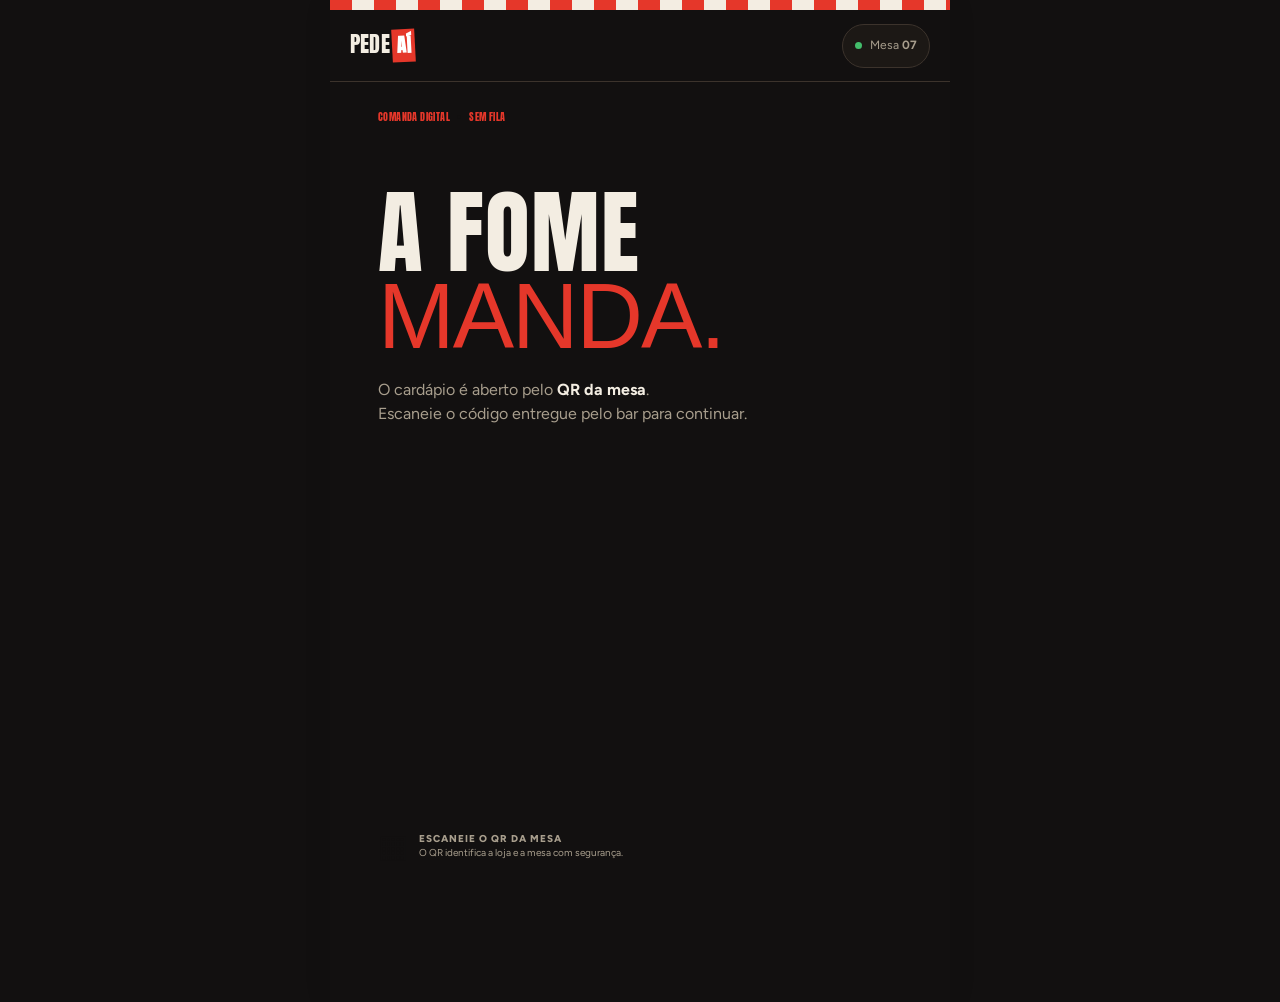
<file: cliente/index.html>
<!doctype html>
<html lang="pt-BR">
<head>
  <meta charset="utf-8">
  <meta name="viewport" content="width=device-width, initial-scale=1, viewport-fit=cover">
  <meta name="theme-color" content="#E5372A">
  <meta name="description" content="PedeAí Cliente — peça direto da mesa.">
  <title>PedeAí Cliente</title>
  <link rel="manifest" href="manifest.webmanifest">
  <link rel="preconnect" href="https://fonts.googleapis.com">
  <link rel="preconnect" href="https://fonts.gstatic.com" crossorigin>
  <link rel="stylesheet" href="https://fonts.googleapis.com/css2?family=Anton&family=Figtree:wght@400;500;600;700;800;900&family=Spline+Sans+Mono:wght@500;600;700&display=swap">
  <link rel="stylesheet" href="styles.css">
</head>
<body>
  <div class="app-shell">
    <div class="awning" aria-hidden="true"></div>
    <header class="topbar">
      <div class="brand-mark" aria-label="PedeAí"><span>PEDE</span><strong>AÍ</strong></div>
      <button class="table-chip" data-action="change-table" aria-label="Trocar mesa"><span class="status-dot"></span> Mesa <b id="table-number" data-table-number>07</b></button>
    </header>

    <main>
      <section id="welcome-view" class="view welcome-view" aria-labelledby="welcome-title">
        <div class="stamp">COMANDA DIGITAL <span>•</span> SEM FILA</div>
        <h1 id="welcome-title">A fome<br><em>manda.</em></h1>
        <p class="welcome-copy">Você está na mesa <strong data-table-number>07</strong>.<br>Escolha, peça e acompanhe tudo por aqui.</p>
        <button class="primary-button hero-button" data-action="enter-menu">Abrir cardápio <span>→</span></button>
        <div class="demo-note"><span class="qr-mini">▦</span><span>ESCANEIE O QR DA MESA<br><small>O QR identifica a loja e a mesa com segurança.</small></span></div>
        <button class="owner-link" data-action="show-owner">Sou do bar <span>ver operação →</span></button>
      </section>

      <section id="identify-view" class="view identify-view" hidden aria-labelledby="identify-title">
        <div class="section-kicker">ANTES DO CARDÁPIO</div>
        <h1 id="identify-title">Como podemos<br><em>te chamar?</em></h1>
        <p class="identify-copy">Usamos estes dados apenas como cortesia nesta mesa. Isto não cria conta, não é senha e não dá acesso a outras comandas.</p>
        <form id="identity-form" class="identity-form"><label>Seu nome<input id="guest-name" name="guest_name" type="text" minlength="2" maxlength="80" autocomplete="name" required></label><label>Seu telefone<input id="guest-phone" name="guest_phone" type="tel" inputmode="tel" autocomplete="tel" required></label><p class="privacy-note">Privacidade: o telefone fica restrito ao atendimento desta mesa e não aparece no cardápio público.</p><button class="primary-button full-button" data-action="confirm-identity" type="submit">Continuar para o cardápio <span>→</span></button></form>
      </section>

      <section id="owner-view" class="view owner-view" hidden aria-labelledby="owner-title">
        <button class="back-link" data-action="back-welcome">← voltar</button>
        <div class="section-kicker">PAINEL OPERACIONAL</div>
        <h1 id="owner-title">Menos balcão.<br><em>Mais giro.</em></h1>
        <p class="owner-copy">O cliente pede sozinho. A equipe recebe tudo organizado e foca no que importa: preparar e entregar.</p>
        <div class="metric-grid"><article><strong>38</strong><span>pedidos digitais</span><small>hoje</small></article><article><strong>08<small>min</small></strong><span>tempo médio</span><small>↓ 21% vs. ontem</small></article><article><strong>04</strong><span>chamadas</span><small>garçom</small></article></div>
        <div class="owner-card"><div><span class="live-label">● OPERAÇÃO AGORA</span><h3>Fila mais previsível</h3><p>Pedidos chegam com mesa, adicionais e horário — direto para a cozinha.</p></div><div class="mini-bars"><i style="height:42%"></i><i style="height:65%"></i><i style="height:53%"></i><i style="height:84%"></i><i style="height:70%"></i><i style="height:95%"></i></div></div>
        <div class="owner-proof"><span>✓</span><div><b>Cliente não precisa chamar</b><small>Comanda digital reduz interrupções no salão.</small></div></div><div class="owner-proof"><span>✓</span><div><b>Pedido chega completo</b><small>Adicionais ficam registrados, sem retrabalho.</small></div></div>
        <div class="operator-heading"><div><div class="section-kicker">CENTRAL DO SALÃO</div><h2>Pedidos para <em>liberar.</em></h2></div><button class="refresh-button" data-action="show-operator">↻ atualizar</button></div>
        <div id="operator-queue" class="operator-queue"></div>
        <div class="operator-heading"><div><div class="section-kicker">CHAMADAS DE SERVIÇO</div><h2>Atenção <em>agora.</em></h2></div></div>
        <div id="service-calls-queue" class="operator-queue"></div>
        <button class="primary-button full-button" data-action="enter-menu">Experimentar como cliente <span>→</span></button>
      </section>

      <section id="menu-view" class="view menu-view" hidden aria-labelledby="menu-title">
        <div class="section-kicker">MESA <span data-table-number>07</span> · BAR DO BECO</div>
        <div class="menu-heading"><div><h1 id="menu-title">Bora <em>comer.</em></h1><p>Escolha seus favoritos.</p></div><button class="icon-button" data-action="show-cart" aria-label="Abrir comanda">▤<span id="order-badge" hidden>!</span></button></div>
        <label class="search-box"><span aria-hidden="true">⌕</span><input id="search-input" aria-label="Buscar no cardápio" type="search" placeholder="Buscar no cardápio" autocomplete="off"><kbd>/</kbd></label>
        <nav id="category-list" class="category-list" aria-label="Categorias"></nav>
        <div id="menu-list" class="menu-list"></div>
        <div id="empty-state" class="empty-state" hidden>Nada por aqui. Tente outro termo.</div>
      </section>
    </main>

    <footer id="quick-actions" class="quick-actions" hidden>
      <button data-action="call-waiter"><span>♟</span> Chamar garçom</button>
      <button data-action="request-close"><span>▣</span> Pedir fechamento</button>
    </footer>

    <button id="cart-bar" class="cart-bar" data-action="show-cart" hidden><span><b id="cart-count">0</b> itens na comanda</span><strong id="cart-total">R$ 0,00</strong><span>→</span></button>
  </div>

  <div id="product-modal" class="modal-backdrop" hidden>
    <section class="modal product-modal" role="dialog" aria-modal="true" aria-labelledby="product-title">
      <button class="close-button" data-action="close-modal" aria-label="Fechar">×</button>
      <div id="product-art" class="product-art"></div>
      <div class="modal-content"><div class="section-kicker" id="product-category"></div><h2 id="product-title"></h2><p id="product-description"></p><div id="extras-list" class="extras-list"></div><div class="modal-footer"><strong id="product-price"></strong><button class="primary-button" data-action="add-product">Adicionar <span>+</span></button></div></div>
    </section>
  </div>

  <div id="cart-modal" class="modal-backdrop" hidden>
    <section class="modal cart-modal" role="dialog" aria-modal="true" aria-labelledby="cart-title"><button class="close-button" data-action="close-modal" aria-label="Fechar">×</button><div class="modal-content"><div class="section-kicker">MESA <span data-table-number>07</span></div><h2 id="cart-title">Sua <em>comanda.</em></h2><div class="people-head"><div><b>Quem está pedindo?</b><small>Separe a conta sem separar a mesa.</small></div><button class="split-button" data-action="add-person">+ pessoa</button></div><div id="people-list" class="people-list" role="tablist" aria-label="Pessoas da mesa"></div><div id="cart-list" class="cart-list"></div><div class="cart-summary"><span>Total da mesa</span><strong id="cart-modal-total">R$ 0,00</strong></div><div class="split-total"><span><b id="active-person-label">Minha conta</b> <small>nesta pessoa</small></span><strong id="active-person-total">R$ 0,00</strong></div><button class="primary-button full-button" data-action="submit-order">Enviar pedido <span>→</span></button><p class="fine-print">A cozinha recebe um único pedido da mesa. Na hora de fechar, cada pessoa vê a sua parte.</p></div></section>
  </div>

  <div id="order-modal" class="modal-backdrop" hidden>
    <section class="modal order-modal" role="dialog" aria-modal="true" aria-labelledby="order-title"><button class="close-button" data-action="close-modal" aria-label="Fechar">×</button><div class="modal-content"><div class="order-ticket"><span>PEDIDO <b id="order-number">#—</b></span><span class="order-live">● AO VIVO</span></div><h2 id="order-title">Aguardando <em>garçom.</em></h2><p id="order-subtitle" class="order-subtitle">O pedido só vai para a cozinha depois da aprovação.</p><div id="order-timeline" class="order-timeline"></div><button id="retry-order" class="primary-button full-button" data-action="retry-order" hidden>Reenviar pedido <span>→</span></button><button class="secondary-button full-button" data-action="close-modal">Voltar ao cardápio</button></div></section>
  </div>

  <div id="toast" class="toast" role="status" aria-live="polite"></div>
  <script type="module" src="app.js"></script>
</body>
</html>
</file>
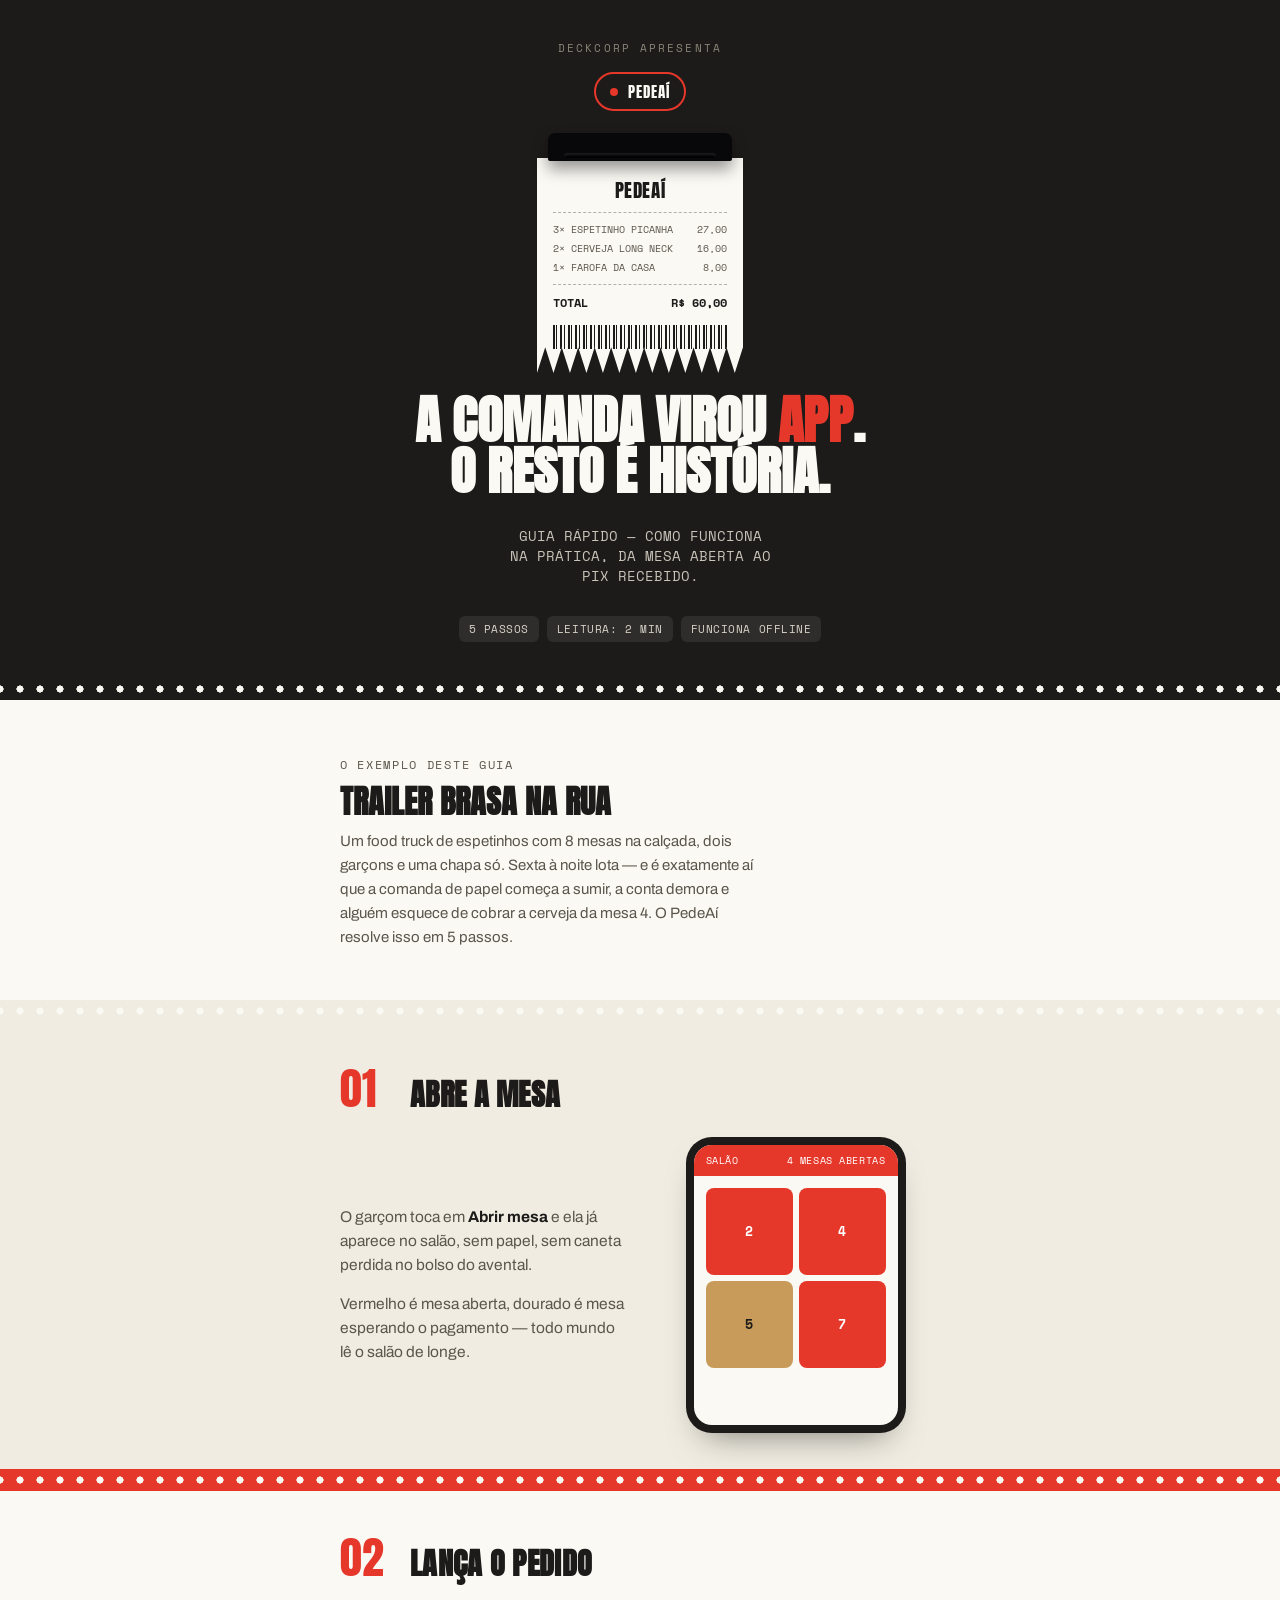
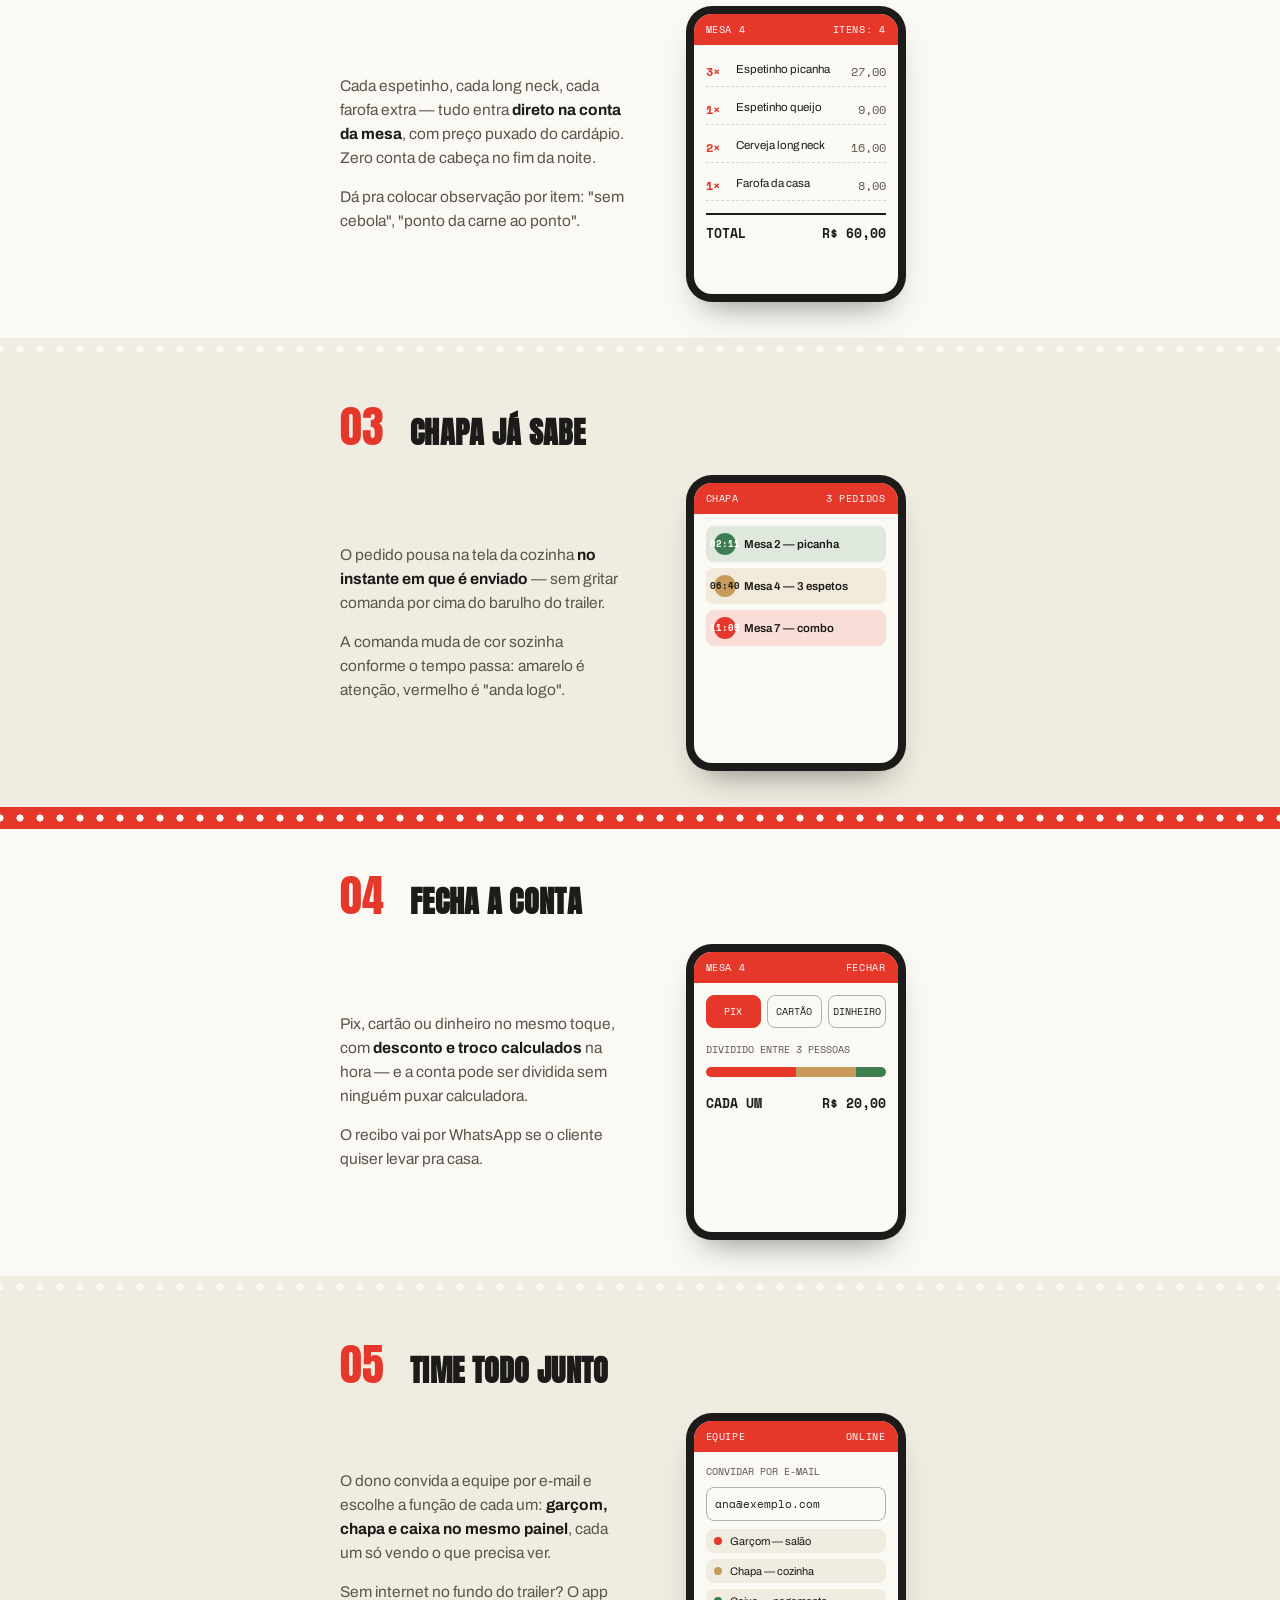
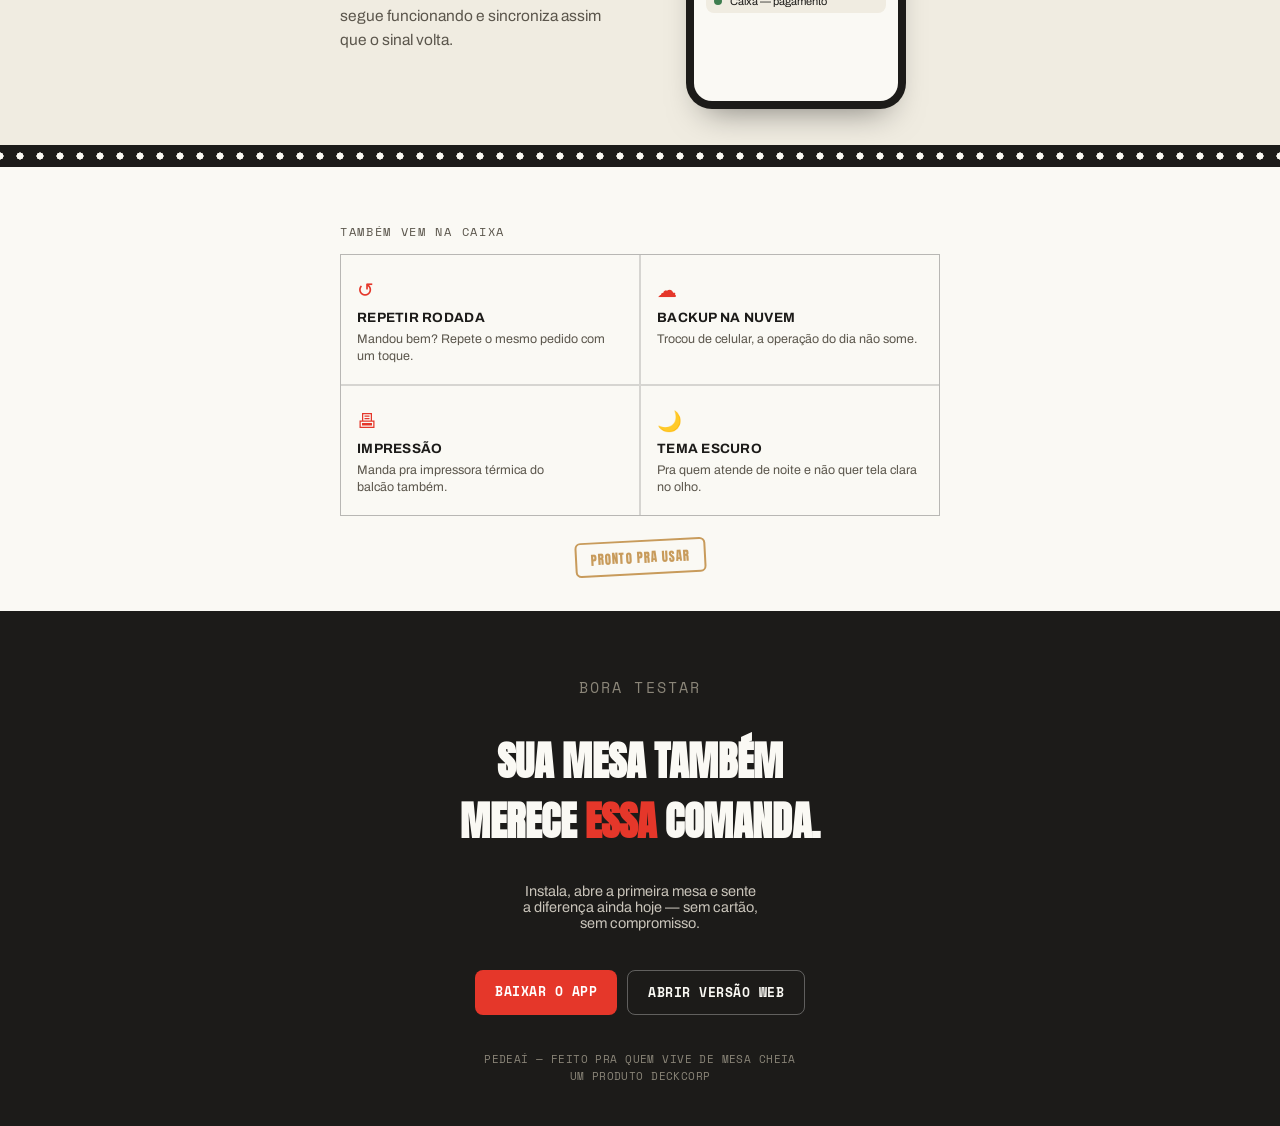
<file: guia.html>
<!doctype html>
<html lang="pt-BR">
<head>
<meta charset="utf-8" />
<meta name="viewport" content="width=device-width, initial-scale=1" />
<title>Como funciona o PedeAí</title>
<link rel="canonical" href="https://pedeai.deckcorp.com.br/guia.html" />
<meta name="description" content="Guia rápido e visual: veja como o PedeAí funciona na prática, da mesa aberta ao Pix recebido." />
<meta name="theme-color" content="#1c1b19" />
<link rel="icon" href="icon.svg" type="image/svg+xml" />
<meta property="og:title" content="Como funciona o PedeAí" />
<meta property="og:description" content="Guia rápido e visual: da mesa aberta ao Pix recebido em 5 passos." />
<meta property="og:type" content="website" />
<meta property="og:url" content="https://pedeai.deckcorp.com.br/guia.html" />
<meta property="og:image" content="https://pedeai.deckcorp.com.br/og-image.jpg" />
<link rel="preconnect" href="https://fonts.googleapis.com" />
<link rel="preconnect" href="https://fonts.gstatic.com" crossorigin />
<style>
@import url('https://fonts.googleapis.com/css2?family=Anton&family=Archivo:wght@400;500;600;700;800&family=Space+Mono:wght@400;700&display=swap');

:root{
  --paper:#FAF9F4;
  --paper-2:#F0ECE1;
  --ink:#1C1B19;
  --ink-soft:#5B564C;
  --red:#E5372A;
  --red-dark:#A8261C;
  --kraft:#C89B5B;
  --green:#3E7D4F;
  --line: rgba(28,27,25,0.16);
  --line-strong: rgba(28,27,25,0.32);
  color-scheme: light dark;
}
@media (prefers-color-scheme: dark){
  :root:not([data-theme="light"]){
    --paper:#1B1918;
    --paper-2:#242220;
    --ink:#F2EEE6;
    --ink-soft:#B8B2A6;
    --red:#FF5A46;
    --red-dark:#FF7A68;
    --kraft:#D9B074;
    --green:#6FBF83;
    --line: rgba(242,238,230,0.16);
    --line-strong: rgba(242,238,230,0.34);
  }
}
:root[data-theme="dark"]{
  --paper:#1B1918;
  --paper-2:#242220;
  --ink:#F2EEE6;
  --ink-soft:#B8B2A6;
  --red:#FF5A46;
  --red-dark:#FF7A68;
  --kraft:#D9B074;
  --green:#6FBF83;
  --line: rgba(242,238,230,0.16);
  --line-strong: rgba(242,238,230,0.34);
}

*{box-sizing:border-box;}
body{
  background:var(--paper);
  color:var(--ink);
  font-family:'Archivo',system-ui,sans-serif;
  margin:0;
  padding-inline:0;
}
::selection{ background:var(--red); color:var(--paper); }

.wrap{
  max-width:640px;
  margin:0 auto;
  padding-inline:20px;
}

h1,h2,h3{ text-wrap:balance; margin:0; }
p{ text-wrap:pretty; }

.eyebrow{
  font-family:'Space Mono',monospace;
  font-size:12px;
  letter-spacing:.14em;
  text-transform:uppercase;
  color:var(--ink-soft);
}

/* ---------- perforation divider ---------- */
.perf{
  height:22px;
  width:100%;
  background:
    radial-gradient(circle at 50% 50%, var(--paper) 0 3.5px, transparent 3.6px) repeat-x;
  background-size:20px 22px;
  background-position: 10px center;
}
.perf.on-red{ background-color:var(--red); }
.perf.on-ink{ background-color:var(--ink); }
.perf.on-paper2{ background-color:var(--paper-2); }

/* ---------- torn edges ---------- */
.torn-bottom{
  clip-path: polygon(
    0% 0%, 100% 0%, 100% 88%,
    96% 100%, 92% 88%, 88% 100%, 84% 88%, 80% 100%, 76% 88%, 72% 100%,
    68% 88%, 64% 100%, 60% 88%, 56% 100%, 52% 88%, 48% 100%, 44% 88%,
    40% 100%, 36% 88%, 32% 100%, 28% 88%, 24% 100%, 20% 88%, 16% 100%,
    12% 88%, 8% 100%, 4% 88%, 0% 100%
  );
  padding-bottom:22px;
}

/* ---------- cover ---------- */
.cover{
  background:var(--ink);
  color:var(--paper);
  padding:40px 20px 0;
  text-align:center;
  overflow:hidden;
}
.cover-inner{ display:flex; flex-direction:column; align-items:center; gap:16px; }
.brand-by{
  font-family:'Space Mono',monospace;
  font-size:10.5px;
  letter-spacing:.2em;
  text-transform:uppercase;
  color:#8A8578;
}
.logo-mark{
  display:inline-flex; align-items:center; gap:10px;
  font-family:'Anton',sans-serif;
  font-size:15px;
  letter-spacing:.06em;
  color:var(--paper);
  border:2px solid var(--red);
  padding:6px 14px;
  border-radius:999px;
}
.logo-mark .dot{ width:8px; height:8px; border-radius:50%; background:var(--red); }

/* printed ticket hero */
.hero-ticket-wrap{ display:flex; flex-direction:column; align-items:center; margin-top:6px; }
.printer{
  width:184px; height:28px;
  background:#08080A;
  border-radius:7px 7px 2px 2px;
  position:relative;
  z-index:2;
  box-shadow:0 8px 16px rgba(0,0,0,.4);
}
.printer-slot{
  position:absolute; left:50%; bottom:3px; transform:translateX(-50%);
  width:152px; height:5px;
  background:#000;
  border-radius:3px;
  box-shadow: inset 0 2px 3px rgba(255,255,255,.12);
}
.hero-ticket{
  width:206px;
  background:var(--paper);
  color:var(--ink);
  margin-top:-3px;
  padding:18px 16px 24px;
  text-align:left;
  z-index:1;
  box-shadow:0 24px 44px -22px rgba(0,0,0,.55);
}
.ht-title{
  font-family:'Anton',sans-serif;
  font-size:19px;
  letter-spacing:.03em;
  text-align:center;
  margin-bottom:8px;
}
.ht-dash{ border-top:1.5px dashed var(--line-strong); margin:7px 0; }
.ht-row{
  display:flex; justify-content:space-between; gap:10px;
  font-family:'Space Mono',monospace;
  font-size:10px;
  padding:2px 0;
  color:var(--ink-soft);
}
.ht-total{ font-weight:700; font-size:12px; color:var(--ink); }
.ht-barcode{
  height:24px;
  margin-top:12px;
  background: repeating-linear-gradient(90deg,
    var(--ink) 0 2px, transparent 2px 3px,
    var(--ink) 3px 4px, transparent 4px 7px,
    var(--ink) 7px 9px, transparent 9px 11px,
    var(--ink) 11px 12px, transparent 12px 15px
  );
}

.cover h1{
  font-family:'Anton',sans-serif;
  font-size:clamp(36px, 9.5vw, 52px);
  line-height:.98;
  color:var(--paper);
  text-transform:uppercase;
  margin-top:6px;
}
.cover h1 em{ font-style:normal; color:var(--red); }
.cover .sub{
  font-family:'Space Mono',monospace;
  font-size:13.5px;
  color:#C9C4BA;
  max-width:32ch;
}
.chip-row{ display:flex; gap:8px; flex-wrap:wrap; justify-content:center; padding-bottom:36px; }
.chip{
  font-family:'Space Mono',monospace;
  font-size:11px;
  letter-spacing:.05em;
  padding:5px 10px;
  border-radius:6px;
  background:rgba(255,255,255,.08);
  color:#D8D3C8;
}

/* ---------- ticket sections ---------- */
.ticket{
  background:var(--paper);
  padding:44px 0 36px;
}
.ticket.alt{ background:var(--paper-2); }
.ticket-head{
  display:flex; align-items:baseline; gap:14px; margin-bottom:20px;
}
.step-no{
  font-family:'Anton',sans-serif;
  font-size:44px;
  line-height:1;
  color:var(--red);
  min-width:56px;
}
.ticket-head h2{
  font-family:'Anton',sans-serif;
  font-size:clamp(22px,6vw,30px);
  text-transform:uppercase;
  letter-spacing:.01em;
}
.ticket-body{ display:grid; gap:22px; }
.ticket-copy p{
  font-size:15.5px;
  line-height:1.55;
  color:var(--ink-soft);
  max-width:46ch;
}
.ticket-copy strong{ color:var(--ink); }

/* ---------- phone mock ---------- */
.phone{
  width:220px;
  border-radius:26px;
  background:var(--ink);
  padding:8px;
  box-shadow: 0 18px 34px -18px rgba(0,0,0,.5);
  margin-inline:auto;
}
.phone-screen{
  background:var(--paper);
  border-radius:18px;
  overflow:hidden;
  min-height:280px;
  display:flex;
  flex-direction:column;
}
.phone-bar{
  background:var(--red);
  color:#fff;
  font-family:'Space Mono',monospace;
  font-size:10px;
  letter-spacing:.06em;
  padding:8px 12px;
  display:flex;
  justify-content:space-between;
}
.phone-content{ padding:12px; flex:1; display:flex; flex-direction:column; gap:8px; }

/* table grid mock */
.table-grid{ display:grid; grid-template-columns:repeat(3,1fr); gap:6px; }
.table-cell{
  aspect-ratio:1;
  border-radius:8px;
  display:flex; align-items:center; justify-content:center;
  font-family:'Space Mono',monospace;
  font-weight:700;
  font-size:13px;
  color:#fff;
}
.t-free{ background: var(--line-strong); color:var(--ink); }
.t-busy{ background:var(--red); }
.t-close{ background:var(--kraft); color:var(--ink); }

/* order list mock */
.order-row{
  display:flex; justify-content:space-between; gap:8px;
  font-size:11.5px;
  padding:6px 0;
  border-bottom:1px dashed var(--line);
}
.order-row .qty{ font-family:'Space Mono',monospace; color:var(--red); font-weight:700; min-width:22px; }
.order-row .name{ flex:1; }
.order-row .price{ font-family:'Space Mono',monospace; color:var(--ink-soft); }
.order-total{
  display:flex; justify-content:space-between;
  font-family:'Space Mono',monospace;
  font-weight:700;
  font-size:13px;
  margin-top:4px;
  padding-top:8px;
  border-top:2px solid var(--ink);
}

/* kitchen ticket mock */
.kitchen-item{
  display:flex; align-items:center; gap:8px;
  padding:7px 8px;
  border-radius:8px;
  font-size:11.5px;
  font-weight:600;
}
.kitchen-item .ring{
  width:22px; height:22px; border-radius:50%;
  display:flex; align-items:center; justify-content:center;
  font-family:'Space Mono',monospace; font-size:9px; font-weight:700; color:#fff;
  flex-shrink:0;
}
.k-ok{ background:rgba(62,125,79,.14); }
.k-ok .ring{ background:var(--green); }
.k-warn{ background:rgba(200,155,91,.16); }
.k-warn .ring{ background:var(--kraft); color:var(--ink); }
.k-late{ background:rgba(229,55,42,.14); }
.k-late .ring{ background:var(--red); }

/* payment mock */
.pay-methods{ display:flex; gap:6px; }
.pay-pill{
  flex:1;
  text-align:center;
  font-family:'Space Mono',monospace;
  font-size:10px;
  padding:8px 4px;
  border-radius:8px;
  border:1.5px solid var(--line-strong);
}
.pay-pill.on{ background:var(--red); color:#fff; border-color:var(--red); }
.split-bar{
  height:10px; border-radius:5px; overflow:hidden; display:flex;
}
.split-bar span:nth-child(1){ background:var(--red); flex:3; }
.split-bar span:nth-child(2){ background:var(--kraft); flex:2; }
.split-bar span:nth-child(3){ background:var(--green); flex:1; }

/* roles mock */
.roles{ display:grid; gap:6px; }
.role-row{
  display:flex; align-items:center; gap:8px;
  font-size:11px;
  padding:6px 8px;
  border-radius:8px;
  background:var(--paper-2);
}
.role-dot{ width:8px; height:8px; border-radius:50%; }

/* ---------- feature grid ---------- */
.grid-features{
  display:grid;
  grid-template-columns:1fr 1fr;
  gap:2px;
  background:var(--line);
  border:1px solid var(--line);
}
.feature{
  background:var(--paper);
  padding:18px 16px;
  display:flex; flex-direction:column; gap:6px;
}
.feature .ico{ font-family:'Anton',sans-serif; font-size:20px; color:var(--red); }
.feature h3{ font-size:13.5px; text-transform:uppercase; letter-spacing:.02em; }
.feature p{ font-size:12.5px; color:var(--ink-soft); line-height:1.4; margin:0; }

/* ---------- stamp ---------- */
.stamp{
  display:inline-flex; align-items:center; gap:8px;
  border:2.5px solid var(--kraft);
  color:var(--kraft);
  font-family:'Anton',sans-serif;
  font-size:13px;
  letter-spacing:.08em;
  text-transform:uppercase;
  padding:6px 14px;
  border-radius:6px;
  transform:rotate(-3deg);
}

/* ---------- closing / CTA ---------- */
.closer{
  background:var(--ink);
  color:var(--paper);
  padding:52px 0 40px;
  text-align:center;
}
.closer .wrap{ display:flex; flex-direction:column; align-items:center; gap:18px; }
.closer h2{
  font-family:'Anton',sans-serif;
  font-size:clamp(28px,7vw,40px);
  text-transform:uppercase;
  color:var(--paper);
}
.closer h2 em{ font-style:normal; color:var(--red); }
.closer p{ color:#C9C4BA; max-width:38ch; font-size:14.5px; }
.cta-row{ display:flex; gap:10px; flex-wrap:wrap; justify-content:center; margin-top:6px; }
.btn{
  font-family:'Space Mono',monospace;
  font-size:12.5px;
  letter-spacing:.04em;
  padding:12px 20px;
  border-radius:8px;
  text-decoration:none;
  font-weight:700;
}
.btn.primary{ background:var(--red); color:#fff; }
.btn.ghost{ border:1.5px solid rgba(255,255,255,.3); color:var(--paper); }
.qr{
  width:88px; height:88px;
  border-radius:10px;
  background:
    repeating-linear-gradient(90deg, var(--paper) 0 6px, transparent 6px 12px),
    repeating-linear-gradient(0deg, var(--paper) 0 6px, transparent 6px 12px);
  background-blend-mode:screen;
  background-color:#000;
  margin-top:8px;
}
.foot-note{
  font-family:'Space Mono',monospace;
  font-size:10.5px;
  color:#8A8578;
  margin-top:18px;
  line-height:1.7;
  letter-spacing:.04em;
}

@media (prefers-reduced-motion:no-preference){
  .ticket-body{ animation:rise .5s ease both; }
  @keyframes rise{ from{ opacity:0; transform:translateY(10px);} to{opacity:1; transform:none;} }
}
</style>
</head>
<body>

<div class="cover">
  <div class="wrap cover-inner">
    <span class="brand-by">DECKCORP APRESENTA</span>
    <span class="logo-mark"><span class="dot"></span>PEDEAÍ</span>

    <div class="hero-ticket-wrap">
      <div class="printer"><div class="printer-slot"></div></div>
      <div class="hero-ticket torn-bottom">
        <div class="ht-title">PEDEAÍ</div>
        <div class="ht-dash"></div>
        <div class="ht-row"><span>3× ESPETINHO PICANHA</span><span>27,00</span></div>
        <div class="ht-row"><span>2× CERVEJA LONG NECK</span><span>16,00</span></div>
        <div class="ht-row"><span>1× FAROFA DA CASA</span><span>8,00</span></div>
        <div class="ht-dash"></div>
        <div class="ht-row ht-total"><span>TOTAL</span><span>R$ 60,00</span></div>
        <div class="ht-barcode"></div>
      </div>
    </div>

    <h1>A comanda virou <em>app</em>.<br>O resto é história.</h1>
    <p class="sub">GUIA RÁPIDO — COMO FUNCIONA NA PRÁTICA, DA MESA ABERTA AO PIX RECEBIDO.</p>
    <div class="chip-row">
      <span class="chip">5 PASSOS</span>
      <span class="chip">LEITURA: 2 MIN</span>
      <span class="chip">FUNCIONA OFFLINE</span>
    </div>
  </div>
</div>
<div class="perf on-ink"></div>

<!-- intro / exemplo -->
<div class="ticket">
  <div class="wrap">
    <p class="eyebrow">O exemplo deste guia</p>
    <h2 style="font-family:'Anton',sans-serif; font-size:clamp(24px,6vw,32px); text-transform:uppercase; margin-top:8px; line-height:1.05;">Trailer Brasa na Rua</h2>
    <p style="color:var(--ink-soft); font-size:15px; line-height:1.6; max-width:46ch; margin-top:10px;">
      Um food truck de espetinhos com 8 mesas na calçada, dois garçons e uma chapa só.
      Sexta à noite lota — e é exatamente aí que a comanda de papel começa a sumir, a conta
      demora e alguém esquece de cobrar a cerveja da mesa 4. O PedeAí resolve isso em 5 passos.
    </p>
  </div>
</div>

<div class="perf on-paper2"></div>

<!-- passo 1 -->
<div class="ticket alt">
  <div class="wrap">
    <div class="ticket-head">
      <span class="step-no">01</span>
      <h2>Abre a mesa</h2>
    </div>
    <div class="ticket-body" style="grid-template-columns:1fr 1fr; align-items:center;">
      <div class="ticket-copy">
        <p>O garçom toca em <strong>Abrir mesa</strong> e ela já aparece no salão, sem papel, sem caneta perdida no bolso do avental.</p>
        <p>Vermelho é mesa aberta, dourado é mesa esperando o pagamento — todo mundo lê o salão de longe.</p>
      </div>
      <div class="phone">
        <div class="phone-screen">
          <div class="phone-bar"><span>SALÃO</span><span>4 MESAS ABERTAS</span></div>
          <div class="phone-content">
            <div class="table-grid" style="grid-template-columns:repeat(2,1fr);">
              <div class="table-cell t-busy">2</div>
              <div class="table-cell t-busy">4</div>
              <div class="table-cell t-close">5</div>
              <div class="table-cell t-busy">7</div>
            </div>
          </div>
        </div>
      </div>
    </div>
  </div>
</div>

<div class="perf on-red"></div>

<!-- passo 2 -->
<div class="ticket">
  <div class="wrap">
    <div class="ticket-head">
      <span class="step-no">02</span>
      <h2>Lança o pedido</h2>
    </div>
    <div class="ticket-body" style="grid-template-columns:1fr 1fr; align-items:center;">
      <div class="phone" style="order:2;">
        <div class="phone-screen">
          <div class="phone-bar"><span>MESA 4</span><span>ITENS: 4</span></div>
          <div class="phone-content">
            <div class="order-row"><span class="qty">3×</span><span class="name">Espetinho picanha</span><span class="price">27,00</span></div>
            <div class="order-row"><span class="qty">1×</span><span class="name">Espetinho queijo</span><span class="price">9,00</span></div>
            <div class="order-row"><span class="qty">2×</span><span class="name">Cerveja long neck</span><span class="price">16,00</span></div>
            <div class="order-row"><span class="qty">1×</span><span class="name">Farofa da casa</span><span class="price">8,00</span></div>
            <div class="order-total"><span>TOTAL</span><span>R$ 60,00</span></div>
          </div>
        </div>
      </div>
      <div class="ticket-copy" style="order:1;">
        <p>Cada espetinho, cada long neck, cada farofa extra — tudo entra <strong>direto na conta da mesa</strong>, com preço puxado do cardápio. Zero conta de cabeça no fim da noite.</p>
        <p>Dá pra colocar observação por item: "sem cebola", "ponto da carne ao ponto".</p>
      </div>
    </div>
  </div>
</div>

<div class="perf on-paper2"></div>

<!-- passo 3 -->
<div class="ticket alt">
  <div class="wrap">
    <div class="ticket-head">
      <span class="step-no">03</span>
      <h2>Chapa já sabe</h2>
    </div>
    <div class="ticket-body" style="grid-template-columns:1fr 1fr; align-items:center;">
      <div class="ticket-copy">
        <p>O pedido pousa na tela da cozinha <strong>no instante em que é enviado</strong> — sem gritar comanda por cima do barulho do trailer.</p>
        <p>A comanda muda de cor sozinha conforme o tempo passa: amarelo é atenção, vermelho é "anda logo".</p>
      </div>
      <div class="phone">
        <div class="phone-screen">
          <div class="phone-bar"><span>CHAPA</span><span>3 PEDIDOS</span></div>
          <div class="phone-content" style="gap:6px;">
            <div class="kitchen-item k-ok"><span class="ring">02:11</span> Mesa 2 — picanha</div>
            <div class="kitchen-item k-warn"><span class="ring">06:40</span> Mesa 4 — 3 espetos</div>
            <div class="kitchen-item k-late"><span class="ring">11:05</span> Mesa 7 — combo</div>
          </div>
        </div>
      </div>
    </div>
  </div>
</div>

<div class="perf on-red"></div>

<!-- passo 4 -->
<div class="ticket">
  <div class="wrap">
    <div class="ticket-head">
      <span class="step-no">04</span>
      <h2>Fecha a conta</h2>
    </div>
    <div class="ticket-body" style="grid-template-columns:1fr 1fr; align-items:center;">
      <div class="phone" style="order:2;">
        <div class="phone-screen">
          <div class="phone-bar"><span>MESA 4</span><span>FECHAR</span></div>
          <div class="phone-content">
            <div class="pay-methods">
              <div class="pay-pill on">PIX</div>
              <div class="pay-pill">CARTÃO</div>
              <div class="pay-pill">DINHEIRO</div>
            </div>
            <p style="font-family:'Space Mono',monospace; font-size:10px; color:var(--ink-soft); margin:6px 0 2px;">DIVIDIDO ENTRE 3 PESSOAS</p>
            <div class="split-bar"><span></span><span></span><span></span></div>
            <div class="order-total" style="border-top:none; padding-top:4px;"><span>CADA UM</span><span>R$ 20,00</span></div>
          </div>
        </div>
      </div>
      <div class="ticket-copy" style="order:1;">
        <p>Pix, cartão ou dinheiro no mesmo toque, com <strong>desconto e troco calculados</strong> na hora — e a conta pode ser dividida sem ninguém puxar calculadora.</p>
        <p>O recibo vai por WhatsApp se o cliente quiser levar pra casa.</p>
      </div>
    </div>
  </div>
</div>

<div class="perf on-paper2"></div>

<!-- passo 5 -->
<div class="ticket alt">
  <div class="wrap">
    <div class="ticket-head">
      <span class="step-no">05</span>
      <h2>Time todo junto</h2>
    </div>
    <div class="ticket-body" style="grid-template-columns:1fr 1fr; align-items:center;">
      <div class="ticket-copy">
        <p>O dono convida a equipe por e-mail e escolhe a função de cada um: <strong>garçom, chapa e caixa no mesmo painel</strong>, cada um só vendo o que precisa ver.</p>
        <p>Sem internet no fundo do trailer? O app segue funcionando e sincroniza assim que o sinal volta.</p>
      </div>
      <div class="phone">
        <div class="phone-screen">
          <div class="phone-bar"><span>EQUIPE</span><span>ONLINE</span></div>
          <div class="phone-content">
            <p style="font-family:'Space Mono',monospace; font-size:10px; color:var(--ink-soft); margin:0;">CONVIDAR POR E-MAIL</p>
            <div style="font-family:'Space Mono',monospace; font-size:10.5px; padding:8px; border:1.5px solid var(--line-strong); border-radius:8px;">ana@exemplo.com</div>
            <div class="roles">
              <div class="role-row"><span class="role-dot" style="background:var(--red);"></span>Garçom — salão</div>
              <div class="role-row"><span class="role-dot" style="background:var(--kraft);"></span>Chapa — cozinha</div>
              <div class="role-row"><span class="role-dot" style="background:var(--green);"></span>Caixa — pagamento</div>
            </div>
          </div>
        </div>
      </div>
    </div>
  </div>
</div>

<div class="perf on-ink"></div>

<!-- extras -->
<div class="ticket">
  <div class="wrap">
    <p class="eyebrow" style="margin-bottom:14px;">Também vem na caixa</p>
    <div class="grid-features">
      <div class="feature"><span class="ico">↺</span><h3>Repetir rodada</h3><p>Mandou bem? Repete o mesmo pedido com um toque.</p></div>
      <div class="feature"><span class="ico">☁</span><h3>Backup na nuvem</h3><p>Trocou de celular, a operação do dia não some.</p></div>
      <div class="feature"><span class="ico">🖶</span><h3>Impressão</h3><p>Manda pra impressora térmica do balcão também.</p></div>
      <div class="feature"><span class="ico">🌙</span><h3>Tema escuro</h3><p>Pra quem atende de noite e não quer tela clara no olho.</p></div>
    </div>
    <div style="text-align:center; margin-top:24px;">
      <span class="stamp">Pronto pra usar</span>
    </div>
  </div>
</div>

<div class="closer">
  <div class="wrap">
    <p class="eyebrow" style="color:#8A8578;">Bora testar</p>
    <h2>Sua mesa também<br>merece <em>essa</em> comanda.</h2>
    <p>Instala, abre a primeira mesa e sente a diferença ainda hoje — sem cartão, sem compromisso.</p>
    <div class="cta-row">
      <a class="btn primary" href="index.html#instalar">BAIXAR O APP</a>
      <a class="btn ghost" href="app/">ABRIR VERSÃO WEB</a>
    </div>
    <div class="foot-note">PEDEAÍ — FEITO PRA QUEM VIVE DE MESA CHEIA<br>UM PRODUTO DECKCORP</div>
  </div>
</div>
</body>
</html>
</file>
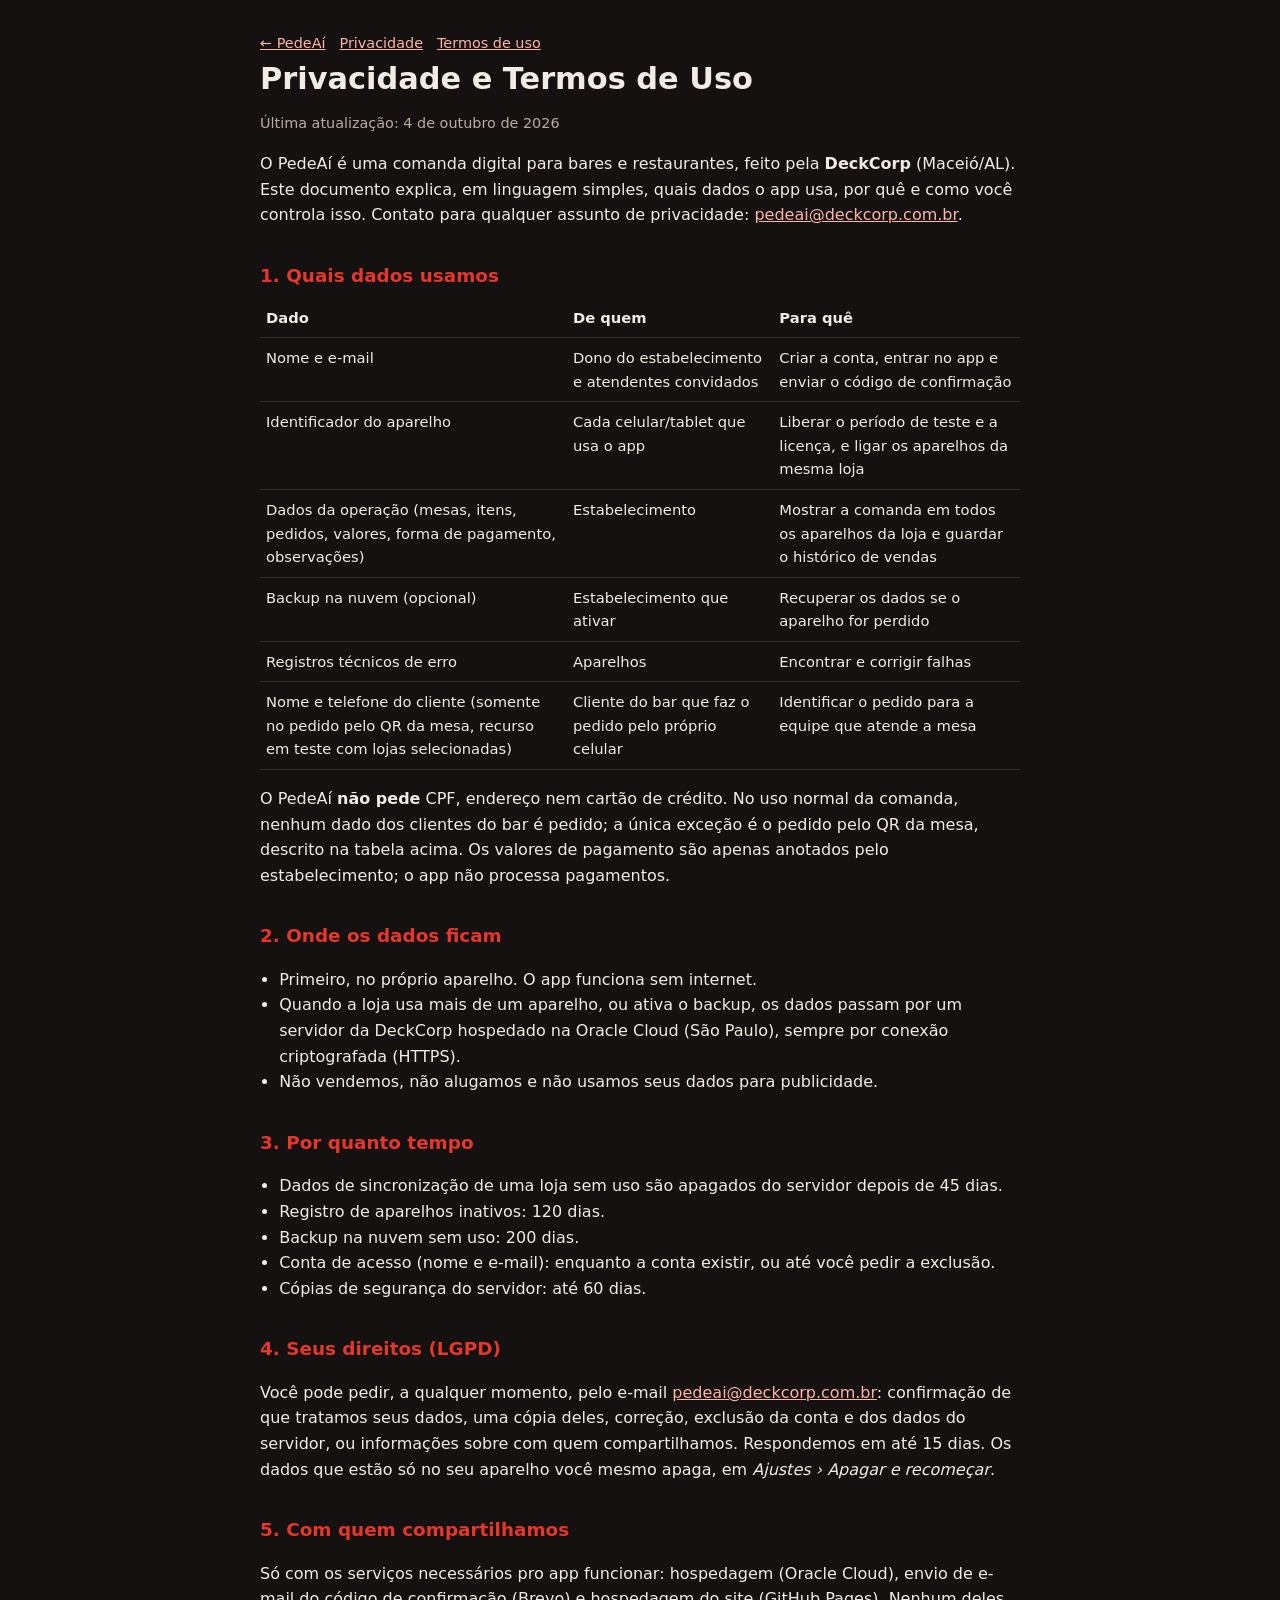
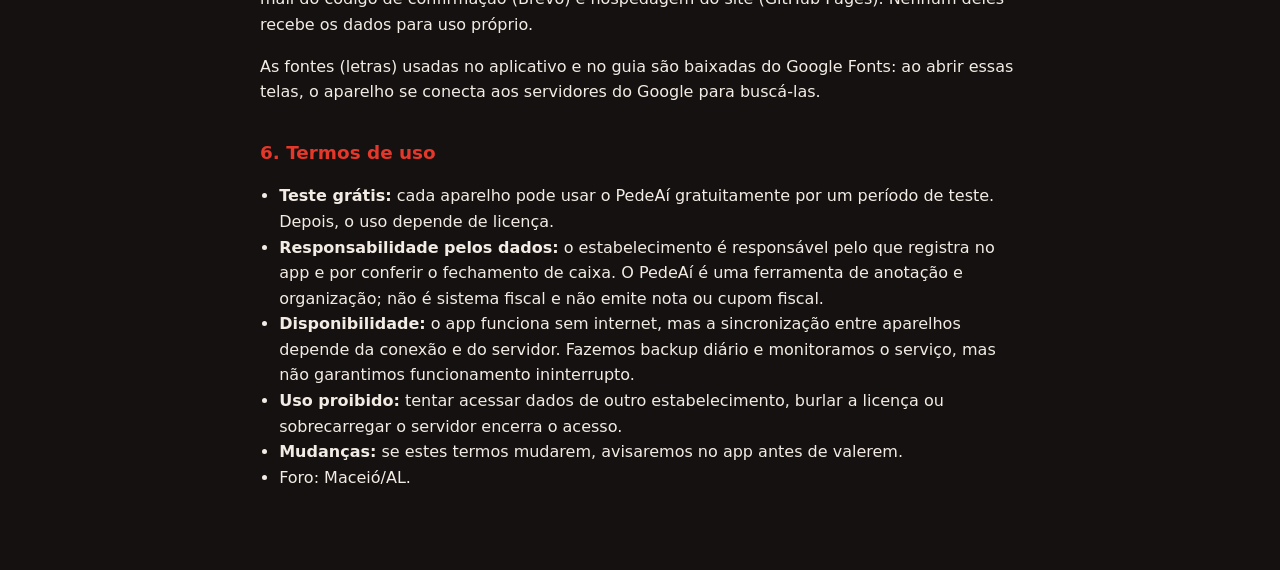
<file: privacidade.html>
<!doctype html>
<html lang="pt-BR">
<head>
<meta charset="utf-8">
<meta name="viewport" content="width=device-width,initial-scale=1">
<title>PedeAí · Privacidade e Termos de Uso</title>
<meta name="robots" content="index,follow">
<style>
  :root{--bg:#141110;--fg:#f3ece4;--muted:#b9ada1;--red:#E5372A;--card:#1e1a18}
  body{margin:0;background:var(--bg);color:var(--fg);font:16px/1.6 system-ui,-apple-system,"Segoe UI",Roboto,sans-serif}
  main{max-width:760px;margin:0 auto;padding:32px 18px 64px}
  h1{font-size:1.9em;line-height:1.2;margin:.2em 0}
  h2{color:var(--red);font-size:1.15em;margin:1.8em 0 .4em}
  p,li{color:var(--fg)} .muted{color:var(--muted);font-size:.9em}
  a{color:#ffb4a8} ul{padding-left:1.2em}
  nav a{margin-right:14px}
  table{width:100%;border-collapse:collapse;font-size:.92em} td,th{border-bottom:1px solid #332c28;padding:8px 6px;text-align:left;vertical-align:top}
  .wrap{overflow-x:auto}
</style>
</head>
<body>
<main>
<nav class="muted"><a href="./">← PedeAí</a><a href="#privacidade">Privacidade</a><a href="#termos">Termos de uso</a></nav>
<h1>Privacidade e Termos de Uso</h1>
<p class="muted">Última atualização: 4 de outubro de 2026</p>

<p>O PedeAí é uma comanda digital para bares e restaurantes, feito pela <strong>DeckCorp</strong> (Maceió/AL).
Este documento explica, em linguagem simples, quais dados o app usa, por quê e como você controla isso.
Contato para qualquer assunto de privacidade: <a href="mailto:pedeai@deckcorp.com.br">pedeai@deckcorp.com.br</a>.</p>

<h2 id="privacidade">1. Quais dados usamos</h2>
<div class="wrap"><table>
<tr><th>Dado</th><th>De quem</th><th>Para quê</th></tr>
<tr><td>Nome e e-mail</td><td>Dono do estabelecimento e atendentes convidados</td><td>Criar a conta, entrar no app e enviar o código de confirmação</td></tr>
<tr><td>Identificador do aparelho</td><td>Cada celular/tablet que usa o app</td><td>Liberar o período de teste e a licença, e ligar os aparelhos da mesma loja</td></tr>
<tr><td>Dados da operação (mesas, itens, pedidos, valores, forma de pagamento, observações)</td><td>Estabelecimento</td><td>Mostrar a comanda em todos os aparelhos da loja e guardar o histórico de vendas</td></tr>
<tr><td>Backup na nuvem (opcional)</td><td>Estabelecimento que ativar</td><td>Recuperar os dados se o aparelho for perdido</td></tr>
<tr><td>Registros técnicos de erro</td><td>Aparelhos</td><td>Encontrar e corrigir falhas</td></tr>
<tr><td>Nome e telefone do cliente (somente no pedido pelo QR da mesa, recurso em teste com lojas selecionadas)</td><td>Cliente do bar que faz o pedido pelo próprio celular</td><td>Identificar o pedido para a equipe que atende a mesa</td></tr>
</table></div>
<p>O PedeAí <strong>não pede</strong> CPF, endereço nem cartão de crédito. No uso normal da comanda, nenhum dado dos clientes do bar é pedido;
a única exceção é o pedido pelo QR da mesa, descrito na tabela acima. Os valores de pagamento
são apenas anotados pelo estabelecimento; o app não processa pagamentos.</p>

<h2>2. Onde os dados ficam</h2>
<ul>
<li>Primeiro, no próprio aparelho. O app funciona sem internet.</li>
<li>Quando a loja usa mais de um aparelho, ou ativa o backup, os dados passam por um servidor da DeckCorp hospedado na Oracle Cloud (São Paulo), sempre por conexão criptografada (HTTPS).</li>
<li>Não vendemos, não alugamos e não usamos seus dados para publicidade.</li>
</ul>

<h2>3. Por quanto tempo</h2>
<ul>
<li>Dados de sincronização de uma loja sem uso são apagados do servidor depois de 45 dias.</li>
<li>Registro de aparelhos inativos: 120 dias.</li>
<li>Backup na nuvem sem uso: 200 dias.</li>
<li>Conta de acesso (nome e e-mail): enquanto a conta existir, ou até você pedir a exclusão.</li>
<li>Cópias de segurança do servidor: até 60 dias.</li>
</ul>

<h2>4. Seus direitos (LGPD)</h2>
<p>Você pode pedir, a qualquer momento, pelo e-mail <a href="mailto:pedeai@deckcorp.com.br">pedeai@deckcorp.com.br</a>:
confirmação de que tratamos seus dados, uma cópia deles, correção, exclusão da conta e dos dados do servidor, ou informações sobre com quem compartilhamos.
Respondemos em até 15 dias. Os dados que estão só no seu aparelho você mesmo apaga, em <em>Ajustes › Apagar e recomeçar</em>.</p>

<h2>5. Com quem compartilhamos</h2>
<p>Só com os serviços necessários pro app funcionar: hospedagem (Oracle Cloud), envio de e-mail do código de confirmação (Brevo) e hospedagem do site (GitHub Pages).
Nenhum deles recebe os dados para uso próprio.</p>
<p>As fontes (letras) usadas no aplicativo e no guia são baixadas do Google Fonts: ao abrir essas telas, o aparelho se conecta aos servidores do Google para buscá-las.</p>

<h2 id="termos">6. Termos de uso</h2>
<ul>
<li><strong>Teste grátis:</strong> cada aparelho pode usar o PedeAí gratuitamente por um período de teste. Depois, o uso depende de licença.</li>
<li><strong>Responsabilidade pelos dados:</strong> o estabelecimento é responsável pelo que registra no app e por conferir o fechamento de caixa. O PedeAí é uma ferramenta de anotação e organização; não é sistema fiscal e não emite nota ou cupom fiscal.</li>
<li><strong>Disponibilidade:</strong> o app funciona sem internet, mas a sincronização entre aparelhos depende da conexão e do servidor. Fazemos backup diário e monitoramos o serviço, mas não garantimos funcionamento ininterrupto.</li>
<li><strong>Uso proibido:</strong> tentar acessar dados de outro estabelecimento, burlar a licença ou sobrecarregar o servidor encerra o acesso.</li>
<li><strong>Mudanças:</strong> se estes termos mudarem, avisaremos no app antes de valerem.</li>
<li>Foro: Maceió/AL.</li>
</ul>
</main>
</body>
</html>
</file>
<file: cliente/styles.css>
:root{--red:#E5372A;--red-deep:#C22A1E;--ink:#121010;--ink-paper:#241c11;--paper:#f5ecdc;--paper-2:#efe4cf;--paper-line:#d8c9ab;--line:var(--paper-line);--muted:#8a7a5c;--cream:#fffaf0;--green:#216b4d;--yellow:#F5C518}*{box-sizing:border-box}[hidden]{display:none!important}html{background:var(--ink)}body{margin:0;background:var(--ink);color:var(--ink-paper);font-family:Arial,Helvetica,sans-serif;min-height:100vh}.app-shell{max-width:560px;min-height:100vh;margin:auto;background:var(--paper);position:relative;padding-bottom:92px;overflow:hidden}.awning{height:10px;background:repeating-linear-gradient(90deg,var(--red) 0 22px,#f3ede2 22px 44px)}.topbar{height:72px;padding:18px 20px;display:flex;align-items:center;justify-content:space-between;border-bottom:1px solid var(--paper-line);background:var(--paper)}.brand-mark{font-family:Impact,"Arial Narrow",Arial,sans-serif;font-weight:400;letter-spacing:-1px;font-size:22px}.brand-mark strong{background:var(--red);color:#fff;padding:3px 5px;margin-left:2px;font-size:19px;transform:rotate(-3deg);display:inline-block}.table-chip{border:1px solid var(--paper-line);background:var(--paper-2);border-radius:99px;padding:8px 12px;font-size:12px;color:var(--muted)}.status-dot{width:7px;height:7px;background:var(--green);display:inline-block;border-radius:50%;margin-right:5px}.view{padding:28px 20px}.welcome-view{min-height:calc(100vh - 72px);display:flex;flex-direction:column;align-items:flex-start;background:radial-gradient(circle at 90% 10%,#f2c8a5 0 8%,transparent 9%),var(--paper)}.stamp,.section-kicker{font-family:Impact,"Arial Narrow",Arial,sans-serif;font-size:10px;letter-spacing:1.7px;font-weight:400;color:var(--red)}.stamp span{color:var(--ink);margin:0 5px}.welcome-view h1{font-size:clamp(60px,17vw,92px);line-height:.84;letter-spacing:-5px;margin:70px 0 22px;font-weight:950}.welcome-view h1 em,.menu-heading h1 em,.modal h2 em{font-style:normal;color:var(--red);font-family:Impact,"Arial Narrow",Arial,sans-serif;letter-spacing:-2px;text-transform:uppercase}.welcome-copy{font-size:16px;line-height:1.5;color:var(--muted);margin:0 0 34px}.welcome-copy strong{color:var(--ink)}button{font:inherit;cursor:pointer}.primary-button{background:var(--red);border:0;border-radius:4px;color:#fff;padding:15px 18px;font-size:14px;font-weight:800;box-shadow:4px 4px 0 #b7211b;transition:transform .15s,box-shadow .15s}.primary-button:active{transform:translate(3px,3px);box-shadow:1px 1px 0 #b7211b}.primary-button span{font-size:20px;margin-left:14px;line-height:0}.hero-button{font-size:16px;padding:17px 20px}.demo-note{display:flex;gap:10px;align-items:center;margin-top:auto;margin-bottom:20px;color:var(--muted);font-size:10px;letter-spacing:1px;font-weight:800}.demo-note small{font-size:10px;letter-spacing:0;font-weight:normal}.qr-mini{font-size:32px;color:var(--ink);line-height:1}.menu-view{padding-top:24px}.menu-heading{display:flex;justify-content:space-between;align-items:start;margin:6px 0 20px}.menu-heading h1,.modal h2{font-size:42px;line-height:.9;letter-spacing:-2.5px;margin:0 0 10px;font-weight:950}.menu-heading p,.order-subtitle{margin:0;color:var(--muted);font-size:14px}.icon-button{border:1px solid var(--line);background:var(--cream);width:42px;height:42px;border-radius:50%;font-size:22px;position:relative}.icon-button span{position:absolute;right:-2px;top:-2px;background:var(--red);color:#fff;border-radius:50%;font-size:11px;width:17px;height:17px}.search-box{background:#ebe6df;border-radius:5px;padding:0 13px;height:48px;display:flex;align-items:center;gap:9px;color:var(--muted)}.search-box span{font-size:25px}.search-box input{background:transparent;border:0;outline:0;font-size:14px;width:100%;color:var(--ink)}kbd{font-size:10px;border:1px solid #c4bbb1;padding:3px 5px;border-radius:3px}.category-list{display:flex;gap:8px;overflow:auto;margin:18px 0 22px;padding-bottom:2px}.category-list button{white-space:nowrap;border:1px solid var(--line);background:transparent;padding:8px 12px;border-radius:99px;color:var(--muted);font-size:12px}.category-list button.active{background:var(--ink);border-color:var(--ink);color:#fff}.menu-list{display:grid;gap:11px}.menu-card{display:grid;grid-template-columns:76px 1fr auto;gap:13px;align-items:center;border:1px solid var(--line);background:var(--cream);padding:10px;border-radius:5px;text-align:left}.food-art{width:76px;height:76px;display:grid;place-items:center;font-size:38px;background:#f2dfca;border-radius:3px;overflow:hidden}.food-art img{width:100%;height:100%;object-fit:cover;display:block}.menu-card h3{margin:0 0 6px;font-size:15px}.menu-card p{margin:0;color:var(--muted);font-size:11px;line-height:1.3}.card-price{align-self:end;font-size:13px;font-weight:800}.add-round{width:30px;height:30px;border:0;background:var(--red);color:#fff;border-radius:50%;font-size:20px}.quick-actions{position:fixed;bottom:0;left:50%;transform:translateX(-50%);max-width:560px;width:100%;display:flex;background:var(--cream);border-top:1px solid var(--line);z-index:3}.quick-actions button{flex:1;background:transparent;border:0;padding:12px 4px;font-size:10px;color:var(--muted);font-weight:700}.quick-actions span{display:block;font-size:19px;color:var(--red);margin-bottom:3px}.cart-bar{position:fixed;bottom:67px;left:50%;transform:translateX(-50%);max-width:520px;width:calc(100% - 32px);z-index:4;background:var(--ink);color:#fff;border:0;border-radius:4px;padding:16px;display:flex;align-items:center;justify-content:space-between;box-shadow:0 5px 18px #0003}.cart-bar b{background:var(--red);border-radius:50%;padding:3px 7px;margin-right:5px}.cart-bar strong{font-size:14px}.modal-backdrop{position:fixed;inset:0;background:#201c1acc;z-index:10;display:grid;align-items:end}.modal{background:var(--paper);width:100%;max-width:560px;margin:auto auto 0;max-height:92vh;overflow:auto;border-radius:15px 15px 0 0;position:relative}.close-button{position:absolute;right:16px;top:14px;border:0;background:#ffffffcc;border-radius:50%;font-size:26px;width:34px;height:34px;z-index:1}.product-art{height:190px;display:grid;place-items:center;font-size:90px;background:#f1d5bb;overflow:hidden}.product-art img{width:100%;height:100%;object-fit:cover;display:block}.modal-content{padding:24px 20px 30px}.modal h2{font-size:38px;margin-top:8px}.modal-content>p{color:var(--muted);line-height:1.45;font-size:14px}.extras-list{border-top:1px solid var(--line);margin-top:20px}.extra-row{display:flex;align-items:center;justify-content:space-between;padding:14px 0;border-bottom:1px solid var(--line);font-size:13px}.extra-row label{display:flex;gap:9px;align-items:center}.extra-row input{accent-color:var(--red);width:18px;height:18px}.extra-price{color:var(--muted);font-size:12px}.modal-footer{display:flex;justify-content:space-between;align-items:center;margin-top:24px}.modal-footer strong{font-size:20px}.full-button{width:100%;margin-top:20px}.secondary-button{border:1px solid var(--ink);background:transparent;padding:14px;color:var(--ink);font-weight:800}.fine-print{font-size:11px!important;text-align:center}.cart-list{display:grid;gap:12px;border-top:1px solid var(--line);padding-top:13px}.cart-row{display:flex;justify-content:space-between;gap:10px;font-size:14px}.cart-row small{display:block;color:var(--muted);font-size:11px;margin-top:4px}.cart-row strong{white-space:nowrap}.cart-summary{display:flex;justify-content:space-between;border-top:2px solid var(--ink);margin-top:22px;padding-top:14px;font-size:15px}.cart-summary strong{font-size:20px}.order-ticket{display:flex;justify-content:space-between;font-size:11px;letter-spacing:1px;font-weight:800}.order-live{color:var(--green)}.order-modal h2{margin-top:45px}.order-timeline{margin:28px 0 20px;border-left:2px solid var(--line);padding-left:22px}.timeline-item{position:relative;padding-bottom:27px;color:#aaa}.timeline-item:before{content:'';position:absolute;width:12px;height:12px;border:2px solid #bbb;background:var(--paper);border-radius:50%;left:-30px;top:0}.timeline-item.done{color:var(--ink)}.timeline-item.done:before{background:var(--red);border-color:var(--red)}.timeline-item.current{color:var(--red);font-weight:800}.timeline-item.current:before{background:var(--red);border-color:var(--red);box-shadow:0 0 0 5px #e5372a22}.timeline-item b{display:block;font-size:15px}.timeline-item small{font-weight:normal;font-size:11px;color:var(--muted)}.toast{position:fixed;left:50%;bottom:105px;transform:translate(-50%,20px);background:var(--ink);color:#fff;padding:13px 16px;border-radius:4px;font-size:12px;z-index:20;opacity:0;pointer-events:none;transition:.2s;white-space:nowrap}.toast.show{opacity:1;transform:translate(-50%,0)}.empty-state{text-align:center;color:var(--muted);padding:45px 0}.owner-link{border:0;background:transparent;color:var(--muted);font-size:12px;font-weight:800;padding:12px 0}.owner-link span{color:var(--red);margin-left:8px}.back-link{border:0;background:transparent;color:var(--muted);padding:0 0 36px;font-size:12px;font-weight:800}.owner-view h1{font-size:48px;line-height:.88;letter-spacing:-3px;margin:48px 0 18px;font-weight:950}.owner-view h1 em{font-style:normal;color:var(--red);font-family:Georgia,serif}.owner-copy{color:var(--muted);font-size:14px;line-height:1.5;max-width:390px}.metric-grid{display:grid;grid-template-columns:repeat(3,1fr);gap:8px;margin:28px 0}.metric-grid article{background:var(--ink);color:#fff;border-radius:4px;padding:14px 10px;min-height:112px;display:flex;flex-direction:column}.metric-grid strong{font-size:30px;letter-spacing:-1px}.metric-grid strong small{font-size:12px;margin-left:3px;letter-spacing:0}.metric-grid span{font-size:11px;margin-top:5px;font-weight:700}.metric-grid article small{font-size:10px;color:#bdb5ad;margin-top:auto}.owner-card{background:#ecd9c5;border-radius:5px;padding:16px;display:flex;justify-content:space-between;gap:10px}.live-label{color:var(--green);font-size:10px;font-weight:800;letter-spacing:1px}.owner-card h3{font-size:17px;margin:14px 0 5px}.owner-card p{font-size:12px;color:#6d625a;line-height:1.4;margin:0;max-width:210px}.mini-bars{display:flex;align-items:end;gap:4px;height:100px;width:70px}.mini-bars i{display:block;background:var(--red);width:8px;border-radius:2px 2px 0 0}.owner-proof{display:flex;gap:12px;border-bottom:1px solid var(--line);padding:17px 0}.owner-proof>span{color:var(--red);font-size:18px;font-weight:900}.owner-proof b,.owner-proof small{display:block}.owner-proof b{font-size:13px}.owner-proof small{font-size:11px;color:var(--muted);margin-top:4px}@media(min-width:600px){.app-shell{box-shadow:0 0 30px #0001}.welcome-view{padding-left:48px;padding-right:48px}}.people-head{display:flex;align-items:center;justify-content:space-between;gap:12px;margin:20px 0 10px;padding:12px;background:var(--paper-2);border:1px dashed var(--paper-line)}.people-head b,.people-head small{display:block}.people-head b{font-size:13px}.people-head small{font-size:10px;color:var(--muted);margin-top:4px}.split-button{border:1px solid var(--red);background:transparent;color:var(--red);padding:8px 10px;border-radius:4px;font-size:11px;font-weight:800;white-space:nowrap}.people-list{display:flex;gap:7px;overflow:auto;padding:2px 0 14px}.person-chip{border:1px solid var(--paper-line);background:var(--cream);color:var(--muted);border-radius:4px;padding:8px 10px;font-size:11px;white-space:nowrap}.person-chip small{display:block;font-size:10px;margin-top:3px;color:var(--ink-paper)}.person-chip.active{background:var(--red);border-color:var(--red);color:#fff}.person-chip.active small{color:#fff}.split-total{display:flex;justify-content:space-between;align-items:center;border-top:1px dashed var(--paper-line);margin-top:14px;padding-top:12px;font-size:12px}.split-total b{font-size:13px}.split-total small{display:block;color:var(--muted);font-size:10px;margin-top:3px}.split-total strong{font-size:18px;color:var(--red)}

.operator-heading{display:flex;justify-content:space-between;align-items:end;margin:32px 0 12px}.operator-heading h2{font-size:30px;line-height:.95;margin:4px 0 0}.operator-heading h2 em{font-style:normal;color:var(--red)}.refresh-button{border:1px solid var(--paper-line);background:transparent;color:var(--muted);border-radius:99px;padding:7px 10px;font-size:11px}.search-box input:focus-visible,.primary-button:focus-visible,.secondary-button:focus-visible,.icon-button:focus-visible,.close-button:focus-visible,.category-list button:focus-visible,.person-chip:focus-visible,.add-round:focus-visible{outline:3px solid var(--red);outline-offset:3px}.add-round,.close-button{min-width:44px;min-height:44px}.operator-order,.operator-empty{background:var(--cream);border:1px solid var(--paper-line);padding:16px;margin-bottom:24px;box-shadow:3px 3px 0 var(--paper-line)}.operator-order-top{display:flex;justify-content:space-between;align-items:start}.operator-order-top h3{margin:6px 0 0;font-size:22px}.operator-order-top>strong{font-size:20px}.operator-meta{display:flex;gap:10px;flex-wrap:wrap;border-top:1px dashed var(--paper-line);border-bottom:1px dashed var(--paper-line);padding:10px 0;margin:12px 0;color:var(--muted);font-size:11px}.operator-items>div{display:flex;justify-content:space-between;gap:10px;padding:9px 0;border-bottom:1px solid var(--paper-2)}.operator-items b,.operator-items small{display:block}.operator-items small,.operator-empty small{color:var(--muted);font-size:11px;margin-top:4px}.operator-items strong{white-space:nowrap}.operator-actions{display:flex;gap:8px;margin-top:16px}.operator-actions button{flex:1;padding:12px 8px;font-size:11px}.operator-empty{display:flex;gap:12px;align-items:center;color:var(--green)}.operator-empty>span{font-size:24px}.operator-empty b{display:block;color:var(--ink-paper)}

/* Base oficial PedeAí — energia de rua. As telas do cliente reutilizam o mesmo sistema visual do app do lojista. */
:root{--red:#E5372A;--red-deep:#C22A1E;--ink:#121010;--ink-2:#1C1815;--ink-3:#29231E;--ink-4:#37302A;--line:#3C332C;--bone:#F3EDE2;--bone-dim:#A89E8D;--bone-faint:#6D6355;--paper:#F3EDE2;--paper-2:#29231E;--paper-line:#3C332C;--paper-ink:#F3EDE2;--paper-faint:#A89E8D;--cream:#1C1815;--muted:#A89E8D;--green:#43BD6B;--yellow:#F5C518}
body{background:var(--ink);color:var(--bone);font-family:"Figtree",system-ui,-apple-system,"Segoe UI",sans-serif;line-height:1.4}
.identify-view{min-height:calc(100vh - 72px);background:var(--ink);color:var(--bone)}.identify-view h1{font-family:"Anton","Figtree",sans-serif;font-size:48px;line-height:.92;margin:34px 0 18px;text-transform:uppercase}.identify-view h1 em{color:var(--red);font-style:normal}.identify-copy,.privacy-note{color:var(--bone-dim);font-size:14px;line-height:1.5}.identity-form{display:grid;gap:16px;margin-top:28px}.identity-form label{display:grid;gap:7px;font-weight:700;font-size:13px}.identity-form input{background:var(--ink-2);border:1px solid var(--line);border-radius:8px;color:var(--bone);font:inherit;padding:14px;min-height:48px}.privacy-note{font-size:12px;margin:0}
.app-shell{background:var(--ink);padding-bottom:calc(92px + env(safe-area-inset-bottom,0px));max-width:620px}
.topbar{height:72px;padding:calc(18px + env(safe-area-inset-top,0px)) 20px 18px;background:var(--ink);border-bottom:1px solid var(--line);color:var(--bone)}
.brand-mark,.stamp,.section-kicker,.live-label{font-family:"Anton","Figtree",sans-serif;text-transform:uppercase;letter-spacing:.04em}
.brand-mark{font-size:22px;letter-spacing:.01em}.table-chip{background:var(--ink-2);border-color:var(--line);color:var(--bone-dim);min-height:44px}
.welcome-view,.menu-view,.owner-view{background:var(--ink);color:var(--bone)}
.welcome-copy,.menu-heading p,.order-subtitle{color:var(--bone-dim)}
.welcome-copy strong,.menu-card h3,.card-price,.modal h2,.modal-footer strong,.cart-row strong,.cart-summary,.cart-summary strong,.split-total,.operator-order-top h3,.operator-order-top>strong{color:var(--bone)}
.welcome-view h1,.menu-heading h1,.modal h2,.owner-view h1{font-family:"Anton","Figtree",sans-serif;font-weight:400;text-transform:uppercase;letter-spacing:.01em}
.search-box{background:var(--ink-2);border:1px solid var(--line);color:var(--bone-dim)}.search-box input{color:var(--bone);font-family:"Figtree",sans-serif}.search-box input::placeholder{color:var(--bone-faint)}
.category-list button{border-color:var(--line);background:transparent;color:var(--bone-dim);min-height:44px}.category-list button.active{background:var(--red);border-color:var(--red-deep);color:#fff}
.menu-card,.operator-order,.operator-empty,.people-head{background:var(--ink-2);border-color:var(--line);box-shadow:0 1px 2px #0005;color:var(--bone)}
.menu-card p,.cart-row small,.people-head small,.split-total small,.operator-meta,.operator-items small,.owner-copy,.owner-proof small{color:var(--bone-dim)}
.food-art{background:var(--ink-3)}.add-round{width:44px;height:44px;background:var(--red);font-size:22px}
.quick-actions{background:var(--ink-2);border-color:var(--line);padding-bottom:env(safe-area-inset-bottom,0px)}.quick-actions button{color:var(--bone-dim);min-height:54px}.quick-actions span{color:var(--red)}
.cart-bar{background:var(--red);box-shadow:0 8px 24px #0008;bottom:calc(67px + env(safe-area-inset-bottom,0px));min-height:54px}
.modal-backdrop{background:#000b}.modal{background:var(--ink-2);color:var(--bone);border-radius:18px 18px 0 0;border:1px solid var(--line)}.modal-content>p,.extra-price{color:var(--bone-dim)}.close-button{background:var(--ink-3);color:var(--bone);width:44px;height:44px}.product-art{background:var(--ink-3)}.extras-list,.extra-row,.cart-list,.cart-summary,.split-total{border-color:var(--line)}.extra-row{color:var(--bone)}
.secondary-button,.split-button,.refresh-button,.owner-link,.back-link{border-color:var(--line);color:var(--bone-dim)}.secondary-button{background:transparent}.primary-button{border-radius:14px;min-height:50px;background:var(--red);border:2px solid var(--red-deep);box-shadow:none}.primary-button:active{box-shadow:none}.fine-print{color:var(--bone-faint)}
.metric-grid article{background:var(--ink-2);border:1px solid var(--line)}.owner-card{background:var(--ink-2);border:1px solid var(--line)}.owner-card p{color:var(--bone-dim)}.owner-proof{border-color:var(--line)}
.toast{bottom:calc(105px + env(safe-area-inset-bottom,0px));background:var(--bone);color:var(--ink)}
</file>
